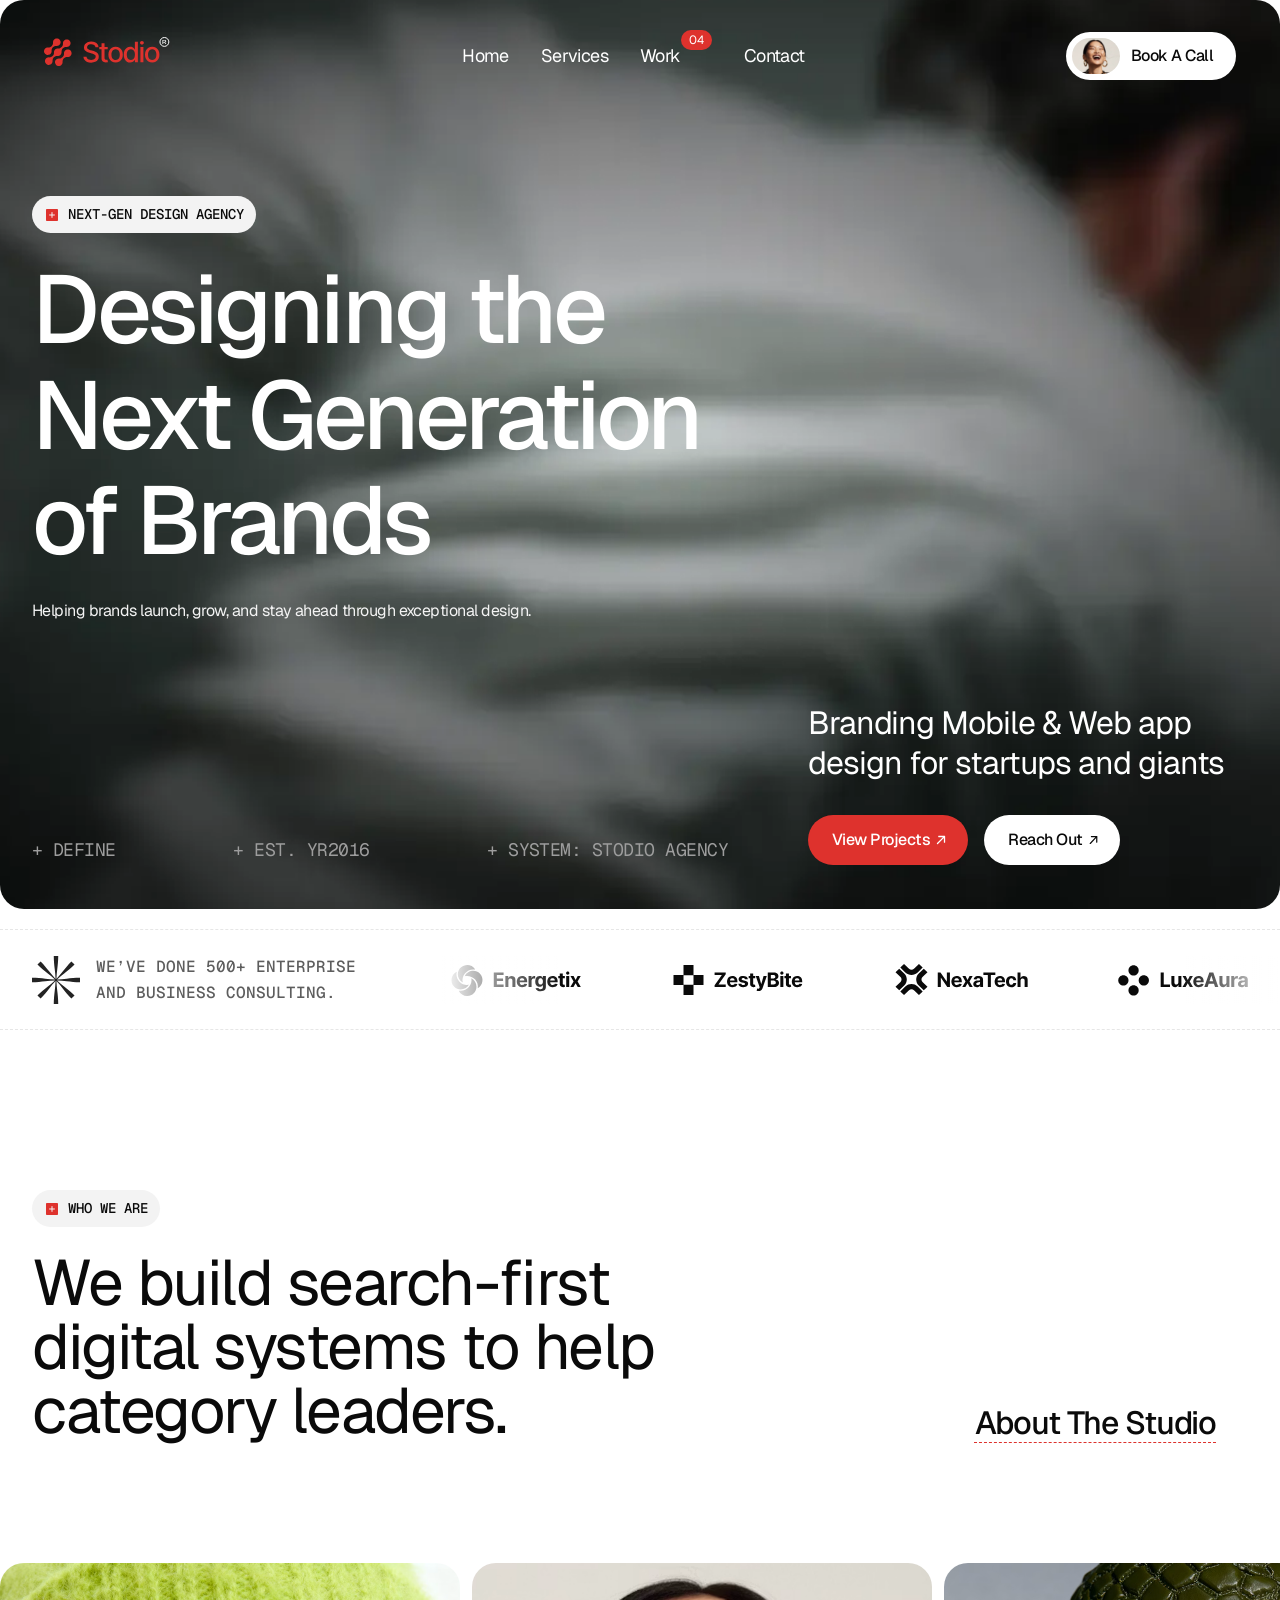
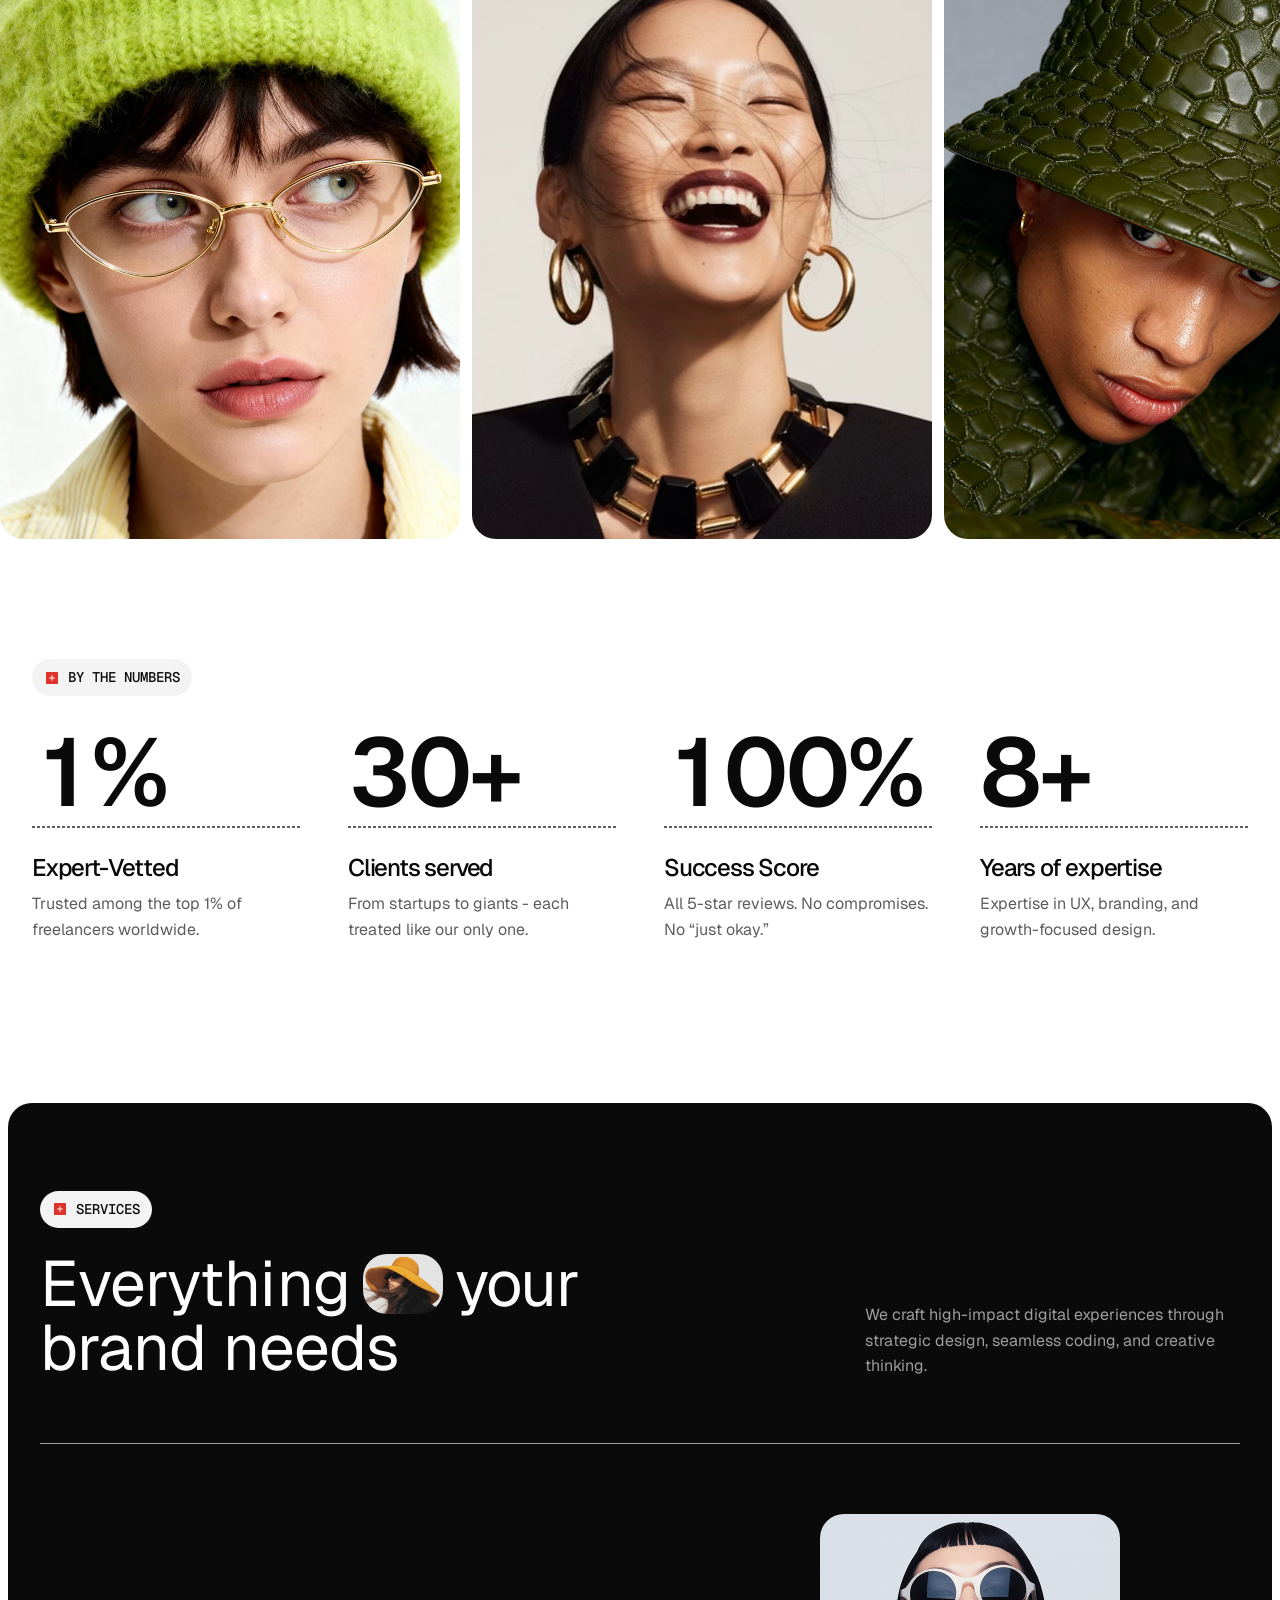
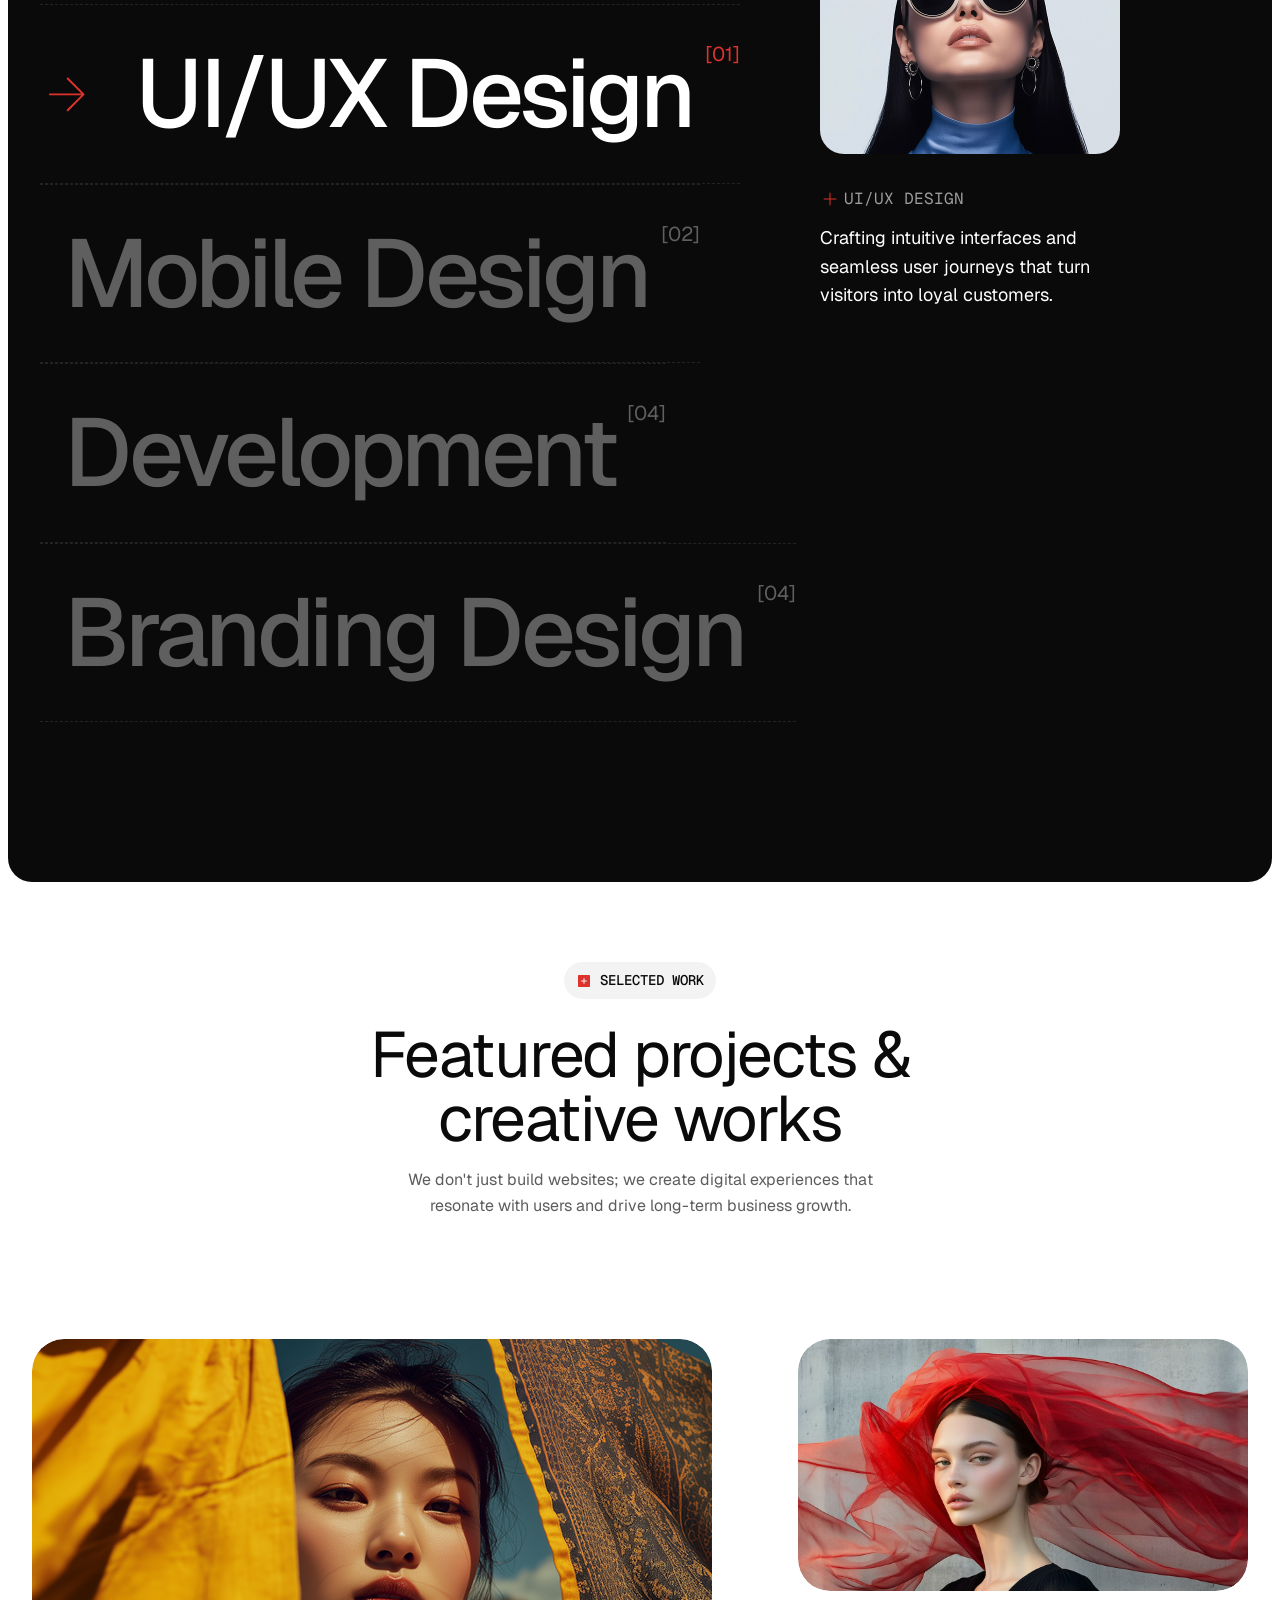
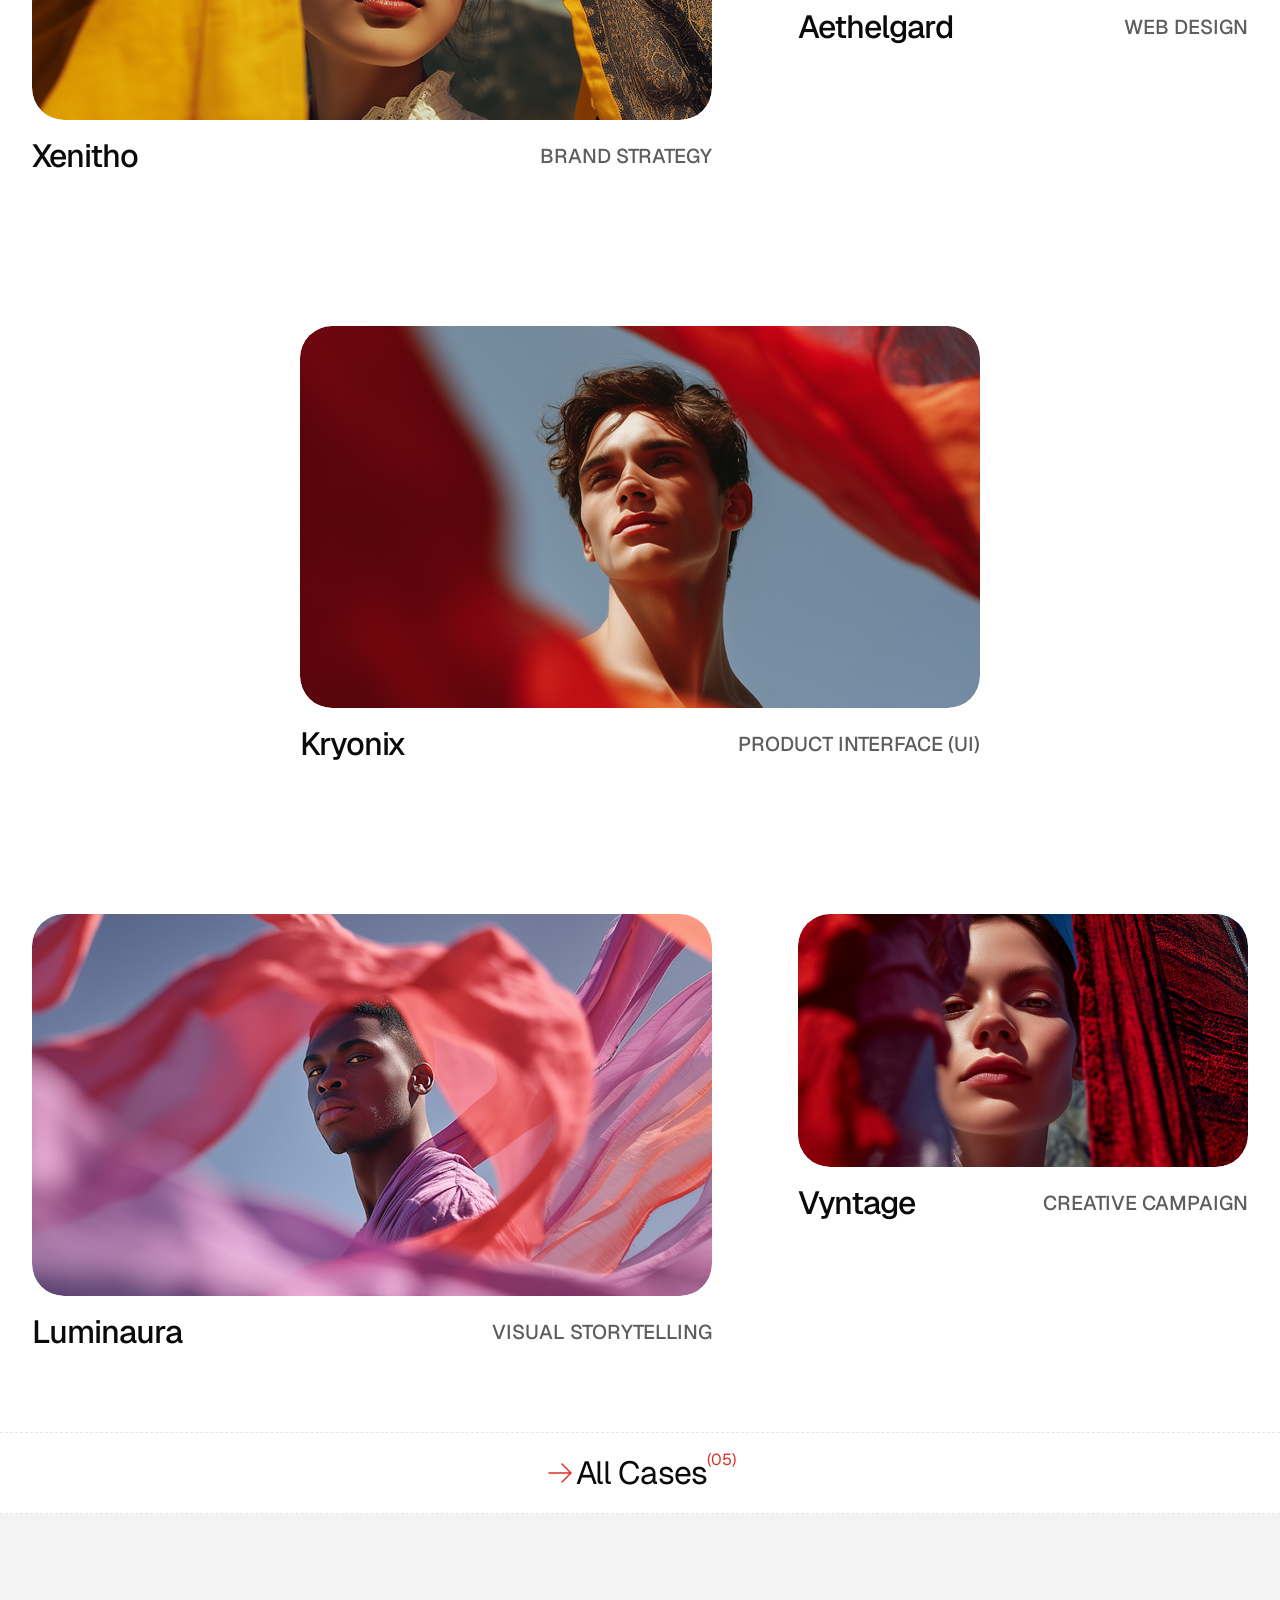
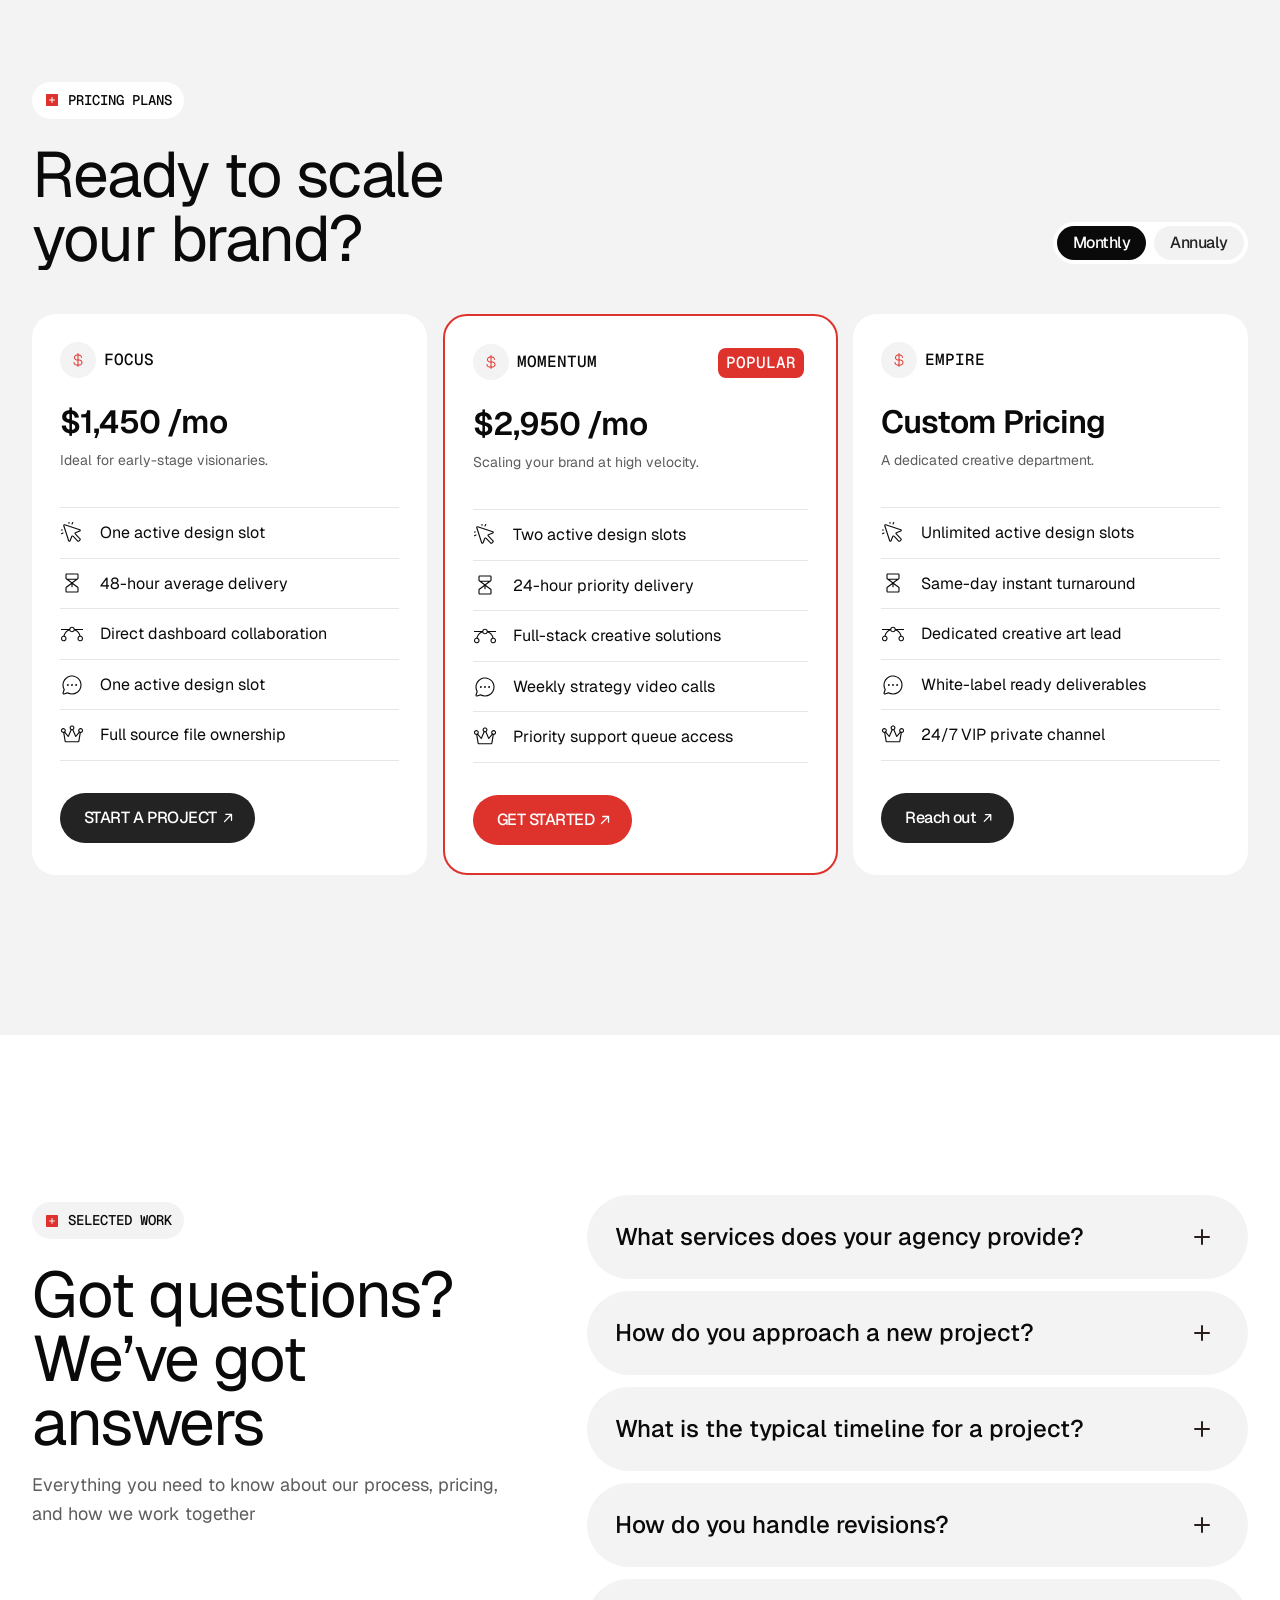
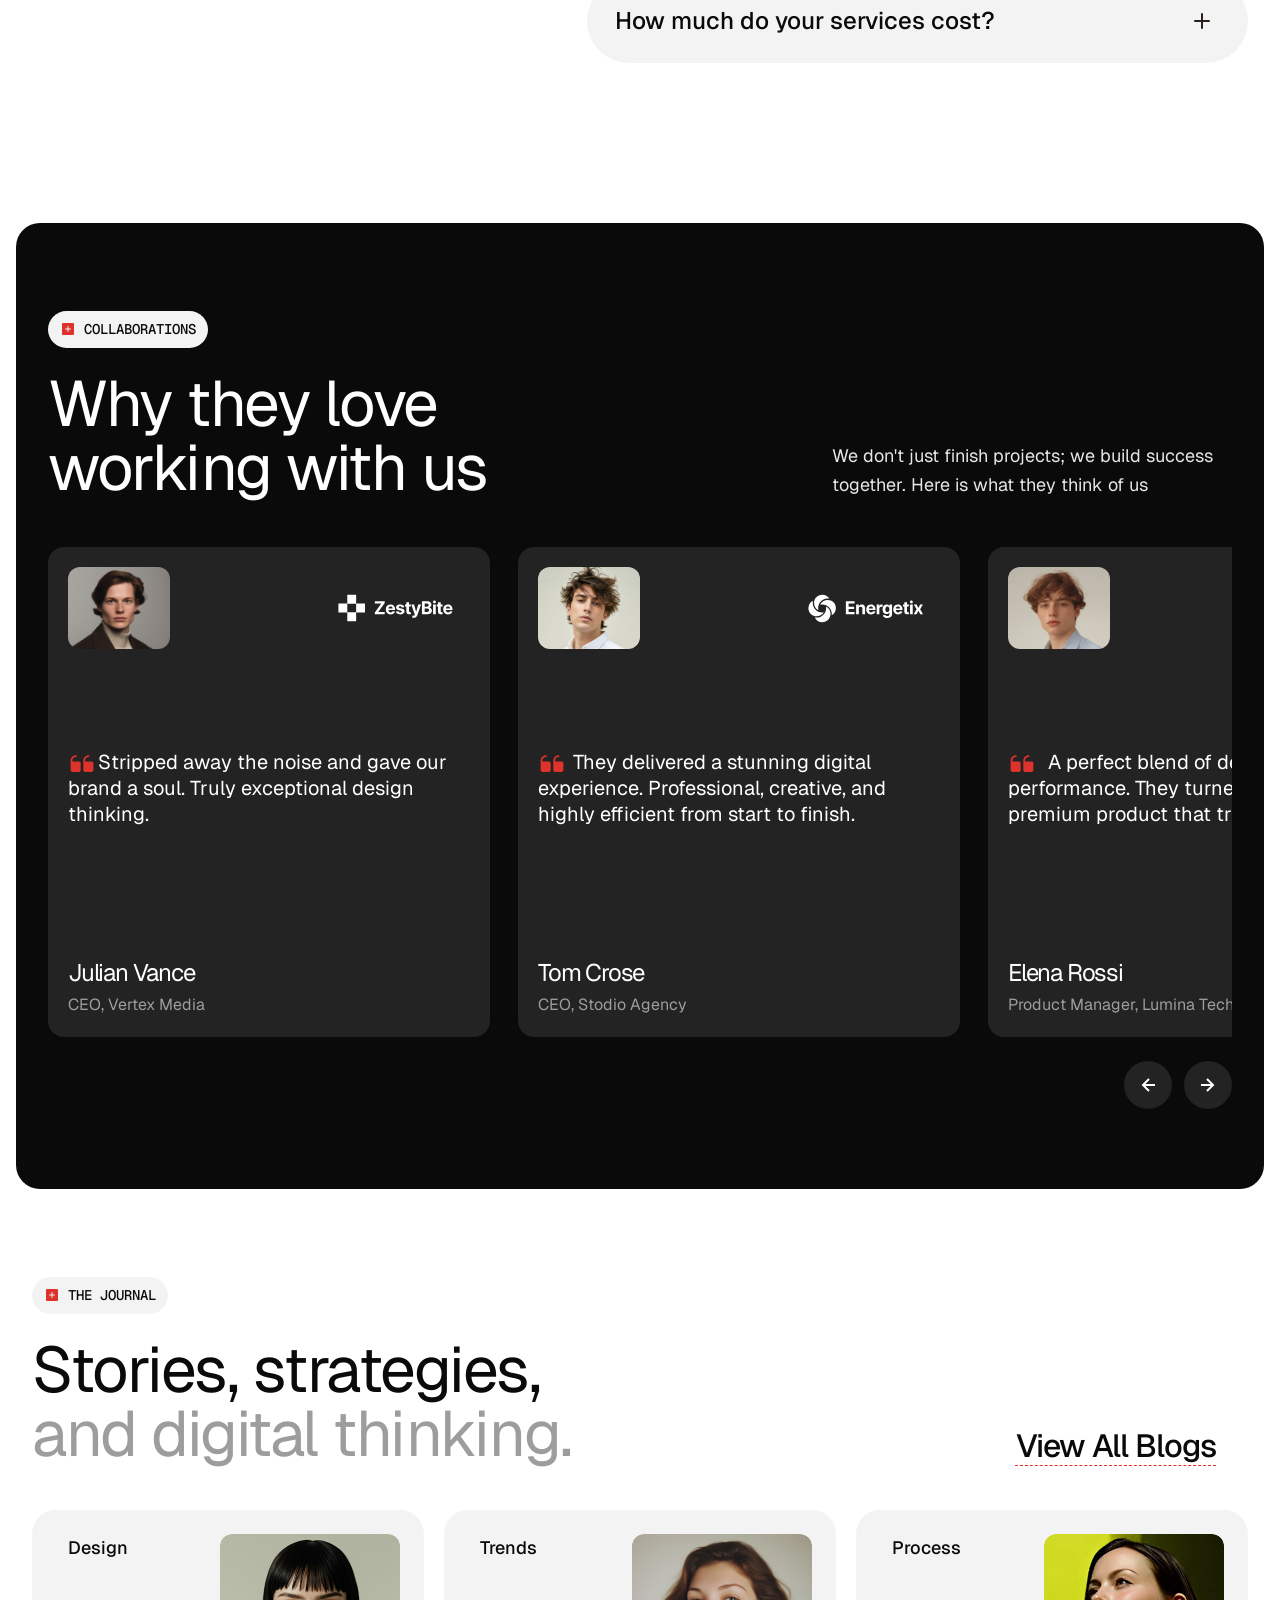
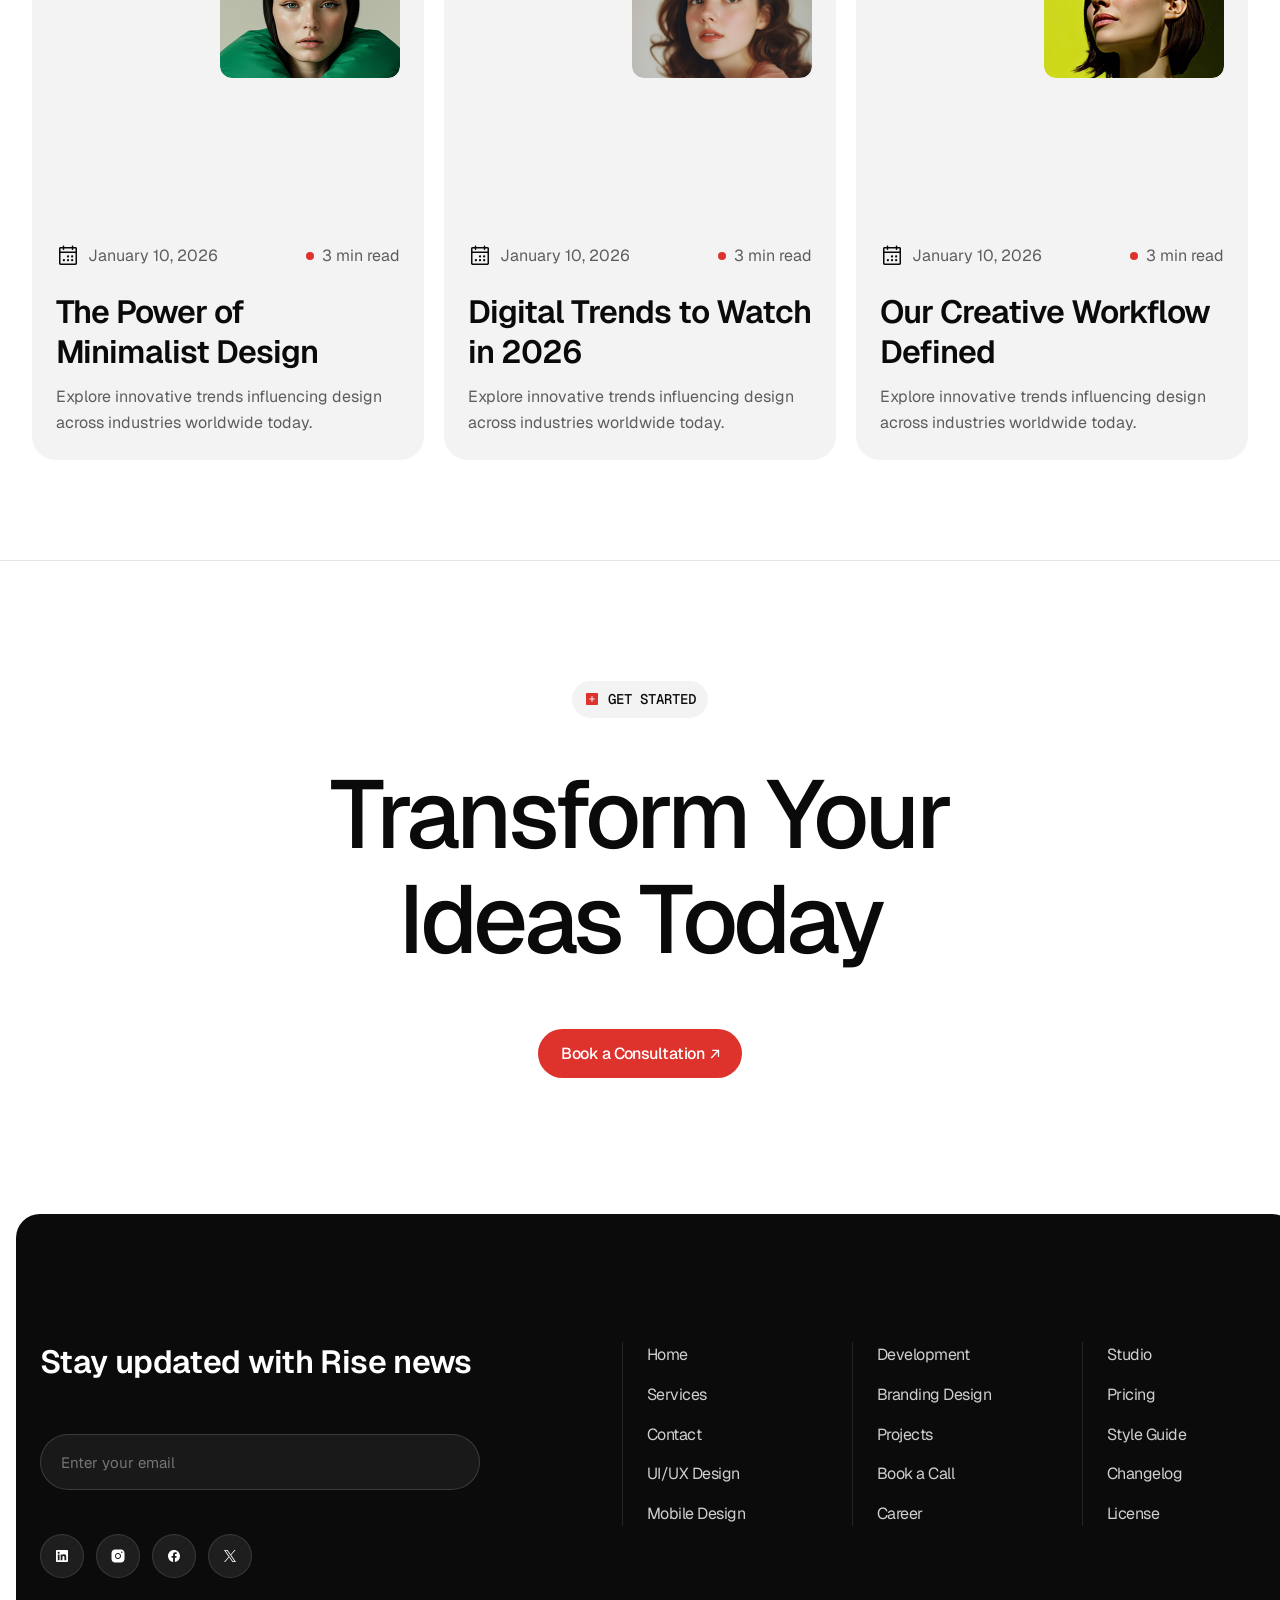
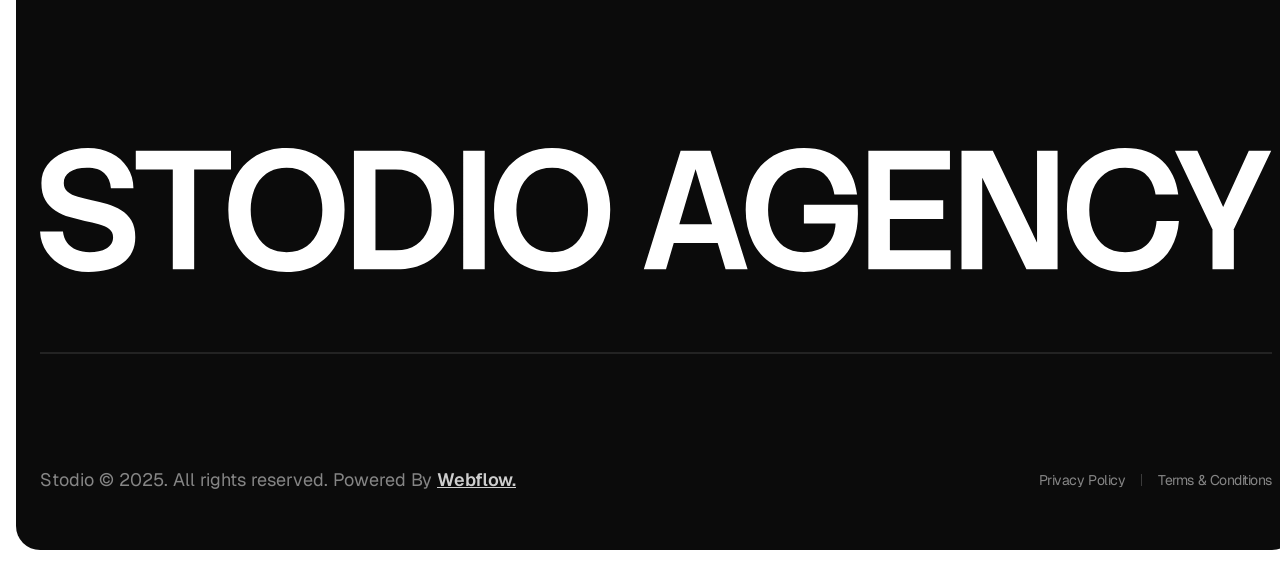
<file: index.html>
<!DOCTYPE html>
<!-- This site was created in Webflow. https://webflow.com --><!-- Last Published: Sat Aug 01 2026 07:18:25 GMT+0000 (Coordinated Universal Time) -->
<html data-wf-domain="stodio.webflow.io" data-wf-page="6964d4f6b5db71495b89341e" data-wf-site="6964d4f3b5db71495b89316b"
  lang="en" class=" w-mod-js">

<head>
  <meta charset="utf-8">
  <link href="https://cdn.prod.website-files.com" rel="preconnect" crossorigin="anonymous">
  <title>Stodio - Webflow HTML Website Template</title>
  <meta
    content="Stodio is a modern Webflow template for creative agencies and studios to showcase services, portfolio, and digital projects with a clean professional design."
    name="description">
  <meta content="Stodio - Webflow HTML Website Template" property="og:title">
  <meta
    content="Stodio is a modern Webflow template for creative agencies and studios to showcase services, portfolio, and digital projects with a clean professional design."
    property="og:description">
  <meta content="images/69940e393c551dbab88d03c2_OG%20Image%20%281%29.webp" property="og:image">
  <meta content="Stodio - Webflow HTML Website Template" name="twitter:title">
  <meta
    content="Stodio is a modern Webflow template for creative agencies and studios to showcase services, portfolio, and digital projects with a clean professional design."
    name="twitter:description">
  <meta content="images/69940e393c551dbab88d03c2_OG%20Image%20%281%29.webp" name="twitter:image">
  <meta property="og:type" content="website">
  <meta content="summary_large_image" name="twitter:card">
  <meta content="width=device-width, initial-scale=1" name="viewport">
  <meta content="Webflow" name="generator">
  <link href="css/stodio.webflow.shared.20af53cb0.min.css" rel="stylesheet" type="text/css" crossorigin="anonymous">
  <link href="css/stodio.webflow.6964d4f6b5db71495b89341e.0d344e1c8.opt.min.css" rel="stylesheet" type="text/css"
    crossorigin="anonymous">
  <style>
    @media (min-width:992px) {
      html.w-mod-js:not(.w-mod-ix) [data-w-id="15824122-529f-f63a-d301-f38edeb1eb07"] {
        -webkit-transform: translate3d(-32px, 0, 0) scale3d(1, 1, 1) rotateX(0) rotateY(0) rotateZ(0) skew(0, 0);
        -moz-transform: translate3d(-32px, 0, 0) scale3d(1, 1, 1) rotateX(0) rotateY(0) rotateZ(0) skew(0, 0);
        -ms-transform: translate3d(-32px, 0, 0) scale3d(1, 1, 1) rotateX(0) rotateY(0) rotateZ(0) skew(0, 0);
        transform: translate3d(-32px, 0, 0) scale3d(1, 1, 1) rotateX(0) rotateY(0) rotateZ(0) skew(0, 0);
      }

      html.w-mod-js:not(.w-mod-ix) [data-w-id="82d9d945-9332-06db-d375-9c6d8d437bb3"] {
        -webkit-transform: translate3d(-32px, 0, 0) scale3d(1, 1, 1) rotateX(0) rotateY(0) rotateZ(0) skew(0, 0);
        -moz-transform: translate3d(-32px, 0, 0) scale3d(1, 1, 1) rotateX(0) rotateY(0) rotateZ(0) skew(0, 0);
        -ms-transform: translate3d(-32px, 0, 0) scale3d(1, 1, 1) rotateX(0) rotateY(0) rotateZ(0) skew(0, 0);
        transform: translate3d(-32px, 0, 0) scale3d(1, 1, 1) rotateX(0) rotateY(0) rotateZ(0) skew(0, 0);
      }
    }

    @media (max-width:991px) and (min-width:768px) {
      html.w-mod-js:not(.w-mod-ix) [data-w-id="15824122-529f-f63a-d301-f38edeb1eb07"] {
        -webkit-transform: translate3d(-32px, 0, 0) scale3d(1, 1, 1) rotateX(0) rotateY(0) rotateZ(0) skew(0, 0);
        -moz-transform: translate3d(-32px, 0, 0) scale3d(1, 1, 1) rotateX(0) rotateY(0) rotateZ(0) skew(0, 0);
        -ms-transform: translate3d(-32px, 0, 0) scale3d(1, 1, 1) rotateX(0) rotateY(0) rotateZ(0) skew(0, 0);
        transform: translate3d(-32px, 0, 0) scale3d(1, 1, 1) rotateX(0) rotateY(0) rotateZ(0) skew(0, 0);
      }

      html.w-mod-js:not(.w-mod-ix) [data-w-id="82d9d945-9332-06db-d375-9c6d8d437bb3"] {
        -webkit-transform: translate3d(-32px, 0, 0) scale3d(1, 1, 1) rotateX(0) rotateY(0) rotateZ(0) skew(0, 0);
        -moz-transform: translate3d(-32px, 0, 0) scale3d(1, 1, 1) rotateX(0) rotateY(0) rotateZ(0) skew(0, 0);
        -ms-transform: translate3d(-32px, 0, 0) scale3d(1, 1, 1) rotateX(0) rotateY(0) rotateZ(0) skew(0, 0);
        transform: translate3d(-32px, 0, 0) scale3d(1, 1, 1) rotateX(0) rotateY(0) rotateZ(0) skew(0, 0);
      }
    }
  </style>
  <link href="https://fonts.googleapis.com" rel="preconnect">
  <link href="https://fonts.gstatic.com" rel="preconnect" crossorigin="anonymous">

  <script
    type="text/javascript">!function (o, c) { var n = c.documentElement, t = " w-mod-"; n.className += t + "js", ("ontouchstart" in o || o.DocumentTouch && c instanceof DocumentTouch) && (n.className += t + "touch") }(window, document);</script>
  <link href="images/699465fe4a4df88051bc58e1_favicon.png" rel="shortcut icon" type="image/x-icon">
  <link href="images/699465dec15e389ac95ebc14_Favicon%20Big.png" rel="apple-touch-icon">
  <link rel="stylesheet" href="css/lenis.css">
</head>

<body>
  <div class="page-wrapper">
    <div id="navbar-placeholder"></div>
    <section class="hero-section"><img
          src="images/6975e36a8a30f0a7e0566c11_361e726fd938d09f3e2a5ee813d50b0c_Hero%20Bg%20image.webp" loading="lazy"
          style="-webkit-transform:translate3d(0, 0, 0) scale3d(1.4, 1.4, 1) rotateX(0) rotateY(0) rotateZ(0) skew(0, 0);-moz-transform:translate3d(0, 0, 0) scale3d(1.4, 1.4, 1) rotateX(0) rotateY(0) rotateZ(0) skew(0, 0);-ms-transform:translate3d(0, 0, 0) scale3d(1.4, 1.4, 1) rotateX(0) rotateY(0) rotateZ(0) skew(0, 0);transform:translate3d(0, 0, 0) scale3d(1.4, 1.4, 1) rotateX(0) rotateY(0) rotateZ(0) skew(0, 0)"
          sizes="(max-width: 5632px) 100vw, 5632px" alt="Hero BG Image"
          srcset="images/6975e36a8a30f0a7e0566c11_361e726fd938d09f3e2a5ee813d50b0c_Hero%20Bg%20image-p-500.webp 500w, images/6975e36a8a30f0a7e0566c11_361e726fd938d09f3e2a5ee813d50b0c_Hero%20Bg%20image-p-800.webp 800w, images/6975e36a8a30f0a7e0566c11_361e726fd938d09f3e2a5ee813d50b0c_Hero%20Bg%20image-p-1080.webp 1080w, images/6975e36a8a30f0a7e0566c11_361e726fd938d09f3e2a5ee813d50b0c_Hero%20Bg%20image-p-1600.webp 1600w, images/6975e36a8a30f0a7e0566c11_361e726fd938d09f3e2a5ee813d50b0c_Hero%20Bg%20image-p-2000.webp 2000w, images/6975e36a8a30f0a7e0566c11_361e726fd938d09f3e2a5ee813d50b0c_Hero%20Bg%20image-p-2600.webp 2600w, images/6975e36a8a30f0a7e0566c11_361e726fd938d09f3e2a5ee813d50b0c_Hero%20Bg%20image-p-3200.webp 3200w, images/6975e36a8a30f0a7e0566c11_361e726fd938d09f3e2a5ee813d50b0c_Hero%20Bg%20image.webp 5632w"
          class="hero-bg">
        <div class="hero-main-wrapper">
          <div class="container hero">
            <div class="hero-content-block">
              <div data-w-id="5e535bc5-b82b-be14-7236-44547ebd9ee9"
                style="filter:blur(5px);-webkit-transform:translate3d(0, 50px, 0) scale3d(1, 1, 1) rotateX(0) rotateY(0) rotateZ(0) skew(0, 0);-moz-transform:translate3d(0, 50px, 0) scale3d(1, 1, 1) rotateX(0) rotateY(0) rotateZ(0) skew(0, 0);-ms-transform:translate3d(0, 50px, 0) scale3d(1, 1, 1) rotateX(0) rotateY(0) rotateZ(0) skew(0, 0);transform:translate3d(0, 50px, 0) scale3d(1, 1, 1) rotateX(0) rotateY(0) rotateZ(0) skew(0, 0);opacity:0"
                class="tag-block">
                <div data-wf--tag--variant="base" data-w-id="94cb8c33-12b9-d1f2-1e80-970911b7cede" class="tag-wrapper">
                  <div class="tag-icon w-embed"><svg width="100%" height="100%" viewBox="0 0 20 20" fill="none"
                      xmlns="http://www.w3.org/2000/svg">
                      <path
                        d="M16.25 2.5H3.75C3.41848 2.5 3.10054 2.6317 2.86612 2.86612C2.6317 3.10054 2.5 3.41848 2.5 3.75V16.25C2.5 16.5815 2.6317 16.8995 2.86612 17.1339C3.10054 17.3683 3.41848 17.5 3.75 17.5H16.25C16.5815 17.5 16.8995 17.3683 17.1339 17.1339C17.3683 16.8995 17.5 16.5815 17.5 16.25V3.75C17.5 3.41848 17.3683 3.10054 17.1339 2.86612C16.8995 2.6317 16.5815 2.5 16.25 2.5ZM13.125 10.625H10.625V13.125C10.625 13.2908 10.5592 13.4497 10.4419 13.5669C10.3247 13.6842 10.1658 13.75 10 13.75C9.83424 13.75 9.67527 13.6842 9.55806 13.5669C9.44085 13.4497 9.375 13.2908 9.375 13.125V10.625H6.875C6.70924 10.625 6.55027 10.5592 6.43306 10.4419C6.31585 10.3247 6.25 10.1658 6.25 10C6.25 9.83424 6.31585 9.67527 6.43306 9.55806C6.55027 9.44085 6.70924 9.375 6.875 9.375H9.375V6.875C9.375 6.70924 9.44085 6.55027 9.55806 6.43306C9.67527 6.31585 9.83424 6.25 10 6.25C10.1658 6.25 10.3247 6.31585 10.4419 6.43306C10.5592 6.55027 10.625 6.70924 10.625 6.875V9.375H13.125C13.2908 9.375 13.4497 9.44085 13.5669 9.55806C13.6842 9.67527 13.75 9.83424 13.75 10C13.75 10.1658 13.6842 10.3247 13.5669 10.4419C13.4497 10.5592 13.2908 10.625 13.125 10.625Z"
                        fill="#DE322D"></path>
                    </svg></div>
                  <div>Next-Gen Design Agency</div>
                </div>
              </div>
              <div class="hero-title-block home">
                <div class="title-single-block">
                  <h1 data-w-id="d613e280-346b-44f8-0505-7c7e59d6018a"
                    style="filter:blur(5px);-webkit-transform:translate3d(0, 50px, 0) scale3d(1, 1, 1) rotateX(0) rotateY(0) rotateZ(0) skew(0, 0);-moz-transform:translate3d(0, 50px, 0) scale3d(1, 1, 1) rotateX(0) rotateY(0) rotateZ(0) skew(0, 0);-ms-transform:translate3d(0, 50px, 0) scale3d(1, 1, 1) rotateX(0) rotateY(0) rotateZ(0) skew(0, 0);transform:translate3d(0, 50px, 0) scale3d(1, 1, 1) rotateX(0) rotateY(0) rotateZ(0) skew(0, 0);opacity:0"
                    class="heaidng-style-01">Designing the Next Generation of Brands</h1>
                </div>
                <div data-w-id="1f025c0e-7cba-d7ef-4f43-6423ea5b1a30"
                  style="filter:blur(5px);-webkit-transform:translate3d(0, 50px, 0) scale3d(1, 1, 1) rotateX(0) rotateY(0) rotateZ(0) skew(0, 0);-moz-transform:translate3d(0, 50px, 0) scale3d(1, 1, 1) rotateX(0) rotateY(0) rotateZ(0) skew(0, 0);-ms-transform:translate3d(0, 50px, 0) scale3d(1, 1, 1) rotateX(0) rotateY(0) rotateZ(0) skew(0, 0);transform:translate3d(0, 50px, 0) scale3d(1, 1, 1) rotateX(0) rotateY(0) rotateZ(0) skew(0, 0);opacity:0"
                  class="hero-subtext">Helping brands launch, grow, and stay ahead through exceptional design.</div>
              </div>
              <div class="hero-content-wrapper home">
                <div data-w-id="36c84c2c-1d2b-6ff3-d22f-cefbb6b12623"
                  style="filter:blur(5px);-webkit-transform:translate3d(0, 50px, 0) scale3d(1, 1, 1) rotateX(0) rotateY(0) rotateZ(0) skew(0, 0);-moz-transform:translate3d(0, 50px, 0) scale3d(1, 1, 1) rotateX(0) rotateY(0) rotateZ(0) skew(0, 0);-ms-transform:translate3d(0, 50px, 0) scale3d(1, 1, 1) rotateX(0) rotateY(0) rotateZ(0) skew(0, 0);transform:translate3d(0, 50px, 0) scale3d(1, 1, 1) rotateX(0) rotateY(0) rotateZ(0) skew(0, 0);opacity:0"
                  class="hero-tag-wrapper">
                  <div class="text-l"><span class="inner-text">+</span> Define</div>
                  <div class="text-l"><span class="inner-text">+ </span>est. YR2016</div>
                  <div id="w-node-f63131e7-9c11-cd07-7294-5c4296a3abfc-5b89341e" class="text-l"><span
                      class="inner-text">+</span> system: STODIO AGENCY</div>
                </div>
                <div data-w-id="e12c810c-72e1-d77f-c047-0246fd1ad8c2"
                  style="filter:blur(5px);-webkit-transform:translate3d(0, 50px, 0) scale3d(1, 1, 1) rotateX(0) rotateY(0) rotateZ(0) skew(0, 0);-moz-transform:translate3d(0, 50px, 0) scale3d(1, 1, 1) rotateX(0) rotateY(0) rotateZ(0) skew(0, 0);-ms-transform:translate3d(0, 50px, 0) scale3d(1, 1, 1) rotateX(0) rotateY(0) rotateZ(0) skew(0, 0);transform:translate3d(0, 50px, 0) scale3d(1, 1, 1) rotateX(0) rotateY(0) rotateZ(0) skew(0, 0);opacity:0"
                  class="hero-intro-block home">
                  <h2 class="heading-style-04 is-none">Branding Mobile &amp; Web app design for startups and giants</h2>
                  <div class="button-wrapper hero"><a href="/projects" button="" data-wf--button--variant="v2"
                      data-w-id="877971b2-5444-b241-dcab-a427d085286b"
                      class="button w-variant-6ef09bf5-f56d-1326-4986-0831def13907 w-inline-block">
                      <div class="button-content-block">
                        <div class="button-inner">
                          <div class="button-text-wrapper">
                            <div button-text="" class="button-text">View Projects</div>
                          </div>
                          <div class="button-icon-wrapper"><img
                              src="images/697610b7c9049169d427601a_Button%20Icon%20White.svg" loading="lazy" alt=""
                              class="button-icon"></div>
                        </div>
                        <div class="button-inner absolute">
                          <div class="button-text-wrapper">
                            <div button-text="" class="button-text v2-3">View Projects</div>
                          </div>
                          <div class="button-icon-wrapper v2-4"><img
                              src="images/697610b7c9049169d427601a_Button%20Icon%20White.svg" loading="lazy" alt=""
                              class="button-icon"></div>
                        </div>
                      </div>
                    </a><a href="/contact" button="" data-wf--button--variant="base"
                      data-w-id="877971b2-5444-b241-dcab-a427d085286b" class="button w-inline-block">
                      <div class="button-content-block">
                        <div class="button-inner">
                          <div class="button-text-wrapper">
                            <div button-text="" class="button-text">Reach Out</div>
                          </div>
                          <div class="button-icon-wrapper"><img
                              src="images/697610b6b7586765c4c5c01e_Button%20Iconm%2001.svg" loading="lazy" alt=""
                              class="button-icon"></div>
                        </div>
                        <div class="button-inner absolute">
                          <div class="button-text-wrapper">
                            <div button-text="" class="button-text v2-3">Reach Out</div>
                          </div>
                          <div class="button-icon-wrapper v2-4"><img
                              src="images/697610b6b7586765c4c5c01e_Button%20Iconm%2001.svg" loading="lazy" alt=""
                              class="button-icon"></div>
                        </div>
                      </div>
                    </a></div>
                </div>
              </div>
            </div>
          </div>
        </div>
      </section>
    </div>
    <section class="marquee-section">
      <div class="marquee-content">
        <div data-w-id="e612244f-32fa-170f-22ac-e4a5a4ac4645" style="opacity:0" class="marquee-intro">
          <div data-w-id="62a9599f-641f-ae33-656f-2304362d2769"
            style="-webkit-transform:translate3d(0, 0, 0) scale3d(1, 1, 1) rotateX(0) rotateY(0) rotateZ(0deg) skew(0, 0);-moz-transform:translate3d(0, 0, 0) scale3d(1, 1, 1) rotateX(0) rotateY(0) rotateZ(0deg) skew(0, 0);-ms-transform:translate3d(0, 0, 0) scale3d(1, 1, 1) rotateX(0) rotateY(0) rotateZ(0deg) skew(0, 0);transform:translate3d(0, 0, 0) scale3d(1, 1, 1) rotateX(0) rotateY(0) rotateZ(0deg) skew(0, 0)"
            class="marquee-icon w-embed"><svg width="100%" height="100%" viewBox="0 0 48 48" fill="none"
              xmlns="http://www.w3.org/2000/svg">
              <g clip-path="url(#clip0_114_955)">
                <path
                  d="M22.7428 13.2871C22.2703 9.23848 21.7715 4.96373 21.7715 0H26.2285C26.2285 4.90798 25.7321 9.17729 25.2602 13.2305C24.8759 16.5336 24.5082 19.6932 24.4399 22.938C26.6779 20.6036 28.6356 18.1284 30.6864 15.5356C33.2149 12.3388 35.8852 8.96334 39.3948 5.45357L42.5465 8.60525C39.076 12.0757 35.7056 14.7433 32.5061 17.2759L32.5031 17.2782C29.8969 19.3414 27.4038 21.3149 25.062 23.5601C28.2948 23.4918 31.4293 23.126 34.7126 22.7429C38.7613 22.2703 43.0363 21.7715 48 21.7715V26.2285C43.0922 26.2285 38.8229 25.7318 34.7699 25.2602L34.7669 25.26C31.4645 24.8758 28.3058 24.5083 25.062 24.4399C27.3948 26.6762 29.8687 28.6331 32.4599 30.6824L32.464 30.6859C35.6609 33.2147 39.0365 35.8847 42.5465 39.3948L39.3948 42.5465C35.9243 39.0761 33.2568 35.706 30.7246 32.5067L30.7186 32.4984L30.7135 32.4918C28.653 29.8897 26.6819 27.4006 24.4399 25.062C24.5082 28.3068 24.8759 31.4664 25.2602 34.7695C25.7321 38.8228 26.2285 43.092 26.2285 48H21.7715C21.7715 43.0363 22.2703 38.7616 22.7428 34.7129L22.7437 34.7063C23.1264 31.4252 23.4918 28.2926 23.5601 25.062C21.3181 27.4006 19.347 29.8897 17.2865 32.4918L17.2814 32.4984L17.2754 32.5067C14.7432 35.706 12.0757 39.0761 8.60525 42.5465L5.45357 39.3948C8.96351 35.8847 12.3391 33.2147 15.536 30.6859L15.5401 30.6824C18.1313 28.6331 20.6052 26.6762 22.938 24.4399C19.6932 24.5084 16.5335 24.876 13.2301 25.2602C9.17712 25.7318 4.90781 26.2285 0 26.2285V21.7715C4.96373 21.7715 9.23873 22.2703 13.2874 22.7429C16.5707 23.126 19.7052 23.4918 22.938 23.5601C20.5952 21.314 18.1012 19.3399 15.4939 17.2759C12.2944 14.7433 8.92399 12.0757 5.45357 8.60525L8.60525 5.45357C12.1148 8.96334 14.7851 12.3388 17.3136 15.5356C19.3644 18.1283 21.3221 20.6035 23.5601 22.9378C23.4918 19.7072 23.1264 16.5748 22.7437 13.2937L22.7428 13.2871Z"
                  fill="#232323"></path>
              </g>
              <defs>
                <clipPath id="clip0_114_955">
                  <rect width="48" height="48" fill="white"></rect>
                </clipPath>
              </defs>
            </svg></div>
          <div class="marquee-intro-text">We’ve done 500+ enterprise and business consulting.</div>
        </div>
        <div class="marquee-logo-block">
          <div class="logo-container">
            <div class="logos-row"><img loading="eager" src="images/6976ed1831883777db002701_Logo%202.svg" alt=""
                class="marquee-logo"><img loading="eager" src="images/6976ed1806fdd4b224aaefd3_Logo%203.svg" alt=""
                class="marquee-logo"><img loading="eager" src="images/6976ed18c4f6f1932bf4e3f0_Logo%205.svg" alt=""
                class="marquee-logo"><img loading="eager" src="images/6976ed18555e69b5e840b27b_Logo%206.svg" alt=""
                class="marquee-logo"><img loading="eager" src="images/6976ed18a82e8e9527ae5604_Logo%207.svg" alt=""
                class="marquee-logo"></div>
            <div class="logos-row"><img loading="eager" src="images/6976ed1831883777db002701_Logo%202.svg" alt=""
                class="marquee-logo"><img loading="eager" src="images/6976ed1806fdd4b224aaefd3_Logo%203.svg" alt=""
                class="marquee-logo"><img loading="eager" src="images/6976ed18c4f6f1932bf4e3f0_Logo%205.svg" alt=""
                class="marquee-logo"><img loading="eager" src="images/6976ed18555e69b5e840b27b_Logo%206.svg" alt=""
                class="marquee-logo"><img loading="eager" src="images/6976ed18a82e8e9527ae5604_Logo%207.svg" alt=""
                class="marquee-logo"></div>
            <div class="logos-row"><img loading="eager" src="images/6976ed1831883777db002701_Logo%202.svg" alt=""
                class="marquee-logo"><img loading="eager" src="images/6976ed1806fdd4b224aaefd3_Logo%203.svg" alt=""
                class="marquee-logo"><img loading="eager" src="images/6976ed18c4f6f1932bf4e3f0_Logo%205.svg" alt=""
                class="marquee-logo"><img loading="eager" src="images/6976ed18555e69b5e840b27b_Logo%206.svg" alt=""
                class="marquee-logo"><img loading="eager" src="images/6976ed18a82e8e9527ae5604_Logo%207.svg" alt=""
                class="marquee-logo"></div>
            <div class="logos-gradient is-right"></div>
            <div class="logos-gradient"></div>
          </div>
        </div>
      </div>
    </section>
    <section class="gallery-section">
      <div class="container">
        <div class="gallery-block">
          <div class="gallery-title-block">
            <div class="gallery-title-left-item about">
              <div data-wf--tag--variant="base" data-w-id="94cb8c33-12b9-d1f2-1e80-970911b7cede" class="tag-wrapper">
                <div class="tag-icon w-embed"><svg width="100%" height="100%" viewBox="0 0 20 20" fill="none"
                    xmlns="http://www.w3.org/2000/svg">
                    <path
                      d="M16.25 2.5H3.75C3.41848 2.5 3.10054 2.6317 2.86612 2.86612C2.6317 3.10054 2.5 3.41848 2.5 3.75V16.25C2.5 16.5815 2.6317 16.8995 2.86612 17.1339C3.10054 17.3683 3.41848 17.5 3.75 17.5H16.25C16.5815 17.5 16.8995 17.3683 17.1339 17.1339C17.3683 16.8995 17.5 16.5815 17.5 16.25V3.75C17.5 3.41848 17.3683 3.10054 17.1339 2.86612C16.8995 2.6317 16.5815 2.5 16.25 2.5ZM13.125 10.625H10.625V13.125C10.625 13.2908 10.5592 13.4497 10.4419 13.5669C10.3247 13.6842 10.1658 13.75 10 13.75C9.83424 13.75 9.67527 13.6842 9.55806 13.5669C9.44085 13.4497 9.375 13.2908 9.375 13.125V10.625H6.875C6.70924 10.625 6.55027 10.5592 6.43306 10.4419C6.31585 10.3247 6.25 10.1658 6.25 10C6.25 9.83424 6.31585 9.67527 6.43306 9.55806C6.55027 9.44085 6.70924 9.375 6.875 9.375H9.375V6.875C9.375 6.70924 9.44085 6.55027 9.55806 6.43306C9.67527 6.31585 9.83424 6.25 10 6.25C10.1658 6.25 10.3247 6.31585 10.4419 6.43306C10.5592 6.55027 10.625 6.70924 10.625 6.875V9.375H13.125C13.2908 9.375 13.4497 9.44085 13.5669 9.55806C13.6842 9.67527 13.75 9.83424 13.75 10C13.75 10.1658 13.6842 10.3247 13.5669 10.4419C13.4497 10.5592 13.2908 10.625 13.125 10.625Z"
                      fill="#DE322D"></path>
                  </svg></div>
                <div>Who we are</div>
              </div>
              <h2 data-w-id="79a8e3e3-d82e-4f85-6a32-94d299362568"
                style="filter:blur(5px);-webkit-transform:translate3d(0, 50px, 0) scale3d(1, 1, 1) rotateX(0) rotateY(0) rotateZ(0) skew(0, 0);-moz-transform:translate3d(0, 50px, 0) scale3d(1, 1, 1) rotateX(0) rotateY(0) rotateZ(0) skew(0, 0);-ms-transform:translate3d(0, 50px, 0) scale3d(1, 1, 1) rotateX(0) rotateY(0) rotateZ(0) skew(0, 0);transform:translate3d(0, 50px, 0) scale3d(1, 1, 1) rotateX(0) rotateY(0) rotateZ(0) skew(0, 0);opacity:0"
                class="heading-style-02 gap-24">We build search-first digital systems to help category leaders.</h2>
            </div>
            <div class="section-title-right"><a data-w-id="15824122-529f-f63a-d301-f38edeb1eb07" href="/about"
                class="view-all-button w-inline-block">
                <div class="view-all-icon w-embed"><svg width="100%" height="100%" viewBox="0 0 32 32" fill="none"
                    xmlns="http://www.w3.org/2000/svg">
                    <path
                      d="M27.53 16.5298L18.53 25.5298C18.3878 25.6623 18.1998 25.7344 18.0055 25.731C17.8112 25.7276 17.6258 25.6489 17.4884 25.5115C17.351 25.3741 17.2723 25.1887 17.2688 24.9944C17.2654 24.8001 17.3375 24.612 17.47 24.4698L25.1887 16.7498H5C4.80109 16.7498 4.61032 16.6708 4.46967 16.5302C4.32902 16.3895 4.25 16.1988 4.25 15.9998C4.25 15.8009 4.32902 15.6102 4.46967 15.4695C4.61032 15.3289 4.80109 15.2498 5 15.2498H25.1887L17.47 7.52985C17.3375 7.38767 17.2654 7.19962 17.2688 7.00532C17.2723 6.81102 17.351 6.62564 17.4884 6.48822C17.6258 6.35081 17.8112 6.2721 18.0055 6.26867C18.1998 6.26524 18.3878 6.33737 18.53 6.46985L27.53 15.4698C27.6705 15.6105 27.7493 15.8011 27.7493 15.9998C27.7493 16.1986 27.6705 16.3892 27.53 16.5298Z"
                      fill="currentcolor"></path>
                  </svg></div>
                <div class="heading-style-04 view-all-text">About The Studio</div>
              </a></div>
          </div>
        </div>
      </div>
      <div class="gallery-item-block">
        <div class="gallery-list-wrapper">
          <div class="gallery-list-container">
            <div class="gallery-image-list">
              <div id="w-node-_38e6b830-2aa2-2a0c-e33e-d87a3ed82ad7-5b89341e" class="image-wrapper"><img
                  sizes="(max-width: 920px) 100vw, 920px"
                  srcset="images/6977080922893ca4123b196c_13b37b85b2d2fd4005c8fef389280aa0_looping-image4-p-500.png 500w, images/6977080922893ca4123b196c_13b37b85b2d2fd4005c8fef389280aa0_looping-image4-p-800.png 800w, images/6977080922893ca4123b196c_13b37b85b2d2fd4005c8fef389280aa0_looping-image4.png 920w"
                  alt="Gallery Showcase Image"
                  src="images/6977080922893ca4123b196c_13b37b85b2d2fd4005c8fef389280aa0_looping-image4.png"
                  loading="lazy" class="gallery-image"></div>
              <div id="w-node-_38e6b830-2aa2-2a0c-e33e-d87a3ed82ad9-5b89341e" class="image-wrapper"><img
                  sizes="(max-width: 920px) 100vw, 920px"
                  srcset="images/6977080922893ca4123b194a_f9bbfbd518f47893ca85f1f58c363b34_looping-image2-p-500.png 500w, images/6977080922893ca4123b194a_f9bbfbd518f47893ca85f1f58c363b34_looping-image2-p-800.png 800w, images/6977080922893ca4123b194a_f9bbfbd518f47893ca85f1f58c363b34_looping-image2.png 920w"
                  alt="Gallery showcase Image"
                  src="images/6977080922893ca4123b194a_f9bbfbd518f47893ca85f1f58c363b34_looping-image2.png"
                  loading="lazy" class="gallery-image"></div>
              <div id="w-node-_38e6b830-2aa2-2a0c-e33e-d87a3ed82adb-5b89341e" class="image-wrapper"><img
                  sizes="(max-width: 920px) 100vw, 920px"
                  srcset="images/6977080922893ca4123b195b_c2d87a46c4e49a143cb8346708401aab_looping-image3-p-500.png 500w, images/6977080922893ca4123b195b_c2d87a46c4e49a143cb8346708401aab_looping-image3-p-800.png 800w, images/6977080922893ca4123b195b_c2d87a46c4e49a143cb8346708401aab_looping-image3.png 920w"
                  alt="" src="images/6977080922893ca4123b195b_c2d87a46c4e49a143cb8346708401aab_looping-image3.png"
                  loading="lazy" class="gallery-image"></div>
              <div id="w-node-_38e6b830-2aa2-2a0c-e33e-d87a3ed82add-5b89341e" class="image-wrapper"><img
                  sizes="(max-width: 920px) 100vw, 920px"
                  srcset="images/6977080922893ca4123b197d_2102e6f76aba1bf7c57f1c50fc2f6f5b_looping-image1-p-500.png 500w, images/6977080922893ca4123b197d_2102e6f76aba1bf7c57f1c50fc2f6f5b_looping-image1-p-800.png 800w, images/6977080922893ca4123b197d_2102e6f76aba1bf7c57f1c50fc2f6f5b_looping-image1.png 920w"
                  alt="" src="images/6977080922893ca4123b197d_2102e6f76aba1bf7c57f1c50fc2f6f5b_looping-image1.png"
                  loading="lazy" class="gallery-image"></div>
            </div>
            <div class="gallery-image-list">
              <div id="w-node-_38e6b830-2aa2-2a0c-e33e-d87a3ed82ae0-5b89341e" class="image-wrapper"><img
                  sizes="(max-width: 920px) 100vw, 920px"
                  srcset="images/6977080922893ca4123b196c_13b37b85b2d2fd4005c8fef389280aa0_looping-image4-p-500.png 500w, images/6977080922893ca4123b196c_13b37b85b2d2fd4005c8fef389280aa0_looping-image4-p-800.png 800w, images/6977080922893ca4123b196c_13b37b85b2d2fd4005c8fef389280aa0_looping-image4.png 920w"
                  alt="" src="images/6977080922893ca4123b196c_13b37b85b2d2fd4005c8fef389280aa0_looping-image4.png"
                  loading="lazy" class="gallery-image"></div>
              <div id="w-node-_38e6b830-2aa2-2a0c-e33e-d87a3ed82ae2-5b89341e" class="image-wrapper"><img
                  sizes="(max-width: 920px) 100vw, 920px"
                  srcset="images/6977080922893ca4123b194a_f9bbfbd518f47893ca85f1f58c363b34_looping-image2-p-500.png 500w, images/6977080922893ca4123b194a_f9bbfbd518f47893ca85f1f58c363b34_looping-image2-p-800.png 800w, images/6977080922893ca4123b194a_f9bbfbd518f47893ca85f1f58c363b34_looping-image2.png 920w"
                  alt="" src="images/6977080922893ca4123b194a_f9bbfbd518f47893ca85f1f58c363b34_looping-image2.png"
                  loading="lazy" class="gallery-image"></div>
              <div id="w-node-_38e6b830-2aa2-2a0c-e33e-d87a3ed82ae4-5b89341e" class="image-wrapper"><img
                  sizes="(max-width: 920px) 100vw, 920px"
                  srcset="images/6977080922893ca4123b195b_c2d87a46c4e49a143cb8346708401aab_looping-image3-p-500.png 500w, images/6977080922893ca4123b195b_c2d87a46c4e49a143cb8346708401aab_looping-image3-p-800.png 800w, images/6977080922893ca4123b195b_c2d87a46c4e49a143cb8346708401aab_looping-image3.png 920w"
                  alt="" src="images/6977080922893ca4123b195b_c2d87a46c4e49a143cb8346708401aab_looping-image3.png"
                  loading="lazy" class="gallery-image"></div>
              <div id="w-node-_38e6b830-2aa2-2a0c-e33e-d87a3ed82ae6-5b89341e" class="image-wrapper"><img
                  sizes="(max-width: 920px) 100vw, 920px"
                  srcset="images/6977080922893ca4123b197d_2102e6f76aba1bf7c57f1c50fc2f6f5b_looping-image1-p-500.png 500w, images/6977080922893ca4123b197d_2102e6f76aba1bf7c57f1c50fc2f6f5b_looping-image1-p-800.png 800w, images/6977080922893ca4123b197d_2102e6f76aba1bf7c57f1c50fc2f6f5b_looping-image1.png 920w"
                  alt="" src="images/6977080922893ca4123b197d_2102e6f76aba1bf7c57f1c50fc2f6f5b_looping-image1.png"
                  loading="lazy" class="gallery-image"></div>
            </div>
          </div>
        </div>
      </div>
    </section>
    <section class="counter-section">
      <div class="container">
        <div class="conter-block">
          <div data-wf--tag--variant="base" data-w-id="94cb8c33-12b9-d1f2-1e80-970911b7cede" class="tag-wrapper">
            <div class="tag-icon w-embed"><svg width="100%" height="100%" viewBox="0 0 20 20" fill="none"
                xmlns="http://www.w3.org/2000/svg">
                <path
                  d="M16.25 2.5H3.75C3.41848 2.5 3.10054 2.6317 2.86612 2.86612C2.6317 3.10054 2.5 3.41848 2.5 3.75V16.25C2.5 16.5815 2.6317 16.8995 2.86612 17.1339C3.10054 17.3683 3.41848 17.5 3.75 17.5H16.25C16.5815 17.5 16.8995 17.3683 17.1339 17.1339C17.3683 16.8995 17.5 16.5815 17.5 16.25V3.75C17.5 3.41848 17.3683 3.10054 17.1339 2.86612C16.8995 2.6317 16.5815 2.5 16.25 2.5ZM13.125 10.625H10.625V13.125C10.625 13.2908 10.5592 13.4497 10.4419 13.5669C10.3247 13.6842 10.1658 13.75 10 13.75C9.83424 13.75 9.67527 13.6842 9.55806 13.5669C9.44085 13.4497 9.375 13.2908 9.375 13.125V10.625H6.875C6.70924 10.625 6.55027 10.5592 6.43306 10.4419C6.31585 10.3247 6.25 10.1658 6.25 10C6.25 9.83424 6.31585 9.67527 6.43306 9.55806C6.55027 9.44085 6.70924 9.375 6.875 9.375H9.375V6.875C9.375 6.70924 9.44085 6.55027 9.55806 6.43306C9.67527 6.31585 9.83424 6.25 10 6.25C10.1658 6.25 10.3247 6.31585 10.4419 6.43306C10.5592 6.55027 10.625 6.70924 10.625 6.875V9.375H13.125C13.2908 9.375 13.4497 9.44085 13.5669 9.55806C13.6842 9.67527 13.75 9.83424 13.75 10C13.75 10.1658 13.6842 10.3247 13.5669 10.4419C13.4497 10.5592 13.2908 10.625 13.125 10.625Z"
                  fill="#DE322D"></path>
              </svg></div>
            <div>BY THE NUMBERS</div>
          </div>
          <div class="about-us-counter-block">
            <div data-w-id="4777aab3-6b7b-7a46-bc92-da74612af5eb"
              style="opacity:0;filter:blur(5px);-webkit-transform:translate3d(0, 50px, 0) scale3d(1, 1, 1) rotateX(0) rotateY(0) rotateZ(0) skew(0, 0);-moz-transform:translate3d(0, 50px, 0) scale3d(1, 1, 1) rotateX(0) rotateY(0) rotateZ(0) skew(0, 0);-ms-transform:translate3d(0, 50px, 0) scale3d(1, 1, 1) rotateX(0) rotateY(0) rotateZ(0) skew(0, 0);transform:translate3d(0, 50px, 0) scale3d(1, 1, 1) rotateX(0) rotateY(0) rotateZ(0) skew(0, 0)"
              class="about-us-counter-wrapper">
              <div data-w-id="4777aab3-6b7b-7a46-bc92-da74612af5ec" class="counter-digit-wrapper v2">
                <div
                  style="-webkit-transform:translate3d(0, 0%, 0) scale3d(1, 1, 1) rotateX(0) rotateY(0) rotateZ(0) skew(0, 0);-moz-transform:translate3d(0, 0%, 0) scale3d(1, 1, 1) rotateX(0) rotateY(0) rotateZ(0) skew(0, 0);-ms-transform:translate3d(0, 0%, 0) scale3d(1, 1, 1) rotateX(0) rotateY(0) rotateZ(0) skew(0, 0);transform:translate3d(0, 0%, 0) scale3d(1, 1, 1) rotateX(0) rotateY(0) rotateZ(0) skew(0, 0)"
                  class="counter-digit-single-wrapper _1">
                  <h2 class="digit counter v2">1</h2>
                  <h2 class="digit counter v2">1</h2>
                  <h2 class="digit counter v2">2</h2>
                  <h2 class="digit counter v2">3</h2>
                  <h2 class="digit counter v2">4</h2>
                  <h2 class="digit counter v2">5</h2>
                  <h2 class="digit counter v2">6</h2>
                  <h2 class="digit counter v2">7</h2>
                  <h2 class="digit counter v2">8</h2>
                  <h2 class="digit counter v2">1</h2>
                </div>
                <h2 class="rivew-icon v2 team-member-position">%</h2>
              </div>
              <div class="divider numbers"></div>
              <div class="counter-content-wrapper">
                <div class="heading-style-05 weight-medium counter-title">Expert-Vetted</div>
                <div class="text-m secondary-color">Trusted among the top 1% of freelancers worldwide.</div>
              </div>
            </div>
            <div data-w-id="4777aab3-6b7b-7a46-bc92-da74612af621"
              style="opacity:0;filter:blur(5px);-webkit-transform:translate3d(0, 50px, 0) scale3d(1, 1, 1) rotateX(0) rotateY(0) rotateZ(0) skew(0, 0);-moz-transform:translate3d(0, 50px, 0) scale3d(1, 1, 1) rotateX(0) rotateY(0) rotateZ(0) skew(0, 0);-ms-transform:translate3d(0, 50px, 0) scale3d(1, 1, 1) rotateX(0) rotateY(0) rotateZ(0) skew(0, 0);transform:translate3d(0, 50px, 0) scale3d(1, 1, 1) rotateX(0) rotateY(0) rotateZ(0) skew(0, 0)"
              class="about-us-counter-wrapper">
              <div data-w-id="4777aab3-6b7b-7a46-bc92-da74612af622" class="counter-digit-wrapper v2">
                <div
                  style="-webkit-transform:translate3d(0, 0%, 0) scale3d(1, 1, 1) rotateX(0) rotateY(0) rotateZ(0) skew(0, 0);-moz-transform:translate3d(0, 0%, 0) scale3d(1, 1, 1) rotateX(0) rotateY(0) rotateZ(0) skew(0, 0);-ms-transform:translate3d(0, 0%, 0) scale3d(1, 1, 1) rotateX(0) rotateY(0) rotateZ(0) skew(0, 0);transform:translate3d(0, 0%, 0) scale3d(1, 1, 1) rotateX(0) rotateY(0) rotateZ(0) skew(0, 0)"
                  class="counter-digit-single-wrapper _1">
                  <h2 class="digit counter v2">3</h2>
                  <h2 class="digit counter v2">1</h2>
                  <h2 class="digit counter v2">2</h2>
                  <h2 class="digit counter v2">3</h2>
                  <h2 class="digit counter v2">4</h2>
                  <h2 class="digit counter v2">5</h2>
                  <h2 class="digit counter v2">6</h2>
                  <h2 class="digit counter v2">7</h2>
                  <h2 class="digit counter v2">8</h2>
                  <h2 class="digit counter v2">3</h2>
                </div>
                <div
                  style="-webkit-transform:translate3d(0, -90%, 0) scale3d(1, 1, 1) rotateX(0) rotateY(0) rotateZ(0) skew(0, 0);-moz-transform:translate3d(0, -90%, 0) scale3d(1, 1, 1) rotateX(0) rotateY(0) rotateZ(0) skew(0, 0);-ms-transform:translate3d(0, -90%, 0) scale3d(1, 1, 1) rotateX(0) rotateY(0) rotateZ(0) skew(0, 0);transform:translate3d(0, -90%, 0) scale3d(1, 1, 1) rotateX(0) rotateY(0) rotateZ(0) skew(0, 0)"
                  class="counter-digit-single-wrapper _2">
                  <h2 class="digit counter v2">0</h2>
                  <h2 class="digit counter v2">1</h2>
                  <h2 class="digit counter v2">2</h2>
                  <h2 class="digit counter v2">3</h2>
                  <h2 class="digit counter v2">4</h2>
                  <h2 class="digit counter v2">5</h2>
                  <h2 class="digit counter v2">6</h2>
                  <h2 class="digit counter v2">7</h2>
                  <h2 class="digit counter v2">8</h2>
                  <h2 class="digit counter v2">0</h2>
                </div>
                <h2 class="digit-icon v2">+</h2>
              </div>
              <div class="divider numbers"></div>
              <div class="counter-content-wrapper">
                <div class="heading-style-05 weight-medium counter-title">Clients served</div>
                <div class="text-m secondary-color">From startups to giants - each treated like our only one.</div>
              </div>
            </div>
            <div data-w-id="4777aab3-6b7b-7a46-bc92-da74612af657"
              style="filter:blur(5px);-webkit-transform:translate3d(0, 50px, 0) scale3d(1, 1, 1) rotateX(0) rotateY(0) rotateZ(0) skew(0, 0);-moz-transform:translate3d(0, 50px, 0) scale3d(1, 1, 1) rotateX(0) rotateY(0) rotateZ(0) skew(0, 0);-ms-transform:translate3d(0, 50px, 0) scale3d(1, 1, 1) rotateX(0) rotateY(0) rotateZ(0) skew(0, 0);transform:translate3d(0, 50px, 0) scale3d(1, 1, 1) rotateX(0) rotateY(0) rotateZ(0) skew(0, 0);opacity:0"
              class="about-us-counter-wrapper">
              <div data-w-id="4777aab3-6b7b-7a46-bc92-da74612af658" class="counter-digit-wrapper v2">
                <div
                  style="-webkit-transform:translate3d(0, 0%, 0) scale3d(1, 1, 1) rotateX(0) rotateY(0) rotateZ(0) skew(0, 0);-moz-transform:translate3d(0, 0%, 0) scale3d(1, 1, 1) rotateX(0) rotateY(0) rotateZ(0) skew(0, 0);-ms-transform:translate3d(0, 0%, 0) scale3d(1, 1, 1) rotateX(0) rotateY(0) rotateZ(0) skew(0, 0);transform:translate3d(0, 0%, 0) scale3d(1, 1, 1) rotateX(0) rotateY(0) rotateZ(0) skew(0, 0)"
                  class="counter-digit-single-wrapper _1">
                  <h2 class="digit counter v2">1</h2>
                  <h2 class="digit counter v2">1</h2>
                  <h2 class="digit counter v2">2</h2>
                  <h2 class="digit counter v2">3</h2>
                  <h2 class="digit counter v2">4</h2>
                  <h2 class="digit counter v2">5</h2>
                  <h2 class="digit counter v2">6</h2>
                  <h2 class="digit counter v2">7</h2>
                  <h2 class="digit counter v2">8</h2>
                  <h2 class="digit counter v2">1</h2>
                </div>
                <div
                  style="-webkit-transform:translate3d(0, -90%, 0) scale3d(1, 1, 1) rotateX(0) rotateY(0) rotateZ(0) skew(0, 0);-moz-transform:translate3d(0, -90%, 0) scale3d(1, 1, 1) rotateX(0) rotateY(0) rotateZ(0) skew(0, 0);-ms-transform:translate3d(0, -90%, 0) scale3d(1, 1, 1) rotateX(0) rotateY(0) rotateZ(0) skew(0, 0);transform:translate3d(0, -90%, 0) scale3d(1, 1, 1) rotateX(0) rotateY(0) rotateZ(0) skew(0, 0)"
                  class="counter-digit-single-wrapper _2">
                  <h2 class="digit counter v2">0</h2>
                  <h2 class="digit counter v2">1</h2>
                  <h2 class="digit counter v2">2</h2>
                  <h2 class="digit counter v2">3</h2>
                  <h2 class="digit counter v2">4</h2>
                  <h2 class="digit counter v2">5</h2>
                  <h2 class="digit counter v2">6</h2>
                  <h2 class="digit counter v2">7</h2>
                  <h2 class="digit counter v2">8</h2>
                  <h2 class="digit counter v2">0</h2>
                </div>
                <div
                  style="-webkit-transform:translate3d(0, -90%, 0) scale3d(1, 1, 1) rotateX(0) rotateY(0) rotateZ(0) skew(0, 0);-moz-transform:translate3d(0, -90%, 0) scale3d(1, 1, 1) rotateX(0) rotateY(0) rotateZ(0) skew(0, 0);-ms-transform:translate3d(0, -90%, 0) scale3d(1, 1, 1) rotateX(0) rotateY(0) rotateZ(0) skew(0, 0);transform:translate3d(0, -90%, 0) scale3d(1, 1, 1) rotateX(0) rotateY(0) rotateZ(0) skew(0, 0)"
                  class="counter-digit-single-wrapper _2">
                  <h2 class="digit counter v2">0</h2>
                  <h2 class="digit counter v2">1</h2>
                  <h2 class="digit counter v2">2</h2>
                  <h2 class="digit counter v2">3</h2>
                  <h2 class="digit counter v2">4</h2>
                  <h2 class="digit counter v2">5</h2>
                  <h2 class="digit counter v2">6</h2>
                  <h2 class="digit counter v2">7</h2>
                  <h2 class="digit counter v2">8</h2>
                  <h2 class="digit counter v2">0</h2>
                </div>
                <h2 class="digit-icon v2">%</h2>
              </div>
              <div class="divider numbers"></div>
              <div class="counter-content-wrapper">
                <div class="heading-style-05 weight-medium counter-title">Success Score</div>
                <div class="text-m secondary-color">All 5-star reviews. No compromises. No “just okay.”</div>
              </div>
            </div>
            <div data-w-id="4777aab3-6b7b-7a46-bc92-da74612af68b"
              style="opacity:0;filter:blur(5px);-webkit-transform:translate3d(0, 50px, 0) scale3d(1, 1, 1) rotateX(0) rotateY(0) rotateZ(0) skew(0, 0);-moz-transform:translate3d(0, 50px, 0) scale3d(1, 1, 1) rotateX(0) rotateY(0) rotateZ(0) skew(0, 0);-ms-transform:translate3d(0, 50px, 0) scale3d(1, 1, 1) rotateX(0) rotateY(0) rotateZ(0) skew(0, 0);transform:translate3d(0, 50px, 0) scale3d(1, 1, 1) rotateX(0) rotateY(0) rotateZ(0) skew(0, 0)"
              class="about-us-counter-wrapper">
              <div data-w-id="4777aab3-6b7b-7a46-bc92-da74612af68c" class="counter-digit-wrapper v2">
                <div
                  style="-webkit-transform:translate3d(0, -90%, 0) scale3d(1, 1, 1) rotateX(0) rotateY(0) rotateZ(0) skew(0, 0);-moz-transform:translate3d(0, -90%, 0) scale3d(1, 1, 1) rotateX(0) rotateY(0) rotateZ(0) skew(0, 0);-ms-transform:translate3d(0, -90%, 0) scale3d(1, 1, 1) rotateX(0) rotateY(0) rotateZ(0) skew(0, 0);transform:translate3d(0, -90%, 0) scale3d(1, 1, 1) rotateX(0) rotateY(0) rotateZ(0) skew(0, 0)"
                  class="counter-digit-single-wrapper _2">
                  <h2 class="digit counter v2">8</h2>
                  <h2 class="digit counter v2">1</h2>
                  <h2 class="digit counter v2">2</h2>
                  <h2 class="digit counter v2">3</h2>
                  <h2 class="digit counter v2">4</h2>
                  <h2 class="digit counter v2">5</h2>
                  <h2 class="digit counter v2">6</h2>
                  <h2 class="digit counter v2">7</h2>
                  <h2 class="digit counter v2">8</h2>
                  <h2 class="digit counter v2">8</h2>
                </div>
                <h2 class="digit-icon v2">+</h2>
              </div>
              <div class="divider numbers"></div>
              <div class="counter-content-wrapper">
                <div class="heading-style-05 weight-medium">Years of expertise</div>
                <div class="text-m secondary-color">Expertise in UX, branding, and growth-focused design.</div>
              </div>
            </div>
          </div>
        </div>
      </div>
    </section>
    <section class="service-section">
      <div class="container">
        <div class="service-content-block">
          <div class="service-title-wrapper">
            <div data-w-id="e3ccdca4-214a-0f32-971e-eb5b5172cbb9" style="opacity:0" class="service-title-left">
              <div data-wf--tag--variant="base" data-w-id="94cb8c33-12b9-d1f2-1e80-970911b7cede" class="tag-wrapper">
                <div class="tag-icon w-embed"><svg width="100%" height="100%" viewBox="0 0 20 20" fill="none"
                    xmlns="http://www.w3.org/2000/svg">
                    <path
                      d="M16.25 2.5H3.75C3.41848 2.5 3.10054 2.6317 2.86612 2.86612C2.6317 3.10054 2.5 3.41848 2.5 3.75V16.25C2.5 16.5815 2.6317 16.8995 2.86612 17.1339C3.10054 17.3683 3.41848 17.5 3.75 17.5H16.25C16.5815 17.5 16.8995 17.3683 17.1339 17.1339C17.3683 16.8995 17.5 16.5815 17.5 16.25V3.75C17.5 3.41848 17.3683 3.10054 17.1339 2.86612C16.8995 2.6317 16.5815 2.5 16.25 2.5ZM13.125 10.625H10.625V13.125C10.625 13.2908 10.5592 13.4497 10.4419 13.5669C10.3247 13.6842 10.1658 13.75 10 13.75C9.83424 13.75 9.67527 13.6842 9.55806 13.5669C9.44085 13.4497 9.375 13.2908 9.375 13.125V10.625H6.875C6.70924 10.625 6.55027 10.5592 6.43306 10.4419C6.31585 10.3247 6.25 10.1658 6.25 10C6.25 9.83424 6.31585 9.67527 6.43306 9.55806C6.55027 9.44085 6.70924 9.375 6.875 9.375H9.375V6.875C9.375 6.70924 9.44085 6.55027 9.55806 6.43306C9.67527 6.31585 9.83424 6.25 10 6.25C10.1658 6.25 10.3247 6.31585 10.4419 6.43306C10.5592 6.55027 10.625 6.70924 10.625 6.875V9.375H13.125C13.2908 9.375 13.4497 9.44085 13.5669 9.55806C13.6842 9.67527 13.75 9.83424 13.75 10C13.75 10.1658 13.6842 10.3247 13.5669 10.4419C13.4497 10.5592 13.2908 10.625 13.125 10.625Z"
                      fill="#DE322D"></path>
                  </svg></div>
                <div>Services</div>
              </div>
              <div class="service-title-flex">
                <h2 class="heading-style-02 spacing-none">Everything</h2><img
                  src="images/6a68a3b1797c6cea8f109bc5_Service%20Title%20Image.svg" loading="lazy"
                  alt="Service Title Center Image" class="service-title-image">
                <h2 class="heading-style-02">your<br></h2>
              </div>
              <h2>brand needs</h2>
            </div>
            <div data-w-id="e3ccdca4-214a-0f32-971e-eb5b5172cbc2" style="opacity:0" class="service-title-right">
              <div>We craft high-impact digital experiences through strategic design, seamless coding, and creative
                thinking.</div>
            </div>
          </div>
          <div class="service-item-block">
            <div data-w-id="9d8cacc7-4e2d-b827-6005-27e65b372bb9" class="service-item-wrapper">
              <div data-w-id="9d8cacc7-4e2d-b827-6005-27e65b372bba" class="interaction-main-wrapper">
                <div class="service-iocn-wrap"><img src="images/6a687e5a38385dd79ff0bd65_Service%20Iocn.svg"
                    loading="lazy" alt="Service Icon" class="service-icon"></div>
                <div class="main-wrapper">
                  <h2 class="heading-style-01 service-name">UI/UX Design</h2>
                  <div class="heading-style-06 service-number">[01]</div>
                </div>
              </div>
              <div class="service-item-content"><img loading="lazy"
                  src="images/69808828ecb2764554da2bd4_80900e4cecf00c3866dff42adc1a6e52_Service%20Image.png"
                  alt="Service Item Image" sizes="100vw"
                  srcset="images/69808828ecb2764554da2bd4_80900e4cecf00c3866dff42adc1a6e52_Service%20Image-p-500.png 500w, images/69808828ecb2764554da2bd4_80900e4cecf00c3866dff42adc1a6e52_Service%20Image.png 600w"
                  class="service-item-image">
                <div class="service-item-info">
                  <div class="service-category-wrap">
                    <div class="category-icon w-embed"><svg width="20" height="20" viewBox="0 0 20 20" fill="none"
                        xmlns="http://www.w3.org/2000/svg">
                        <path d="M10.0001 4.16675V15.8334M4.16675 10.0001H15.8334" stroke="#DE322D"
                          stroke-linecap="square"></path>
                      </svg>
                    </div>
                    <div class="text-m text-mute">UI/UX Design</div>
                  </div>
                  <div class="text-l gap-12 service-card-info">Crafting intuitive interfaces and seamless user journeys
                    that turn visitors into loyal customers.</div>
                </div>
              </div>
            </div>
            <div data-w-id="9d8cacc7-4e2d-b827-6005-27e65b372bb9" class="service-item-wrapper">
              <div data-w-id="9d8cacc7-4e2d-b827-6005-27e65b372bba" class="interaction-main-wrapper">
                <div class="service-iocn-wrap"><img src="images/6a687e5a38385dd79ff0bd65_Service%20Iocn.svg"
                    loading="lazy" alt="Service Icon" class="service-icon"></div>
                <div class="main-wrapper">
                  <h2 class="heading-style-01 service-name">Mobile Design</h2>
                  <div class="heading-style-06 service-number">[02]</div>
                </div>
              </div>
              <div class="service-item-content"><img loading="lazy"
                  src="images/69908b0738c6f4945c0863ca_f74d977274d6322581185600d6922ec6_SEvice%20Image%2002.png"
                  alt="Service Item Image" sizes="100vw"
                  srcset="images/69908b0738c6f4945c0863ca_f74d977274d6322581185600d6922ec6_SEvice%20Image%2002-p-500.png 500w, images/69908b0738c6f4945c0863ca_f74d977274d6322581185600d6922ec6_SEvice%20Image%2002.png 600w"
                  class="service-item-image">
                <div class="service-item-info">
                  <div class="service-category-wrap">
                    <div class="category-icon w-embed"><svg width="20" height="20" viewBox="0 0 20 20" fill="none"
                        xmlns="http://www.w3.org/2000/svg">
                        <path d="M10.0001 4.16675V15.8334M4.16675 10.0001H15.8334" stroke="#DE322D"
                          stroke-linecap="square"></path>
                      </svg>
                    </div>
                    <div class="text-m text-mute">Mobile Design</div>
                  </div>
                  <div class="text-l gap-12 service-card-info">Crafting intuitive interfaces and seamless user journeys
                    that turn visitors into loyal customers.</div>
                </div>
              </div>
            </div>
            <div data-w-id="9d8cacc7-4e2d-b827-6005-27e65b372bb9" class="service-item-wrapper">
              <div data-w-id="9d8cacc7-4e2d-b827-6005-27e65b372bba" class="interaction-main-wrapper">
                <div class="service-iocn-wrap"><img src="images/6a687e5a38385dd79ff0bd65_Service%20Iocn.svg"
                    loading="lazy" alt="Service Icon" class="service-icon"></div>
                <div class="main-wrapper">
                  <h2 class="heading-style-01 service-name">Development</h2>
                  <div class="heading-style-06 service-number">[04]</div>
                </div>
              </div>
              <div class="service-item-content"><img loading="lazy"
                  src="images/698079cb95ed416f2c2f1b85_080796719815243a1a00cc734c92a5a6_pexels-refargotohp-83494488-13205709%201.png"
                  alt="Service Item Image" sizes="100vw"
                  srcset="images/698079cb95ed416f2c2f1b85_080796719815243a1a00cc734c92a5a6_pexels-refargotohp-83494488-13205709%201-p-500.png 500w, images/698079cb95ed416f2c2f1b85_080796719815243a1a00cc734c92a5a6_pexels-refargotohp-83494488-13205709%201.png 600w"
                  class="service-item-image">
                <div class="service-item-info">
                  <div class="service-category-wrap">
                    <div class="category-icon w-embed"><svg width="20" height="20" viewBox="0 0 20 20" fill="none"
                        xmlns="http://www.w3.org/2000/svg">
                        <path d="M10.0001 4.16675V15.8334M4.16675 10.0001H15.8334" stroke="#DE322D"
                          stroke-linecap="square"></path>
                      </svg>
                    </div>
                    <div class="text-m text-mute">Development</div>
                  </div>
                  <div class="text-l gap-12 service-card-info">Crafting intuitive interfaces and seamless user journeys
                    that turn visitors into loyal customers.</div>
                </div>
              </div>
            </div>
            <div data-w-id="9d8cacc7-4e2d-b827-6005-27e65b372bb9" class="service-item-wrapper">
              <div data-w-id="9d8cacc7-4e2d-b827-6005-27e65b372bba" class="interaction-main-wrapper">
                <div class="service-iocn-wrap"><img src="images/6a687e5a38385dd79ff0bd65_Service%20Iocn.svg"
                    loading="lazy" alt="Service Icon" class="service-icon"></div>
                <div class="main-wrapper">
                  <h2 class="heading-style-01 service-name">Branding Design</h2>
                  <div class="heading-style-06 service-number">[04]</div>
                </div>
              </div>
              <div class="service-item-content"><img loading="lazy"
                  src="images/69908c04892a8589589968db_f7ad06d98b14e471f2e856fd3d1f26c3_Sevice%20Image%2004.png"
                  alt="Service Item Image" sizes="100vw"
                  srcset="images/69908c04892a8589589968db_f7ad06d98b14e471f2e856fd3d1f26c3_Sevice%20Image%2004-p-500.png 500w, images/69908c04892a8589589968db_f7ad06d98b14e471f2e856fd3d1f26c3_Sevice%20Image%2004.png 600w"
                  class="service-item-image">
                <div class="service-item-info">
                  <div class="service-category-wrap">
                    <div class="category-icon w-embed"><svg width="20" height="20" viewBox="0 0 20 20" fill="none"
                        xmlns="http://www.w3.org/2000/svg">
                        <path d="M10.0001 4.16675V15.8334M4.16675 10.0001H15.8334" stroke="#DE322D"
                          stroke-linecap="square"></path>
                      </svg>
                    </div>
                    <div class="text-m text-mute">Branding Design</div>
                  </div>
                  <div class="text-l gap-12 service-card-info">Crafting intuitive interfaces and seamless user journeys
                    that turn visitors into loyal customers.</div>
                </div>
              </div>
            </div>
          </div>
        </div>
      </div>
    </section>
    <section data-w-id="9ad5b8aa-1b50-a153-5d12-e226ad6ff26b" class="work-section">
      <div class="container">
        <div class="work-title-block">
          <div data-wf--tag--variant="base" data-w-id="94cb8c33-12b9-d1f2-1e80-970911b7cede" class="tag-wrapper">
            <div class="tag-icon w-embed"><svg width="100%" height="100%" viewBox="0 0 20 20" fill="none"
                xmlns="http://www.w3.org/2000/svg">
                <path
                  d="M16.25 2.5H3.75C3.41848 2.5 3.10054 2.6317 2.86612 2.86612C2.6317 3.10054 2.5 3.41848 2.5 3.75V16.25C2.5 16.5815 2.6317 16.8995 2.86612 17.1339C3.10054 17.3683 3.41848 17.5 3.75 17.5H16.25C16.5815 17.5 16.8995 17.3683 17.1339 17.1339C17.3683 16.8995 17.5 16.5815 17.5 16.25V3.75C17.5 3.41848 17.3683 3.10054 17.1339 2.86612C16.8995 2.6317 16.5815 2.5 16.25 2.5ZM13.125 10.625H10.625V13.125C10.625 13.2908 10.5592 13.4497 10.4419 13.5669C10.3247 13.6842 10.1658 13.75 10 13.75C9.83424 13.75 9.67527 13.6842 9.55806 13.5669C9.44085 13.4497 9.375 13.2908 9.375 13.125V10.625H6.875C6.70924 10.625 6.55027 10.5592 6.43306 10.4419C6.31585 10.3247 6.25 10.1658 6.25 10C6.25 9.83424 6.31585 9.67527 6.43306 9.55806C6.55027 9.44085 6.70924 9.375 6.875 9.375H9.375V6.875C9.375 6.70924 9.44085 6.55027 9.55806 6.43306C9.67527 6.31585 9.83424 6.25 10 6.25C10.1658 6.25 10.3247 6.31585 10.4419 6.43306C10.5592 6.55027 10.625 6.70924 10.625 6.875V9.375H13.125C13.2908 9.375 13.4497 9.44085 13.5669 9.55806C13.6842 9.67527 13.75 9.83424 13.75 10C13.75 10.1658 13.6842 10.3247 13.5669 10.4419C13.4497 10.5592 13.2908 10.625 13.125 10.625Z"
                  fill="#DE322D"></path>
              </svg></div>
            <div>Selected work</div>
          </div>
          <h2 class="heading-style-02 work-title">Featured projects &amp; creative works</h2>
          <div class="text-m gap-16 projects-subheading">We don't just build websites; we create digital experiences
            that resonate with users and drive long-term business growth.</div>
        </div>
        <div class="projects-item">
          <div class="projects-flex-wrapper _01">
            <div class="collection-list-wrapper projects _01 w-dyn-list">
              <div role="list" class="collection-list w-dyn-items">
                <div role="listitem" class="w-dyn-item"><a data-w-id="d6dd276d-a66e-8896-d92d-c63ab13f46c1"
                    href="/projects/xenitho" class="projects-card-block project-page w-inline-block">
                    <div class="projects-card"><img loading="lazy"
                        src="images/6a689c9ebe916d46b0bb69b2_Thumbnail%20Image%2001.png" alt="Gallery Image"
                        sizes="100vw"
                        srcset="images/6a689c9ebe916d46b0bb69b2_Thumbnail%20Image%2001-p-500.png 500w, images/6a689c9ebe916d46b0bb69b2_Thumbnail%20Image%2001-p-800.png 800w, images/6a689c9ebe916d46b0bb69b2_Thumbnail%20Image%2001-p-1080.png 1080w, images/6a689c9ebe916d46b0bb69b2_Thumbnail%20Image%2001.png 1320w"
                        class="projects-thumbnail-image"></div>
                    <div class="projects-card-info">
                      <div class="project-name-wrapper">
                        <h2 class="projects-name">Xenitho</h2>
                      </div>
                      <div class="project-service">Brand Strategy</div>
                    </div>
                  </a></div>
              </div>
            </div>
            <div class="collection-list-wrapper projects _02 w-dyn-list">
              <div role="list" class="collection-list w-dyn-items">
                <div role="listitem" class="w-dyn-item"><a data-w-id="d6dd276d-a66e-8896-d92d-c63ab13f46c1"
                    href="/projects/aethelgard" class="projects-card-block project-page w-inline-block">
                    <div class="projects-card"><img loading="lazy"
                        src="images/6a689f7334804a67f3a27f37_thumbnail%20image%2002.png" alt="Gallery Image"
                        sizes="100vw"
                        srcset="images/6a689f7334804a67f3a27f37_thumbnail%20image%2002-p-500.png 500w, images/6a689f7334804a67f3a27f37_thumbnail%20image%2002-p-800.png 800w, images/6a689f7334804a67f3a27f37_thumbnail%20image%2002-p-1080.png 1080w, images/6a689f7334804a67f3a27f37_thumbnail%20image%2002.png 1320w"
                        class="projects-thumbnail-image"></div>
                    <div class="projects-card-info">
                      <div class="project-name-wrapper">
                        <h2 class="projects-name">Aethelgard</h2>
                      </div>
                      <div class="project-service">Web Design</div>
                    </div>
                  </a></div>
              </div>
            </div>
          </div>
          <div class="projects-flex-wrapper _02">
            <div class="collection-list-wrapper projects _01 w-dyn-list">
              <div role="list" class="collection-list w-dyn-items">
                <div role="listitem" class="w-dyn-item"><a data-w-id="d6dd276d-a66e-8896-d92d-c63ab13f46c1"
                    href="/projects/kryonix" class="projects-card-block project-page w-inline-block">
                    <div class="projects-card"><img loading="lazy"
                        src="images/6a68a17397c7bfe45ee0d965_thumbnail%20image%2003.png" alt="Gallery Image"
                        sizes="100vw"
                        srcset="images/6a68a17397c7bfe45ee0d965_thumbnail%20image%2003-p-500.png 500w, images/6a68a17397c7bfe45ee0d965_thumbnail%20image%2003-p-800.png 800w, images/6a68a17397c7bfe45ee0d965_thumbnail%20image%2003-p-1080.png 1080w, images/6a68a17397c7bfe45ee0d965_thumbnail%20image%2003.png 1320w"
                        class="projects-thumbnail-image"></div>
                    <div class="projects-card-info">
                      <div class="project-name-wrapper">
                        <h2 class="projects-name">Kryonix</h2>
                      </div>
                      <div class="project-service">Product Interface (UI)</div>
                    </div>
                  </a></div>
              </div>
            </div>
          </div>
          <div class="projects-flex-wrapper _03">
            <div class="collection-list-wrapper projects _01 w-dyn-list">
              <div role="list" class="collection-list w-dyn-items">
                <div role="listitem" class="w-dyn-item"><a data-w-id="d6dd276d-a66e-8896-d92d-c63ab13f46c1"
                    href="/projects/luminaura" class="projects-card-block project-page w-inline-block">
                    <div class="projects-card"><img loading="lazy"
                        src="images/6a68a28f20e19428fb8cd304_thumbnail%20image%2004.png" alt="Gallery Image"
                        sizes="100vw"
                        srcset="images/6a68a28f20e19428fb8cd304_thumbnail%20image%2004-p-500.png 500w, images/6a68a28f20e19428fb8cd304_thumbnail%20image%2004-p-800.png 800w, images/6a68a28f20e19428fb8cd304_thumbnail%20image%2004-p-1080.png 1080w, images/6a68a28f20e19428fb8cd304_thumbnail%20image%2004.png 1320w"
                        class="projects-thumbnail-image"></div>
                    <div class="projects-card-info">
                      <div class="project-name-wrapper">
                        <h2 class="projects-name">Luminaura</h2>
                      </div>
                      <div class="project-service">Visual Storytelling</div>
                    </div>
                  </a></div>
              </div>
            </div>
            <div class="collection-list-wrapper projects _02 w-dyn-list">
              <div role="list" class="collection-list w-dyn-items">
                <div role="listitem" class="w-dyn-item"><a data-w-id="d6dd276d-a66e-8896-d92d-c63ab13f46c1"
                    href="/projects/vyntage" class="projects-card-block project-page w-inline-block">
                    <div class="projects-card"><img loading="lazy"
                        src="images/6a68a32762dceb2719abd36f_Thumbnail%20image%2005.png" alt="Gallery Image"
                        sizes="100vw"
                        srcset="images/6a68a32762dceb2719abd36f_Thumbnail%20image%2005-p-500.png 500w, images/6a68a32762dceb2719abd36f_Thumbnail%20image%2005-p-800.png 800w, images/6a68a32762dceb2719abd36f_Thumbnail%20image%2005-p-1080.png 1080w, images/6a68a32762dceb2719abd36f_Thumbnail%20image%2005.png 1320w"
                        class="projects-thumbnail-image"></div>
                    <div class="projects-card-info">
                      <div class="project-name-wrapper">
                        <h2 class="projects-name">Vyntage</h2>
                      </div>
                      <div class="project-service">Creative Campaign</div>
                    </div>
                  </a></div>
              </div>
            </div>
          </div>
        </div>
      </div><a href="/projects" class="all-projects-wrapper w-inline-block">
        <div class="view-all-icon w-embed"><svg width="100%" height="100%" viewBox="0 0 32 32" fill="none"
            xmlns="http://www.w3.org/2000/svg">
            <path
              d="M27.53 16.5298L18.53 25.5298C18.3878 25.6623 18.1998 25.7344 18.0055 25.731C17.8112 25.7276 17.6258 25.6489 17.4884 25.5115C17.351 25.3741 17.2723 25.1887 17.2688 24.9944C17.2654 24.8001 17.3375 24.612 17.47 24.4698L25.1887 16.7498H5C4.80109 16.7498 4.61032 16.6708 4.46967 16.5302C4.32902 16.3895 4.25 16.1988 4.25 15.9998C4.25 15.8009 4.32902 15.6102 4.46967 15.4695C4.61032 15.3289 4.80109 15.2498 5 15.2498H25.1887L17.47 7.52985C17.3375 7.38767 17.2654 7.19962 17.2688 7.00532C17.2723 6.81102 17.351 6.62564 17.4884 6.48822C17.6258 6.35081 17.8112 6.2721 18.0055 6.26867C18.1998 6.26524 18.3878 6.33737 18.53 6.46985L27.53 15.4698C27.6705 15.6105 27.7493 15.8011 27.7493 15.9998C27.7493 16.1986 27.6705 16.3892 27.53 16.5298Z"
              fill="currentcolor"></path>
          </svg></div>
        <div class="heading-style-04">All Cases</div>
        <div class="text-m brand-color count-number">(05)</div>
      </a>
    </section>
    <section class="preicing-section">
      <div class="container">
        <div class="pricing-block">
          <div class="pricing-title-block">
            <div data-w-id="c6d778ba-022b-6069-25ae-1cc7c1e35f19" style="opacity:0" class="pricing-title-left">
              <div data-wf--tag--variant="v2" data-w-id="94cb8c33-12b9-d1f2-1e80-970911b7cede"
                class="tag-wrapper w-variant-2b6ec652-b5d8-259e-b717-81b1e274d76b">
                <div class="tag-icon w-embed"><svg width="100%" height="100%" viewBox="0 0 20 20" fill="none"
                    xmlns="http://www.w3.org/2000/svg">
                    <path
                      d="M16.25 2.5H3.75C3.41848 2.5 3.10054 2.6317 2.86612 2.86612C2.6317 3.10054 2.5 3.41848 2.5 3.75V16.25C2.5 16.5815 2.6317 16.8995 2.86612 17.1339C3.10054 17.3683 3.41848 17.5 3.75 17.5H16.25C16.5815 17.5 16.8995 17.3683 17.1339 17.1339C17.3683 16.8995 17.5 16.5815 17.5 16.25V3.75C17.5 3.41848 17.3683 3.10054 17.1339 2.86612C16.8995 2.6317 16.5815 2.5 16.25 2.5ZM13.125 10.625H10.625V13.125C10.625 13.2908 10.5592 13.4497 10.4419 13.5669C10.3247 13.6842 10.1658 13.75 10 13.75C9.83424 13.75 9.67527 13.6842 9.55806 13.5669C9.44085 13.4497 9.375 13.2908 9.375 13.125V10.625H6.875C6.70924 10.625 6.55027 10.5592 6.43306 10.4419C6.31585 10.3247 6.25 10.1658 6.25 10C6.25 9.83424 6.31585 9.67527 6.43306 9.55806C6.55027 9.44085 6.70924 9.375 6.875 9.375H9.375V6.875C9.375 6.70924 9.44085 6.55027 9.55806 6.43306C9.67527 6.31585 9.83424 6.25 10 6.25C10.1658 6.25 10.3247 6.31585 10.4419 6.43306C10.5592 6.55027 10.625 6.70924 10.625 6.875V9.375H13.125C13.2908 9.375 13.4497 9.44085 13.5669 9.55806C13.6842 9.67527 13.75 9.83424 13.75 10C13.75 10.1658 13.6842 10.3247 13.5669 10.4419C13.4497 10.5592 13.2908 10.625 13.125 10.625Z"
                      fill="#DE322D"></path>
                  </svg></div>
                <div>Pricing Plans</div>
              </div>
              <h2 class="heading-style-02 gap-24">Ready to scale your brand?</h2>
            </div>
            <div data-w-id="798649bb-c305-7dd2-eacc-5aabf413e099" style="opacity:0" class="pricing-title-right"></div>
          </div>
          <div data-current="Tab 1" data-easing="ease" data-duration-in="300" data-duration-out="100"
            class="plan-tab w-tabs">
            <div data-w-id="18f72f2c-0f5e-a7af-69b8-2929fb05659f" style="opacity:0" class="tab-menu w-tab-menu"><a
                data-w-tab="Tab 1" class="tab-link w-inline-block w-tab-link w--current">
                <div>Monthly</div>
              </a><a data-w-tab="Tab 2" class="tab-link w-inline-block w-tab-link">
                <div>Annualy</div>
              </a></div>
            <div class="tabs-content w-tab-content">
              <div data-w-tab="Tab 1" class="w-tab-pane w--tab-active">
                <div class="pricing-card-block">
                  <div data-w-id="43a4897e-acdd-e1d2-25b7-a2e0dc25869e"
                    style="opacity:0;filter:blur(5px);-webkit-transform:translate3d(0, 50px, 0) scale3d(1, 1, 1) rotateX(0) rotateY(0) rotateZ(0) skew(0, 0);-moz-transform:translate3d(0, 50px, 0) scale3d(1, 1, 1) rotateX(0) rotateY(0) rotateZ(0) skew(0, 0);-ms-transform:translate3d(0, 50px, 0) scale3d(1, 1, 1) rotateX(0) rotateY(0) rotateZ(0) skew(0, 0);transform:translate3d(0, 50px, 0) scale3d(1, 1, 1) rotateX(0) rotateY(0) rotateZ(0) skew(0, 0)"
                    class="pricing-card-wrapper">
                    <div class="plan-badge">
                      <div class="badge-icon-wrp">
                        <div class="badge-icon w-embed"><svg width="100%" height="100%" viewBox="0 0 16 16" fill="none"
                            xmlns="http://www.w3.org/2000/svg">
                            <path
                              d="M9.5 7.5H8.5V3.5H9C9.53043 3.5 10.0391 3.71071 10.4142 4.08579C10.7893 4.46086 11 4.96957 11 5.5C11 5.63261 11.0527 5.75979 11.1464 5.85355C11.2402 5.94732 11.3674 6 11.5 6C11.6326 6 11.7598 5.94732 11.8536 5.85355C11.9473 5.75979 12 5.63261 12 5.5C11.9992 4.7046 11.6828 3.94202 11.1204 3.37959C10.558 2.81716 9.7954 2.50083 9 2.5H8.5V1.5C8.5 1.36739 8.44732 1.24021 8.35355 1.14645C8.25979 1.05268 8.13261 1 8 1C7.86739 1 7.74021 1.05268 7.64645 1.14645C7.55268 1.24021 7.5 1.36739 7.5 1.5V2.5H7C6.20435 2.5 5.44129 2.81607 4.87868 3.37868C4.31607 3.94129 4 4.70435 4 5.5C4 6.29565 4.31607 7.05871 4.87868 7.62132C5.44129 8.18393 6.20435 8.5 7 8.5H7.5V12.5H6.5C5.96957 12.5 5.46086 12.2893 5.08579 11.9142C4.71071 11.5391 4.5 11.0304 4.5 10.5C4.5 10.3674 4.44732 10.2402 4.35355 10.1464C4.25979 10.0527 4.13261 10 4 10C3.86739 10 3.74021 10.0527 3.64645 10.1464C3.55268 10.2402 3.5 10.3674 3.5 10.5C3.50083 11.2954 3.81716 12.058 4.37959 12.6204C4.94202 13.1828 5.7046 13.4992 6.5 13.5H7.5V14.5C7.5 14.6326 7.55268 14.7598 7.64645 14.8536C7.74021 14.9473 7.86739 15 8 15C8.13261 15 8.25979 14.9473 8.35355 14.8536C8.44732 14.7598 8.5 14.6326 8.5 14.5V13.5H9.5C10.2956 13.5 11.0587 13.1839 11.6213 12.6213C12.1839 12.0587 12.5 11.2956 12.5 10.5C12.5 9.70435 12.1839 8.94129 11.6213 8.37868C11.0587 7.81607 10.2956 7.5 9.5 7.5ZM7 7.5C6.46957 7.5 5.96086 7.28929 5.58579 6.91421C5.21071 6.53914 5 6.03043 5 5.5C5 4.96957 5.21071 4.46086 5.58579 4.08579C5.96086 3.71071 6.46957 3.5 7 3.5H7.5V7.5H7ZM9.5 12.5H8.5V8.5H9.5C10.0304 8.5 10.5391 8.71071 10.9142 9.08579C11.2893 9.46086 11.5 9.96957 11.5 10.5C11.5 11.0304 11.2893 11.5391 10.9142 11.9142C10.5391 12.2893 10.0304 12.5 9.5 12.5Z"
                              fill="#DE322D"></path>
                          </svg></div>
                      </div>
                      <div>Focus</div>
                    </div>
                    <div class="plan-price-wrapper">
                      <h3 class="heading-style-04 plan-pricing">$1,450 /mo</h3>
                      <div class="text-s plan-descrip">Ideal for early-stage visionaries.</div>
                    </div>
                    <div class="plan-list-wrapper">
                      <div class="plan-list">
                        <div class="plan-list-icon w-embed"><svg width="100%" height="100%" viewBox="0 0 24 24"
                            fill="none" xmlns="http://www.w3.org/2000/svg">
                            <path
                              d="M8.4375 2.24985V1.49985C8.4375 1.35067 8.49676 1.20759 8.60225 1.1021C8.70774 0.996616 8.85082 0.937352 9 0.937352C9.14919 0.937352 9.29226 0.996616 9.39775 1.1021C9.50324 1.20759 9.5625 1.35067 9.5625 1.49985V2.24985C9.5625 2.39904 9.50324 2.54211 9.39775 2.6476C9.29226 2.75309 9.14919 2.81235 9 2.81235C8.85082 2.81235 8.70774 2.75309 8.60225 2.6476C8.49676 2.54211 8.4375 2.39904 8.4375 2.24985ZM1.5 9.56235H2.25C2.39918 9.56235 2.54226 9.50309 2.64775 9.3976C2.75324 9.29211 2.8125 9.14904 2.8125 8.99985C2.8125 8.85067 2.75324 8.7076 2.64775 8.60211C2.54226 8.49662 2.39918 8.43735 2.25 8.43735H1.5C1.35081 8.43735 1.20774 8.49662 1.10225 8.60211C0.996762 8.7076 0.937499 8.85067 0.937499 8.99985C0.937499 9.14904 0.996762 9.29211 1.10225 9.3976C1.20774 9.50309 1.35081 9.56235 1.5 9.56235ZM11.7488 3.50329C11.8149 3.53631 11.8868 3.55597 11.9605 3.56116C12.0342 3.56636 12.1083 3.55698 12.1783 3.53356C12.2484 3.51014 12.3132 3.47314 12.369 3.42467C12.4248 3.37621 12.4705 3.31723 12.5034 3.2511L13.2534 1.7511C13.2865 1.68499 13.3062 1.61301 13.3114 1.53928C13.3167 1.46555 13.3074 1.39151 13.284 1.32139C13.2606 1.25127 13.2236 1.18644 13.1752 1.1306C13.1268 1.07476 13.0678 1.029 13.0017 0.995946C12.9356 0.96289 12.8636 0.943179 12.7899 0.93794C12.7162 0.9327 12.6421 0.942033 12.572 0.965408C12.4304 1.01261 12.3133 1.11415 12.2466 1.24767L11.4966 2.74767C11.4634 2.81382 11.4436 2.88587 11.4384 2.95968C11.4331 3.03349 11.4424 3.10762 11.4659 3.17781C11.4893 3.248 11.5263 3.31289 11.5749 3.36874C11.6234 3.42459 11.6825 3.47031 11.7488 3.50329ZM2.74875 11.4964L1.24875 12.2464C1.11523 12.3131 1.01365 12.43 0.966354 12.5715C0.91906 12.7131 0.929926 12.8676 0.996561 13.0011C1.0632 13.1346 1.18014 13.2362 1.32168 13.2835C1.46321 13.3308 1.61773 13.3199 1.75125 13.2533L3.25125 12.5033C3.31736 12.4703 3.37633 12.4246 3.42478 12.3688C3.47323 12.313 3.51023 12.2483 3.53364 12.1782C3.55706 12.1081 3.56645 12.0341 3.56126 11.9604C3.55608 11.8867 3.53643 11.8147 3.50344 11.7486C3.47044 11.6825 3.42475 11.6235 3.36897 11.5751C3.31318 11.5266 3.2484 11.4896 3.17832 11.4662C3.10824 11.4428 3.03424 11.4334 2.96053 11.4386C2.88683 11.4438 2.81486 11.4634 2.74875 11.4964ZM20.4281 17.382C20.55 17.5039 20.6467 17.6486 20.7127 17.8079C20.7786 17.9671 20.8126 18.1378 20.8126 18.3102C20.8126 18.4825 20.7786 18.6532 20.7127 18.8125C20.6467 18.9717 20.55 19.1164 20.4281 19.2383L19.2384 20.428C19.1166 20.5499 18.9719 20.6466 18.8126 20.7125C18.6534 20.7785 18.4827 20.8125 18.3103 20.8125C18.1379 20.8125 17.9673 20.7785 17.808 20.7125C17.6488 20.6466 17.5041 20.5499 17.3822 20.428L12.5719 15.6177C12.5507 15.5966 12.5249 15.5809 12.4964 15.5718C12.468 15.5627 12.4378 15.5606 12.4084 15.5655C12.3789 15.5705 12.3511 15.5824 12.3272 15.6003C12.3033 15.6181 12.284 15.6415 12.2709 15.6683L10.6069 20.0033C10.6034 20.0106 10.6002 20.0181 10.5975 20.0258C10.497 20.26 10.3298 20.4595 10.1168 20.5994C9.90374 20.7392 9.65424 20.8133 9.39938 20.8124C9.37781 20.8124 9.35719 20.8124 9.33563 20.8124C9.07042 20.8006 8.81519 20.7079 8.60432 20.5466C8.39345 20.3854 8.23707 20.1633 8.15625 19.9105L3.25312 4.90298C3.17968 4.6734 3.17088 4.42803 3.22768 4.19377C3.28448 3.95952 3.4047 3.74543 3.57514 3.57499C3.74558 3.40455 3.95967 3.28434 4.19392 3.22753C4.42817 3.17073 4.67354 3.17953 4.90312 3.25298L19.9106 8.1561C20.1594 8.24137 20.3769 8.39941 20.5348 8.60974C20.6927 8.82007 20.7837 9.07298 20.7961 9.33569C20.8086 9.5984 20.7418 9.85878 20.6045 10.0831C20.4671 10.3074 20.2656 10.4852 20.0259 10.5936L20.0034 10.602L15.6675 12.267C15.6407 12.2802 15.6175 12.2996 15.5997 12.3235C15.582 12.3475 15.5701 12.3753 15.5653 12.4047C15.5604 12.4342 15.5627 12.4643 15.5718 12.4927C15.5809 12.5211 15.5967 12.5469 15.6178 12.568L20.4281 17.382ZM19.6322 18.178L14.8219 13.3677C14.6706 13.2164 14.5586 13.0304 14.4956 12.826C14.4326 12.6215 14.4206 12.4048 14.4605 12.1946C14.5004 11.9844 14.5911 11.7872 14.7247 11.6201C14.8583 11.453 15.0307 11.321 15.2269 11.2358L15.2494 11.2264L19.5853 9.56235C19.6163 9.54493 19.6418 9.51904 19.6586 9.48771C19.6755 9.45637 19.6831 9.42089 19.6805 9.3854C19.678 9.34991 19.6654 9.31588 19.6442 9.28729C19.623 9.25869 19.5941 9.23671 19.5609 9.22392L4.55437 4.32267C4.53465 4.31636 4.51414 4.31289 4.49344 4.31235C4.46492 4.31369 4.43708 4.32152 4.41204 4.33524C4.38701 4.34897 4.36544 4.36824 4.34898 4.39157C4.33252 4.4149 4.32161 4.44168 4.31707 4.46987C4.31254 4.49806 4.3145 4.52691 4.32281 4.55423L9.22313 19.5608C9.23316 19.5971 9.25482 19.6292 9.28478 19.652C9.31475 19.6749 9.35138 19.6873 9.38906 19.6874C9.42494 19.6909 9.461 19.6828 9.49202 19.6645C9.52304 19.6461 9.54739 19.6183 9.56156 19.5852L11.2266 15.2492L11.2359 15.2267C11.3212 15.0305 11.4531 14.8581 11.6202 14.7245C11.7873 14.591 11.9846 14.5003 12.1948 14.4603C12.4049 14.4204 12.6217 14.4325 12.8261 14.4955C13.0306 14.5584 13.2165 14.6705 13.3678 14.8217L18.1781 19.632C18.1955 19.6495 18.2162 19.6633 18.239 19.6727C18.2617 19.6822 18.2861 19.687 18.3108 19.687C18.3354 19.687 18.3598 19.6822 18.3826 19.6727C18.4053 19.6633 18.426 19.6495 18.4434 19.632L19.6322 18.4433C19.6496 18.4259 19.6635 18.4052 19.6729 18.3824C19.6823 18.3597 19.6872 18.3353 19.6872 18.3106C19.6872 18.286 19.6823 18.2616 19.6729 18.2388C19.6635 18.2161 19.6496 18.1954 19.6322 18.178Z"
                              fill="#0A0A0A"></path>
                          </svg></div>
                        <div>One active design slot</div>
                      </div>
                      <div class="plan-list">
                        <div class="plan-list-icon w-embed"><svg width="100%" height="100%" viewBox="0 0 24 24"
                            fill="none" xmlns="http://www.w3.org/2000/svg">
                            <path
                              d="M18.5625 7.09125V3.75C18.5625 3.4019 18.4242 3.06806 18.1781 2.82192C17.9319 2.57578 17.5981 2.4375 17.25 2.4375H6.75C6.4019 2.4375 6.06806 2.57578 5.82192 2.82192C5.57578 3.06806 5.4375 3.4019 5.4375 3.75V7.125C5.43793 7.32868 5.48557 7.52949 5.57666 7.71167C5.66774 7.89385 5.79981 8.05244 5.9625 8.175L11.0625 12L5.9625 15.825C5.79981 15.9476 5.66774 16.1061 5.57666 16.2883C5.48557 16.4705 5.43793 16.6713 5.4375 16.875V20.25C5.4375 20.5981 5.57578 20.9319 5.82192 21.1781C6.06806 21.4242 6.4019 21.5625 6.75 21.5625H17.25C17.5981 21.5625 17.9319 21.4242 18.1781 21.1781C18.4242 20.9319 18.5625 20.5981 18.5625 20.25V16.9088C18.5619 16.7059 18.5146 16.5059 18.4242 16.3243C18.3338 16.1427 18.2028 15.9843 18.0413 15.8616L12.9375 12L18.0459 8.13844C18.2066 8.0152 18.3367 7.85665 18.4263 7.67507C18.5159 7.49348 18.5625 7.29373 18.5625 7.09125ZM6.5625 3.75C6.5625 3.70027 6.58225 3.65258 6.61742 3.61742C6.65258 3.58225 6.70027 3.5625 6.75 3.5625H17.25C17.2997 3.5625 17.3474 3.58225 17.3826 3.61742C17.4177 3.65258 17.4375 3.70027 17.4375 3.75V7.09125C17.4376 7.12028 17.431 7.14894 17.4181 7.17497C17.4053 7.201 17.3866 7.22369 17.3634 7.24125L16.7719 7.6875H7.18781L6.6375 7.275C6.61421 7.25753 6.59531 7.23489 6.58229 7.20885C6.56928 7.18282 6.5625 7.15411 6.5625 7.125V3.75ZM12 11.2959L8.68781 8.8125H15.2812L12 11.2959ZM17.4375 16.9088V20.25C17.4375 20.2997 17.4177 20.3474 17.3826 20.3826C17.3474 20.4177 17.2997 20.4375 17.25 20.4375H6.75C6.70027 20.4375 6.65258 20.4177 6.61742 20.3826C6.58225 20.3474 6.5625 20.2997 6.5625 20.25V16.875C6.5625 16.8459 6.56928 16.8172 6.58229 16.7911C6.59531 16.7651 6.61421 16.7425 6.6375 16.725L11.4375 13.125V15.75C11.4375 15.8992 11.4968 16.0423 11.6023 16.1477C11.7077 16.2532 11.8508 16.3125 12 16.3125C12.1492 16.3125 12.2923 16.2532 12.3977 16.1477C12.5032 16.0423 12.5625 15.8992 12.5625 15.75V13.1306L17.3634 16.7587C17.3866 16.7763 17.4053 16.799 17.4181 16.825C17.431 16.8511 17.4376 16.8797 17.4375 16.9088Z"
                              fill="#0A0A0A"></path>
                          </svg></div>
                        <div>48-hour average delivery</div>
                      </div>
                      <div class="plan-list">
                        <div class="plan-list-icon w-embed"><svg width="100%" height="100%" viewBox="0 0 24 24"
                            fill="none" xmlns="http://www.w3.org/2000/svg">
                            <path
                              d="M20.5725 13.7061C20.2863 12.523 19.7597 11.4115 19.0255 10.4406C18.2914 9.46965 17.3653 8.66015 16.305 8.06239H22.5C22.6492 8.06239 22.7923 8.00313 22.8977 7.89764C23.0032 7.79215 23.0625 7.64907 23.0625 7.49989C23.0625 7.35071 23.0032 7.20763 22.8977 7.10214C22.7923 6.99665 22.6492 6.93739 22.5 6.93739H14.7562C14.6271 6.3016 14.2822 5.73 13.7799 5.31943C13.2776 4.90886 12.6488 4.68457 12 4.68457C11.3512 4.68457 10.7224 4.90886 10.2201 5.31943C9.71778 5.73 9.37285 6.3016 9.24375 6.93739H1.5C1.35081 6.93739 1.20774 6.99665 1.10225 7.10214C0.99676 7.20763 0.937497 7.35071 0.937497 7.49989C0.937497 7.64907 0.99676 7.79215 1.10225 7.89764C1.20774 8.00313 1.35081 8.06239 1.5 8.06239H7.695C6.63465 8.66015 5.70861 9.46965 4.97445 10.4406C4.2403 11.4115 3.71373 12.523 3.4275 13.7061C2.73566 13.7858 2.09796 14.1193 1.63787 14.6421C1.17777 15.1648 0.927988 15.8397 0.936875 16.5361C0.945761 17.2324 1.21268 17.9007 1.68597 18.4116C2.15926 18.9225 2.80525 19.2396 3.4989 19.3015C4.19255 19.3635 4.88452 19.1659 5.44086 18.747C5.99721 18.3281 6.37836 17.7177 6.51053 17.034C6.6427 16.3502 6.51649 15.6417 6.15634 15.0457C5.79619 14.4496 5.22771 14.0084 4.56093 13.8074C4.8794 12.6035 5.48377 11.4942 6.32269 10.5738C7.16162 9.65343 8.21032 8.94916 9.37968 8.52083C9.58542 9.0484 9.94561 9.50158 10.4131 9.82108C10.8807 10.1406 11.4337 10.3115 12 10.3115C12.5663 10.3115 13.1193 10.1406 13.5869 9.82108C14.0544 9.50158 14.4146 9.0484 14.6203 8.52083C15.7897 8.94916 16.8384 9.65343 17.6773 10.5738C18.5162 11.4942 19.1206 12.6035 19.4391 13.8074C18.7723 14.0084 18.2038 14.4496 17.8437 15.0457C17.4835 15.6417 17.3573 16.3502 17.4895 17.034C17.6216 17.7177 18.0028 18.3281 18.5591 18.747C19.1155 19.1659 19.8074 19.3635 20.5011 19.3015C21.1947 19.2396 21.8407 18.9225 22.314 18.4116C22.7873 17.9007 23.0542 17.2324 23.0631 16.5361C23.072 15.8397 22.8222 15.1648 22.3621 14.6421C21.902 14.1193 21.2643 13.7858 20.5725 13.7061ZM5.4375 16.4999C5.4375 16.8336 5.33853 17.1599 5.1531 17.4374C4.96768 17.7149 4.70413 17.9312 4.39578 18.0589C4.08742 18.1867 3.74812 18.2201 3.42078 18.155C3.09344 18.0899 2.79276 17.9291 2.55675 17.6931C2.32075 17.4571 2.16003 17.1564 2.09492 16.8291C2.02981 16.5018 2.06323 16.1625 2.19095 15.8541C2.31867 15.5458 2.53496 15.2822 2.81247 15.0968C3.08998 14.9114 3.41624 14.8124 3.75 14.8124C4.19755 14.8124 4.62677 14.9902 4.94324 15.3066C5.25971 15.6231 5.4375 16.0523 5.4375 16.4999ZM12 9.18739C11.6662 9.18739 11.34 9.08842 11.0625 8.903C10.785 8.71757 10.5687 8.45402 10.4409 8.14567C10.3132 7.83732 10.2798 7.49802 10.3449 7.17067C10.41 6.84333 10.5708 6.54265 10.8068 6.30665C11.0428 6.07065 11.3434 5.90993 11.6708 5.84481C11.9981 5.7797 12.3374 5.81312 12.6458 5.94084C12.9541 6.06857 13.2177 6.28486 13.4031 6.56236C13.5885 6.83987 13.6875 7.16613 13.6875 7.49989C13.6875 7.94744 13.5097 8.37666 13.1932 8.69313C12.8768 9.0096 12.4475 9.18739 12 9.18739ZM20.25 18.1874C19.9162 18.1874 19.59 18.0884 19.3125 17.903C19.035 17.7176 18.8187 17.454 18.6909 17.1457C18.5632 16.8373 18.5298 16.498 18.5949 16.1707C18.66 15.8433 18.8208 15.5426 19.0568 15.3066C19.2928 15.0706 19.5934 14.9099 19.9208 14.8448C20.2481 14.7797 20.5874 14.8131 20.8958 14.9408C21.2041 15.0686 21.4677 15.2849 21.6531 15.5624C21.8385 15.8399 21.9375 16.1661 21.9375 16.4999C21.9375 16.9474 21.7597 17.3767 21.4432 17.6931C21.1268 18.0096 20.6975 18.1874 20.25 18.1874Z"
                              fill="#0A0A0A"></path>
                          </svg></div>
                        <div>Direct dashboard collaboration</div>
                      </div>
                      <div class="plan-list">
                        <div class="plan-list-icon w-embed"><svg width="100%" height="100%" viewBox="0 0 24 24"
                            fill="none" xmlns="http://www.w3.org/2000/svg">
                            <path
                              d="M12.9375 12.0002C12.9375 12.1856 12.8825 12.3669 12.7795 12.5211C12.6765 12.6752 12.5301 12.7954 12.3588 12.8663C12.1875 12.9373 11.999 12.9559 11.8171 12.9197C11.6352 12.8835 11.4682 12.7942 11.3371 12.6631C11.206 12.532 11.1167 12.365 11.0805 12.1831C11.0443 12.0012 11.0629 11.8127 11.1339 11.6414C11.2048 11.4701 11.325 11.3237 11.4792 11.2207C11.6333 11.1177 11.8146 11.0627 12 11.0627C12.2486 11.0627 12.4871 11.1615 12.6629 11.3373C12.8387 11.5131 12.9375 11.7516 12.9375 12.0002ZM7.875 11.0627C7.68958 11.0627 7.50832 11.1177 7.35415 11.2207C7.19998 11.3237 7.07982 11.4701 7.00886 11.6414C6.93791 11.8127 6.91934 12.0012 6.95551 12.1831C6.99169 12.365 7.08098 12.532 7.21209 12.6631C7.3432 12.7942 7.51025 12.8835 7.6921 12.9197C7.87396 12.9559 8.06246 12.9373 8.23377 12.8663C8.40507 12.7954 8.55149 12.6752 8.6545 12.5211C8.75752 12.3669 8.8125 12.1856 8.8125 12.0002C8.8125 11.7516 8.71373 11.5131 8.53791 11.3373C8.3621 11.1615 8.12364 11.0627 7.875 11.0627ZM16.125 11.0627C15.9396 11.0627 15.7583 11.1177 15.6042 11.2207C15.45 11.3237 15.3298 11.4701 15.2589 11.6414C15.1879 11.8127 15.1693 12.0012 15.2055 12.1831C15.2417 12.365 15.331 12.532 15.4621 12.6631C15.5932 12.7942 15.7602 12.8835 15.9421 12.9197C16.124 12.9559 16.3125 12.9373 16.4838 12.8663C16.6551 12.7954 16.8015 12.6752 16.9045 12.5211C17.0075 12.3669 17.0625 12.1856 17.0625 12.0002C17.0625 11.7516 16.9637 11.5131 16.7879 11.3373C16.6121 11.1615 16.3736 11.0627 16.125 11.0627ZM21.5625 12.0002C21.5628 13.6579 21.1323 15.2872 20.313 16.7283C19.4937 18.1694 18.3138 19.3728 16.8892 20.2203C15.4646 21.0679 13.844 21.5305 12.1867 21.5629C10.5293 21.5953 8.89195 21.1962 7.43531 20.4049L4.16625 21.4943C3.93499 21.5714 3.68683 21.5826 3.44957 21.5266C3.2123 21.4706 2.99533 21.3496 2.82295 21.1773C2.65057 21.0049 2.52961 20.7879 2.47362 20.5506C2.41762 20.3134 2.42882 20.0652 2.50594 19.834L3.59531 16.5649C2.90087 15.2852 2.50781 13.8639 2.44609 12.4092C2.38438 10.9546 2.65565 9.50504 3.23921 8.17115C3.82278 6.83726 4.70322 5.65424 5.81342 4.71229C6.92362 3.77034 8.23425 3.09434 9.64538 2.73583C11.0565 2.37733 12.5309 2.34578 13.956 2.6436C15.3812 2.94142 16.7196 3.56075 17.869 4.45435C19.0185 5.34795 19.9488 6.49223 20.5888 7.79994C21.2289 9.10765 21.5619 10.5443 21.5625 12.0002ZM20.4375 12.0002C20.4372 10.7059 20.1391 9.42903 19.5664 8.26836C18.9936 7.10769 18.1615 6.09435 17.1344 5.30675C16.1073 4.51914 14.9128 3.97837 13.6433 3.72629C12.3738 3.47421 11.0633 3.51757 9.81323 3.85302C8.56315 4.18847 7.40701 4.80701 6.43424 5.66079C5.46148 6.51457 4.69817 7.58069 4.20338 8.77668C3.70858 9.97267 3.49557 11.2665 3.58082 12.558C3.66607 13.8494 4.0473 15.104 4.695 16.2246C4.73501 16.2936 4.75988 16.3703 4.76796 16.4497C4.77604 16.5291 4.76715 16.6092 4.74188 16.6849L3.57375 20.1893C3.56273 20.2223 3.56113 20.2578 3.56913 20.2917C3.57713 20.3255 3.59441 20.3565 3.61904 20.3812C3.64366 20.4058 3.67466 20.4231 3.70855 20.4311C3.74245 20.4391 3.7779 20.4375 3.81094 20.4265L7.3125 19.2583C7.37 19.2394 7.4301 19.2296 7.49063 19.2293C7.58936 19.2298 7.68627 19.256 7.77188 19.3052C9.05462 20.048 10.5104 20.4398 11.9927 20.441C13.475 20.4423 14.9315 20.0531 16.2155 19.3125C17.4995 18.5719 18.5658 17.5062 19.307 16.2225C20.0482 14.9388 20.4381 13.4825 20.4375 12.0002Z"
                              fill="#0A0A0A"></path>
                          </svg></div>
                        <div>One active design slot</div>
                      </div>
                      <div class="plan-list last">
                        <div class="plan-list-icon w-embed"><svg width="100%" height="100%" viewBox="0 0 24 24"
                            fill="none" xmlns="http://www.w3.org/2000/svg">
                            <path
                              d="M23.0625 7.49994C23.0628 7.11231 22.9707 6.73019 22.7938 6.38529C22.6169 6.04039 22.3603 5.74265 22.0453 5.51679C21.7302 5.29094 21.3659 5.14346 20.9824 5.08662C20.599 5.02978 20.2075 5.0652 19.8405 5.18995C19.4735 5.3147 19.1416 5.52518 18.8722 5.80392C18.6028 6.08266 18.4038 6.42163 18.2917 6.79268C18.1796 7.16374 18.1576 7.55619 18.2275 7.93745C18.2974 8.31872 18.4572 8.67782 18.6937 8.98494L15.8972 12.4274L13.4597 6.82494C13.8694 6.51826 14.1722 6.09039 14.3252 5.602C14.4781 5.1136 14.4735 4.58944 14.3118 4.10384C14.1502 3.61824 13.8399 3.19582 13.4248 2.89647C13.0097 2.59713 12.5108 2.43604 11.9991 2.43604C11.4873 2.43604 10.9885 2.59713 10.5734 2.89647C10.1582 3.19582 9.84788 3.61824 9.68627 4.10384C9.52466 4.58944 9.52001 5.1136 9.67296 5.602C9.82591 6.09039 10.1287 6.51826 10.5384 6.82494L8.10093 12.4274L5.30625 8.98494C5.63749 8.55426 5.81534 8.02527 5.81156 7.48196C5.80778 6.93865 5.62259 6.41217 5.28539 5.98615C4.94819 5.56012 4.47832 5.25897 3.9504 5.13051C3.42248 5.00206 2.86678 5.05367 2.37154 5.27714C1.87631 5.50062 1.46993 5.88315 1.21695 6.36399C0.963978 6.84482 0.878903 7.3964 0.975242 7.93111C1.07158 8.46582 1.34381 8.95302 1.74869 9.31533C2.15358 9.67764 2.66791 9.89429 3.21 9.93088L4.59375 18.2156C4.64471 18.5216 4.80243 18.7997 5.03892 19.0005C5.27541 19.2012 5.57539 19.3118 5.88562 19.3124H18.1144C18.4246 19.3118 18.7246 19.2012 18.9611 19.0005C19.1976 18.7997 19.3553 18.5216 19.4062 18.2156L20.7872 9.93088C21.404 9.88974 21.9822 9.61578 22.4046 9.16445C22.827 8.71311 23.0622 8.11813 23.0625 7.49994ZM12 3.56244C12.2596 3.56244 12.5133 3.63942 12.7292 3.78364C12.945 3.92786 13.1132 4.13284 13.2126 4.37267C13.3119 4.6125 13.3379 4.8764 13.2873 5.131C13.2366 5.3856 13.1116 5.61946 12.9281 5.80302C12.7445 5.98657 12.5107 6.11158 12.2561 6.16222C12.0015 6.21286 11.7376 6.18687 11.4977 6.08753C11.2579 5.98819 11.0529 5.81997 10.9087 5.60413C10.7645 5.38829 10.6875 5.13453 10.6875 4.87494C10.6875 4.52684 10.8258 4.193 11.0719 3.94686C11.3181 3.70072 11.6519 3.56244 12 3.56244ZM2.0625 7.49994C2.0625 7.24035 2.13947 6.98659 2.28369 6.77075C2.42791 6.55491 2.6329 6.38669 2.87272 6.28735C3.11255 6.18801 3.37645 6.16202 3.63105 6.21266C3.88565 6.2633 4.11952 6.38831 4.30307 6.57186C4.48663 6.75542 4.61163 6.98928 4.66228 7.24388C4.71292 7.49848 4.68693 7.76238 4.58759 8.00221C4.48825 8.24204 4.32002 8.44702 4.10418 8.59124C3.88834 8.73546 3.63458 8.81244 3.375 8.81244C3.0269 8.81244 2.69306 8.67416 2.44692 8.42802C2.20078 8.18188 2.0625 7.84804 2.0625 7.49994ZM18.3 18.0309C18.2926 18.0751 18.2696 18.1152 18.2352 18.1439C18.2008 18.1726 18.1573 18.1881 18.1125 18.1874H5.88562C5.84082 18.1881 5.79727 18.1726 5.76288 18.1439C5.72848 18.1152 5.70551 18.0751 5.69812 18.0309L4.32 9.74994L4.43437 9.69838L7.80937 13.8571C7.86279 13.9221 7.9301 13.9743 8.00636 14.0098C8.08262 14.0454 8.16587 14.0633 8.25 14.0624C8.27541 14.0624 8.30079 14.0606 8.32593 14.0568C8.42163 14.0438 8.51235 14.0063 8.58936 13.948C8.66637 13.8897 8.72707 13.8126 8.76562 13.724L11.5706 7.274C11.8546 7.32524 12.1454 7.32524 12.4294 7.274L15.2344 13.724C15.2729 13.8126 15.3336 13.8897 15.4106 13.948C15.4876 14.0063 15.5784 14.0438 15.6741 14.0568C15.6992 14.0606 15.7246 14.0624 15.75 14.0624C15.8337 14.0624 15.9164 14.0438 15.992 14.0078C16.0675 13.9718 16.1341 13.9193 16.1869 13.8543L19.5619 9.69556L19.6762 9.74713L18.3 18.0309ZM20.625 8.81244C20.3654 8.81244 20.1117 8.73546 19.8958 8.59124C19.68 8.44702 19.5117 8.24204 19.4124 8.00221C19.3131 7.76238 19.2871 7.49848 19.3377 7.24388C19.3884 6.98928 19.5134 6.75542 19.6969 6.57186C19.8805 6.38831 20.1143 6.2633 20.3689 6.21266C20.6235 6.16202 20.8874 6.18801 21.1273 6.28735C21.3671 6.38669 21.5721 6.55491 21.7163 6.77075C21.8605 6.98659 21.9375 7.24035 21.9375 7.49994C21.9375 7.84804 21.7992 8.18188 21.5531 8.42802C21.3069 8.67416 20.9731 8.81244 20.625 8.81244Z"
                              fill="#0A0A0A"></path>
                          </svg></div>
                        <div>Full source file ownership</div>
                      </div>
                    </div>
                    <div class="button-wrapper plan"><a href="/contact" button="" data-wf--button--variant="v4"
                        data-w-id="877971b2-5444-b241-dcab-a427d085286b"
                        class="button w-variant-0afcdd19-eb50-e1f9-3d3e-f646198b35fd w-inline-block">
                        <div class="button-content-block">
                          <div class="button-inner w-variant-0afcdd19-eb50-e1f9-3d3e-f646198b35fd">
                            <div class="button-text-wrapper">
                              <div button-text="" class="button-text">START A PROJECT</div>
                            </div>
                            <div class="button-icon-wrapper w-variant-0afcdd19-eb50-e1f9-3d3e-f646198b35fd"><img
                                src="images/697610b7c9049169d427601a_Button%20Icon%20White.svg" loading="lazy" alt=""
                                class="button-icon"></div>
                          </div>
                          <div class="button-inner w-variant-0afcdd19-eb50-e1f9-3d3e-f646198b35fd absolute">
                            <div class="button-text-wrapper">
                              <div button-text="" class="button-text v2-3">START A PROJECT</div>
                            </div>
                            <div class="button-icon-wrapper w-variant-0afcdd19-eb50-e1f9-3d3e-f646198b35fd v2-4"><img
                                src="images/697610b7c9049169d427601a_Button%20Icon%20White.svg" loading="lazy" alt=""
                                class="button-icon"></div>
                          </div>
                        </div>
                      </a></div>
                  </div>
                  <div data-w-id="071ac067-b417-e113-6fcd-fa05cc75617d"
                    style="filter:blur(5px);-webkit-transform:translate3d(0, 50px, 0) scale3d(1, 1, 1) rotateX(0) rotateY(0) rotateZ(0) skew(0, 0);-moz-transform:translate3d(0, 50px, 0) scale3d(1, 1, 1) rotateX(0) rotateY(0) rotateZ(0) skew(0, 0);-ms-transform:translate3d(0, 50px, 0) scale3d(1, 1, 1) rotateX(0) rotateY(0) rotateZ(0) skew(0, 0);transform:translate3d(0, 50px, 0) scale3d(1, 1, 1) rotateX(0) rotateY(0) rotateZ(0) skew(0, 0);opacity:0"
                    class="pricing-card-wrapper current">
                    <div class="plan-badge">
                      <div class="badge-icon-wrp">
                        <div class="badge-icon w-embed"><svg width="100%" height="100%" viewBox="0 0 16 16" fill="none"
                            xmlns="http://www.w3.org/2000/svg">
                            <path
                              d="M9.5 7.5H8.5V3.5H9C9.53043 3.5 10.0391 3.71071 10.4142 4.08579C10.7893 4.46086 11 4.96957 11 5.5C11 5.63261 11.0527 5.75979 11.1464 5.85355C11.2402 5.94732 11.3674 6 11.5 6C11.6326 6 11.7598 5.94732 11.8536 5.85355C11.9473 5.75979 12 5.63261 12 5.5C11.9992 4.7046 11.6828 3.94202 11.1204 3.37959C10.558 2.81716 9.7954 2.50083 9 2.5H8.5V1.5C8.5 1.36739 8.44732 1.24021 8.35355 1.14645C8.25979 1.05268 8.13261 1 8 1C7.86739 1 7.74021 1.05268 7.64645 1.14645C7.55268 1.24021 7.5 1.36739 7.5 1.5V2.5H7C6.20435 2.5 5.44129 2.81607 4.87868 3.37868C4.31607 3.94129 4 4.70435 4 5.5C4 6.29565 4.31607 7.05871 4.87868 7.62132C5.44129 8.18393 6.20435 8.5 7 8.5H7.5V12.5H6.5C5.96957 12.5 5.46086 12.2893 5.08579 11.9142C4.71071 11.5391 4.5 11.0304 4.5 10.5C4.5 10.3674 4.44732 10.2402 4.35355 10.1464C4.25979 10.0527 4.13261 10 4 10C3.86739 10 3.74021 10.0527 3.64645 10.1464C3.55268 10.2402 3.5 10.3674 3.5 10.5C3.50083 11.2954 3.81716 12.058 4.37959 12.6204C4.94202 13.1828 5.7046 13.4992 6.5 13.5H7.5V14.5C7.5 14.6326 7.55268 14.7598 7.64645 14.8536C7.74021 14.9473 7.86739 15 8 15C8.13261 15 8.25979 14.9473 8.35355 14.8536C8.44732 14.7598 8.5 14.6326 8.5 14.5V13.5H9.5C10.2956 13.5 11.0587 13.1839 11.6213 12.6213C12.1839 12.0587 12.5 11.2956 12.5 10.5C12.5 9.70435 12.1839 8.94129 11.6213 8.37868C11.0587 7.81607 10.2956 7.5 9.5 7.5ZM7 7.5C6.46957 7.5 5.96086 7.28929 5.58579 6.91421C5.21071 6.53914 5 6.03043 5 5.5C5 4.96957 5.21071 4.46086 5.58579 4.08579C5.96086 3.71071 6.46957 3.5 7 3.5H7.5V7.5H7ZM9.5 12.5H8.5V8.5H9.5C10.0304 8.5 10.5391 8.71071 10.9142 9.08579C11.2893 9.46086 11.5 9.96957 11.5 10.5C11.5 11.0304 11.2893 11.5391 10.9142 11.9142C10.5391 12.2893 10.0304 12.5 9.5 12.5Z"
                              fill="#DE322D"></path>
                          </svg></div>
                      </div>
                      <div>Momentum</div>
                    </div>
                    <div class="plan-price-wrapper">
                      <h3 class="heading-style-04 plan-pricing">$2,950 /mo</h3>
                      <div class="text-s plan-descrip">Scaling your brand at high velocity.</div>
                    </div>
                    <div class="plan-list-wrapper">
                      <div class="plan-list">
                        <div class="plan-list-icon w-embed"><svg width="100%" height="100%" viewBox="0 0 24 24"
                            fill="none" xmlns="http://www.w3.org/2000/svg">
                            <path
                              d="M8.4375 2.24985V1.49985C8.4375 1.35067 8.49676 1.20759 8.60225 1.1021C8.70774 0.996616 8.85082 0.937352 9 0.937352C9.14919 0.937352 9.29226 0.996616 9.39775 1.1021C9.50324 1.20759 9.5625 1.35067 9.5625 1.49985V2.24985C9.5625 2.39904 9.50324 2.54211 9.39775 2.6476C9.29226 2.75309 9.14919 2.81235 9 2.81235C8.85082 2.81235 8.70774 2.75309 8.60225 2.6476C8.49676 2.54211 8.4375 2.39904 8.4375 2.24985ZM1.5 9.56235H2.25C2.39918 9.56235 2.54226 9.50309 2.64775 9.3976C2.75324 9.29211 2.8125 9.14904 2.8125 8.99985C2.8125 8.85067 2.75324 8.7076 2.64775 8.60211C2.54226 8.49662 2.39918 8.43735 2.25 8.43735H1.5C1.35081 8.43735 1.20774 8.49662 1.10225 8.60211C0.996762 8.7076 0.937499 8.85067 0.937499 8.99985C0.937499 9.14904 0.996762 9.29211 1.10225 9.3976C1.20774 9.50309 1.35081 9.56235 1.5 9.56235ZM11.7488 3.50329C11.8149 3.53631 11.8868 3.55597 11.9605 3.56116C12.0342 3.56636 12.1083 3.55698 12.1783 3.53356C12.2484 3.51014 12.3132 3.47314 12.369 3.42467C12.4248 3.37621 12.4705 3.31723 12.5034 3.2511L13.2534 1.7511C13.2865 1.68499 13.3062 1.61301 13.3114 1.53928C13.3167 1.46555 13.3074 1.39151 13.284 1.32139C13.2606 1.25127 13.2236 1.18644 13.1752 1.1306C13.1268 1.07476 13.0678 1.029 13.0017 0.995946C12.9356 0.96289 12.8636 0.943179 12.7899 0.93794C12.7162 0.9327 12.6421 0.942033 12.572 0.965408C12.4304 1.01261 12.3133 1.11415 12.2466 1.24767L11.4966 2.74767C11.4634 2.81382 11.4436 2.88587 11.4384 2.95968C11.4331 3.03349 11.4424 3.10762 11.4659 3.17781C11.4893 3.248 11.5263 3.31289 11.5749 3.36874C11.6234 3.42459 11.6825 3.47031 11.7488 3.50329ZM2.74875 11.4964L1.24875 12.2464C1.11523 12.3131 1.01365 12.43 0.966354 12.5715C0.91906 12.7131 0.929926 12.8676 0.996561 13.0011C1.0632 13.1346 1.18014 13.2362 1.32168 13.2835C1.46321 13.3308 1.61773 13.3199 1.75125 13.2533L3.25125 12.5033C3.31736 12.4703 3.37633 12.4246 3.42478 12.3688C3.47323 12.313 3.51023 12.2483 3.53364 12.1782C3.55706 12.1081 3.56645 12.0341 3.56126 11.9604C3.55608 11.8867 3.53643 11.8147 3.50344 11.7486C3.47044 11.6825 3.42475 11.6235 3.36897 11.5751C3.31318 11.5266 3.2484 11.4896 3.17832 11.4662C3.10824 11.4428 3.03424 11.4334 2.96053 11.4386C2.88683 11.4438 2.81486 11.4634 2.74875 11.4964ZM20.4281 17.382C20.55 17.5039 20.6467 17.6486 20.7127 17.8079C20.7786 17.9671 20.8126 18.1378 20.8126 18.3102C20.8126 18.4825 20.7786 18.6532 20.7127 18.8125C20.6467 18.9717 20.55 19.1164 20.4281 19.2383L19.2384 20.428C19.1166 20.5499 18.9719 20.6466 18.8126 20.7125C18.6534 20.7785 18.4827 20.8125 18.3103 20.8125C18.1379 20.8125 17.9673 20.7785 17.808 20.7125C17.6488 20.6466 17.5041 20.5499 17.3822 20.428L12.5719 15.6177C12.5507 15.5966 12.5249 15.5809 12.4964 15.5718C12.468 15.5627 12.4378 15.5606 12.4084 15.5655C12.3789 15.5705 12.3511 15.5824 12.3272 15.6003C12.3033 15.6181 12.284 15.6415 12.2709 15.6683L10.6069 20.0033C10.6034 20.0106 10.6002 20.0181 10.5975 20.0258C10.497 20.26 10.3298 20.4595 10.1168 20.5994C9.90374 20.7392 9.65424 20.8133 9.39938 20.8124C9.37781 20.8124 9.35719 20.8124 9.33563 20.8124C9.07042 20.8006 8.81519 20.7079 8.60432 20.5466C8.39345 20.3854 8.23707 20.1633 8.15625 19.9105L3.25312 4.90298C3.17968 4.6734 3.17088 4.42803 3.22768 4.19377C3.28448 3.95952 3.4047 3.74543 3.57514 3.57499C3.74558 3.40455 3.95967 3.28434 4.19392 3.22753C4.42817 3.17073 4.67354 3.17953 4.90312 3.25298L19.9106 8.1561C20.1594 8.24137 20.3769 8.39941 20.5348 8.60974C20.6927 8.82007 20.7837 9.07298 20.7961 9.33569C20.8086 9.5984 20.7418 9.85878 20.6045 10.0831C20.4671 10.3074 20.2656 10.4852 20.0259 10.5936L20.0034 10.602L15.6675 12.267C15.6407 12.2802 15.6175 12.2996 15.5997 12.3235C15.582 12.3475 15.5701 12.3753 15.5653 12.4047C15.5604 12.4342 15.5627 12.4643 15.5718 12.4927C15.5809 12.5211 15.5967 12.5469 15.6178 12.568L20.4281 17.382ZM19.6322 18.178L14.8219 13.3677C14.6706 13.2164 14.5586 13.0304 14.4956 12.826C14.4326 12.6215 14.4206 12.4048 14.4605 12.1946C14.5004 11.9844 14.5911 11.7872 14.7247 11.6201C14.8583 11.453 15.0307 11.321 15.2269 11.2358L15.2494 11.2264L19.5853 9.56235C19.6163 9.54493 19.6418 9.51904 19.6586 9.48771C19.6755 9.45637 19.6831 9.42089 19.6805 9.3854C19.678 9.34991 19.6654 9.31588 19.6442 9.28729C19.623 9.25869 19.5941 9.23671 19.5609 9.22392L4.55437 4.32267C4.53465 4.31636 4.51414 4.31289 4.49344 4.31235C4.46492 4.31369 4.43708 4.32152 4.41204 4.33524C4.38701 4.34897 4.36544 4.36824 4.34898 4.39157C4.33252 4.4149 4.32161 4.44168 4.31707 4.46987C4.31254 4.49806 4.3145 4.52691 4.32281 4.55423L9.22313 19.5608C9.23316 19.5971 9.25482 19.6292 9.28478 19.652C9.31475 19.6749 9.35138 19.6873 9.38906 19.6874C9.42494 19.6909 9.461 19.6828 9.49202 19.6645C9.52304 19.6461 9.54739 19.6183 9.56156 19.5852L11.2266 15.2492L11.2359 15.2267C11.3212 15.0305 11.4531 14.8581 11.6202 14.7245C11.7873 14.591 11.9846 14.5003 12.1948 14.4603C12.4049 14.4204 12.6217 14.4325 12.8261 14.4955C13.0306 14.5584 13.2165 14.6705 13.3678 14.8217L18.1781 19.632C18.1955 19.6495 18.2162 19.6633 18.239 19.6727C18.2617 19.6822 18.2861 19.687 18.3108 19.687C18.3354 19.687 18.3598 19.6822 18.3826 19.6727C18.4053 19.6633 18.426 19.6495 18.4434 19.632L19.6322 18.4433C19.6496 18.4259 19.6635 18.4052 19.6729 18.3824C19.6823 18.3597 19.6872 18.3353 19.6872 18.3106C19.6872 18.286 19.6823 18.2616 19.6729 18.2388C19.6635 18.2161 19.6496 18.1954 19.6322 18.178Z"
                              fill="#0A0A0A"></path>
                          </svg></div>
                        <div>Two active design slots</div>
                      </div>
                      <div class="plan-list">
                        <div class="plan-list-icon w-embed"><svg width="100%" height="100%" viewBox="0 0 24 24"
                            fill="none" xmlns="http://www.w3.org/2000/svg">
                            <path
                              d="M18.5625 7.09125V3.75C18.5625 3.4019 18.4242 3.06806 18.1781 2.82192C17.9319 2.57578 17.5981 2.4375 17.25 2.4375H6.75C6.4019 2.4375 6.06806 2.57578 5.82192 2.82192C5.57578 3.06806 5.4375 3.4019 5.4375 3.75V7.125C5.43793 7.32868 5.48557 7.52949 5.57666 7.71167C5.66774 7.89385 5.79981 8.05244 5.9625 8.175L11.0625 12L5.9625 15.825C5.79981 15.9476 5.66774 16.1061 5.57666 16.2883C5.48557 16.4705 5.43793 16.6713 5.4375 16.875V20.25C5.4375 20.5981 5.57578 20.9319 5.82192 21.1781C6.06806 21.4242 6.4019 21.5625 6.75 21.5625H17.25C17.5981 21.5625 17.9319 21.4242 18.1781 21.1781C18.4242 20.9319 18.5625 20.5981 18.5625 20.25V16.9088C18.5619 16.7059 18.5146 16.5059 18.4242 16.3243C18.3338 16.1427 18.2028 15.9843 18.0413 15.8616L12.9375 12L18.0459 8.13844C18.2066 8.0152 18.3367 7.85665 18.4263 7.67507C18.5159 7.49348 18.5625 7.29373 18.5625 7.09125ZM6.5625 3.75C6.5625 3.70027 6.58225 3.65258 6.61742 3.61742C6.65258 3.58225 6.70027 3.5625 6.75 3.5625H17.25C17.2997 3.5625 17.3474 3.58225 17.3826 3.61742C17.4177 3.65258 17.4375 3.70027 17.4375 3.75V7.09125C17.4376 7.12028 17.431 7.14894 17.4181 7.17497C17.4053 7.201 17.3866 7.22369 17.3634 7.24125L16.7719 7.6875H7.18781L6.6375 7.275C6.61421 7.25753 6.59531 7.23489 6.58229 7.20885C6.56928 7.18282 6.5625 7.15411 6.5625 7.125V3.75ZM12 11.2959L8.68781 8.8125H15.2812L12 11.2959ZM17.4375 16.9088V20.25C17.4375 20.2997 17.4177 20.3474 17.3826 20.3826C17.3474 20.4177 17.2997 20.4375 17.25 20.4375H6.75C6.70027 20.4375 6.65258 20.4177 6.61742 20.3826C6.58225 20.3474 6.5625 20.2997 6.5625 20.25V16.875C6.5625 16.8459 6.56928 16.8172 6.58229 16.7911C6.59531 16.7651 6.61421 16.7425 6.6375 16.725L11.4375 13.125V15.75C11.4375 15.8992 11.4968 16.0423 11.6023 16.1477C11.7077 16.2532 11.8508 16.3125 12 16.3125C12.1492 16.3125 12.2923 16.2532 12.3977 16.1477C12.5032 16.0423 12.5625 15.8992 12.5625 15.75V13.1306L17.3634 16.7587C17.3866 16.7763 17.4053 16.799 17.4181 16.825C17.431 16.8511 17.4376 16.8797 17.4375 16.9088Z"
                              fill="#0A0A0A"></path>
                          </svg></div>
                        <div>24-hour priority delivery</div>
                      </div>
                      <div class="plan-list">
                        <div class="plan-list-icon w-embed"><svg width="100%" height="100%" viewBox="0 0 24 24"
                            fill="none" xmlns="http://www.w3.org/2000/svg">
                            <path
                              d="M20.5725 13.7061C20.2863 12.523 19.7597 11.4115 19.0255 10.4406C18.2914 9.46965 17.3653 8.66015 16.305 8.06239H22.5C22.6492 8.06239 22.7923 8.00313 22.8977 7.89764C23.0032 7.79215 23.0625 7.64907 23.0625 7.49989C23.0625 7.35071 23.0032 7.20763 22.8977 7.10214C22.7923 6.99665 22.6492 6.93739 22.5 6.93739H14.7562C14.6271 6.3016 14.2822 5.73 13.7799 5.31943C13.2776 4.90886 12.6488 4.68457 12 4.68457C11.3512 4.68457 10.7224 4.90886 10.2201 5.31943C9.71778 5.73 9.37285 6.3016 9.24375 6.93739H1.5C1.35081 6.93739 1.20774 6.99665 1.10225 7.10214C0.99676 7.20763 0.937497 7.35071 0.937497 7.49989C0.937497 7.64907 0.99676 7.79215 1.10225 7.89764C1.20774 8.00313 1.35081 8.06239 1.5 8.06239H7.695C6.63465 8.66015 5.70861 9.46965 4.97445 10.4406C4.2403 11.4115 3.71373 12.523 3.4275 13.7061C2.73566 13.7858 2.09796 14.1193 1.63787 14.6421C1.17777 15.1648 0.927988 15.8397 0.936875 16.5361C0.945761 17.2324 1.21268 17.9007 1.68597 18.4116C2.15926 18.9225 2.80525 19.2396 3.4989 19.3015C4.19255 19.3635 4.88452 19.1659 5.44086 18.747C5.99721 18.3281 6.37836 17.7177 6.51053 17.034C6.6427 16.3502 6.51649 15.6417 6.15634 15.0457C5.79619 14.4496 5.22771 14.0084 4.56093 13.8074C4.8794 12.6035 5.48377 11.4942 6.32269 10.5738C7.16162 9.65343 8.21032 8.94916 9.37968 8.52083C9.58542 9.0484 9.94561 9.50158 10.4131 9.82108C10.8807 10.1406 11.4337 10.3115 12 10.3115C12.5663 10.3115 13.1193 10.1406 13.5869 9.82108C14.0544 9.50158 14.4146 9.0484 14.6203 8.52083C15.7897 8.94916 16.8384 9.65343 17.6773 10.5738C18.5162 11.4942 19.1206 12.6035 19.4391 13.8074C18.7723 14.0084 18.2038 14.4496 17.8437 15.0457C17.4835 15.6417 17.3573 16.3502 17.4895 17.034C17.6216 17.7177 18.0028 18.3281 18.5591 18.747C19.1155 19.1659 19.8074 19.3635 20.5011 19.3015C21.1947 19.2396 21.8407 18.9225 22.314 18.4116C22.7873 17.9007 23.0542 17.2324 23.0631 16.5361C23.072 15.8397 22.8222 15.1648 22.3621 14.6421C21.902 14.1193 21.2643 13.7858 20.5725 13.7061ZM5.4375 16.4999C5.4375 16.8336 5.33853 17.1599 5.1531 17.4374C4.96768 17.7149 4.70413 17.9312 4.39578 18.0589C4.08742 18.1867 3.74812 18.2201 3.42078 18.155C3.09344 18.0899 2.79276 17.9291 2.55675 17.6931C2.32075 17.4571 2.16003 17.1564 2.09492 16.8291C2.02981 16.5018 2.06323 16.1625 2.19095 15.8541C2.31867 15.5458 2.53496 15.2822 2.81247 15.0968C3.08998 14.9114 3.41624 14.8124 3.75 14.8124C4.19755 14.8124 4.62677 14.9902 4.94324 15.3066C5.25971 15.6231 5.4375 16.0523 5.4375 16.4999ZM12 9.18739C11.6662 9.18739 11.34 9.08842 11.0625 8.903C10.785 8.71757 10.5687 8.45402 10.4409 8.14567C10.3132 7.83732 10.2798 7.49802 10.3449 7.17067C10.41 6.84333 10.5708 6.54265 10.8068 6.30665C11.0428 6.07065 11.3434 5.90993 11.6708 5.84481C11.9981 5.7797 12.3374 5.81312 12.6458 5.94084C12.9541 6.06857 13.2177 6.28486 13.4031 6.56236C13.5885 6.83987 13.6875 7.16613 13.6875 7.49989C13.6875 7.94744 13.5097 8.37666 13.1932 8.69313C12.8768 9.0096 12.4475 9.18739 12 9.18739ZM20.25 18.1874C19.9162 18.1874 19.59 18.0884 19.3125 17.903C19.035 17.7176 18.8187 17.454 18.6909 17.1457C18.5632 16.8373 18.5298 16.498 18.5949 16.1707C18.66 15.8433 18.8208 15.5426 19.0568 15.3066C19.2928 15.0706 19.5934 14.9099 19.9208 14.8448C20.2481 14.7797 20.5874 14.8131 20.8958 14.9408C21.2041 15.0686 21.4677 15.2849 21.6531 15.5624C21.8385 15.8399 21.9375 16.1661 21.9375 16.4999C21.9375 16.9474 21.7597 17.3767 21.4432 17.6931C21.1268 18.0096 20.6975 18.1874 20.25 18.1874Z"
                              fill="#0A0A0A"></path>
                          </svg></div>
                        <div>Full-stack creative solutions</div>
                      </div>
                      <div class="plan-list">
                        <div class="plan-list-icon w-embed"><svg width="100%" height="100%" viewBox="0 0 24 24"
                            fill="none" xmlns="http://www.w3.org/2000/svg">
                            <path
                              d="M12.9375 12.0002C12.9375 12.1856 12.8825 12.3669 12.7795 12.5211C12.6765 12.6752 12.5301 12.7954 12.3588 12.8663C12.1875 12.9373 11.999 12.9559 11.8171 12.9197C11.6352 12.8835 11.4682 12.7942 11.3371 12.6631C11.206 12.532 11.1167 12.365 11.0805 12.1831C11.0443 12.0012 11.0629 11.8127 11.1339 11.6414C11.2048 11.4701 11.325 11.3237 11.4792 11.2207C11.6333 11.1177 11.8146 11.0627 12 11.0627C12.2486 11.0627 12.4871 11.1615 12.6629 11.3373C12.8387 11.5131 12.9375 11.7516 12.9375 12.0002ZM7.875 11.0627C7.68958 11.0627 7.50832 11.1177 7.35415 11.2207C7.19998 11.3237 7.07982 11.4701 7.00886 11.6414C6.93791 11.8127 6.91934 12.0012 6.95551 12.1831C6.99169 12.365 7.08098 12.532 7.21209 12.6631C7.3432 12.7942 7.51025 12.8835 7.6921 12.9197C7.87396 12.9559 8.06246 12.9373 8.23377 12.8663C8.40507 12.7954 8.55149 12.6752 8.6545 12.5211C8.75752 12.3669 8.8125 12.1856 8.8125 12.0002C8.8125 11.7516 8.71373 11.5131 8.53791 11.3373C8.3621 11.1615 8.12364 11.0627 7.875 11.0627ZM16.125 11.0627C15.9396 11.0627 15.7583 11.1177 15.6042 11.2207C15.45 11.3237 15.3298 11.4701 15.2589 11.6414C15.1879 11.8127 15.1693 12.0012 15.2055 12.1831C15.2417 12.365 15.331 12.532 15.4621 12.6631C15.5932 12.7942 15.7602 12.8835 15.9421 12.9197C16.124 12.9559 16.3125 12.9373 16.4838 12.8663C16.6551 12.7954 16.8015 12.6752 16.9045 12.5211C17.0075 12.3669 17.0625 12.1856 17.0625 12.0002C17.0625 11.7516 16.9637 11.5131 16.7879 11.3373C16.6121 11.1615 16.3736 11.0627 16.125 11.0627ZM21.5625 12.0002C21.5628 13.6579 21.1323 15.2872 20.313 16.7283C19.4937 18.1694 18.3138 19.3728 16.8892 20.2203C15.4646 21.0679 13.844 21.5305 12.1867 21.5629C10.5293 21.5953 8.89195 21.1962 7.43531 20.4049L4.16625 21.4943C3.93499 21.5714 3.68683 21.5826 3.44957 21.5266C3.2123 21.4706 2.99533 21.3496 2.82295 21.1773C2.65057 21.0049 2.52961 20.7879 2.47362 20.5506C2.41762 20.3134 2.42882 20.0652 2.50594 19.834L3.59531 16.5649C2.90087 15.2852 2.50781 13.8639 2.44609 12.4092C2.38438 10.9546 2.65565 9.50504 3.23921 8.17115C3.82278 6.83726 4.70322 5.65424 5.81342 4.71229C6.92362 3.77034 8.23425 3.09434 9.64538 2.73583C11.0565 2.37733 12.5309 2.34578 13.956 2.6436C15.3812 2.94142 16.7196 3.56075 17.869 4.45435C19.0185 5.34795 19.9488 6.49223 20.5888 7.79994C21.2289 9.10765 21.5619 10.5443 21.5625 12.0002ZM20.4375 12.0002C20.4372 10.7059 20.1391 9.42903 19.5664 8.26836C18.9936 7.10769 18.1615 6.09435 17.1344 5.30675C16.1073 4.51914 14.9128 3.97837 13.6433 3.72629C12.3738 3.47421 11.0633 3.51757 9.81323 3.85302C8.56315 4.18847 7.40701 4.80701 6.43424 5.66079C5.46148 6.51457 4.69817 7.58069 4.20338 8.77668C3.70858 9.97267 3.49557 11.2665 3.58082 12.558C3.66607 13.8494 4.0473 15.104 4.695 16.2246C4.73501 16.2936 4.75988 16.3703 4.76796 16.4497C4.77604 16.5291 4.76715 16.6092 4.74188 16.6849L3.57375 20.1893C3.56273 20.2223 3.56113 20.2578 3.56913 20.2917C3.57713 20.3255 3.59441 20.3565 3.61904 20.3812C3.64366 20.4058 3.67466 20.4231 3.70855 20.4311C3.74245 20.4391 3.7779 20.4375 3.81094 20.4265L7.3125 19.2583C7.37 19.2394 7.4301 19.2296 7.49063 19.2293C7.58936 19.2298 7.68627 19.256 7.77188 19.3052C9.05462 20.048 10.5104 20.4398 11.9927 20.441C13.475 20.4423 14.9315 20.0531 16.2155 19.3125C17.4995 18.5719 18.5658 17.5062 19.307 16.2225C20.0482 14.9388 20.4381 13.4825 20.4375 12.0002Z"
                              fill="#0A0A0A"></path>
                          </svg></div>
                        <div>Weekly strategy video calls</div>
                      </div>
                      <div class="plan-list last">
                        <div class="plan-list-icon w-embed"><svg width="100%" height="100%" viewBox="0 0 24 24"
                            fill="none" xmlns="http://www.w3.org/2000/svg">
                            <path
                              d="M23.0625 7.49994C23.0628 7.11231 22.9707 6.73019 22.7938 6.38529C22.6169 6.04039 22.3603 5.74265 22.0453 5.51679C21.7302 5.29094 21.3659 5.14346 20.9824 5.08662C20.599 5.02978 20.2075 5.0652 19.8405 5.18995C19.4735 5.3147 19.1416 5.52518 18.8722 5.80392C18.6028 6.08266 18.4038 6.42163 18.2917 6.79268C18.1796 7.16374 18.1576 7.55619 18.2275 7.93745C18.2974 8.31872 18.4572 8.67782 18.6937 8.98494L15.8972 12.4274L13.4597 6.82494C13.8694 6.51826 14.1722 6.09039 14.3252 5.602C14.4781 5.1136 14.4735 4.58944 14.3118 4.10384C14.1502 3.61824 13.8399 3.19582 13.4248 2.89647C13.0097 2.59713 12.5108 2.43604 11.9991 2.43604C11.4873 2.43604 10.9885 2.59713 10.5734 2.89647C10.1582 3.19582 9.84788 3.61824 9.68627 4.10384C9.52466 4.58944 9.52001 5.1136 9.67296 5.602C9.82591 6.09039 10.1287 6.51826 10.5384 6.82494L8.10093 12.4274L5.30625 8.98494C5.63749 8.55426 5.81534 8.02527 5.81156 7.48196C5.80778 6.93865 5.62259 6.41217 5.28539 5.98615C4.94819 5.56012 4.47832 5.25897 3.9504 5.13051C3.42248 5.00206 2.86678 5.05367 2.37154 5.27714C1.87631 5.50062 1.46993 5.88315 1.21695 6.36399C0.963978 6.84482 0.878903 7.3964 0.975242 7.93111C1.07158 8.46582 1.34381 8.95302 1.74869 9.31533C2.15358 9.67764 2.66791 9.89429 3.21 9.93088L4.59375 18.2156C4.64471 18.5216 4.80243 18.7997 5.03892 19.0005C5.27541 19.2012 5.57539 19.3118 5.88562 19.3124H18.1144C18.4246 19.3118 18.7246 19.2012 18.9611 19.0005C19.1976 18.7997 19.3553 18.5216 19.4062 18.2156L20.7872 9.93088C21.404 9.88974 21.9822 9.61578 22.4046 9.16445C22.827 8.71311 23.0622 8.11813 23.0625 7.49994ZM12 3.56244C12.2596 3.56244 12.5133 3.63942 12.7292 3.78364C12.945 3.92786 13.1132 4.13284 13.2126 4.37267C13.3119 4.6125 13.3379 4.8764 13.2873 5.131C13.2366 5.3856 13.1116 5.61946 12.9281 5.80302C12.7445 5.98657 12.5107 6.11158 12.2561 6.16222C12.0015 6.21286 11.7376 6.18687 11.4977 6.08753C11.2579 5.98819 11.0529 5.81997 10.9087 5.60413C10.7645 5.38829 10.6875 5.13453 10.6875 4.87494C10.6875 4.52684 10.8258 4.193 11.0719 3.94686C11.3181 3.70072 11.6519 3.56244 12 3.56244ZM2.0625 7.49994C2.0625 7.24035 2.13947 6.98659 2.28369 6.77075C2.42791 6.55491 2.6329 6.38669 2.87272 6.28735C3.11255 6.18801 3.37645 6.16202 3.63105 6.21266C3.88565 6.2633 4.11952 6.38831 4.30307 6.57186C4.48663 6.75542 4.61163 6.98928 4.66228 7.24388C4.71292 7.49848 4.68693 7.76238 4.58759 8.00221C4.48825 8.24204 4.32002 8.44702 4.10418 8.59124C3.88834 8.73546 3.63458 8.81244 3.375 8.81244C3.0269 8.81244 2.69306 8.67416 2.44692 8.42802C2.20078 8.18188 2.0625 7.84804 2.0625 7.49994ZM18.3 18.0309C18.2926 18.0751 18.2696 18.1152 18.2352 18.1439C18.2008 18.1726 18.1573 18.1881 18.1125 18.1874H5.88562C5.84082 18.1881 5.79727 18.1726 5.76288 18.1439C5.72848 18.1152 5.70551 18.0751 5.69812 18.0309L4.32 9.74994L4.43437 9.69838L7.80937 13.8571C7.86279 13.9221 7.9301 13.9743 8.00636 14.0098C8.08262 14.0454 8.16587 14.0633 8.25 14.0624C8.27541 14.0624 8.30079 14.0606 8.32593 14.0568C8.42163 14.0438 8.51235 14.0063 8.58936 13.948C8.66637 13.8897 8.72707 13.8126 8.76562 13.724L11.5706 7.274C11.8546 7.32524 12.1454 7.32524 12.4294 7.274L15.2344 13.724C15.2729 13.8126 15.3336 13.8897 15.4106 13.948C15.4876 14.0063 15.5784 14.0438 15.6741 14.0568C15.6992 14.0606 15.7246 14.0624 15.75 14.0624C15.8337 14.0624 15.9164 14.0438 15.992 14.0078C16.0675 13.9718 16.1341 13.9193 16.1869 13.8543L19.5619 9.69556L19.6762 9.74713L18.3 18.0309ZM20.625 8.81244C20.3654 8.81244 20.1117 8.73546 19.8958 8.59124C19.68 8.44702 19.5117 8.24204 19.4124 8.00221C19.3131 7.76238 19.2871 7.49848 19.3377 7.24388C19.3884 6.98928 19.5134 6.75542 19.6969 6.57186C19.8805 6.38831 20.1143 6.2633 20.3689 6.21266C20.6235 6.16202 20.8874 6.18801 21.1273 6.28735C21.3671 6.38669 21.5721 6.55491 21.7163 6.77075C21.8605 6.98659 21.9375 7.24035 21.9375 7.49994C21.9375 7.84804 21.7992 8.18188 21.5531 8.42802C21.3069 8.67416 20.9731 8.81244 20.625 8.81244Z"
                              fill="#0A0A0A"></path>
                          </svg></div>
                        <div>Priority support queue access</div>
                      </div>
                    </div>
                    <div class="button-wrapper plan"><a href="/contact" button="" data-wf--button--variant="v2"
                        data-w-id="877971b2-5444-b241-dcab-a427d085286b"
                        class="button w-variant-6ef09bf5-f56d-1326-4986-0831def13907 w-inline-block">
                        <div class="button-content-block">
                          <div class="button-inner">
                            <div class="button-text-wrapper">
                              <div button-text="" class="button-text">GET STARTED</div>
                            </div>
                            <div class="button-icon-wrapper"><img
                                src="images/697610b7c9049169d427601a_Button%20Icon%20White.svg" loading="lazy" alt=""
                                class="button-icon"></div>
                          </div>
                          <div class="button-inner absolute">
                            <div class="button-text-wrapper">
                              <div button-text="" class="button-text v2-3">GET STARTED</div>
                            </div>
                            <div class="button-icon-wrapper v2-4"><img
                                src="images/697610b7c9049169d427601a_Button%20Icon%20White.svg" loading="lazy" alt=""
                                class="button-icon"></div>
                          </div>
                        </div>
                      </a></div>
                    <div class="pricing-tag">
                      <div>Popular</div>
                    </div>
                  </div>
                  <div data-w-id="8027a798-c7fd-6bc3-9888-9f87233a322e"
                    style="opacity:0;filter:blur(5px);-webkit-transform:translate3d(0, 50px, 0) scale3d(1, 1, 1) rotateX(0) rotateY(0) rotateZ(0) skew(0, 0);-moz-transform:translate3d(0, 50px, 0) scale3d(1, 1, 1) rotateX(0) rotateY(0) rotateZ(0) skew(0, 0);-ms-transform:translate3d(0, 50px, 0) scale3d(1, 1, 1) rotateX(0) rotateY(0) rotateZ(0) skew(0, 0);transform:translate3d(0, 50px, 0) scale3d(1, 1, 1) rotateX(0) rotateY(0) rotateZ(0) skew(0, 0)"
                    class="pricing-card-wrapper">
                    <div class="plan-badge">
                      <div class="badge-icon-wrp">
                        <div class="badge-icon w-embed"><svg width="100%" height="100%" viewBox="0 0 16 16" fill="none"
                            xmlns="http://www.w3.org/2000/svg">
                            <path
                              d="M9.5 7.5H8.5V3.5H9C9.53043 3.5 10.0391 3.71071 10.4142 4.08579C10.7893 4.46086 11 4.96957 11 5.5C11 5.63261 11.0527 5.75979 11.1464 5.85355C11.2402 5.94732 11.3674 6 11.5 6C11.6326 6 11.7598 5.94732 11.8536 5.85355C11.9473 5.75979 12 5.63261 12 5.5C11.9992 4.7046 11.6828 3.94202 11.1204 3.37959C10.558 2.81716 9.7954 2.50083 9 2.5H8.5V1.5C8.5 1.36739 8.44732 1.24021 8.35355 1.14645C8.25979 1.05268 8.13261 1 8 1C7.86739 1 7.74021 1.05268 7.64645 1.14645C7.55268 1.24021 7.5 1.36739 7.5 1.5V2.5H7C6.20435 2.5 5.44129 2.81607 4.87868 3.37868C4.31607 3.94129 4 4.70435 4 5.5C4 6.29565 4.31607 7.05871 4.87868 7.62132C5.44129 8.18393 6.20435 8.5 7 8.5H7.5V12.5H6.5C5.96957 12.5 5.46086 12.2893 5.08579 11.9142C4.71071 11.5391 4.5 11.0304 4.5 10.5C4.5 10.3674 4.44732 10.2402 4.35355 10.1464C4.25979 10.0527 4.13261 10 4 10C3.86739 10 3.74021 10.0527 3.64645 10.1464C3.55268 10.2402 3.5 10.3674 3.5 10.5C3.50083 11.2954 3.81716 12.058 4.37959 12.6204C4.94202 13.1828 5.7046 13.4992 6.5 13.5H7.5V14.5C7.5 14.6326 7.55268 14.7598 7.64645 14.8536C7.74021 14.9473 7.86739 15 8 15C8.13261 15 8.25979 14.9473 8.35355 14.8536C8.44732 14.7598 8.5 14.6326 8.5 14.5V13.5H9.5C10.2956 13.5 11.0587 13.1839 11.6213 12.6213C12.1839 12.0587 12.5 11.2956 12.5 10.5C12.5 9.70435 12.1839 8.94129 11.6213 8.37868C11.0587 7.81607 10.2956 7.5 9.5 7.5ZM7 7.5C6.46957 7.5 5.96086 7.28929 5.58579 6.91421C5.21071 6.53914 5 6.03043 5 5.5C5 4.96957 5.21071 4.46086 5.58579 4.08579C5.96086 3.71071 6.46957 3.5 7 3.5H7.5V7.5H7ZM9.5 12.5H8.5V8.5H9.5C10.0304 8.5 10.5391 8.71071 10.9142 9.08579C11.2893 9.46086 11.5 9.96957 11.5 10.5C11.5 11.0304 11.2893 11.5391 10.9142 11.9142C10.5391 12.2893 10.0304 12.5 9.5 12.5Z"
                              fill="#DE322D"></path>
                          </svg></div>
                      </div>
                      <div>Empire</div>
                    </div>
                    <div class="plan-price-wrapper">
                      <h3 class="heading-style-04 plan-pricing">Custom Pricing</h3>
                      <div class="text-s plan-descrip">A dedicated creative department.</div>
                    </div>
                    <div class="plan-list-wrapper">
                      <div class="plan-list">
                        <div class="plan-list-icon w-embed"><svg width="100%" height="100%" viewBox="0 0 24 24"
                            fill="none" xmlns="http://www.w3.org/2000/svg">
                            <path
                              d="M8.4375 2.24985V1.49985C8.4375 1.35067 8.49676 1.20759 8.60225 1.1021C8.70774 0.996616 8.85082 0.937352 9 0.937352C9.14919 0.937352 9.29226 0.996616 9.39775 1.1021C9.50324 1.20759 9.5625 1.35067 9.5625 1.49985V2.24985C9.5625 2.39904 9.50324 2.54211 9.39775 2.6476C9.29226 2.75309 9.14919 2.81235 9 2.81235C8.85082 2.81235 8.70774 2.75309 8.60225 2.6476C8.49676 2.54211 8.4375 2.39904 8.4375 2.24985ZM1.5 9.56235H2.25C2.39918 9.56235 2.54226 9.50309 2.64775 9.3976C2.75324 9.29211 2.8125 9.14904 2.8125 8.99985C2.8125 8.85067 2.75324 8.7076 2.64775 8.60211C2.54226 8.49662 2.39918 8.43735 2.25 8.43735H1.5C1.35081 8.43735 1.20774 8.49662 1.10225 8.60211C0.996762 8.7076 0.937499 8.85067 0.937499 8.99985C0.937499 9.14904 0.996762 9.29211 1.10225 9.3976C1.20774 9.50309 1.35081 9.56235 1.5 9.56235ZM11.7488 3.50329C11.8149 3.53631 11.8868 3.55597 11.9605 3.56116C12.0342 3.56636 12.1083 3.55698 12.1783 3.53356C12.2484 3.51014 12.3132 3.47314 12.369 3.42467C12.4248 3.37621 12.4705 3.31723 12.5034 3.2511L13.2534 1.7511C13.2865 1.68499 13.3062 1.61301 13.3114 1.53928C13.3167 1.46555 13.3074 1.39151 13.284 1.32139C13.2606 1.25127 13.2236 1.18644 13.1752 1.1306C13.1268 1.07476 13.0678 1.029 13.0017 0.995946C12.9356 0.96289 12.8636 0.943179 12.7899 0.93794C12.7162 0.9327 12.6421 0.942033 12.572 0.965408C12.4304 1.01261 12.3133 1.11415 12.2466 1.24767L11.4966 2.74767C11.4634 2.81382 11.4436 2.88587 11.4384 2.95968C11.4331 3.03349 11.4424 3.10762 11.4659 3.17781C11.4893 3.248 11.5263 3.31289 11.5749 3.36874C11.6234 3.42459 11.6825 3.47031 11.7488 3.50329ZM2.74875 11.4964L1.24875 12.2464C1.11523 12.3131 1.01365 12.43 0.966354 12.5715C0.91906 12.7131 0.929926 12.8676 0.996561 13.0011C1.0632 13.1346 1.18014 13.2362 1.32168 13.2835C1.46321 13.3308 1.61773 13.3199 1.75125 13.2533L3.25125 12.5033C3.31736 12.4703 3.37633 12.4246 3.42478 12.3688C3.47323 12.313 3.51023 12.2483 3.53364 12.1782C3.55706 12.1081 3.56645 12.0341 3.56126 11.9604C3.55608 11.8867 3.53643 11.8147 3.50344 11.7486C3.47044 11.6825 3.42475 11.6235 3.36897 11.5751C3.31318 11.5266 3.2484 11.4896 3.17832 11.4662C3.10824 11.4428 3.03424 11.4334 2.96053 11.4386C2.88683 11.4438 2.81486 11.4634 2.74875 11.4964ZM20.4281 17.382C20.55 17.5039 20.6467 17.6486 20.7127 17.8079C20.7786 17.9671 20.8126 18.1378 20.8126 18.3102C20.8126 18.4825 20.7786 18.6532 20.7127 18.8125C20.6467 18.9717 20.55 19.1164 20.4281 19.2383L19.2384 20.428C19.1166 20.5499 18.9719 20.6466 18.8126 20.7125C18.6534 20.7785 18.4827 20.8125 18.3103 20.8125C18.1379 20.8125 17.9673 20.7785 17.808 20.7125C17.6488 20.6466 17.5041 20.5499 17.3822 20.428L12.5719 15.6177C12.5507 15.5966 12.5249 15.5809 12.4964 15.5718C12.468 15.5627 12.4378 15.5606 12.4084 15.5655C12.3789 15.5705 12.3511 15.5824 12.3272 15.6003C12.3033 15.6181 12.284 15.6415 12.2709 15.6683L10.6069 20.0033C10.6034 20.0106 10.6002 20.0181 10.5975 20.0258C10.497 20.26 10.3298 20.4595 10.1168 20.5994C9.90374 20.7392 9.65424 20.8133 9.39938 20.8124C9.37781 20.8124 9.35719 20.8124 9.33563 20.8124C9.07042 20.8006 8.81519 20.7079 8.60432 20.5466C8.39345 20.3854 8.23707 20.1633 8.15625 19.9105L3.25312 4.90298C3.17968 4.6734 3.17088 4.42803 3.22768 4.19377C3.28448 3.95952 3.4047 3.74543 3.57514 3.57499C3.74558 3.40455 3.95967 3.28434 4.19392 3.22753C4.42817 3.17073 4.67354 3.17953 4.90312 3.25298L19.9106 8.1561C20.1594 8.24137 20.3769 8.39941 20.5348 8.60974C20.6927 8.82007 20.7837 9.07298 20.7961 9.33569C20.8086 9.5984 20.7418 9.85878 20.6045 10.0831C20.4671 10.3074 20.2656 10.4852 20.0259 10.5936L20.0034 10.602L15.6675 12.267C15.6407 12.2802 15.6175 12.2996 15.5997 12.3235C15.582 12.3475 15.5701 12.3753 15.5653 12.4047C15.5604 12.4342 15.5627 12.4643 15.5718 12.4927C15.5809 12.5211 15.5967 12.5469 15.6178 12.568L20.4281 17.382ZM19.6322 18.178L14.8219 13.3677C14.6706 13.2164 14.5586 13.0304 14.4956 12.826C14.4326 12.6215 14.4206 12.4048 14.4605 12.1946C14.5004 11.9844 14.5911 11.7872 14.7247 11.6201C14.8583 11.453 15.0307 11.321 15.2269 11.2358L15.2494 11.2264L19.5853 9.56235C19.6163 9.54493 19.6418 9.51904 19.6586 9.48771C19.6755 9.45637 19.6831 9.42089 19.6805 9.3854C19.678 9.34991 19.6654 9.31588 19.6442 9.28729C19.623 9.25869 19.5941 9.23671 19.5609 9.22392L4.55437 4.32267C4.53465 4.31636 4.51414 4.31289 4.49344 4.31235C4.46492 4.31369 4.43708 4.32152 4.41204 4.33524C4.38701 4.34897 4.36544 4.36824 4.34898 4.39157C4.33252 4.4149 4.32161 4.44168 4.31707 4.46987C4.31254 4.49806 4.3145 4.52691 4.32281 4.55423L9.22313 19.5608C9.23316 19.5971 9.25482 19.6292 9.28478 19.652C9.31475 19.6749 9.35138 19.6873 9.38906 19.6874C9.42494 19.6909 9.461 19.6828 9.49202 19.6645C9.52304 19.6461 9.54739 19.6183 9.56156 19.5852L11.2266 15.2492L11.2359 15.2267C11.3212 15.0305 11.4531 14.8581 11.6202 14.7245C11.7873 14.591 11.9846 14.5003 12.1948 14.4603C12.4049 14.4204 12.6217 14.4325 12.8261 14.4955C13.0306 14.5584 13.2165 14.6705 13.3678 14.8217L18.1781 19.632C18.1955 19.6495 18.2162 19.6633 18.239 19.6727C18.2617 19.6822 18.2861 19.687 18.3108 19.687C18.3354 19.687 18.3598 19.6822 18.3826 19.6727C18.4053 19.6633 18.426 19.6495 18.4434 19.632L19.6322 18.4433C19.6496 18.4259 19.6635 18.4052 19.6729 18.3824C19.6823 18.3597 19.6872 18.3353 19.6872 18.3106C19.6872 18.286 19.6823 18.2616 19.6729 18.2388C19.6635 18.2161 19.6496 18.1954 19.6322 18.178Z"
                              fill="#0A0A0A"></path>
                          </svg></div>
                        <div>Unlimited active design slots</div>
                      </div>
                      <div class="plan-list">
                        <div class="plan-list-icon w-embed"><svg width="100%" height="100%" viewBox="0 0 24 24"
                            fill="none" xmlns="http://www.w3.org/2000/svg">
                            <path
                              d="M18.5625 7.09125V3.75C18.5625 3.4019 18.4242 3.06806 18.1781 2.82192C17.9319 2.57578 17.5981 2.4375 17.25 2.4375H6.75C6.4019 2.4375 6.06806 2.57578 5.82192 2.82192C5.57578 3.06806 5.4375 3.4019 5.4375 3.75V7.125C5.43793 7.32868 5.48557 7.52949 5.57666 7.71167C5.66774 7.89385 5.79981 8.05244 5.9625 8.175L11.0625 12L5.9625 15.825C5.79981 15.9476 5.66774 16.1061 5.57666 16.2883C5.48557 16.4705 5.43793 16.6713 5.4375 16.875V20.25C5.4375 20.5981 5.57578 20.9319 5.82192 21.1781C6.06806 21.4242 6.4019 21.5625 6.75 21.5625H17.25C17.5981 21.5625 17.9319 21.4242 18.1781 21.1781C18.4242 20.9319 18.5625 20.5981 18.5625 20.25V16.9088C18.5619 16.7059 18.5146 16.5059 18.4242 16.3243C18.3338 16.1427 18.2028 15.9843 18.0413 15.8616L12.9375 12L18.0459 8.13844C18.2066 8.0152 18.3367 7.85665 18.4263 7.67507C18.5159 7.49348 18.5625 7.29373 18.5625 7.09125ZM6.5625 3.75C6.5625 3.70027 6.58225 3.65258 6.61742 3.61742C6.65258 3.58225 6.70027 3.5625 6.75 3.5625H17.25C17.2997 3.5625 17.3474 3.58225 17.3826 3.61742C17.4177 3.65258 17.4375 3.70027 17.4375 3.75V7.09125C17.4376 7.12028 17.431 7.14894 17.4181 7.17497C17.4053 7.201 17.3866 7.22369 17.3634 7.24125L16.7719 7.6875H7.18781L6.6375 7.275C6.61421 7.25753 6.59531 7.23489 6.58229 7.20885C6.56928 7.18282 6.5625 7.15411 6.5625 7.125V3.75ZM12 11.2959L8.68781 8.8125H15.2812L12 11.2959ZM17.4375 16.9088V20.25C17.4375 20.2997 17.4177 20.3474 17.3826 20.3826C17.3474 20.4177 17.2997 20.4375 17.25 20.4375H6.75C6.70027 20.4375 6.65258 20.4177 6.61742 20.3826C6.58225 20.3474 6.5625 20.2997 6.5625 20.25V16.875C6.5625 16.8459 6.56928 16.8172 6.58229 16.7911C6.59531 16.7651 6.61421 16.7425 6.6375 16.725L11.4375 13.125V15.75C11.4375 15.8992 11.4968 16.0423 11.6023 16.1477C11.7077 16.2532 11.8508 16.3125 12 16.3125C12.1492 16.3125 12.2923 16.2532 12.3977 16.1477C12.5032 16.0423 12.5625 15.8992 12.5625 15.75V13.1306L17.3634 16.7587C17.3866 16.7763 17.4053 16.799 17.4181 16.825C17.431 16.8511 17.4376 16.8797 17.4375 16.9088Z"
                              fill="#0A0A0A"></path>
                          </svg></div>
                        <div>Same-day instant turnaround</div>
                      </div>
                      <div class="plan-list">
                        <div class="plan-list-icon w-embed"><svg width="100%" height="100%" viewBox="0 0 24 24"
                            fill="none" xmlns="http://www.w3.org/2000/svg">
                            <path
                              d="M20.5725 13.7061C20.2863 12.523 19.7597 11.4115 19.0255 10.4406C18.2914 9.46965 17.3653 8.66015 16.305 8.06239H22.5C22.6492 8.06239 22.7923 8.00313 22.8977 7.89764C23.0032 7.79215 23.0625 7.64907 23.0625 7.49989C23.0625 7.35071 23.0032 7.20763 22.8977 7.10214C22.7923 6.99665 22.6492 6.93739 22.5 6.93739H14.7562C14.6271 6.3016 14.2822 5.73 13.7799 5.31943C13.2776 4.90886 12.6488 4.68457 12 4.68457C11.3512 4.68457 10.7224 4.90886 10.2201 5.31943C9.71778 5.73 9.37285 6.3016 9.24375 6.93739H1.5C1.35081 6.93739 1.20774 6.99665 1.10225 7.10214C0.99676 7.20763 0.937497 7.35071 0.937497 7.49989C0.937497 7.64907 0.99676 7.79215 1.10225 7.89764C1.20774 8.00313 1.35081 8.06239 1.5 8.06239H7.695C6.63465 8.66015 5.70861 9.46965 4.97445 10.4406C4.2403 11.4115 3.71373 12.523 3.4275 13.7061C2.73566 13.7858 2.09796 14.1193 1.63787 14.6421C1.17777 15.1648 0.927988 15.8397 0.936875 16.5361C0.945761 17.2324 1.21268 17.9007 1.68597 18.4116C2.15926 18.9225 2.80525 19.2396 3.4989 19.3015C4.19255 19.3635 4.88452 19.1659 5.44086 18.747C5.99721 18.3281 6.37836 17.7177 6.51053 17.034C6.6427 16.3502 6.51649 15.6417 6.15634 15.0457C5.79619 14.4496 5.22771 14.0084 4.56093 13.8074C4.8794 12.6035 5.48377 11.4942 6.32269 10.5738C7.16162 9.65343 8.21032 8.94916 9.37968 8.52083C9.58542 9.0484 9.94561 9.50158 10.4131 9.82108C10.8807 10.1406 11.4337 10.3115 12 10.3115C12.5663 10.3115 13.1193 10.1406 13.5869 9.82108C14.0544 9.50158 14.4146 9.0484 14.6203 8.52083C15.7897 8.94916 16.8384 9.65343 17.6773 10.5738C18.5162 11.4942 19.1206 12.6035 19.4391 13.8074C18.7723 14.0084 18.2038 14.4496 17.8437 15.0457C17.4835 15.6417 17.3573 16.3502 17.4895 17.034C17.6216 17.7177 18.0028 18.3281 18.5591 18.747C19.1155 19.1659 19.8074 19.3635 20.5011 19.3015C21.1947 19.2396 21.8407 18.9225 22.314 18.4116C22.7873 17.9007 23.0542 17.2324 23.0631 16.5361C23.072 15.8397 22.8222 15.1648 22.3621 14.6421C21.902 14.1193 21.2643 13.7858 20.5725 13.7061ZM5.4375 16.4999C5.4375 16.8336 5.33853 17.1599 5.1531 17.4374C4.96768 17.7149 4.70413 17.9312 4.39578 18.0589C4.08742 18.1867 3.74812 18.2201 3.42078 18.155C3.09344 18.0899 2.79276 17.9291 2.55675 17.6931C2.32075 17.4571 2.16003 17.1564 2.09492 16.8291C2.02981 16.5018 2.06323 16.1625 2.19095 15.8541C2.31867 15.5458 2.53496 15.2822 2.81247 15.0968C3.08998 14.9114 3.41624 14.8124 3.75 14.8124C4.19755 14.8124 4.62677 14.9902 4.94324 15.3066C5.25971 15.6231 5.4375 16.0523 5.4375 16.4999ZM12 9.18739C11.6662 9.18739 11.34 9.08842 11.0625 8.903C10.785 8.71757 10.5687 8.45402 10.4409 8.14567C10.3132 7.83732 10.2798 7.49802 10.3449 7.17067C10.41 6.84333 10.5708 6.54265 10.8068 6.30665C11.0428 6.07065 11.3434 5.90993 11.6708 5.84481C11.9981 5.7797 12.3374 5.81312 12.6458 5.94084C12.9541 6.06857 13.2177 6.28486 13.4031 6.56236C13.5885 6.83987 13.6875 7.16613 13.6875 7.49989C13.6875 7.94744 13.5097 8.37666 13.1932 8.69313C12.8768 9.0096 12.4475 9.18739 12 9.18739ZM20.25 18.1874C19.9162 18.1874 19.59 18.0884 19.3125 17.903C19.035 17.7176 18.8187 17.454 18.6909 17.1457C18.5632 16.8373 18.5298 16.498 18.5949 16.1707C18.66 15.8433 18.8208 15.5426 19.0568 15.3066C19.2928 15.0706 19.5934 14.9099 19.9208 14.8448C20.2481 14.7797 20.5874 14.8131 20.8958 14.9408C21.2041 15.0686 21.4677 15.2849 21.6531 15.5624C21.8385 15.8399 21.9375 16.1661 21.9375 16.4999C21.9375 16.9474 21.7597 17.3767 21.4432 17.6931C21.1268 18.0096 20.6975 18.1874 20.25 18.1874Z"
                              fill="#0A0A0A"></path>
                          </svg></div>
                        <div>Dedicated creative art lead</div>
                      </div>
                      <div class="plan-list">
                        <div class="plan-list-icon w-embed"><svg width="100%" height="100%" viewBox="0 0 24 24"
                            fill="none" xmlns="http://www.w3.org/2000/svg">
                            <path
                              d="M12.9375 12.0002C12.9375 12.1856 12.8825 12.3669 12.7795 12.5211C12.6765 12.6752 12.5301 12.7954 12.3588 12.8663C12.1875 12.9373 11.999 12.9559 11.8171 12.9197C11.6352 12.8835 11.4682 12.7942 11.3371 12.6631C11.206 12.532 11.1167 12.365 11.0805 12.1831C11.0443 12.0012 11.0629 11.8127 11.1339 11.6414C11.2048 11.4701 11.325 11.3237 11.4792 11.2207C11.6333 11.1177 11.8146 11.0627 12 11.0627C12.2486 11.0627 12.4871 11.1615 12.6629 11.3373C12.8387 11.5131 12.9375 11.7516 12.9375 12.0002ZM7.875 11.0627C7.68958 11.0627 7.50832 11.1177 7.35415 11.2207C7.19998 11.3237 7.07982 11.4701 7.00886 11.6414C6.93791 11.8127 6.91934 12.0012 6.95551 12.1831C6.99169 12.365 7.08098 12.532 7.21209 12.6631C7.3432 12.7942 7.51025 12.8835 7.6921 12.9197C7.87396 12.9559 8.06246 12.9373 8.23377 12.8663C8.40507 12.7954 8.55149 12.6752 8.6545 12.5211C8.75752 12.3669 8.8125 12.1856 8.8125 12.0002C8.8125 11.7516 8.71373 11.5131 8.53791 11.3373C8.3621 11.1615 8.12364 11.0627 7.875 11.0627ZM16.125 11.0627C15.9396 11.0627 15.7583 11.1177 15.6042 11.2207C15.45 11.3237 15.3298 11.4701 15.2589 11.6414C15.1879 11.8127 15.1693 12.0012 15.2055 12.1831C15.2417 12.365 15.331 12.532 15.4621 12.6631C15.5932 12.7942 15.7602 12.8835 15.9421 12.9197C16.124 12.9559 16.3125 12.9373 16.4838 12.8663C16.6551 12.7954 16.8015 12.6752 16.9045 12.5211C17.0075 12.3669 17.0625 12.1856 17.0625 12.0002C17.0625 11.7516 16.9637 11.5131 16.7879 11.3373C16.6121 11.1615 16.3736 11.0627 16.125 11.0627ZM21.5625 12.0002C21.5628 13.6579 21.1323 15.2872 20.313 16.7283C19.4937 18.1694 18.3138 19.3728 16.8892 20.2203C15.4646 21.0679 13.844 21.5305 12.1867 21.5629C10.5293 21.5953 8.89195 21.1962 7.43531 20.4049L4.16625 21.4943C3.93499 21.5714 3.68683 21.5826 3.44957 21.5266C3.2123 21.4706 2.99533 21.3496 2.82295 21.1773C2.65057 21.0049 2.52961 20.7879 2.47362 20.5506C2.41762 20.3134 2.42882 20.0652 2.50594 19.834L3.59531 16.5649C2.90087 15.2852 2.50781 13.8639 2.44609 12.4092C2.38438 10.9546 2.65565 9.50504 3.23921 8.17115C3.82278 6.83726 4.70322 5.65424 5.81342 4.71229C6.92362 3.77034 8.23425 3.09434 9.64538 2.73583C11.0565 2.37733 12.5309 2.34578 13.956 2.6436C15.3812 2.94142 16.7196 3.56075 17.869 4.45435C19.0185 5.34795 19.9488 6.49223 20.5888 7.79994C21.2289 9.10765 21.5619 10.5443 21.5625 12.0002ZM20.4375 12.0002C20.4372 10.7059 20.1391 9.42903 19.5664 8.26836C18.9936 7.10769 18.1615 6.09435 17.1344 5.30675C16.1073 4.51914 14.9128 3.97837 13.6433 3.72629C12.3738 3.47421 11.0633 3.51757 9.81323 3.85302C8.56315 4.18847 7.40701 4.80701 6.43424 5.66079C5.46148 6.51457 4.69817 7.58069 4.20338 8.77668C3.70858 9.97267 3.49557 11.2665 3.58082 12.558C3.66607 13.8494 4.0473 15.104 4.695 16.2246C4.73501 16.2936 4.75988 16.3703 4.76796 16.4497C4.77604 16.5291 4.76715 16.6092 4.74188 16.6849L3.57375 20.1893C3.56273 20.2223 3.56113 20.2578 3.56913 20.2917C3.57713 20.3255 3.59441 20.3565 3.61904 20.3812C3.64366 20.4058 3.67466 20.4231 3.70855 20.4311C3.74245 20.4391 3.7779 20.4375 3.81094 20.4265L7.3125 19.2583C7.37 19.2394 7.4301 19.2296 7.49063 19.2293C7.58936 19.2298 7.68627 19.256 7.77188 19.3052C9.05462 20.048 10.5104 20.4398 11.9927 20.441C13.475 20.4423 14.9315 20.0531 16.2155 19.3125C17.4995 18.5719 18.5658 17.5062 19.307 16.2225C20.0482 14.9388 20.4381 13.4825 20.4375 12.0002Z"
                              fill="#0A0A0A"></path>
                          </svg></div>
                        <div>White-label ready deliverables</div>
                      </div>
                      <div class="plan-list last">
                        <div class="plan-list-icon w-embed"><svg width="100%" height="100%" viewBox="0 0 24 24"
                            fill="none" xmlns="http://www.w3.org/2000/svg">
                            <path
                              d="M23.0625 7.49994C23.0628 7.11231 22.9707 6.73019 22.7938 6.38529C22.6169 6.04039 22.3603 5.74265 22.0453 5.51679C21.7302 5.29094 21.3659 5.14346 20.9824 5.08662C20.599 5.02978 20.2075 5.0652 19.8405 5.18995C19.4735 5.3147 19.1416 5.52518 18.8722 5.80392C18.6028 6.08266 18.4038 6.42163 18.2917 6.79268C18.1796 7.16374 18.1576 7.55619 18.2275 7.93745C18.2974 8.31872 18.4572 8.67782 18.6937 8.98494L15.8972 12.4274L13.4597 6.82494C13.8694 6.51826 14.1722 6.09039 14.3252 5.602C14.4781 5.1136 14.4735 4.58944 14.3118 4.10384C14.1502 3.61824 13.8399 3.19582 13.4248 2.89647C13.0097 2.59713 12.5108 2.43604 11.9991 2.43604C11.4873 2.43604 10.9885 2.59713 10.5734 2.89647C10.1582 3.19582 9.84788 3.61824 9.68627 4.10384C9.52466 4.58944 9.52001 5.1136 9.67296 5.602C9.82591 6.09039 10.1287 6.51826 10.5384 6.82494L8.10093 12.4274L5.30625 8.98494C5.63749 8.55426 5.81534 8.02527 5.81156 7.48196C5.80778 6.93865 5.62259 6.41217 5.28539 5.98615C4.94819 5.56012 4.47832 5.25897 3.9504 5.13051C3.42248 5.00206 2.86678 5.05367 2.37154 5.27714C1.87631 5.50062 1.46993 5.88315 1.21695 6.36399C0.963978 6.84482 0.878903 7.3964 0.975242 7.93111C1.07158 8.46582 1.34381 8.95302 1.74869 9.31533C2.15358 9.67764 2.66791 9.89429 3.21 9.93088L4.59375 18.2156C4.64471 18.5216 4.80243 18.7997 5.03892 19.0005C5.27541 19.2012 5.57539 19.3118 5.88562 19.3124H18.1144C18.4246 19.3118 18.7246 19.2012 18.9611 19.0005C19.1976 18.7997 19.3553 18.5216 19.4062 18.2156L20.7872 9.93088C21.404 9.88974 21.9822 9.61578 22.4046 9.16445C22.827 8.71311 23.0622 8.11813 23.0625 7.49994ZM12 3.56244C12.2596 3.56244 12.5133 3.63942 12.7292 3.78364C12.945 3.92786 13.1132 4.13284 13.2126 4.37267C13.3119 4.6125 13.3379 4.8764 13.2873 5.131C13.2366 5.3856 13.1116 5.61946 12.9281 5.80302C12.7445 5.98657 12.5107 6.11158 12.2561 6.16222C12.0015 6.21286 11.7376 6.18687 11.4977 6.08753C11.2579 5.98819 11.0529 5.81997 10.9087 5.60413C10.7645 5.38829 10.6875 5.13453 10.6875 4.87494C10.6875 4.52684 10.8258 4.193 11.0719 3.94686C11.3181 3.70072 11.6519 3.56244 12 3.56244ZM2.0625 7.49994C2.0625 7.24035 2.13947 6.98659 2.28369 6.77075C2.42791 6.55491 2.6329 6.38669 2.87272 6.28735C3.11255 6.18801 3.37645 6.16202 3.63105 6.21266C3.88565 6.2633 4.11952 6.38831 4.30307 6.57186C4.48663 6.75542 4.61163 6.98928 4.66228 7.24388C4.71292 7.49848 4.68693 7.76238 4.58759 8.00221C4.48825 8.24204 4.32002 8.44702 4.10418 8.59124C3.88834 8.73546 3.63458 8.81244 3.375 8.81244C3.0269 8.81244 2.69306 8.67416 2.44692 8.42802C2.20078 8.18188 2.0625 7.84804 2.0625 7.49994ZM18.3 18.0309C18.2926 18.0751 18.2696 18.1152 18.2352 18.1439C18.2008 18.1726 18.1573 18.1881 18.1125 18.1874H5.88562C5.84082 18.1881 5.79727 18.1726 5.76288 18.1439C5.72848 18.1152 5.70551 18.0751 5.69812 18.0309L4.32 9.74994L4.43437 9.69838L7.80937 13.8571C7.86279 13.9221 7.9301 13.9743 8.00636 14.0098C8.08262 14.0454 8.16587 14.0633 8.25 14.0624C8.27541 14.0624 8.30079 14.0606 8.32593 14.0568C8.42163 14.0438 8.51235 14.0063 8.58936 13.948C8.66637 13.8897 8.72707 13.8126 8.76562 13.724L11.5706 7.274C11.8546 7.32524 12.1454 7.32524 12.4294 7.274L15.2344 13.724C15.2729 13.8126 15.3336 13.8897 15.4106 13.948C15.4876 14.0063 15.5784 14.0438 15.6741 14.0568C15.6992 14.0606 15.7246 14.0624 15.75 14.0624C15.8337 14.0624 15.9164 14.0438 15.992 14.0078C16.0675 13.9718 16.1341 13.9193 16.1869 13.8543L19.5619 9.69556L19.6762 9.74713L18.3 18.0309ZM20.625 8.81244C20.3654 8.81244 20.1117 8.73546 19.8958 8.59124C19.68 8.44702 19.5117 8.24204 19.4124 8.00221C19.3131 7.76238 19.2871 7.49848 19.3377 7.24388C19.3884 6.98928 19.5134 6.75542 19.6969 6.57186C19.8805 6.38831 20.1143 6.2633 20.3689 6.21266C20.6235 6.16202 20.8874 6.18801 21.1273 6.28735C21.3671 6.38669 21.5721 6.55491 21.7163 6.77075C21.8605 6.98659 21.9375 7.24035 21.9375 7.49994C21.9375 7.84804 21.7992 8.18188 21.5531 8.42802C21.3069 8.67416 20.9731 8.81244 20.625 8.81244Z"
                              fill="#0A0A0A"></path>
                          </svg></div>
                        <div>24/7 VIP private channel</div>
                      </div>
                    </div>
                    <div class="button-wrapper plan"><a href="/contact" button="" data-wf--button--variant="v4"
                        data-w-id="877971b2-5444-b241-dcab-a427d085286b"
                        class="button w-variant-0afcdd19-eb50-e1f9-3d3e-f646198b35fd w-inline-block">
                        <div class="button-content-block">
                          <div class="button-inner w-variant-0afcdd19-eb50-e1f9-3d3e-f646198b35fd">
                            <div class="button-text-wrapper">
                              <div button-text="" class="button-text">Reach out</div>
                            </div>
                            <div class="button-icon-wrapper w-variant-0afcdd19-eb50-e1f9-3d3e-f646198b35fd"><img
                                src="images/697610b7c9049169d427601a_Button%20Icon%20White.svg" loading="lazy" alt=""
                                class="button-icon"></div>
                          </div>
                          <div class="button-inner w-variant-0afcdd19-eb50-e1f9-3d3e-f646198b35fd absolute">
                            <div class="button-text-wrapper">
                              <div button-text="" class="button-text v2-3">Reach out</div>
                            </div>
                            <div class="button-icon-wrapper w-variant-0afcdd19-eb50-e1f9-3d3e-f646198b35fd v2-4"><img
                                src="images/697610b7c9049169d427601a_Button%20Icon%20White.svg" loading="lazy" alt=""
                                class="button-icon"></div>
                          </div>
                        </div>
                      </a></div>
                  </div>
                </div>
              </div>
              <div data-w-tab="Tab 2" class="w-tab-pane">
                <div class="pricing-card-block">
                  <div data-w-id="013dd374-5669-fea5-961f-6d9976f11fd8"
                    style="opacity:0;filter:blur(5px);-webkit-transform:translate3d(0, 50px, 0) scale3d(1, 1, 1) rotateX(0) rotateY(0) rotateZ(0) skew(0, 0);-moz-transform:translate3d(0, 50px, 0) scale3d(1, 1, 1) rotateX(0) rotateY(0) rotateZ(0) skew(0, 0);-ms-transform:translate3d(0, 50px, 0) scale3d(1, 1, 1) rotateX(0) rotateY(0) rotateZ(0) skew(0, 0);transform:translate3d(0, 50px, 0) scale3d(1, 1, 1) rotateX(0) rotateY(0) rotateZ(0) skew(0, 0)"
                    class="pricing-card-wrapper">
                    <div class="plan-badge">
                      <div class="badge-icon-wrp">
                        <div class="badge-icon w-embed"><svg width="100%" height="100%" viewBox="0 0 16 16" fill="none"
                            xmlns="http://www.w3.org/2000/svg">
                            <path
                              d="M9.5 7.5H8.5V3.5H9C9.53043 3.5 10.0391 3.71071 10.4142 4.08579C10.7893 4.46086 11 4.96957 11 5.5C11 5.63261 11.0527 5.75979 11.1464 5.85355C11.2402 5.94732 11.3674 6 11.5 6C11.6326 6 11.7598 5.94732 11.8536 5.85355C11.9473 5.75979 12 5.63261 12 5.5C11.9992 4.7046 11.6828 3.94202 11.1204 3.37959C10.558 2.81716 9.7954 2.50083 9 2.5H8.5V1.5C8.5 1.36739 8.44732 1.24021 8.35355 1.14645C8.25979 1.05268 8.13261 1 8 1C7.86739 1 7.74021 1.05268 7.64645 1.14645C7.55268 1.24021 7.5 1.36739 7.5 1.5V2.5H7C6.20435 2.5 5.44129 2.81607 4.87868 3.37868C4.31607 3.94129 4 4.70435 4 5.5C4 6.29565 4.31607 7.05871 4.87868 7.62132C5.44129 8.18393 6.20435 8.5 7 8.5H7.5V12.5H6.5C5.96957 12.5 5.46086 12.2893 5.08579 11.9142C4.71071 11.5391 4.5 11.0304 4.5 10.5C4.5 10.3674 4.44732 10.2402 4.35355 10.1464C4.25979 10.0527 4.13261 10 4 10C3.86739 10 3.74021 10.0527 3.64645 10.1464C3.55268 10.2402 3.5 10.3674 3.5 10.5C3.50083 11.2954 3.81716 12.058 4.37959 12.6204C4.94202 13.1828 5.7046 13.4992 6.5 13.5H7.5V14.5C7.5 14.6326 7.55268 14.7598 7.64645 14.8536C7.74021 14.9473 7.86739 15 8 15C8.13261 15 8.25979 14.9473 8.35355 14.8536C8.44732 14.7598 8.5 14.6326 8.5 14.5V13.5H9.5C10.2956 13.5 11.0587 13.1839 11.6213 12.6213C12.1839 12.0587 12.5 11.2956 12.5 10.5C12.5 9.70435 12.1839 8.94129 11.6213 8.37868C11.0587 7.81607 10.2956 7.5 9.5 7.5ZM7 7.5C6.46957 7.5 5.96086 7.28929 5.58579 6.91421C5.21071 6.53914 5 6.03043 5 5.5C5 4.96957 5.21071 4.46086 5.58579 4.08579C5.96086 3.71071 6.46957 3.5 7 3.5H7.5V7.5H7ZM9.5 12.5H8.5V8.5H9.5C10.0304 8.5 10.5391 8.71071 10.9142 9.08579C11.2893 9.46086 11.5 9.96957 11.5 10.5C11.5 11.0304 11.2893 11.5391 10.9142 11.9142C10.5391 12.2893 10.0304 12.5 9.5 12.5Z"
                              fill="#DE322D"></path>
                          </svg></div>
                      </div>
                      <div>Focus</div>
                    </div>
                    <div class="plan-price-wrapper">
                      <h3 class="heading-style-04 plan-pricing">$ 1,250 /mo</h3>
                      <div class="text-s plan-descrip">Ideal for early-stage visionaries.</div>
                    </div>
                    <div class="plan-list-wrapper">
                      <div class="plan-list">
                        <div class="plan-list-icon w-embed"><svg width="100%" height="100%" viewBox="0 0 24 24"
                            fill="none" xmlns="http://www.w3.org/2000/svg">
                            <path
                              d="M8.4375 2.24985V1.49985C8.4375 1.35067 8.49676 1.20759 8.60225 1.1021C8.70774 0.996616 8.85082 0.937352 9 0.937352C9.14919 0.937352 9.29226 0.996616 9.39775 1.1021C9.50324 1.20759 9.5625 1.35067 9.5625 1.49985V2.24985C9.5625 2.39904 9.50324 2.54211 9.39775 2.6476C9.29226 2.75309 9.14919 2.81235 9 2.81235C8.85082 2.81235 8.70774 2.75309 8.60225 2.6476C8.49676 2.54211 8.4375 2.39904 8.4375 2.24985ZM1.5 9.56235H2.25C2.39918 9.56235 2.54226 9.50309 2.64775 9.3976C2.75324 9.29211 2.8125 9.14904 2.8125 8.99985C2.8125 8.85067 2.75324 8.7076 2.64775 8.60211C2.54226 8.49662 2.39918 8.43735 2.25 8.43735H1.5C1.35081 8.43735 1.20774 8.49662 1.10225 8.60211C0.996762 8.7076 0.937499 8.85067 0.937499 8.99985C0.937499 9.14904 0.996762 9.29211 1.10225 9.3976C1.20774 9.50309 1.35081 9.56235 1.5 9.56235ZM11.7488 3.50329C11.8149 3.53631 11.8868 3.55597 11.9605 3.56116C12.0342 3.56636 12.1083 3.55698 12.1783 3.53356C12.2484 3.51014 12.3132 3.47314 12.369 3.42467C12.4248 3.37621 12.4705 3.31723 12.5034 3.2511L13.2534 1.7511C13.2865 1.68499 13.3062 1.61301 13.3114 1.53928C13.3167 1.46555 13.3074 1.39151 13.284 1.32139C13.2606 1.25127 13.2236 1.18644 13.1752 1.1306C13.1268 1.07476 13.0678 1.029 13.0017 0.995946C12.9356 0.96289 12.8636 0.943179 12.7899 0.93794C12.7162 0.9327 12.6421 0.942033 12.572 0.965408C12.4304 1.01261 12.3133 1.11415 12.2466 1.24767L11.4966 2.74767C11.4634 2.81382 11.4436 2.88587 11.4384 2.95968C11.4331 3.03349 11.4424 3.10762 11.4659 3.17781C11.4893 3.248 11.5263 3.31289 11.5749 3.36874C11.6234 3.42459 11.6825 3.47031 11.7488 3.50329ZM2.74875 11.4964L1.24875 12.2464C1.11523 12.3131 1.01365 12.43 0.966354 12.5715C0.91906 12.7131 0.929926 12.8676 0.996561 13.0011C1.0632 13.1346 1.18014 13.2362 1.32168 13.2835C1.46321 13.3308 1.61773 13.3199 1.75125 13.2533L3.25125 12.5033C3.31736 12.4703 3.37633 12.4246 3.42478 12.3688C3.47323 12.313 3.51023 12.2483 3.53364 12.1782C3.55706 12.1081 3.56645 12.0341 3.56126 11.9604C3.55608 11.8867 3.53643 11.8147 3.50344 11.7486C3.47044 11.6825 3.42475 11.6235 3.36897 11.5751C3.31318 11.5266 3.2484 11.4896 3.17832 11.4662C3.10824 11.4428 3.03424 11.4334 2.96053 11.4386C2.88683 11.4438 2.81486 11.4634 2.74875 11.4964ZM20.4281 17.382C20.55 17.5039 20.6467 17.6486 20.7127 17.8079C20.7786 17.9671 20.8126 18.1378 20.8126 18.3102C20.8126 18.4825 20.7786 18.6532 20.7127 18.8125C20.6467 18.9717 20.55 19.1164 20.4281 19.2383L19.2384 20.428C19.1166 20.5499 18.9719 20.6466 18.8126 20.7125C18.6534 20.7785 18.4827 20.8125 18.3103 20.8125C18.1379 20.8125 17.9673 20.7785 17.808 20.7125C17.6488 20.6466 17.5041 20.5499 17.3822 20.428L12.5719 15.6177C12.5507 15.5966 12.5249 15.5809 12.4964 15.5718C12.468 15.5627 12.4378 15.5606 12.4084 15.5655C12.3789 15.5705 12.3511 15.5824 12.3272 15.6003C12.3033 15.6181 12.284 15.6415 12.2709 15.6683L10.6069 20.0033C10.6034 20.0106 10.6002 20.0181 10.5975 20.0258C10.497 20.26 10.3298 20.4595 10.1168 20.5994C9.90374 20.7392 9.65424 20.8133 9.39938 20.8124C9.37781 20.8124 9.35719 20.8124 9.33563 20.8124C9.07042 20.8006 8.81519 20.7079 8.60432 20.5466C8.39345 20.3854 8.23707 20.1633 8.15625 19.9105L3.25312 4.90298C3.17968 4.6734 3.17088 4.42803 3.22768 4.19377C3.28448 3.95952 3.4047 3.74543 3.57514 3.57499C3.74558 3.40455 3.95967 3.28434 4.19392 3.22753C4.42817 3.17073 4.67354 3.17953 4.90312 3.25298L19.9106 8.1561C20.1594 8.24137 20.3769 8.39941 20.5348 8.60974C20.6927 8.82007 20.7837 9.07298 20.7961 9.33569C20.8086 9.5984 20.7418 9.85878 20.6045 10.0831C20.4671 10.3074 20.2656 10.4852 20.0259 10.5936L20.0034 10.602L15.6675 12.267C15.6407 12.2802 15.6175 12.2996 15.5997 12.3235C15.582 12.3475 15.5701 12.3753 15.5653 12.4047C15.5604 12.4342 15.5627 12.4643 15.5718 12.4927C15.5809 12.5211 15.5967 12.5469 15.6178 12.568L20.4281 17.382ZM19.6322 18.178L14.8219 13.3677C14.6706 13.2164 14.5586 13.0304 14.4956 12.826C14.4326 12.6215 14.4206 12.4048 14.4605 12.1946C14.5004 11.9844 14.5911 11.7872 14.7247 11.6201C14.8583 11.453 15.0307 11.321 15.2269 11.2358L15.2494 11.2264L19.5853 9.56235C19.6163 9.54493 19.6418 9.51904 19.6586 9.48771C19.6755 9.45637 19.6831 9.42089 19.6805 9.3854C19.678 9.34991 19.6654 9.31588 19.6442 9.28729C19.623 9.25869 19.5941 9.23671 19.5609 9.22392L4.55437 4.32267C4.53465 4.31636 4.51414 4.31289 4.49344 4.31235C4.46492 4.31369 4.43708 4.32152 4.41204 4.33524C4.38701 4.34897 4.36544 4.36824 4.34898 4.39157C4.33252 4.4149 4.32161 4.44168 4.31707 4.46987C4.31254 4.49806 4.3145 4.52691 4.32281 4.55423L9.22313 19.5608C9.23316 19.5971 9.25482 19.6292 9.28478 19.652C9.31475 19.6749 9.35138 19.6873 9.38906 19.6874C9.42494 19.6909 9.461 19.6828 9.49202 19.6645C9.52304 19.6461 9.54739 19.6183 9.56156 19.5852L11.2266 15.2492L11.2359 15.2267C11.3212 15.0305 11.4531 14.8581 11.6202 14.7245C11.7873 14.591 11.9846 14.5003 12.1948 14.4603C12.4049 14.4204 12.6217 14.4325 12.8261 14.4955C13.0306 14.5584 13.2165 14.6705 13.3678 14.8217L18.1781 19.632C18.1955 19.6495 18.2162 19.6633 18.239 19.6727C18.2617 19.6822 18.2861 19.687 18.3108 19.687C18.3354 19.687 18.3598 19.6822 18.3826 19.6727C18.4053 19.6633 18.426 19.6495 18.4434 19.632L19.6322 18.4433C19.6496 18.4259 19.6635 18.4052 19.6729 18.3824C19.6823 18.3597 19.6872 18.3353 19.6872 18.3106C19.6872 18.286 19.6823 18.2616 19.6729 18.2388C19.6635 18.2161 19.6496 18.1954 19.6322 18.178Z"
                              fill="#0A0A0A"></path>
                          </svg></div>
                        <div>One active design slot</div>
                      </div>
                      <div class="plan-list">
                        <div class="plan-list-icon w-embed"><svg width="100%" height="100%" viewBox="0 0 24 24"
                            fill="none" xmlns="http://www.w3.org/2000/svg">
                            <path
                              d="M18.5625 7.09125V3.75C18.5625 3.4019 18.4242 3.06806 18.1781 2.82192C17.9319 2.57578 17.5981 2.4375 17.25 2.4375H6.75C6.4019 2.4375 6.06806 2.57578 5.82192 2.82192C5.57578 3.06806 5.4375 3.4019 5.4375 3.75V7.125C5.43793 7.32868 5.48557 7.52949 5.57666 7.71167C5.66774 7.89385 5.79981 8.05244 5.9625 8.175L11.0625 12L5.9625 15.825C5.79981 15.9476 5.66774 16.1061 5.57666 16.2883C5.48557 16.4705 5.43793 16.6713 5.4375 16.875V20.25C5.4375 20.5981 5.57578 20.9319 5.82192 21.1781C6.06806 21.4242 6.4019 21.5625 6.75 21.5625H17.25C17.5981 21.5625 17.9319 21.4242 18.1781 21.1781C18.4242 20.9319 18.5625 20.5981 18.5625 20.25V16.9088C18.5619 16.7059 18.5146 16.5059 18.4242 16.3243C18.3338 16.1427 18.2028 15.9843 18.0413 15.8616L12.9375 12L18.0459 8.13844C18.2066 8.0152 18.3367 7.85665 18.4263 7.67507C18.5159 7.49348 18.5625 7.29373 18.5625 7.09125ZM6.5625 3.75C6.5625 3.70027 6.58225 3.65258 6.61742 3.61742C6.65258 3.58225 6.70027 3.5625 6.75 3.5625H17.25C17.2997 3.5625 17.3474 3.58225 17.3826 3.61742C17.4177 3.65258 17.4375 3.70027 17.4375 3.75V7.09125C17.4376 7.12028 17.431 7.14894 17.4181 7.17497C17.4053 7.201 17.3866 7.22369 17.3634 7.24125L16.7719 7.6875H7.18781L6.6375 7.275C6.61421 7.25753 6.59531 7.23489 6.58229 7.20885C6.56928 7.18282 6.5625 7.15411 6.5625 7.125V3.75ZM12 11.2959L8.68781 8.8125H15.2812L12 11.2959ZM17.4375 16.9088V20.25C17.4375 20.2997 17.4177 20.3474 17.3826 20.3826C17.3474 20.4177 17.2997 20.4375 17.25 20.4375H6.75C6.70027 20.4375 6.65258 20.4177 6.61742 20.3826C6.58225 20.3474 6.5625 20.2997 6.5625 20.25V16.875C6.5625 16.8459 6.56928 16.8172 6.58229 16.7911C6.59531 16.7651 6.61421 16.7425 6.6375 16.725L11.4375 13.125V15.75C11.4375 15.8992 11.4968 16.0423 11.6023 16.1477C11.7077 16.2532 11.8508 16.3125 12 16.3125C12.1492 16.3125 12.2923 16.2532 12.3977 16.1477C12.5032 16.0423 12.5625 15.8992 12.5625 15.75V13.1306L17.3634 16.7587C17.3866 16.7763 17.4053 16.799 17.4181 16.825C17.431 16.8511 17.4376 16.8797 17.4375 16.9088Z"
                              fill="#0A0A0A"></path>
                          </svg></div>
                        <div>48-hour average delivery</div>
                      </div>
                      <div class="plan-list">
                        <div class="plan-list-icon w-embed"><svg width="100%" height="100%" viewBox="0 0 24 24"
                            fill="none" xmlns="http://www.w3.org/2000/svg">
                            <path
                              d="M20.5725 13.7061C20.2863 12.523 19.7597 11.4115 19.0255 10.4406C18.2914 9.46965 17.3653 8.66015 16.305 8.06239H22.5C22.6492 8.06239 22.7923 8.00313 22.8977 7.89764C23.0032 7.79215 23.0625 7.64907 23.0625 7.49989C23.0625 7.35071 23.0032 7.20763 22.8977 7.10214C22.7923 6.99665 22.6492 6.93739 22.5 6.93739H14.7562C14.6271 6.3016 14.2822 5.73 13.7799 5.31943C13.2776 4.90886 12.6488 4.68457 12 4.68457C11.3512 4.68457 10.7224 4.90886 10.2201 5.31943C9.71778 5.73 9.37285 6.3016 9.24375 6.93739H1.5C1.35081 6.93739 1.20774 6.99665 1.10225 7.10214C0.99676 7.20763 0.937497 7.35071 0.937497 7.49989C0.937497 7.64907 0.99676 7.79215 1.10225 7.89764C1.20774 8.00313 1.35081 8.06239 1.5 8.06239H7.695C6.63465 8.66015 5.70861 9.46965 4.97445 10.4406C4.2403 11.4115 3.71373 12.523 3.4275 13.7061C2.73566 13.7858 2.09796 14.1193 1.63787 14.6421C1.17777 15.1648 0.927988 15.8397 0.936875 16.5361C0.945761 17.2324 1.21268 17.9007 1.68597 18.4116C2.15926 18.9225 2.80525 19.2396 3.4989 19.3015C4.19255 19.3635 4.88452 19.1659 5.44086 18.747C5.99721 18.3281 6.37836 17.7177 6.51053 17.034C6.6427 16.3502 6.51649 15.6417 6.15634 15.0457C5.79619 14.4496 5.22771 14.0084 4.56093 13.8074C4.8794 12.6035 5.48377 11.4942 6.32269 10.5738C7.16162 9.65343 8.21032 8.94916 9.37968 8.52083C9.58542 9.0484 9.94561 9.50158 10.4131 9.82108C10.8807 10.1406 11.4337 10.3115 12 10.3115C12.5663 10.3115 13.1193 10.1406 13.5869 9.82108C14.0544 9.50158 14.4146 9.0484 14.6203 8.52083C15.7897 8.94916 16.8384 9.65343 17.6773 10.5738C18.5162 11.4942 19.1206 12.6035 19.4391 13.8074C18.7723 14.0084 18.2038 14.4496 17.8437 15.0457C17.4835 15.6417 17.3573 16.3502 17.4895 17.034C17.6216 17.7177 18.0028 18.3281 18.5591 18.747C19.1155 19.1659 19.8074 19.3635 20.5011 19.3015C21.1947 19.2396 21.8407 18.9225 22.314 18.4116C22.7873 17.9007 23.0542 17.2324 23.0631 16.5361C23.072 15.8397 22.8222 15.1648 22.3621 14.6421C21.902 14.1193 21.2643 13.7858 20.5725 13.7061ZM5.4375 16.4999C5.4375 16.8336 5.33853 17.1599 5.1531 17.4374C4.96768 17.7149 4.70413 17.9312 4.39578 18.0589C4.08742 18.1867 3.74812 18.2201 3.42078 18.155C3.09344 18.0899 2.79276 17.9291 2.55675 17.6931C2.32075 17.4571 2.16003 17.1564 2.09492 16.8291C2.02981 16.5018 2.06323 16.1625 2.19095 15.8541C2.31867 15.5458 2.53496 15.2822 2.81247 15.0968C3.08998 14.9114 3.41624 14.8124 3.75 14.8124C4.19755 14.8124 4.62677 14.9902 4.94324 15.3066C5.25971 15.6231 5.4375 16.0523 5.4375 16.4999ZM12 9.18739C11.6662 9.18739 11.34 9.08842 11.0625 8.903C10.785 8.71757 10.5687 8.45402 10.4409 8.14567C10.3132 7.83732 10.2798 7.49802 10.3449 7.17067C10.41 6.84333 10.5708 6.54265 10.8068 6.30665C11.0428 6.07065 11.3434 5.90993 11.6708 5.84481C11.9981 5.7797 12.3374 5.81312 12.6458 5.94084C12.9541 6.06857 13.2177 6.28486 13.4031 6.56236C13.5885 6.83987 13.6875 7.16613 13.6875 7.49989C13.6875 7.94744 13.5097 8.37666 13.1932 8.69313C12.8768 9.0096 12.4475 9.18739 12 9.18739ZM20.25 18.1874C19.9162 18.1874 19.59 18.0884 19.3125 17.903C19.035 17.7176 18.8187 17.454 18.6909 17.1457C18.5632 16.8373 18.5298 16.498 18.5949 16.1707C18.66 15.8433 18.8208 15.5426 19.0568 15.3066C19.2928 15.0706 19.5934 14.9099 19.9208 14.8448C20.2481 14.7797 20.5874 14.8131 20.8958 14.9408C21.2041 15.0686 21.4677 15.2849 21.6531 15.5624C21.8385 15.8399 21.9375 16.1661 21.9375 16.4999C21.9375 16.9474 21.7597 17.3767 21.4432 17.6931C21.1268 18.0096 20.6975 18.1874 20.25 18.1874Z"
                              fill="#0A0A0A"></path>
                          </svg></div>
                        <div>Direct dashboard collaboration</div>
                      </div>
                      <div class="plan-list">
                        <div class="plan-list-icon w-embed"><svg width="100%" height="100%" viewBox="0 0 24 24"
                            fill="none" xmlns="http://www.w3.org/2000/svg">
                            <path
                              d="M12.9375 12.0002C12.9375 12.1856 12.8825 12.3669 12.7795 12.5211C12.6765 12.6752 12.5301 12.7954 12.3588 12.8663C12.1875 12.9373 11.999 12.9559 11.8171 12.9197C11.6352 12.8835 11.4682 12.7942 11.3371 12.6631C11.206 12.532 11.1167 12.365 11.0805 12.1831C11.0443 12.0012 11.0629 11.8127 11.1339 11.6414C11.2048 11.4701 11.325 11.3237 11.4792 11.2207C11.6333 11.1177 11.8146 11.0627 12 11.0627C12.2486 11.0627 12.4871 11.1615 12.6629 11.3373C12.8387 11.5131 12.9375 11.7516 12.9375 12.0002ZM7.875 11.0627C7.68958 11.0627 7.50832 11.1177 7.35415 11.2207C7.19998 11.3237 7.07982 11.4701 7.00886 11.6414C6.93791 11.8127 6.91934 12.0012 6.95551 12.1831C6.99169 12.365 7.08098 12.532 7.21209 12.6631C7.3432 12.7942 7.51025 12.8835 7.6921 12.9197C7.87396 12.9559 8.06246 12.9373 8.23377 12.8663C8.40507 12.7954 8.55149 12.6752 8.6545 12.5211C8.75752 12.3669 8.8125 12.1856 8.8125 12.0002C8.8125 11.7516 8.71373 11.5131 8.53791 11.3373C8.3621 11.1615 8.12364 11.0627 7.875 11.0627ZM16.125 11.0627C15.9396 11.0627 15.7583 11.1177 15.6042 11.2207C15.45 11.3237 15.3298 11.4701 15.2589 11.6414C15.1879 11.8127 15.1693 12.0012 15.2055 12.1831C15.2417 12.365 15.331 12.532 15.4621 12.6631C15.5932 12.7942 15.7602 12.8835 15.9421 12.9197C16.124 12.9559 16.3125 12.9373 16.4838 12.8663C16.6551 12.7954 16.8015 12.6752 16.9045 12.5211C17.0075 12.3669 17.0625 12.1856 17.0625 12.0002C17.0625 11.7516 16.9637 11.5131 16.7879 11.3373C16.6121 11.1615 16.3736 11.0627 16.125 11.0627ZM21.5625 12.0002C21.5628 13.6579 21.1323 15.2872 20.313 16.7283C19.4937 18.1694 18.3138 19.3728 16.8892 20.2203C15.4646 21.0679 13.844 21.5305 12.1867 21.5629C10.5293 21.5953 8.89195 21.1962 7.43531 20.4049L4.16625 21.4943C3.93499 21.5714 3.68683 21.5826 3.44957 21.5266C3.2123 21.4706 2.99533 21.3496 2.82295 21.1773C2.65057 21.0049 2.52961 20.7879 2.47362 20.5506C2.41762 20.3134 2.42882 20.0652 2.50594 19.834L3.59531 16.5649C2.90087 15.2852 2.50781 13.8639 2.44609 12.4092C2.38438 10.9546 2.65565 9.50504 3.23921 8.17115C3.82278 6.83726 4.70322 5.65424 5.81342 4.71229C6.92362 3.77034 8.23425 3.09434 9.64538 2.73583C11.0565 2.37733 12.5309 2.34578 13.956 2.6436C15.3812 2.94142 16.7196 3.56075 17.869 4.45435C19.0185 5.34795 19.9488 6.49223 20.5888 7.79994C21.2289 9.10765 21.5619 10.5443 21.5625 12.0002ZM20.4375 12.0002C20.4372 10.7059 20.1391 9.42903 19.5664 8.26836C18.9936 7.10769 18.1615 6.09435 17.1344 5.30675C16.1073 4.51914 14.9128 3.97837 13.6433 3.72629C12.3738 3.47421 11.0633 3.51757 9.81323 3.85302C8.56315 4.18847 7.40701 4.80701 6.43424 5.66079C5.46148 6.51457 4.69817 7.58069 4.20338 8.77668C3.70858 9.97267 3.49557 11.2665 3.58082 12.558C3.66607 13.8494 4.0473 15.104 4.695 16.2246C4.73501 16.2936 4.75988 16.3703 4.76796 16.4497C4.77604 16.5291 4.76715 16.6092 4.74188 16.6849L3.57375 20.1893C3.56273 20.2223 3.56113 20.2578 3.56913 20.2917C3.57713 20.3255 3.59441 20.3565 3.61904 20.3812C3.64366 20.4058 3.67466 20.4231 3.70855 20.4311C3.74245 20.4391 3.7779 20.4375 3.81094 20.4265L7.3125 19.2583C7.37 19.2394 7.4301 19.2296 7.49063 19.2293C7.58936 19.2298 7.68627 19.256 7.77188 19.3052C9.05462 20.048 10.5104 20.4398 11.9927 20.441C13.475 20.4423 14.9315 20.0531 16.2155 19.3125C17.4995 18.5719 18.5658 17.5062 19.307 16.2225C20.0482 14.9388 20.4381 13.4825 20.4375 12.0002Z"
                              fill="#0A0A0A"></path>
                          </svg></div>
                        <div>One active design slot</div>
                      </div>
                      <div class="plan-list last">
                        <div class="plan-list-icon w-embed"><svg width="100%" height="100%" viewBox="0 0 24 24"
                            fill="none" xmlns="http://www.w3.org/2000/svg">
                            <path
                              d="M23.0625 7.49994C23.0628 7.11231 22.9707 6.73019 22.7938 6.38529C22.6169 6.04039 22.3603 5.74265 22.0453 5.51679C21.7302 5.29094 21.3659 5.14346 20.9824 5.08662C20.599 5.02978 20.2075 5.0652 19.8405 5.18995C19.4735 5.3147 19.1416 5.52518 18.8722 5.80392C18.6028 6.08266 18.4038 6.42163 18.2917 6.79268C18.1796 7.16374 18.1576 7.55619 18.2275 7.93745C18.2974 8.31872 18.4572 8.67782 18.6937 8.98494L15.8972 12.4274L13.4597 6.82494C13.8694 6.51826 14.1722 6.09039 14.3252 5.602C14.4781 5.1136 14.4735 4.58944 14.3118 4.10384C14.1502 3.61824 13.8399 3.19582 13.4248 2.89647C13.0097 2.59713 12.5108 2.43604 11.9991 2.43604C11.4873 2.43604 10.9885 2.59713 10.5734 2.89647C10.1582 3.19582 9.84788 3.61824 9.68627 4.10384C9.52466 4.58944 9.52001 5.1136 9.67296 5.602C9.82591 6.09039 10.1287 6.51826 10.5384 6.82494L8.10093 12.4274L5.30625 8.98494C5.63749 8.55426 5.81534 8.02527 5.81156 7.48196C5.80778 6.93865 5.62259 6.41217 5.28539 5.98615C4.94819 5.56012 4.47832 5.25897 3.9504 5.13051C3.42248 5.00206 2.86678 5.05367 2.37154 5.27714C1.87631 5.50062 1.46993 5.88315 1.21695 6.36399C0.963978 6.84482 0.878903 7.3964 0.975242 7.93111C1.07158 8.46582 1.34381 8.95302 1.74869 9.31533C2.15358 9.67764 2.66791 9.89429 3.21 9.93088L4.59375 18.2156C4.64471 18.5216 4.80243 18.7997 5.03892 19.0005C5.27541 19.2012 5.57539 19.3118 5.88562 19.3124H18.1144C18.4246 19.3118 18.7246 19.2012 18.9611 19.0005C19.1976 18.7997 19.3553 18.5216 19.4062 18.2156L20.7872 9.93088C21.404 9.88974 21.9822 9.61578 22.4046 9.16445C22.827 8.71311 23.0622 8.11813 23.0625 7.49994ZM12 3.56244C12.2596 3.56244 12.5133 3.63942 12.7292 3.78364C12.945 3.92786 13.1132 4.13284 13.2126 4.37267C13.3119 4.6125 13.3379 4.8764 13.2873 5.131C13.2366 5.3856 13.1116 5.61946 12.9281 5.80302C12.7445 5.98657 12.5107 6.11158 12.2561 6.16222C12.0015 6.21286 11.7376 6.18687 11.4977 6.08753C11.2579 5.98819 11.0529 5.81997 10.9087 5.60413C10.7645 5.38829 10.6875 5.13453 10.6875 4.87494C10.6875 4.52684 10.8258 4.193 11.0719 3.94686C11.3181 3.70072 11.6519 3.56244 12 3.56244ZM2.0625 7.49994C2.0625 7.24035 2.13947 6.98659 2.28369 6.77075C2.42791 6.55491 2.6329 6.38669 2.87272 6.28735C3.11255 6.18801 3.37645 6.16202 3.63105 6.21266C3.88565 6.2633 4.11952 6.38831 4.30307 6.57186C4.48663 6.75542 4.61163 6.98928 4.66228 7.24388C4.71292 7.49848 4.68693 7.76238 4.58759 8.00221C4.48825 8.24204 4.32002 8.44702 4.10418 8.59124C3.88834 8.73546 3.63458 8.81244 3.375 8.81244C3.0269 8.81244 2.69306 8.67416 2.44692 8.42802C2.20078 8.18188 2.0625 7.84804 2.0625 7.49994ZM18.3 18.0309C18.2926 18.0751 18.2696 18.1152 18.2352 18.1439C18.2008 18.1726 18.1573 18.1881 18.1125 18.1874H5.88562C5.84082 18.1881 5.79727 18.1726 5.76288 18.1439C5.72848 18.1152 5.70551 18.0751 5.69812 18.0309L4.32 9.74994L4.43437 9.69838L7.80937 13.8571C7.86279 13.9221 7.9301 13.9743 8.00636 14.0098C8.08262 14.0454 8.16587 14.0633 8.25 14.0624C8.27541 14.0624 8.30079 14.0606 8.32593 14.0568C8.42163 14.0438 8.51235 14.0063 8.58936 13.948C8.66637 13.8897 8.72707 13.8126 8.76562 13.724L11.5706 7.274C11.8546 7.32524 12.1454 7.32524 12.4294 7.274L15.2344 13.724C15.2729 13.8126 15.3336 13.8897 15.4106 13.948C15.4876 14.0063 15.5784 14.0438 15.6741 14.0568C15.6992 14.0606 15.7246 14.0624 15.75 14.0624C15.8337 14.0624 15.9164 14.0438 15.992 14.0078C16.0675 13.9718 16.1341 13.9193 16.1869 13.8543L19.5619 9.69556L19.6762 9.74713L18.3 18.0309ZM20.625 8.81244C20.3654 8.81244 20.1117 8.73546 19.8958 8.59124C19.68 8.44702 19.5117 8.24204 19.4124 8.00221C19.3131 7.76238 19.2871 7.49848 19.3377 7.24388C19.3884 6.98928 19.5134 6.75542 19.6969 6.57186C19.8805 6.38831 20.1143 6.2633 20.3689 6.21266C20.6235 6.16202 20.8874 6.18801 21.1273 6.28735C21.3671 6.38669 21.5721 6.55491 21.7163 6.77075C21.8605 6.98659 21.9375 7.24035 21.9375 7.49994C21.9375 7.84804 21.7992 8.18188 21.5531 8.42802C21.3069 8.67416 20.9731 8.81244 20.625 8.81244Z"
                              fill="#0A0A0A"></path>
                          </svg></div>
                        <div>Full source file ownership</div>
                      </div>
                    </div>
                    <div class="button-wrapper plan"><a href="/contact" button="" data-wf--button--variant="v4"
                        data-w-id="877971b2-5444-b241-dcab-a427d085286b"
                        class="button w-variant-0afcdd19-eb50-e1f9-3d3e-f646198b35fd w-inline-block">
                        <div class="button-content-block">
                          <div class="button-inner w-variant-0afcdd19-eb50-e1f9-3d3e-f646198b35fd">
                            <div class="button-text-wrapper">
                              <div button-text="" class="button-text">START A PROJECT</div>
                            </div>
                            <div class="button-icon-wrapper w-variant-0afcdd19-eb50-e1f9-3d3e-f646198b35fd"><img
                                src="images/697610b7c9049169d427601a_Button%20Icon%20White.svg" loading="lazy" alt=""
                                class="button-icon"></div>
                          </div>
                          <div class="button-inner w-variant-0afcdd19-eb50-e1f9-3d3e-f646198b35fd absolute">
                            <div class="button-text-wrapper">
                              <div button-text="" class="button-text v2-3">START A PROJECT</div>
                            </div>
                            <div class="button-icon-wrapper w-variant-0afcdd19-eb50-e1f9-3d3e-f646198b35fd v2-4"><img
                                src="images/697610b7c9049169d427601a_Button%20Icon%20White.svg" loading="lazy" alt=""
                                class="button-icon"></div>
                          </div>
                        </div>
                      </a></div>
                  </div>
                  <div data-w-id="013dd374-5669-fea5-961f-6d9976f11ffc"
                    style="filter:blur(5px);-webkit-transform:translate3d(0, 50px, 0) scale3d(1, 1, 1) rotateX(0) rotateY(0) rotateZ(0) skew(0, 0);-moz-transform:translate3d(0, 50px, 0) scale3d(1, 1, 1) rotateX(0) rotateY(0) rotateZ(0) skew(0, 0);-ms-transform:translate3d(0, 50px, 0) scale3d(1, 1, 1) rotateX(0) rotateY(0) rotateZ(0) skew(0, 0);transform:translate3d(0, 50px, 0) scale3d(1, 1, 1) rotateX(0) rotateY(0) rotateZ(0) skew(0, 0);opacity:0"
                    class="pricing-card-wrapper current">
                    <div class="plan-badge">
                      <div class="badge-icon-wrp">
                        <div class="badge-icon w-embed"><svg width="100%" height="100%" viewBox="0 0 16 16" fill="none"
                            xmlns="http://www.w3.org/2000/svg">
                            <path
                              d="M9.5 7.5H8.5V3.5H9C9.53043 3.5 10.0391 3.71071 10.4142 4.08579C10.7893 4.46086 11 4.96957 11 5.5C11 5.63261 11.0527 5.75979 11.1464 5.85355C11.2402 5.94732 11.3674 6 11.5 6C11.6326 6 11.7598 5.94732 11.8536 5.85355C11.9473 5.75979 12 5.63261 12 5.5C11.9992 4.7046 11.6828 3.94202 11.1204 3.37959C10.558 2.81716 9.7954 2.50083 9 2.5H8.5V1.5C8.5 1.36739 8.44732 1.24021 8.35355 1.14645C8.25979 1.05268 8.13261 1 8 1C7.86739 1 7.74021 1.05268 7.64645 1.14645C7.55268 1.24021 7.5 1.36739 7.5 1.5V2.5H7C6.20435 2.5 5.44129 2.81607 4.87868 3.37868C4.31607 3.94129 4 4.70435 4 5.5C4 6.29565 4.31607 7.05871 4.87868 7.62132C5.44129 8.18393 6.20435 8.5 7 8.5H7.5V12.5H6.5C5.96957 12.5 5.46086 12.2893 5.08579 11.9142C4.71071 11.5391 4.5 11.0304 4.5 10.5C4.5 10.3674 4.44732 10.2402 4.35355 10.1464C4.25979 10.0527 4.13261 10 4 10C3.86739 10 3.74021 10.0527 3.64645 10.1464C3.55268 10.2402 3.5 10.3674 3.5 10.5C3.50083 11.2954 3.81716 12.058 4.37959 12.6204C4.94202 13.1828 5.7046 13.4992 6.5 13.5H7.5V14.5C7.5 14.6326 7.55268 14.7598 7.64645 14.8536C7.74021 14.9473 7.86739 15 8 15C8.13261 15 8.25979 14.9473 8.35355 14.8536C8.44732 14.7598 8.5 14.6326 8.5 14.5V13.5H9.5C10.2956 13.5 11.0587 13.1839 11.6213 12.6213C12.1839 12.0587 12.5 11.2956 12.5 10.5C12.5 9.70435 12.1839 8.94129 11.6213 8.37868C11.0587 7.81607 10.2956 7.5 9.5 7.5ZM7 7.5C6.46957 7.5 5.96086 7.28929 5.58579 6.91421C5.21071 6.53914 5 6.03043 5 5.5C5 4.96957 5.21071 4.46086 5.58579 4.08579C5.96086 3.71071 6.46957 3.5 7 3.5H7.5V7.5H7ZM9.5 12.5H8.5V8.5H9.5C10.0304 8.5 10.5391 8.71071 10.9142 9.08579C11.2893 9.46086 11.5 9.96957 11.5 10.5C11.5 11.0304 11.2893 11.5391 10.9142 11.9142C10.5391 12.2893 10.0304 12.5 9.5 12.5Z"
                              fill="#DE322D"></path>
                          </svg></div>
                      </div>
                      <div>Momentum</div>
                    </div>
                    <div class="plan-price-wrapper">
                      <h3 class="heading-style-04 plan-pricing">$ 2,450 /mo</h3>
                      <div class="text-s plan-descrip">Scaling your brand at high velocity.</div>
                    </div>
                    <div class="plan-list-wrapper">
                      <div class="plan-list">
                        <div class="plan-list-icon w-embed"><svg width="100%" height="100%" viewBox="0 0 24 24"
                            fill="none" xmlns="http://www.w3.org/2000/svg">
                            <path
                              d="M8.4375 2.24985V1.49985C8.4375 1.35067 8.49676 1.20759 8.60225 1.1021C8.70774 0.996616 8.85082 0.937352 9 0.937352C9.14919 0.937352 9.29226 0.996616 9.39775 1.1021C9.50324 1.20759 9.5625 1.35067 9.5625 1.49985V2.24985C9.5625 2.39904 9.50324 2.54211 9.39775 2.6476C9.29226 2.75309 9.14919 2.81235 9 2.81235C8.85082 2.81235 8.70774 2.75309 8.60225 2.6476C8.49676 2.54211 8.4375 2.39904 8.4375 2.24985ZM1.5 9.56235H2.25C2.39918 9.56235 2.54226 9.50309 2.64775 9.3976C2.75324 9.29211 2.8125 9.14904 2.8125 8.99985C2.8125 8.85067 2.75324 8.7076 2.64775 8.60211C2.54226 8.49662 2.39918 8.43735 2.25 8.43735H1.5C1.35081 8.43735 1.20774 8.49662 1.10225 8.60211C0.996762 8.7076 0.937499 8.85067 0.937499 8.99985C0.937499 9.14904 0.996762 9.29211 1.10225 9.3976C1.20774 9.50309 1.35081 9.56235 1.5 9.56235ZM11.7488 3.50329C11.8149 3.53631 11.8868 3.55597 11.9605 3.56116C12.0342 3.56636 12.1083 3.55698 12.1783 3.53356C12.2484 3.51014 12.3132 3.47314 12.369 3.42467C12.4248 3.37621 12.4705 3.31723 12.5034 3.2511L13.2534 1.7511C13.2865 1.68499 13.3062 1.61301 13.3114 1.53928C13.3167 1.46555 13.3074 1.39151 13.284 1.32139C13.2606 1.25127 13.2236 1.18644 13.1752 1.1306C13.1268 1.07476 13.0678 1.029 13.0017 0.995946C12.9356 0.96289 12.8636 0.943179 12.7899 0.93794C12.7162 0.9327 12.6421 0.942033 12.572 0.965408C12.4304 1.01261 12.3133 1.11415 12.2466 1.24767L11.4966 2.74767C11.4634 2.81382 11.4436 2.88587 11.4384 2.95968C11.4331 3.03349 11.4424 3.10762 11.4659 3.17781C11.4893 3.248 11.5263 3.31289 11.5749 3.36874C11.6234 3.42459 11.6825 3.47031 11.7488 3.50329ZM2.74875 11.4964L1.24875 12.2464C1.11523 12.3131 1.01365 12.43 0.966354 12.5715C0.91906 12.7131 0.929926 12.8676 0.996561 13.0011C1.0632 13.1346 1.18014 13.2362 1.32168 13.2835C1.46321 13.3308 1.61773 13.3199 1.75125 13.2533L3.25125 12.5033C3.31736 12.4703 3.37633 12.4246 3.42478 12.3688C3.47323 12.313 3.51023 12.2483 3.53364 12.1782C3.55706 12.1081 3.56645 12.0341 3.56126 11.9604C3.55608 11.8867 3.53643 11.8147 3.50344 11.7486C3.47044 11.6825 3.42475 11.6235 3.36897 11.5751C3.31318 11.5266 3.2484 11.4896 3.17832 11.4662C3.10824 11.4428 3.03424 11.4334 2.96053 11.4386C2.88683 11.4438 2.81486 11.4634 2.74875 11.4964ZM20.4281 17.382C20.55 17.5039 20.6467 17.6486 20.7127 17.8079C20.7786 17.9671 20.8126 18.1378 20.8126 18.3102C20.8126 18.4825 20.7786 18.6532 20.7127 18.8125C20.6467 18.9717 20.55 19.1164 20.4281 19.2383L19.2384 20.428C19.1166 20.5499 18.9719 20.6466 18.8126 20.7125C18.6534 20.7785 18.4827 20.8125 18.3103 20.8125C18.1379 20.8125 17.9673 20.7785 17.808 20.7125C17.6488 20.6466 17.5041 20.5499 17.3822 20.428L12.5719 15.6177C12.5507 15.5966 12.5249 15.5809 12.4964 15.5718C12.468 15.5627 12.4378 15.5606 12.4084 15.5655C12.3789 15.5705 12.3511 15.5824 12.3272 15.6003C12.3033 15.6181 12.284 15.6415 12.2709 15.6683L10.6069 20.0033C10.6034 20.0106 10.6002 20.0181 10.5975 20.0258C10.497 20.26 10.3298 20.4595 10.1168 20.5994C9.90374 20.7392 9.65424 20.8133 9.39938 20.8124C9.37781 20.8124 9.35719 20.8124 9.33563 20.8124C9.07042 20.8006 8.81519 20.7079 8.60432 20.5466C8.39345 20.3854 8.23707 20.1633 8.15625 19.9105L3.25312 4.90298C3.17968 4.6734 3.17088 4.42803 3.22768 4.19377C3.28448 3.95952 3.4047 3.74543 3.57514 3.57499C3.74558 3.40455 3.95967 3.28434 4.19392 3.22753C4.42817 3.17073 4.67354 3.17953 4.90312 3.25298L19.9106 8.1561C20.1594 8.24137 20.3769 8.39941 20.5348 8.60974C20.6927 8.82007 20.7837 9.07298 20.7961 9.33569C20.8086 9.5984 20.7418 9.85878 20.6045 10.0831C20.4671 10.3074 20.2656 10.4852 20.0259 10.5936L20.0034 10.602L15.6675 12.267C15.6407 12.2802 15.6175 12.2996 15.5997 12.3235C15.582 12.3475 15.5701 12.3753 15.5653 12.4047C15.5604 12.4342 15.5627 12.4643 15.5718 12.4927C15.5809 12.5211 15.5967 12.5469 15.6178 12.568L20.4281 17.382ZM19.6322 18.178L14.8219 13.3677C14.6706 13.2164 14.5586 13.0304 14.4956 12.826C14.4326 12.6215 14.4206 12.4048 14.4605 12.1946C14.5004 11.9844 14.5911 11.7872 14.7247 11.6201C14.8583 11.453 15.0307 11.321 15.2269 11.2358L15.2494 11.2264L19.5853 9.56235C19.6163 9.54493 19.6418 9.51904 19.6586 9.48771C19.6755 9.45637 19.6831 9.42089 19.6805 9.3854C19.678 9.34991 19.6654 9.31588 19.6442 9.28729C19.623 9.25869 19.5941 9.23671 19.5609 9.22392L4.55437 4.32267C4.53465 4.31636 4.51414 4.31289 4.49344 4.31235C4.46492 4.31369 4.43708 4.32152 4.41204 4.33524C4.38701 4.34897 4.36544 4.36824 4.34898 4.39157C4.33252 4.4149 4.32161 4.44168 4.31707 4.46987C4.31254 4.49806 4.3145 4.52691 4.32281 4.55423L9.22313 19.5608C9.23316 19.5971 9.25482 19.6292 9.28478 19.652C9.31475 19.6749 9.35138 19.6873 9.38906 19.6874C9.42494 19.6909 9.461 19.6828 9.49202 19.6645C9.52304 19.6461 9.54739 19.6183 9.56156 19.5852L11.2266 15.2492L11.2359 15.2267C11.3212 15.0305 11.4531 14.8581 11.6202 14.7245C11.7873 14.591 11.9846 14.5003 12.1948 14.4603C12.4049 14.4204 12.6217 14.4325 12.8261 14.4955C13.0306 14.5584 13.2165 14.6705 13.3678 14.8217L18.1781 19.632C18.1955 19.6495 18.2162 19.6633 18.239 19.6727C18.2617 19.6822 18.2861 19.687 18.3108 19.687C18.3354 19.687 18.3598 19.6822 18.3826 19.6727C18.4053 19.6633 18.426 19.6495 18.4434 19.632L19.6322 18.4433C19.6496 18.4259 19.6635 18.4052 19.6729 18.3824C19.6823 18.3597 19.6872 18.3353 19.6872 18.3106C19.6872 18.286 19.6823 18.2616 19.6729 18.2388C19.6635 18.2161 19.6496 18.1954 19.6322 18.178Z"
                              fill="#0A0A0A"></path>
                          </svg></div>
                        <div>Two active design slots</div>
                      </div>
                      <div class="plan-list">
                        <div class="plan-list-icon w-embed"><svg width="100%" height="100%" viewBox="0 0 24 24"
                            fill="none" xmlns="http://www.w3.org/2000/svg">
                            <path
                              d="M18.5625 7.09125V3.75C18.5625 3.4019 18.4242 3.06806 18.1781 2.82192C17.9319 2.57578 17.5981 2.4375 17.25 2.4375H6.75C6.4019 2.4375 6.06806 2.57578 5.82192 2.82192C5.57578 3.06806 5.4375 3.4019 5.4375 3.75V7.125C5.43793 7.32868 5.48557 7.52949 5.57666 7.71167C5.66774 7.89385 5.79981 8.05244 5.9625 8.175L11.0625 12L5.9625 15.825C5.79981 15.9476 5.66774 16.1061 5.57666 16.2883C5.48557 16.4705 5.43793 16.6713 5.4375 16.875V20.25C5.4375 20.5981 5.57578 20.9319 5.82192 21.1781C6.06806 21.4242 6.4019 21.5625 6.75 21.5625H17.25C17.5981 21.5625 17.9319 21.4242 18.1781 21.1781C18.4242 20.9319 18.5625 20.5981 18.5625 20.25V16.9088C18.5619 16.7059 18.5146 16.5059 18.4242 16.3243C18.3338 16.1427 18.2028 15.9843 18.0413 15.8616L12.9375 12L18.0459 8.13844C18.2066 8.0152 18.3367 7.85665 18.4263 7.67507C18.5159 7.49348 18.5625 7.29373 18.5625 7.09125ZM6.5625 3.75C6.5625 3.70027 6.58225 3.65258 6.61742 3.61742C6.65258 3.58225 6.70027 3.5625 6.75 3.5625H17.25C17.2997 3.5625 17.3474 3.58225 17.3826 3.61742C17.4177 3.65258 17.4375 3.70027 17.4375 3.75V7.09125C17.4376 7.12028 17.431 7.14894 17.4181 7.17497C17.4053 7.201 17.3866 7.22369 17.3634 7.24125L16.7719 7.6875H7.18781L6.6375 7.275C6.61421 7.25753 6.59531 7.23489 6.58229 7.20885C6.56928 7.18282 6.5625 7.15411 6.5625 7.125V3.75ZM12 11.2959L8.68781 8.8125H15.2812L12 11.2959ZM17.4375 16.9088V20.25C17.4375 20.2997 17.4177 20.3474 17.3826 20.3826C17.3474 20.4177 17.2997 20.4375 17.25 20.4375H6.75C6.70027 20.4375 6.65258 20.4177 6.61742 20.3826C6.58225 20.3474 6.5625 20.2997 6.5625 20.25V16.875C6.5625 16.8459 6.56928 16.8172 6.58229 16.7911C6.59531 16.7651 6.61421 16.7425 6.6375 16.725L11.4375 13.125V15.75C11.4375 15.8992 11.4968 16.0423 11.6023 16.1477C11.7077 16.2532 11.8508 16.3125 12 16.3125C12.1492 16.3125 12.2923 16.2532 12.3977 16.1477C12.5032 16.0423 12.5625 15.8992 12.5625 15.75V13.1306L17.3634 16.7587C17.3866 16.7763 17.4053 16.799 17.4181 16.825C17.431 16.8511 17.4376 16.8797 17.4375 16.9088Z"
                              fill="#0A0A0A"></path>
                          </svg></div>
                        <div>24-hour priority delivery</div>
                      </div>
                      <div class="plan-list">
                        <div class="plan-list-icon w-embed"><svg width="100%" height="100%" viewBox="0 0 24 24"
                            fill="none" xmlns="http://www.w3.org/2000/svg">
                            <path
                              d="M20.5725 13.7061C20.2863 12.523 19.7597 11.4115 19.0255 10.4406C18.2914 9.46965 17.3653 8.66015 16.305 8.06239H22.5C22.6492 8.06239 22.7923 8.00313 22.8977 7.89764C23.0032 7.79215 23.0625 7.64907 23.0625 7.49989C23.0625 7.35071 23.0032 7.20763 22.8977 7.10214C22.7923 6.99665 22.6492 6.93739 22.5 6.93739H14.7562C14.6271 6.3016 14.2822 5.73 13.7799 5.31943C13.2776 4.90886 12.6488 4.68457 12 4.68457C11.3512 4.68457 10.7224 4.90886 10.2201 5.31943C9.71778 5.73 9.37285 6.3016 9.24375 6.93739H1.5C1.35081 6.93739 1.20774 6.99665 1.10225 7.10214C0.99676 7.20763 0.937497 7.35071 0.937497 7.49989C0.937497 7.64907 0.99676 7.79215 1.10225 7.89764C1.20774 8.00313 1.35081 8.06239 1.5 8.06239H7.695C6.63465 8.66015 5.70861 9.46965 4.97445 10.4406C4.2403 11.4115 3.71373 12.523 3.4275 13.7061C2.73566 13.7858 2.09796 14.1193 1.63787 14.6421C1.17777 15.1648 0.927988 15.8397 0.936875 16.5361C0.945761 17.2324 1.21268 17.9007 1.68597 18.4116C2.15926 18.9225 2.80525 19.2396 3.4989 19.3015C4.19255 19.3635 4.88452 19.1659 5.44086 18.747C5.99721 18.3281 6.37836 17.7177 6.51053 17.034C6.6427 16.3502 6.51649 15.6417 6.15634 15.0457C5.79619 14.4496 5.22771 14.0084 4.56093 13.8074C4.8794 12.6035 5.48377 11.4942 6.32269 10.5738C7.16162 9.65343 8.21032 8.94916 9.37968 8.52083C9.58542 9.0484 9.94561 9.50158 10.4131 9.82108C10.8807 10.1406 11.4337 10.3115 12 10.3115C12.5663 10.3115 13.1193 10.1406 13.5869 9.82108C14.0544 9.50158 14.4146 9.0484 14.6203 8.52083C15.7897 8.94916 16.8384 9.65343 17.6773 10.5738C18.5162 11.4942 19.1206 12.6035 19.4391 13.8074C18.7723 14.0084 18.2038 14.4496 17.8437 15.0457C17.4835 15.6417 17.3573 16.3502 17.4895 17.034C17.6216 17.7177 18.0028 18.3281 18.5591 18.747C19.1155 19.1659 19.8074 19.3635 20.5011 19.3015C21.1947 19.2396 21.8407 18.9225 22.314 18.4116C22.7873 17.9007 23.0542 17.2324 23.0631 16.5361C23.072 15.8397 22.8222 15.1648 22.3621 14.6421C21.902 14.1193 21.2643 13.7858 20.5725 13.7061ZM5.4375 16.4999C5.4375 16.8336 5.33853 17.1599 5.1531 17.4374C4.96768 17.7149 4.70413 17.9312 4.39578 18.0589C4.08742 18.1867 3.74812 18.2201 3.42078 18.155C3.09344 18.0899 2.79276 17.9291 2.55675 17.6931C2.32075 17.4571 2.16003 17.1564 2.09492 16.8291C2.02981 16.5018 2.06323 16.1625 2.19095 15.8541C2.31867 15.5458 2.53496 15.2822 2.81247 15.0968C3.08998 14.9114 3.41624 14.8124 3.75 14.8124C4.19755 14.8124 4.62677 14.9902 4.94324 15.3066C5.25971 15.6231 5.4375 16.0523 5.4375 16.4999ZM12 9.18739C11.6662 9.18739 11.34 9.08842 11.0625 8.903C10.785 8.71757 10.5687 8.45402 10.4409 8.14567C10.3132 7.83732 10.2798 7.49802 10.3449 7.17067C10.41 6.84333 10.5708 6.54265 10.8068 6.30665C11.0428 6.07065 11.3434 5.90993 11.6708 5.84481C11.9981 5.7797 12.3374 5.81312 12.6458 5.94084C12.9541 6.06857 13.2177 6.28486 13.4031 6.56236C13.5885 6.83987 13.6875 7.16613 13.6875 7.49989C13.6875 7.94744 13.5097 8.37666 13.1932 8.69313C12.8768 9.0096 12.4475 9.18739 12 9.18739ZM20.25 18.1874C19.9162 18.1874 19.59 18.0884 19.3125 17.903C19.035 17.7176 18.8187 17.454 18.6909 17.1457C18.5632 16.8373 18.5298 16.498 18.5949 16.1707C18.66 15.8433 18.8208 15.5426 19.0568 15.3066C19.2928 15.0706 19.5934 14.9099 19.9208 14.8448C20.2481 14.7797 20.5874 14.8131 20.8958 14.9408C21.2041 15.0686 21.4677 15.2849 21.6531 15.5624C21.8385 15.8399 21.9375 16.1661 21.9375 16.4999C21.9375 16.9474 21.7597 17.3767 21.4432 17.6931C21.1268 18.0096 20.6975 18.1874 20.25 18.1874Z"
                              fill="#0A0A0A"></path>
                          </svg></div>
                        <div>Full-stack creative solutions</div>
                      </div>
                      <div class="plan-list">
                        <div class="plan-list-icon w-embed"><svg width="100%" height="100%" viewBox="0 0 24 24"
                            fill="none" xmlns="http://www.w3.org/2000/svg">
                            <path
                              d="M12.9375 12.0002C12.9375 12.1856 12.8825 12.3669 12.7795 12.5211C12.6765 12.6752 12.5301 12.7954 12.3588 12.8663C12.1875 12.9373 11.999 12.9559 11.8171 12.9197C11.6352 12.8835 11.4682 12.7942 11.3371 12.6631C11.206 12.532 11.1167 12.365 11.0805 12.1831C11.0443 12.0012 11.0629 11.8127 11.1339 11.6414C11.2048 11.4701 11.325 11.3237 11.4792 11.2207C11.6333 11.1177 11.8146 11.0627 12 11.0627C12.2486 11.0627 12.4871 11.1615 12.6629 11.3373C12.8387 11.5131 12.9375 11.7516 12.9375 12.0002ZM7.875 11.0627C7.68958 11.0627 7.50832 11.1177 7.35415 11.2207C7.19998 11.3237 7.07982 11.4701 7.00886 11.6414C6.93791 11.8127 6.91934 12.0012 6.95551 12.1831C6.99169 12.365 7.08098 12.532 7.21209 12.6631C7.3432 12.7942 7.51025 12.8835 7.6921 12.9197C7.87396 12.9559 8.06246 12.9373 8.23377 12.8663C8.40507 12.7954 8.55149 12.6752 8.6545 12.5211C8.75752 12.3669 8.8125 12.1856 8.8125 12.0002C8.8125 11.7516 8.71373 11.5131 8.53791 11.3373C8.3621 11.1615 8.12364 11.0627 7.875 11.0627ZM16.125 11.0627C15.9396 11.0627 15.7583 11.1177 15.6042 11.2207C15.45 11.3237 15.3298 11.4701 15.2589 11.6414C15.1879 11.8127 15.1693 12.0012 15.2055 12.1831C15.2417 12.365 15.331 12.532 15.4621 12.6631C15.5932 12.7942 15.7602 12.8835 15.9421 12.9197C16.124 12.9559 16.3125 12.9373 16.4838 12.8663C16.6551 12.7954 16.8015 12.6752 16.9045 12.5211C17.0075 12.3669 17.0625 12.1856 17.0625 12.0002C17.0625 11.7516 16.9637 11.5131 16.7879 11.3373C16.6121 11.1615 16.3736 11.0627 16.125 11.0627ZM21.5625 12.0002C21.5628 13.6579 21.1323 15.2872 20.313 16.7283C19.4937 18.1694 18.3138 19.3728 16.8892 20.2203C15.4646 21.0679 13.844 21.5305 12.1867 21.5629C10.5293 21.5953 8.89195 21.1962 7.43531 20.4049L4.16625 21.4943C3.93499 21.5714 3.68683 21.5826 3.44957 21.5266C3.2123 21.4706 2.99533 21.3496 2.82295 21.1773C2.65057 21.0049 2.52961 20.7879 2.47362 20.5506C2.41762 20.3134 2.42882 20.0652 2.50594 19.834L3.59531 16.5649C2.90087 15.2852 2.50781 13.8639 2.44609 12.4092C2.38438 10.9546 2.65565 9.50504 3.23921 8.17115C3.82278 6.83726 4.70322 5.65424 5.81342 4.71229C6.92362 3.77034 8.23425 3.09434 9.64538 2.73583C11.0565 2.37733 12.5309 2.34578 13.956 2.6436C15.3812 2.94142 16.7196 3.56075 17.869 4.45435C19.0185 5.34795 19.9488 6.49223 20.5888 7.79994C21.2289 9.10765 21.5619 10.5443 21.5625 12.0002ZM20.4375 12.0002C20.4372 10.7059 20.1391 9.42903 19.5664 8.26836C18.9936 7.10769 18.1615 6.09435 17.1344 5.30675C16.1073 4.51914 14.9128 3.97837 13.6433 3.72629C12.3738 3.47421 11.0633 3.51757 9.81323 3.85302C8.56315 4.18847 7.40701 4.80701 6.43424 5.66079C5.46148 6.51457 4.69817 7.58069 4.20338 8.77668C3.70858 9.97267 3.49557 11.2665 3.58082 12.558C3.66607 13.8494 4.0473 15.104 4.695 16.2246C4.73501 16.2936 4.75988 16.3703 4.76796 16.4497C4.77604 16.5291 4.76715 16.6092 4.74188 16.6849L3.57375 20.1893C3.56273 20.2223 3.56113 20.2578 3.56913 20.2917C3.57713 20.3255 3.59441 20.3565 3.61904 20.3812C3.64366 20.4058 3.67466 20.4231 3.70855 20.4311C3.74245 20.4391 3.7779 20.4375 3.81094 20.4265L7.3125 19.2583C7.37 19.2394 7.4301 19.2296 7.49063 19.2293C7.58936 19.2298 7.68627 19.256 7.77188 19.3052C9.05462 20.048 10.5104 20.4398 11.9927 20.441C13.475 20.4423 14.9315 20.0531 16.2155 19.3125C17.4995 18.5719 18.5658 17.5062 19.307 16.2225C20.0482 14.9388 20.4381 13.4825 20.4375 12.0002Z"
                              fill="#0A0A0A"></path>
                          </svg></div>
                        <div>Weekly strategy video calls</div>
                      </div>
                      <div class="plan-list last">
                        <div class="plan-list-icon w-embed"><svg width="100%" height="100%" viewBox="0 0 24 24"
                            fill="none" xmlns="http://www.w3.org/2000/svg">
                            <path
                              d="M23.0625 7.49994C23.0628 7.11231 22.9707 6.73019 22.7938 6.38529C22.6169 6.04039 22.3603 5.74265 22.0453 5.51679C21.7302 5.29094 21.3659 5.14346 20.9824 5.08662C20.599 5.02978 20.2075 5.0652 19.8405 5.18995C19.4735 5.3147 19.1416 5.52518 18.8722 5.80392C18.6028 6.08266 18.4038 6.42163 18.2917 6.79268C18.1796 7.16374 18.1576 7.55619 18.2275 7.93745C18.2974 8.31872 18.4572 8.67782 18.6937 8.98494L15.8972 12.4274L13.4597 6.82494C13.8694 6.51826 14.1722 6.09039 14.3252 5.602C14.4781 5.1136 14.4735 4.58944 14.3118 4.10384C14.1502 3.61824 13.8399 3.19582 13.4248 2.89647C13.0097 2.59713 12.5108 2.43604 11.9991 2.43604C11.4873 2.43604 10.9885 2.59713 10.5734 2.89647C10.1582 3.19582 9.84788 3.61824 9.68627 4.10384C9.52466 4.58944 9.52001 5.1136 9.67296 5.602C9.82591 6.09039 10.1287 6.51826 10.5384 6.82494L8.10093 12.4274L5.30625 8.98494C5.63749 8.55426 5.81534 8.02527 5.81156 7.48196C5.80778 6.93865 5.62259 6.41217 5.28539 5.98615C4.94819 5.56012 4.47832 5.25897 3.9504 5.13051C3.42248 5.00206 2.86678 5.05367 2.37154 5.27714C1.87631 5.50062 1.46993 5.88315 1.21695 6.36399C0.963978 6.84482 0.878903 7.3964 0.975242 7.93111C1.07158 8.46582 1.34381 8.95302 1.74869 9.31533C2.15358 9.67764 2.66791 9.89429 3.21 9.93088L4.59375 18.2156C4.64471 18.5216 4.80243 18.7997 5.03892 19.0005C5.27541 19.2012 5.57539 19.3118 5.88562 19.3124H18.1144C18.4246 19.3118 18.7246 19.2012 18.9611 19.0005C19.1976 18.7997 19.3553 18.5216 19.4062 18.2156L20.7872 9.93088C21.404 9.88974 21.9822 9.61578 22.4046 9.16445C22.827 8.71311 23.0622 8.11813 23.0625 7.49994ZM12 3.56244C12.2596 3.56244 12.5133 3.63942 12.7292 3.78364C12.945 3.92786 13.1132 4.13284 13.2126 4.37267C13.3119 4.6125 13.3379 4.8764 13.2873 5.131C13.2366 5.3856 13.1116 5.61946 12.9281 5.80302C12.7445 5.98657 12.5107 6.11158 12.2561 6.16222C12.0015 6.21286 11.7376 6.18687 11.4977 6.08753C11.2579 5.98819 11.0529 5.81997 10.9087 5.60413C10.7645 5.38829 10.6875 5.13453 10.6875 4.87494C10.6875 4.52684 10.8258 4.193 11.0719 3.94686C11.3181 3.70072 11.6519 3.56244 12 3.56244ZM2.0625 7.49994C2.0625 7.24035 2.13947 6.98659 2.28369 6.77075C2.42791 6.55491 2.6329 6.38669 2.87272 6.28735C3.11255 6.18801 3.37645 6.16202 3.63105 6.21266C3.88565 6.2633 4.11952 6.38831 4.30307 6.57186C4.48663 6.75542 4.61163 6.98928 4.66228 7.24388C4.71292 7.49848 4.68693 7.76238 4.58759 8.00221C4.48825 8.24204 4.32002 8.44702 4.10418 8.59124C3.88834 8.73546 3.63458 8.81244 3.375 8.81244C3.0269 8.81244 2.69306 8.67416 2.44692 8.42802C2.20078 8.18188 2.0625 7.84804 2.0625 7.49994ZM18.3 18.0309C18.2926 18.0751 18.2696 18.1152 18.2352 18.1439C18.2008 18.1726 18.1573 18.1881 18.1125 18.1874H5.88562C5.84082 18.1881 5.79727 18.1726 5.76288 18.1439C5.72848 18.1152 5.70551 18.0751 5.69812 18.0309L4.32 9.74994L4.43437 9.69838L7.80937 13.8571C7.86279 13.9221 7.9301 13.9743 8.00636 14.0098C8.08262 14.0454 8.16587 14.0633 8.25 14.0624C8.27541 14.0624 8.30079 14.0606 8.32593 14.0568C8.42163 14.0438 8.51235 14.0063 8.58936 13.948C8.66637 13.8897 8.72707 13.8126 8.76562 13.724L11.5706 7.274C11.8546 7.32524 12.1454 7.32524 12.4294 7.274L15.2344 13.724C15.2729 13.8126 15.3336 13.8897 15.4106 13.948C15.4876 14.0063 15.5784 14.0438 15.6741 14.0568C15.6992 14.0606 15.7246 14.0624 15.75 14.0624C15.8337 14.0624 15.9164 14.0438 15.992 14.0078C16.0675 13.9718 16.1341 13.9193 16.1869 13.8543L19.5619 9.69556L19.6762 9.74713L18.3 18.0309ZM20.625 8.81244C20.3654 8.81244 20.1117 8.73546 19.8958 8.59124C19.68 8.44702 19.5117 8.24204 19.4124 8.00221C19.3131 7.76238 19.2871 7.49848 19.3377 7.24388C19.3884 6.98928 19.5134 6.75542 19.6969 6.57186C19.8805 6.38831 20.1143 6.2633 20.3689 6.21266C20.6235 6.16202 20.8874 6.18801 21.1273 6.28735C21.3671 6.38669 21.5721 6.55491 21.7163 6.77075C21.8605 6.98659 21.9375 7.24035 21.9375 7.49994C21.9375 7.84804 21.7992 8.18188 21.5531 8.42802C21.3069 8.67416 20.9731 8.81244 20.625 8.81244Z"
                              fill="#0A0A0A"></path>
                          </svg></div>
                        <div>Priority support queue access</div>
                      </div>
                    </div>
                    <div class="button-wrapper plan"><a href="/contact" button="" data-wf--button--variant="v2"
                        data-w-id="877971b2-5444-b241-dcab-a427d085286b"
                        class="button w-variant-6ef09bf5-f56d-1326-4986-0831def13907 w-inline-block">
                        <div class="button-content-block">
                          <div class="button-inner">
                            <div class="button-text-wrapper">
                              <div button-text="" class="button-text">GET STARTED</div>
                            </div>
                            <div class="button-icon-wrapper"><img
                                src="images/697610b7c9049169d427601a_Button%20Icon%20White.svg" loading="lazy" alt=""
                                class="button-icon"></div>
                          </div>
                          <div class="button-inner absolute">
                            <div class="button-text-wrapper">
                              <div button-text="" class="button-text v2-3">GET STARTED</div>
                            </div>
                            <div class="button-icon-wrapper v2-4"><img
                                src="images/697610b7c9049169d427601a_Button%20Icon%20White.svg" loading="lazy" alt=""
                                class="button-icon"></div>
                          </div>
                        </div>
                      </a></div>
                  </div>
                  <div data-w-id="013dd374-5669-fea5-961f-6d9976f12020"
                    style="opacity:0;filter:blur(5px);-webkit-transform:translate3d(0, 50px, 0) scale3d(1, 1, 1) rotateX(0) rotateY(0) rotateZ(0) skew(0, 0);-moz-transform:translate3d(0, 50px, 0) scale3d(1, 1, 1) rotateX(0) rotateY(0) rotateZ(0) skew(0, 0);-ms-transform:translate3d(0, 50px, 0) scale3d(1, 1, 1) rotateX(0) rotateY(0) rotateZ(0) skew(0, 0);transform:translate3d(0, 50px, 0) scale3d(1, 1, 1) rotateX(0) rotateY(0) rotateZ(0) skew(0, 0)"
                    class="pricing-card-wrapper">
                    <div class="plan-badge">
                      <div class="badge-icon-wrp">
                        <div class="badge-icon w-embed"><svg width="100%" height="100%" viewBox="0 0 16 16" fill="none"
                            xmlns="http://www.w3.org/2000/svg">
                            <path
                              d="M9.5 7.5H8.5V3.5H9C9.53043 3.5 10.0391 3.71071 10.4142 4.08579C10.7893 4.46086 11 4.96957 11 5.5C11 5.63261 11.0527 5.75979 11.1464 5.85355C11.2402 5.94732 11.3674 6 11.5 6C11.6326 6 11.7598 5.94732 11.8536 5.85355C11.9473 5.75979 12 5.63261 12 5.5C11.9992 4.7046 11.6828 3.94202 11.1204 3.37959C10.558 2.81716 9.7954 2.50083 9 2.5H8.5V1.5C8.5 1.36739 8.44732 1.24021 8.35355 1.14645C8.25979 1.05268 8.13261 1 8 1C7.86739 1 7.74021 1.05268 7.64645 1.14645C7.55268 1.24021 7.5 1.36739 7.5 1.5V2.5H7C6.20435 2.5 5.44129 2.81607 4.87868 3.37868C4.31607 3.94129 4 4.70435 4 5.5C4 6.29565 4.31607 7.05871 4.87868 7.62132C5.44129 8.18393 6.20435 8.5 7 8.5H7.5V12.5H6.5C5.96957 12.5 5.46086 12.2893 5.08579 11.9142C4.71071 11.5391 4.5 11.0304 4.5 10.5C4.5 10.3674 4.44732 10.2402 4.35355 10.1464C4.25979 10.0527 4.13261 10 4 10C3.86739 10 3.74021 10.0527 3.64645 10.1464C3.55268 10.2402 3.5 10.3674 3.5 10.5C3.50083 11.2954 3.81716 12.058 4.37959 12.6204C4.94202 13.1828 5.7046 13.4992 6.5 13.5H7.5V14.5C7.5 14.6326 7.55268 14.7598 7.64645 14.8536C7.74021 14.9473 7.86739 15 8 15C8.13261 15 8.25979 14.9473 8.35355 14.8536C8.44732 14.7598 8.5 14.6326 8.5 14.5V13.5H9.5C10.2956 13.5 11.0587 13.1839 11.6213 12.6213C12.1839 12.0587 12.5 11.2956 12.5 10.5C12.5 9.70435 12.1839 8.94129 11.6213 8.37868C11.0587 7.81607 10.2956 7.5 9.5 7.5ZM7 7.5C6.46957 7.5 5.96086 7.28929 5.58579 6.91421C5.21071 6.53914 5 6.03043 5 5.5C5 4.96957 5.21071 4.46086 5.58579 4.08579C5.96086 3.71071 6.46957 3.5 7 3.5H7.5V7.5H7ZM9.5 12.5H8.5V8.5H9.5C10.0304 8.5 10.5391 8.71071 10.9142 9.08579C11.2893 9.46086 11.5 9.96957 11.5 10.5C11.5 11.0304 11.2893 11.5391 10.9142 11.9142C10.5391 12.2893 10.0304 12.5 9.5 12.5Z"
                              fill="#DE322D"></path>
                          </svg></div>
                      </div>
                      <div>Empire</div>
                    </div>
                    <div class="plan-price-wrapper">
                      <h3 class="heading-style-04 plan-pricing">Custom Pricing</h3>
                      <div class="text-s plan-descrip">A dedicated creative department.</div>
                    </div>
                    <div class="plan-list-wrapper">
                      <div class="plan-list">
                        <div class="plan-list-icon w-embed"><svg width="100%" height="100%" viewBox="0 0 24 24"
                            fill="none" xmlns="http://www.w3.org/2000/svg">
                            <path
                              d="M8.4375 2.24985V1.49985C8.4375 1.35067 8.49676 1.20759 8.60225 1.1021C8.70774 0.996616 8.85082 0.937352 9 0.937352C9.14919 0.937352 9.29226 0.996616 9.39775 1.1021C9.50324 1.20759 9.5625 1.35067 9.5625 1.49985V2.24985C9.5625 2.39904 9.50324 2.54211 9.39775 2.6476C9.29226 2.75309 9.14919 2.81235 9 2.81235C8.85082 2.81235 8.70774 2.75309 8.60225 2.6476C8.49676 2.54211 8.4375 2.39904 8.4375 2.24985ZM1.5 9.56235H2.25C2.39918 9.56235 2.54226 9.50309 2.64775 9.3976C2.75324 9.29211 2.8125 9.14904 2.8125 8.99985C2.8125 8.85067 2.75324 8.7076 2.64775 8.60211C2.54226 8.49662 2.39918 8.43735 2.25 8.43735H1.5C1.35081 8.43735 1.20774 8.49662 1.10225 8.60211C0.996762 8.7076 0.937499 8.85067 0.937499 8.99985C0.937499 9.14904 0.996762 9.29211 1.10225 9.3976C1.20774 9.50309 1.35081 9.56235 1.5 9.56235ZM11.7488 3.50329C11.8149 3.53631 11.8868 3.55597 11.9605 3.56116C12.0342 3.56636 12.1083 3.55698 12.1783 3.53356C12.2484 3.51014 12.3132 3.47314 12.369 3.42467C12.4248 3.37621 12.4705 3.31723 12.5034 3.2511L13.2534 1.7511C13.2865 1.68499 13.3062 1.61301 13.3114 1.53928C13.3167 1.46555 13.3074 1.39151 13.284 1.32139C13.2606 1.25127 13.2236 1.18644 13.1752 1.1306C13.1268 1.07476 13.0678 1.029 13.0017 0.995946C12.9356 0.96289 12.8636 0.943179 12.7899 0.93794C12.7162 0.9327 12.6421 0.942033 12.572 0.965408C12.4304 1.01261 12.3133 1.11415 12.2466 1.24767L11.4966 2.74767C11.4634 2.81382 11.4436 2.88587 11.4384 2.95968C11.4331 3.03349 11.4424 3.10762 11.4659 3.17781C11.4893 3.248 11.5263 3.31289 11.5749 3.36874C11.6234 3.42459 11.6825 3.47031 11.7488 3.50329ZM2.74875 11.4964L1.24875 12.2464C1.11523 12.3131 1.01365 12.43 0.966354 12.5715C0.91906 12.7131 0.929926 12.8676 0.996561 13.0011C1.0632 13.1346 1.18014 13.2362 1.32168 13.2835C1.46321 13.3308 1.61773 13.3199 1.75125 13.2533L3.25125 12.5033C3.31736 12.4703 3.37633 12.4246 3.42478 12.3688C3.47323 12.313 3.51023 12.2483 3.53364 12.1782C3.55706 12.1081 3.56645 12.0341 3.56126 11.9604C3.55608 11.8867 3.53643 11.8147 3.50344 11.7486C3.47044 11.6825 3.42475 11.6235 3.36897 11.5751C3.31318 11.5266 3.2484 11.4896 3.17832 11.4662C3.10824 11.4428 3.03424 11.4334 2.96053 11.4386C2.88683 11.4438 2.81486 11.4634 2.74875 11.4964ZM20.4281 17.382C20.55 17.5039 20.6467 17.6486 20.7127 17.8079C20.7786 17.9671 20.8126 18.1378 20.8126 18.3102C20.8126 18.4825 20.7786 18.6532 20.7127 18.8125C20.6467 18.9717 20.55 19.1164 20.4281 19.2383L19.2384 20.428C19.1166 20.5499 18.9719 20.6466 18.8126 20.7125C18.6534 20.7785 18.4827 20.8125 18.3103 20.8125C18.1379 20.8125 17.9673 20.7785 17.808 20.7125C17.6488 20.6466 17.5041 20.5499 17.3822 20.428L12.5719 15.6177C12.5507 15.5966 12.5249 15.5809 12.4964 15.5718C12.468 15.5627 12.4378 15.5606 12.4084 15.5655C12.3789 15.5705 12.3511 15.5824 12.3272 15.6003C12.3033 15.6181 12.284 15.6415 12.2709 15.6683L10.6069 20.0033C10.6034 20.0106 10.6002 20.0181 10.5975 20.0258C10.497 20.26 10.3298 20.4595 10.1168 20.5994C9.90374 20.7392 9.65424 20.8133 9.39938 20.8124C9.37781 20.8124 9.35719 20.8124 9.33563 20.8124C9.07042 20.8006 8.81519 20.7079 8.60432 20.5466C8.39345 20.3854 8.23707 20.1633 8.15625 19.9105L3.25312 4.90298C3.17968 4.6734 3.17088 4.42803 3.22768 4.19377C3.28448 3.95952 3.4047 3.74543 3.57514 3.57499C3.74558 3.40455 3.95967 3.28434 4.19392 3.22753C4.42817 3.17073 4.67354 3.17953 4.90312 3.25298L19.9106 8.1561C20.1594 8.24137 20.3769 8.39941 20.5348 8.60974C20.6927 8.82007 20.7837 9.07298 20.7961 9.33569C20.8086 9.5984 20.7418 9.85878 20.6045 10.0831C20.4671 10.3074 20.2656 10.4852 20.0259 10.5936L20.0034 10.602L15.6675 12.267C15.6407 12.2802 15.6175 12.2996 15.5997 12.3235C15.582 12.3475 15.5701 12.3753 15.5653 12.4047C15.5604 12.4342 15.5627 12.4643 15.5718 12.4927C15.5809 12.5211 15.5967 12.5469 15.6178 12.568L20.4281 17.382ZM19.6322 18.178L14.8219 13.3677C14.6706 13.2164 14.5586 13.0304 14.4956 12.826C14.4326 12.6215 14.4206 12.4048 14.4605 12.1946C14.5004 11.9844 14.5911 11.7872 14.7247 11.6201C14.8583 11.453 15.0307 11.321 15.2269 11.2358L15.2494 11.2264L19.5853 9.56235C19.6163 9.54493 19.6418 9.51904 19.6586 9.48771C19.6755 9.45637 19.6831 9.42089 19.6805 9.3854C19.678 9.34991 19.6654 9.31588 19.6442 9.28729C19.623 9.25869 19.5941 9.23671 19.5609 9.22392L4.55437 4.32267C4.53465 4.31636 4.51414 4.31289 4.49344 4.31235C4.46492 4.31369 4.43708 4.32152 4.41204 4.33524C4.38701 4.34897 4.36544 4.36824 4.34898 4.39157C4.33252 4.4149 4.32161 4.44168 4.31707 4.46987C4.31254 4.49806 4.3145 4.52691 4.32281 4.55423L9.22313 19.5608C9.23316 19.5971 9.25482 19.6292 9.28478 19.652C9.31475 19.6749 9.35138 19.6873 9.38906 19.6874C9.42494 19.6909 9.461 19.6828 9.49202 19.6645C9.52304 19.6461 9.54739 19.6183 9.56156 19.5852L11.2266 15.2492L11.2359 15.2267C11.3212 15.0305 11.4531 14.8581 11.6202 14.7245C11.7873 14.591 11.9846 14.5003 12.1948 14.4603C12.4049 14.4204 12.6217 14.4325 12.8261 14.4955C13.0306 14.5584 13.2165 14.6705 13.3678 14.8217L18.1781 19.632C18.1955 19.6495 18.2162 19.6633 18.239 19.6727C18.2617 19.6822 18.2861 19.687 18.3108 19.687C18.3354 19.687 18.3598 19.6822 18.3826 19.6727C18.4053 19.6633 18.426 19.6495 18.4434 19.632L19.6322 18.4433C19.6496 18.4259 19.6635 18.4052 19.6729 18.3824C19.6823 18.3597 19.6872 18.3353 19.6872 18.3106C19.6872 18.286 19.6823 18.2616 19.6729 18.2388C19.6635 18.2161 19.6496 18.1954 19.6322 18.178Z"
                              fill="#0A0A0A"></path>
                          </svg></div>
                        <div>Unlimited active design slots</div>
                      </div>
                      <div class="plan-list">
                        <div class="plan-list-icon w-embed"><svg width="100%" height="100%" viewBox="0 0 24 24"
                            fill="none" xmlns="http://www.w3.org/2000/svg">
                            <path
                              d="M18.5625 7.09125V3.75C18.5625 3.4019 18.4242 3.06806 18.1781 2.82192C17.9319 2.57578 17.5981 2.4375 17.25 2.4375H6.75C6.4019 2.4375 6.06806 2.57578 5.82192 2.82192C5.57578 3.06806 5.4375 3.4019 5.4375 3.75V7.125C5.43793 7.32868 5.48557 7.52949 5.57666 7.71167C5.66774 7.89385 5.79981 8.05244 5.9625 8.175L11.0625 12L5.9625 15.825C5.79981 15.9476 5.66774 16.1061 5.57666 16.2883C5.48557 16.4705 5.43793 16.6713 5.4375 16.875V20.25C5.4375 20.5981 5.57578 20.9319 5.82192 21.1781C6.06806 21.4242 6.4019 21.5625 6.75 21.5625H17.25C17.5981 21.5625 17.9319 21.4242 18.1781 21.1781C18.4242 20.9319 18.5625 20.5981 18.5625 20.25V16.9088C18.5619 16.7059 18.5146 16.5059 18.4242 16.3243C18.3338 16.1427 18.2028 15.9843 18.0413 15.8616L12.9375 12L18.0459 8.13844C18.2066 8.0152 18.3367 7.85665 18.4263 7.67507C18.5159 7.49348 18.5625 7.29373 18.5625 7.09125ZM6.5625 3.75C6.5625 3.70027 6.58225 3.65258 6.61742 3.61742C6.65258 3.58225 6.70027 3.5625 6.75 3.5625H17.25C17.2997 3.5625 17.3474 3.58225 17.3826 3.61742C17.4177 3.65258 17.4375 3.70027 17.4375 3.75V7.09125C17.4376 7.12028 17.431 7.14894 17.4181 7.17497C17.4053 7.201 17.3866 7.22369 17.3634 7.24125L16.7719 7.6875H7.18781L6.6375 7.275C6.61421 7.25753 6.59531 7.23489 6.58229 7.20885C6.56928 7.18282 6.5625 7.15411 6.5625 7.125V3.75ZM12 11.2959L8.68781 8.8125H15.2812L12 11.2959ZM17.4375 16.9088V20.25C17.4375 20.2997 17.4177 20.3474 17.3826 20.3826C17.3474 20.4177 17.2997 20.4375 17.25 20.4375H6.75C6.70027 20.4375 6.65258 20.4177 6.61742 20.3826C6.58225 20.3474 6.5625 20.2997 6.5625 20.25V16.875C6.5625 16.8459 6.56928 16.8172 6.58229 16.7911C6.59531 16.7651 6.61421 16.7425 6.6375 16.725L11.4375 13.125V15.75C11.4375 15.8992 11.4968 16.0423 11.6023 16.1477C11.7077 16.2532 11.8508 16.3125 12 16.3125C12.1492 16.3125 12.2923 16.2532 12.3977 16.1477C12.5032 16.0423 12.5625 15.8992 12.5625 15.75V13.1306L17.3634 16.7587C17.3866 16.7763 17.4053 16.799 17.4181 16.825C17.431 16.8511 17.4376 16.8797 17.4375 16.9088Z"
                              fill="#0A0A0A"></path>
                          </svg></div>
                        <div>Same-day instant turnaround</div>
                      </div>
                      <div class="plan-list">
                        <div class="plan-list-icon w-embed"><svg width="100%" height="100%" viewBox="0 0 24 24"
                            fill="none" xmlns="http://www.w3.org/2000/svg">
                            <path
                              d="M20.5725 13.7061C20.2863 12.523 19.7597 11.4115 19.0255 10.4406C18.2914 9.46965 17.3653 8.66015 16.305 8.06239H22.5C22.6492 8.06239 22.7923 8.00313 22.8977 7.89764C23.0032 7.79215 23.0625 7.64907 23.0625 7.49989C23.0625 7.35071 23.0032 7.20763 22.8977 7.10214C22.7923 6.99665 22.6492 6.93739 22.5 6.93739H14.7562C14.6271 6.3016 14.2822 5.73 13.7799 5.31943C13.2776 4.90886 12.6488 4.68457 12 4.68457C11.3512 4.68457 10.7224 4.90886 10.2201 5.31943C9.71778 5.73 9.37285 6.3016 9.24375 6.93739H1.5C1.35081 6.93739 1.20774 6.99665 1.10225 7.10214C0.99676 7.20763 0.937497 7.35071 0.937497 7.49989C0.937497 7.64907 0.99676 7.79215 1.10225 7.89764C1.20774 8.00313 1.35081 8.06239 1.5 8.06239H7.695C6.63465 8.66015 5.70861 9.46965 4.97445 10.4406C4.2403 11.4115 3.71373 12.523 3.4275 13.7061C2.73566 13.7858 2.09796 14.1193 1.63787 14.6421C1.17777 15.1648 0.927988 15.8397 0.936875 16.5361C0.945761 17.2324 1.21268 17.9007 1.68597 18.4116C2.15926 18.9225 2.80525 19.2396 3.4989 19.3015C4.19255 19.3635 4.88452 19.1659 5.44086 18.747C5.99721 18.3281 6.37836 17.7177 6.51053 17.034C6.6427 16.3502 6.51649 15.6417 6.15634 15.0457C5.79619 14.4496 5.22771 14.0084 4.56093 13.8074C4.8794 12.6035 5.48377 11.4942 6.32269 10.5738C7.16162 9.65343 8.21032 8.94916 9.37968 8.52083C9.58542 9.0484 9.94561 9.50158 10.4131 9.82108C10.8807 10.1406 11.4337 10.3115 12 10.3115C12.5663 10.3115 13.1193 10.1406 13.5869 9.82108C14.0544 9.50158 14.4146 9.0484 14.6203 8.52083C15.7897 8.94916 16.8384 9.65343 17.6773 10.5738C18.5162 11.4942 19.1206 12.6035 19.4391 13.8074C18.7723 14.0084 18.2038 14.4496 17.8437 15.0457C17.4835 15.6417 17.3573 16.3502 17.4895 17.034C17.6216 17.7177 18.0028 18.3281 18.5591 18.747C19.1155 19.1659 19.8074 19.3635 20.5011 19.3015C21.1947 19.2396 21.8407 18.9225 22.314 18.4116C22.7873 17.9007 23.0542 17.2324 23.0631 16.5361C23.072 15.8397 22.8222 15.1648 22.3621 14.6421C21.902 14.1193 21.2643 13.7858 20.5725 13.7061ZM5.4375 16.4999C5.4375 16.8336 5.33853 17.1599 5.1531 17.4374C4.96768 17.7149 4.70413 17.9312 4.39578 18.0589C4.08742 18.1867 3.74812 18.2201 3.42078 18.155C3.09344 18.0899 2.79276 17.9291 2.55675 17.6931C2.32075 17.4571 2.16003 17.1564 2.09492 16.8291C2.02981 16.5018 2.06323 16.1625 2.19095 15.8541C2.31867 15.5458 2.53496 15.2822 2.81247 15.0968C3.08998 14.9114 3.41624 14.8124 3.75 14.8124C4.19755 14.8124 4.62677 14.9902 4.94324 15.3066C5.25971 15.6231 5.4375 16.0523 5.4375 16.4999ZM12 9.18739C11.6662 9.18739 11.34 9.08842 11.0625 8.903C10.785 8.71757 10.5687 8.45402 10.4409 8.14567C10.3132 7.83732 10.2798 7.49802 10.3449 7.17067C10.41 6.84333 10.5708 6.54265 10.8068 6.30665C11.0428 6.07065 11.3434 5.90993 11.6708 5.84481C11.9981 5.7797 12.3374 5.81312 12.6458 5.94084C12.9541 6.06857 13.2177 6.28486 13.4031 6.56236C13.5885 6.83987 13.6875 7.16613 13.6875 7.49989C13.6875 7.94744 13.5097 8.37666 13.1932 8.69313C12.8768 9.0096 12.4475 9.18739 12 9.18739ZM20.25 18.1874C19.9162 18.1874 19.59 18.0884 19.3125 17.903C19.035 17.7176 18.8187 17.454 18.6909 17.1457C18.5632 16.8373 18.5298 16.498 18.5949 16.1707C18.66 15.8433 18.8208 15.5426 19.0568 15.3066C19.2928 15.0706 19.5934 14.9099 19.9208 14.8448C20.2481 14.7797 20.5874 14.8131 20.8958 14.9408C21.2041 15.0686 21.4677 15.2849 21.6531 15.5624C21.8385 15.8399 21.9375 16.1661 21.9375 16.4999C21.9375 16.9474 21.7597 17.3767 21.4432 17.6931C21.1268 18.0096 20.6975 18.1874 20.25 18.1874Z"
                              fill="#0A0A0A"></path>
                          </svg></div>
                        <div>Dedicated creative art lead</div>
                      </div>
                      <div class="plan-list">
                        <div class="plan-list-icon w-embed"><svg width="100%" height="100%" viewBox="0 0 24 24"
                            fill="none" xmlns="http://www.w3.org/2000/svg">
                            <path
                              d="M12.9375 12.0002C12.9375 12.1856 12.8825 12.3669 12.7795 12.5211C12.6765 12.6752 12.5301 12.7954 12.3588 12.8663C12.1875 12.9373 11.999 12.9559 11.8171 12.9197C11.6352 12.8835 11.4682 12.7942 11.3371 12.6631C11.206 12.532 11.1167 12.365 11.0805 12.1831C11.0443 12.0012 11.0629 11.8127 11.1339 11.6414C11.2048 11.4701 11.325 11.3237 11.4792 11.2207C11.6333 11.1177 11.8146 11.0627 12 11.0627C12.2486 11.0627 12.4871 11.1615 12.6629 11.3373C12.8387 11.5131 12.9375 11.7516 12.9375 12.0002ZM7.875 11.0627C7.68958 11.0627 7.50832 11.1177 7.35415 11.2207C7.19998 11.3237 7.07982 11.4701 7.00886 11.6414C6.93791 11.8127 6.91934 12.0012 6.95551 12.1831C6.99169 12.365 7.08098 12.532 7.21209 12.6631C7.3432 12.7942 7.51025 12.8835 7.6921 12.9197C7.87396 12.9559 8.06246 12.9373 8.23377 12.8663C8.40507 12.7954 8.55149 12.6752 8.6545 12.5211C8.75752 12.3669 8.8125 12.1856 8.8125 12.0002C8.8125 11.7516 8.71373 11.5131 8.53791 11.3373C8.3621 11.1615 8.12364 11.0627 7.875 11.0627ZM16.125 11.0627C15.9396 11.0627 15.7583 11.1177 15.6042 11.2207C15.45 11.3237 15.3298 11.4701 15.2589 11.6414C15.1879 11.8127 15.1693 12.0012 15.2055 12.1831C15.2417 12.365 15.331 12.532 15.4621 12.6631C15.5932 12.7942 15.7602 12.8835 15.9421 12.9197C16.124 12.9559 16.3125 12.9373 16.4838 12.8663C16.6551 12.7954 16.8015 12.6752 16.9045 12.5211C17.0075 12.3669 17.0625 12.1856 17.0625 12.0002C17.0625 11.7516 16.9637 11.5131 16.7879 11.3373C16.6121 11.1615 16.3736 11.0627 16.125 11.0627ZM21.5625 12.0002C21.5628 13.6579 21.1323 15.2872 20.313 16.7283C19.4937 18.1694 18.3138 19.3728 16.8892 20.2203C15.4646 21.0679 13.844 21.5305 12.1867 21.5629C10.5293 21.5953 8.89195 21.1962 7.43531 20.4049L4.16625 21.4943C3.93499 21.5714 3.68683 21.5826 3.44957 21.5266C3.2123 21.4706 2.99533 21.3496 2.82295 21.1773C2.65057 21.0049 2.52961 20.7879 2.47362 20.5506C2.41762 20.3134 2.42882 20.0652 2.50594 19.834L3.59531 16.5649C2.90087 15.2852 2.50781 13.8639 2.44609 12.4092C2.38438 10.9546 2.65565 9.50504 3.23921 8.17115C3.82278 6.83726 4.70322 5.65424 5.81342 4.71229C6.92362 3.77034 8.23425 3.09434 9.64538 2.73583C11.0565 2.37733 12.5309 2.34578 13.956 2.6436C15.3812 2.94142 16.7196 3.56075 17.869 4.45435C19.0185 5.34795 19.9488 6.49223 20.5888 7.79994C21.2289 9.10765 21.5619 10.5443 21.5625 12.0002ZM20.4375 12.0002C20.4372 10.7059 20.1391 9.42903 19.5664 8.26836C18.9936 7.10769 18.1615 6.09435 17.1344 5.30675C16.1073 4.51914 14.9128 3.97837 13.6433 3.72629C12.3738 3.47421 11.0633 3.51757 9.81323 3.85302C8.56315 4.18847 7.40701 4.80701 6.43424 5.66079C5.46148 6.51457 4.69817 7.58069 4.20338 8.77668C3.70858 9.97267 3.49557 11.2665 3.58082 12.558C3.66607 13.8494 4.0473 15.104 4.695 16.2246C4.73501 16.2936 4.75988 16.3703 4.76796 16.4497C4.77604 16.5291 4.76715 16.6092 4.74188 16.6849L3.57375 20.1893C3.56273 20.2223 3.56113 20.2578 3.56913 20.2917C3.57713 20.3255 3.59441 20.3565 3.61904 20.3812C3.64366 20.4058 3.67466 20.4231 3.70855 20.4311C3.74245 20.4391 3.7779 20.4375 3.81094 20.4265L7.3125 19.2583C7.37 19.2394 7.4301 19.2296 7.49063 19.2293C7.58936 19.2298 7.68627 19.256 7.77188 19.3052C9.05462 20.048 10.5104 20.4398 11.9927 20.441C13.475 20.4423 14.9315 20.0531 16.2155 19.3125C17.4995 18.5719 18.5658 17.5062 19.307 16.2225C20.0482 14.9388 20.4381 13.4825 20.4375 12.0002Z"
                              fill="#0A0A0A"></path>
                          </svg></div>
                        <div>White-label ready deliverables</div>
                      </div>
                      <div class="plan-list last">
                        <div class="plan-list-icon w-embed"><svg width="100%" height="100%" viewBox="0 0 24 24"
                            fill="none" xmlns="http://www.w3.org/2000/svg">
                            <path
                              d="M23.0625 7.49994C23.0628 7.11231 22.9707 6.73019 22.7938 6.38529C22.6169 6.04039 22.3603 5.74265 22.0453 5.51679C21.7302 5.29094 21.3659 5.14346 20.9824 5.08662C20.599 5.02978 20.2075 5.0652 19.8405 5.18995C19.4735 5.3147 19.1416 5.52518 18.8722 5.80392C18.6028 6.08266 18.4038 6.42163 18.2917 6.79268C18.1796 7.16374 18.1576 7.55619 18.2275 7.93745C18.2974 8.31872 18.4572 8.67782 18.6937 8.98494L15.8972 12.4274L13.4597 6.82494C13.8694 6.51826 14.1722 6.09039 14.3252 5.602C14.4781 5.1136 14.4735 4.58944 14.3118 4.10384C14.1502 3.61824 13.8399 3.19582 13.4248 2.89647C13.0097 2.59713 12.5108 2.43604 11.9991 2.43604C11.4873 2.43604 10.9885 2.59713 10.5734 2.89647C10.1582 3.19582 9.84788 3.61824 9.68627 4.10384C9.52466 4.58944 9.52001 5.1136 9.67296 5.602C9.82591 6.09039 10.1287 6.51826 10.5384 6.82494L8.10093 12.4274L5.30625 8.98494C5.63749 8.55426 5.81534 8.02527 5.81156 7.48196C5.80778 6.93865 5.62259 6.41217 5.28539 5.98615C4.94819 5.56012 4.47832 5.25897 3.9504 5.13051C3.42248 5.00206 2.86678 5.05367 2.37154 5.27714C1.87631 5.50062 1.46993 5.88315 1.21695 6.36399C0.963978 6.84482 0.878903 7.3964 0.975242 7.93111C1.07158 8.46582 1.34381 8.95302 1.74869 9.31533C2.15358 9.67764 2.66791 9.89429 3.21 9.93088L4.59375 18.2156C4.64471 18.5216 4.80243 18.7997 5.03892 19.0005C5.27541 19.2012 5.57539 19.3118 5.88562 19.3124H18.1144C18.4246 19.3118 18.7246 19.2012 18.9611 19.0005C19.1976 18.7997 19.3553 18.5216 19.4062 18.2156L20.7872 9.93088C21.404 9.88974 21.9822 9.61578 22.4046 9.16445C22.827 8.71311 23.0622 8.11813 23.0625 7.49994ZM12 3.56244C12.2596 3.56244 12.5133 3.63942 12.7292 3.78364C12.945 3.92786 13.1132 4.13284 13.2126 4.37267C13.3119 4.6125 13.3379 4.8764 13.2873 5.131C13.2366 5.3856 13.1116 5.61946 12.9281 5.80302C12.7445 5.98657 12.5107 6.11158 12.2561 6.16222C12.0015 6.21286 11.7376 6.18687 11.4977 6.08753C11.2579 5.98819 11.0529 5.81997 10.9087 5.60413C10.7645 5.38829 10.6875 5.13453 10.6875 4.87494C10.6875 4.52684 10.8258 4.193 11.0719 3.94686C11.3181 3.70072 11.6519 3.56244 12 3.56244ZM2.0625 7.49994C2.0625 7.24035 2.13947 6.98659 2.28369 6.77075C2.42791 6.55491 2.6329 6.38669 2.87272 6.28735C3.11255 6.18801 3.37645 6.16202 3.63105 6.21266C3.88565 6.2633 4.11952 6.38831 4.30307 6.57186C4.48663 6.75542 4.61163 6.98928 4.66228 7.24388C4.71292 7.49848 4.68693 7.76238 4.58759 8.00221C4.48825 8.24204 4.32002 8.44702 4.10418 8.59124C3.88834 8.73546 3.63458 8.81244 3.375 8.81244C3.0269 8.81244 2.69306 8.67416 2.44692 8.42802C2.20078 8.18188 2.0625 7.84804 2.0625 7.49994ZM18.3 18.0309C18.2926 18.0751 18.2696 18.1152 18.2352 18.1439C18.2008 18.1726 18.1573 18.1881 18.1125 18.1874H5.88562C5.84082 18.1881 5.79727 18.1726 5.76288 18.1439C5.72848 18.1152 5.70551 18.0751 5.69812 18.0309L4.32 9.74994L4.43437 9.69838L7.80937 13.8571C7.86279 13.9221 7.9301 13.9743 8.00636 14.0098C8.08262 14.0454 8.16587 14.0633 8.25 14.0624C8.27541 14.0624 8.30079 14.0606 8.32593 14.0568C8.42163 14.0438 8.51235 14.0063 8.58936 13.948C8.66637 13.8897 8.72707 13.8126 8.76562 13.724L11.5706 7.274C11.8546 7.32524 12.1454 7.32524 12.4294 7.274L15.2344 13.724C15.2729 13.8126 15.3336 13.8897 15.4106 13.948C15.4876 14.0063 15.5784 14.0438 15.6741 14.0568C15.6992 14.0606 15.7246 14.0624 15.75 14.0624C15.8337 14.0624 15.9164 14.0438 15.992 14.0078C16.0675 13.9718 16.1341 13.9193 16.1869 13.8543L19.5619 9.69556L19.6762 9.74713L18.3 18.0309ZM20.625 8.81244C20.3654 8.81244 20.1117 8.73546 19.8958 8.59124C19.68 8.44702 19.5117 8.24204 19.4124 8.00221C19.3131 7.76238 19.2871 7.49848 19.3377 7.24388C19.3884 6.98928 19.5134 6.75542 19.6969 6.57186C19.8805 6.38831 20.1143 6.2633 20.3689 6.21266C20.6235 6.16202 20.8874 6.18801 21.1273 6.28735C21.3671 6.38669 21.5721 6.55491 21.7163 6.77075C21.8605 6.98659 21.9375 7.24035 21.9375 7.49994C21.9375 7.84804 21.7992 8.18188 21.5531 8.42802C21.3069 8.67416 20.9731 8.81244 20.625 8.81244Z"
                              fill="#0A0A0A"></path>
                          </svg></div>
                        <div>24/7 VIP private channel</div>
                      </div>
                    </div>
                    <div class="button-wrapper plan"><a href="/contact" button="" data-wf--button--variant="v4"
                        data-w-id="877971b2-5444-b241-dcab-a427d085286b"
                        class="button w-variant-0afcdd19-eb50-e1f9-3d3e-f646198b35fd w-inline-block">
                        <div class="button-content-block">
                          <div class="button-inner w-variant-0afcdd19-eb50-e1f9-3d3e-f646198b35fd">
                            <div class="button-text-wrapper">
                              <div button-text="" class="button-text">Reach out</div>
                            </div>
                            <div class="button-icon-wrapper w-variant-0afcdd19-eb50-e1f9-3d3e-f646198b35fd"><img
                                src="images/697610b7c9049169d427601a_Button%20Icon%20White.svg" loading="lazy" alt=""
                                class="button-icon"></div>
                          </div>
                          <div class="button-inner w-variant-0afcdd19-eb50-e1f9-3d3e-f646198b35fd absolute">
                            <div class="button-text-wrapper">
                              <div button-text="" class="button-text v2-3">Reach out</div>
                            </div>
                            <div class="button-icon-wrapper w-variant-0afcdd19-eb50-e1f9-3d3e-f646198b35fd v2-4"><img
                                src="images/697610b7c9049169d427601a_Button%20Icon%20White.svg" loading="lazy" alt=""
                                class="button-icon"></div>
                          </div>
                        </div>
                      </a></div>
                  </div>
                </div>
              </div>
            </div>
          </div>
        </div>
      </div>
    </section>
    <section class="faq-section">
      <div class="container">
        <div class="faq-block">
          <div data-w-id="e98495b1-8b01-1d83-f346-fead7a254430" class="faq-title-blcok">
            <div data-wf--tag--variant="base" data-w-id="94cb8c33-12b9-d1f2-1e80-970911b7cede" class="tag-wrapper">
              <div class="tag-icon w-embed"><svg width="100%" height="100%" viewBox="0 0 20 20" fill="none"
                  xmlns="http://www.w3.org/2000/svg">
                  <path
                    d="M16.25 2.5H3.75C3.41848 2.5 3.10054 2.6317 2.86612 2.86612C2.6317 3.10054 2.5 3.41848 2.5 3.75V16.25C2.5 16.5815 2.6317 16.8995 2.86612 17.1339C3.10054 17.3683 3.41848 17.5 3.75 17.5H16.25C16.5815 17.5 16.8995 17.3683 17.1339 17.1339C17.3683 16.8995 17.5 16.5815 17.5 16.25V3.75C17.5 3.41848 17.3683 3.10054 17.1339 2.86612C16.8995 2.6317 16.5815 2.5 16.25 2.5ZM13.125 10.625H10.625V13.125C10.625 13.2908 10.5592 13.4497 10.4419 13.5669C10.3247 13.6842 10.1658 13.75 10 13.75C9.83424 13.75 9.67527 13.6842 9.55806 13.5669C9.44085 13.4497 9.375 13.2908 9.375 13.125V10.625H6.875C6.70924 10.625 6.55027 10.5592 6.43306 10.4419C6.31585 10.3247 6.25 10.1658 6.25 10C6.25 9.83424 6.31585 9.67527 6.43306 9.55806C6.55027 9.44085 6.70924 9.375 6.875 9.375H9.375V6.875C9.375 6.70924 9.44085 6.55027 9.55806 6.43306C9.67527 6.31585 9.83424 6.25 10 6.25C10.1658 6.25 10.3247 6.31585 10.4419 6.43306C10.5592 6.55027 10.625 6.70924 10.625 6.875V9.375H13.125C13.2908 9.375 13.4497 9.44085 13.5669 9.55806C13.6842 9.67527 13.75 9.83424 13.75 10C13.75 10.1658 13.6842 10.3247 13.5669 10.4419C13.4497 10.5592 13.2908 10.625 13.125 10.625Z"
                    fill="#DE322D"></path>
                </svg></div>
              <div>Selected work</div>
            </div>
            <h2 class="heading-style-02 gap-24">Got questions? We’ve got answers</h2>
            <div class="text-l gap-16">Everything you need to know about our process, pricing,<br>and how we work
              together</div>
          </div>
          <div class="faq-item-block">
            <div data-w-id="e98495b1-8b01-1d83-f346-fead7a254438" class="faq-wrap">
              <div class="faq-question">
                <div class="faq-q-text">What services does your agency provide?</div>
                <div class="faq-plus-wrap">
                  <div class="faq-plus-l"></div>
                  <div class="faq-plus"></div>
                </div>
              </div>
              <div class="faq-answer">
                <p class="faq-answer-text">Lorem ipsum dolor sit amet, consectetur adipiscing elit. Sed do eiusmod
                  tempor incididunt ut labore et dolore magna aliqua.</p>
              </div>
            </div>
            <div data-w-id="e98495b1-8b01-1d83-f346-fead7a254442" class="faq-wrap">
              <div class="faq-question">
                <div class="faq-q-text">How do you approach a new project?</div>
                <div class="faq-plus-wrap">
                  <div class="faq-plus-l"></div>
                  <div class="faq-plus"></div>
                </div>
              </div>
              <div class="faq-answer">
                <p class="faq-answer-text">Lorem ipsum dolor sit amet, consectetur adipiscing elit. Sed do eiusmod
                  tempor incididunt ut labore et dolore magna aliqua.</p>
              </div>
            </div>
            <div data-w-id="e98495b1-8b01-1d83-f346-fead7a25444c" class="faq-wrap">
              <div class="faq-question">
                <div class="faq-q-text">What is the typical timeline for a project?</div>
                <div class="faq-plus-wrap">
                  <div class="faq-plus-l"></div>
                  <div class="faq-plus"></div>
                </div>
              </div>
              <div class="faq-answer">
                <p class="faq-answer-text">You can easily book an appointment by clicking the "Book Appointment" button
                  on our website or by calling our front desk directly.</p>
              </div>
            </div>
            <div data-w-id="e98495b1-8b01-1d83-f346-fead7a254456" class="faq-wrap">
              <div class="faq-question">
                <div class="faq-q-text">How do you handle revisions?</div>
                <div class="faq-plus-wrap">
                  <div class="faq-plus-l"></div>
                  <div class="faq-plus"></div>
                </div>
              </div>
              <div class="faq-answer">
                <p class="faq-answer-text">Lorem ipsum dolor sit amet, consectetur adipiscing elit. Sed do eiusmod
                  tempor incididunt ut labore et dolore magna aliqua.</p>
              </div>
            </div>
            <div data-w-id="e98495b1-8b01-1d83-f346-fead7a254460" class="faq-wrap">
              <div class="faq-question">
                <div class="faq-q-text">How much do your services cost?</div>
                <div class="faq-plus-wrap">
                  <div class="faq-plus-l"></div>
                  <div class="faq-plus"></div>
                </div>
              </div>
              <div class="faq-answer">
                <p class="faq-answer-text">Lorem ipsum dolor sit amet, consectetur adipiscing elit. Sed do eiusmod
                  tempor incididunt ut labore et dolore magna aliqua.</p>
              </div>
            </div>
          </div>
        </div>
      </div>
    </section>
    <section class="testimonial-section">
      <div class="container">
        <div class="testimonial-content-block">
          <div class="testimonial-title-block">
            <div data-w-id="1f30ba17-f4ca-69dd-95af-1d960681f0e9"
              style="opacity:0;filter:blur(5px);-webkit-transform:translate3d(0, 50px, 0) scale3d(1, 1, 1) rotateX(0) rotateY(0) rotateZ(0) skew(0, 0);-moz-transform:translate3d(0, 50px, 0) scale3d(1, 1, 1) rotateX(0) rotateY(0) rotateZ(0) skew(0, 0);-ms-transform:translate3d(0, 50px, 0) scale3d(1, 1, 1) rotateX(0) rotateY(0) rotateZ(0) skew(0, 0);transform:translate3d(0, 50px, 0) scale3d(1, 1, 1) rotateX(0) rotateY(0) rotateZ(0) skew(0, 0)"
              class="testimonial-left-wrapper">
              <div data-wf--tag--variant="base" data-w-id="94cb8c33-12b9-d1f2-1e80-970911b7cede" class="tag-wrapper">
                <div class="tag-icon w-embed"><svg width="100%" height="100%" viewBox="0 0 20 20" fill="none"
                    xmlns="http://www.w3.org/2000/svg">
                    <path
                      d="M16.25 2.5H3.75C3.41848 2.5 3.10054 2.6317 2.86612 2.86612C2.6317 3.10054 2.5 3.41848 2.5 3.75V16.25C2.5 16.5815 2.6317 16.8995 2.86612 17.1339C3.10054 17.3683 3.41848 17.5 3.75 17.5H16.25C16.5815 17.5 16.8995 17.3683 17.1339 17.1339C17.3683 16.8995 17.5 16.5815 17.5 16.25V3.75C17.5 3.41848 17.3683 3.10054 17.1339 2.86612C16.8995 2.6317 16.5815 2.5 16.25 2.5ZM13.125 10.625H10.625V13.125C10.625 13.2908 10.5592 13.4497 10.4419 13.5669C10.3247 13.6842 10.1658 13.75 10 13.75C9.83424 13.75 9.67527 13.6842 9.55806 13.5669C9.44085 13.4497 9.375 13.2908 9.375 13.125V10.625H6.875C6.70924 10.625 6.55027 10.5592 6.43306 10.4419C6.31585 10.3247 6.25 10.1658 6.25 10C6.25 9.83424 6.31585 9.67527 6.43306 9.55806C6.55027 9.44085 6.70924 9.375 6.875 9.375H9.375V6.875C9.375 6.70924 9.44085 6.55027 9.55806 6.43306C9.67527 6.31585 9.83424 6.25 10 6.25C10.1658 6.25 10.3247 6.31585 10.4419 6.43306C10.5592 6.55027 10.625 6.70924 10.625 6.875V9.375H13.125C13.2908 9.375 13.4497 9.44085 13.5669 9.55806C13.6842 9.67527 13.75 9.83424 13.75 10C13.75 10.1658 13.6842 10.3247 13.5669 10.4419C13.4497 10.5592 13.2908 10.625 13.125 10.625Z"
                      fill="#DE322D"></path>
                  </svg></div>
                <div>Collaborations</div>
              </div>
              <h2 class="heading-style-02 gap-24">Why they love working with us</h2>
            </div>
            <div class="testimonial-right-wrapper">
              <div data-w-id="55761d6e-f1e0-4930-25ff-6c321cb31448"
                style="filter:blur(5px);-webkit-transform:translate3d(0, 50px, 0) scale3d(1, 1, 1) rotateX(0) rotateY(0) rotateZ(0) skew(0, 0);-moz-transform:translate3d(0, 50px, 0) scale3d(1, 1, 1) rotateX(0) rotateY(0) rotateZ(0) skew(0, 0);-ms-transform:translate3d(0, 50px, 0) scale3d(1, 1, 1) rotateX(0) rotateY(0) rotateZ(0) skew(0, 0);transform:translate3d(0, 50px, 0) scale3d(1, 1, 1) rotateX(0) rotateY(0) rotateZ(0) skew(0, 0);opacity:0"
                class="text-l">We don't just finish projects; we build success together. Here is what they think of us
              </div>
            </div>
          </div>
          <div data-delay="4000" data-animation="slide" class="slider w-slider" data-autoplay="false" data-easing="ease"
            data-hide-arrows="false" data-disable-swipe="false" data-autoplay-limit="0" data-nav-spacing="3"
            data-duration="500" data-infinite="true">
            <div class="mask w-slider-mask">
              <div class="testimonial-slide w-slide">
                <div class="testimonial-card">
                  <div class="testimonial-card-author-block">
                    <div class="testimonial-author-image-wrap"><img width="64" height="64" alt="Author Image"
                        src="images/6992fcda7e4f780068dff62a_Portrait%20of%20Young%20Man%20%282%29%201.svg"
                        loading="lazy" class="testimonial-author-image"></div>
                    <div class="testiminial-logo-wrapper"><img
                        src="images/6976eaaf7a7890b5a7f0a232_0a3272ad202a92fe570a9742b69fb482_logo-nestle%201.svg"
                        loading="lazy" alt="Testimonial Card Logo" class="testimonial-logo"></div>
                  </div>
                  <div class="testimonial-card-body">
                    <div class="testimonial-card-icon"><img width="Auto" height="Auto" alt=""
                        src="images/697b31769e68ff299123c433_e85c7222c34a035588a6ee195d8f0bbd_Testimonial%20icon.svg"
                        loading="lazy" class="star"></div>
                    <div class="testimonial-card-body-text">
                      <p class="heading-style-06"> &nbsp; &nbsp; &nbsp; Stripped away the noise and gave our brand a
                        soul. Truly exceptional design thinking.</p>
                    </div>
                    <div class="testimonial-card-author-info">
                      <div class="heading-style-05">Julian Vance</div>
                      <div class="text-m gap-4 mute-color">CEO, Vertex Media</div>
                    </div>
                  </div>
                </div>
              </div>
              <div class="testimonial-slide w-slide">
                <div class="testimonial-card">
                  <div class="testimonial-card-author-block">
                    <div class="testimonial-author-image-wrap"><img width="64" height="64" alt="Author Image"
                        src="images/6992fcdafe858ef42e22d0e1_Young%20Man%20in%20White%20Shirt%201.svg" loading="lazy"
                        class="testimonial-author-image"></div>
                    <div class="testiminial-logo-wrapper"><img
                        src="images/6976eaaf7a7890b5a7f0a233_c493d237fa1a177792669fb6ef1d950a_logo-deliveroo%201.svg"
                        loading="lazy" alt="Testimonial Card Logo" class="testimonial-logo"></div>
                  </div>
                  <div class="testimonial-card-body">
                    <div class="testimonial-card-icon"><img width="Auto" height="Auto" alt=""
                        src="images/697b31769e68ff299123c433_e85c7222c34a035588a6ee195d8f0bbd_Testimonial%20icon.svg"
                        loading="lazy" class="star"></div>
                    <div class="testimonial-card-body-text">
                      <p class="heading-style-06"> &nbsp; &nbsp; &nbsp; &nbsp;They delivered a stunning digital
                        experience. Professional, creative, and highly efficient from start to finish.</p>
                    </div>
                    <div class="testimonial-card-author-info">
                      <div class="heading-style-05">Tom Crose</div>
                      <div class="text-m gap-4 mute-color">CEO, Stodio Agency</div>
                    </div>
                  </div>
                </div>
              </div>
              <div class="testimonial-slide w-slide">
                <div class="testimonial-card">
                  <div class="testimonial-card-author-block">
                    <div class="testimonial-author-image-wrap"><img width="64" height="64" alt="Author Image"
                        src="images/6992fcda8f2857c14956289f_Casual%20Portrait%20of%20Man%201.svg" loading="lazy"
                        class="testimonial-author-image"></div>
                    <div class="testiminial-logo-wrapper"><img
                        src="images/6976eaaf7a7890b5a7f0a232_0a3272ad202a92fe570a9742b69fb482_logo-nestle%201.svg"
                        loading="lazy" alt="Testimonial Card Logo" class="testimonial-logo"></div>
                  </div>
                  <div class="testimonial-card-body">
                    <div class="testimonial-card-icon"><img width="Auto" height="Auto" alt=""
                        src="images/697b31769e68ff299123c433_e85c7222c34a035588a6ee195d8f0bbd_Testimonial%20icon.svg"
                        loading="lazy" class="star"></div>
                    <div class="testimonial-card-body-text">
                      <p class="heading-style-06"> &nbsp; &nbsp; &nbsp; &nbsp; A perfect blend of design and
                        performance. They turned our ideas into a premium product that truly stands out.</p>
                    </div>
                    <div class="testimonial-card-author-info">
                      <div class="heading-style-05">Elena Rossi</div>
                      <div class="text-m gap-4 mute-color">Product Manager, Lumina Tech</div>
                    </div>
                  </div>
                </div>
              </div>
              <div class="testimonial-slide w-slide">
                <div class="testimonial-card">
                  <div class="testimonial-card-author-block">
                    <div class="testimonial-author-image-wrap"><img width="64" height="64" alt="Author Image"
                        src="images/6992fcda25c117a9b02c9a95_Elegant%20Male%20Portrait%201.svg" loading="lazy"
                        class="testimonial-author-image"></div>
                    <div class="testiminial-logo-wrapper"><img
                        src="images/6976eaaf7a7890b5a7f0a231_38581424de5a73305b8dfff98ea98c28_logo-the-morning-show%201.svg"
                        loading="lazy" alt="Testimonial Card Logo" class="testimonial-logo"></div>
                  </div>
                  <div class="testimonial-card-body">
                    <div class="testimonial-card-icon"><img width="Auto" height="Auto" alt=""
                        src="images/697b31769e68ff299123c433_e85c7222c34a035588a6ee195d8f0bbd_Testimonial%20icon.svg"
                        loading="lazy" class="star"></div>
                    <div class="testimonial-card-body-text">
                      <p class="heading-style-06">&nbsp;&nbsp;&nbsp;&nbsp;&nbsp;&nbsp; They delivered a stunning digital
                        experience. Professional, creative, and highly efficient from start to finish.</p>
                    </div>
                    <div class="testimonial-card-author-info">
                      <div class="heading-style-05">Marcus Thorne</div>
                      <div class="text-m gap-4 mute-color">Founder, Ember &amp; Oak</div>
                    </div>
                  </div>
                </div>
              </div>
              <div class="testimonial-slide w-slide">
                <div class="testimonial-card">
                  <div class="testimonial-card-author-block">
                    <div class="testimonial-author-image-wrap"><img width="64" height="64" alt="Author Image"
                        src="images/6992fcda8f2857c14956289f_Casual%20Portrait%20of%20Man%201.svg" loading="lazy"
                        class="testimonial-author-image"></div>
                    <div class="testiminial-logo-wrapper"><img
                        src="images/6976eaaf7a7890b5a7f0a233_c493d237fa1a177792669fb6ef1d950a_logo-deliveroo%201.svg"
                        loading="lazy" alt="Testimonial Card Logo" class="testimonial-logo"></div>
                  </div>
                  <div class="testimonial-card-body">
                    <div class="testimonial-card-icon"><img width="Auto" height="Auto" alt=""
                        src="images/697b31769e68ff299123c433_e85c7222c34a035588a6ee195d8f0bbd_Testimonial%20icon.svg"
                        loading="lazy" class="star"></div>
                    <div class="testimonial-card-body-text">
                      <p class="heading-style-06"> &nbsp; &nbsp; &nbsp; &nbsp; They delivered a stunning digital
                        experience. Professional, creative, and highly efficient from start to finish.</p>
                    </div>
                    <div class="testimonial-card-author-info">
                      <div class="heading-style-05">Tom Crose</div>
                      <div class="text-m gap-4 mute-color">CEO, Stodio Agency</div>
                    </div>
                  </div>
                </div>
              </div>
            </div>
            <div class="left-arrow w-slider-arrow-left">
              <div class="code-embed w-embed"><svg width="14" height="14" viewBox="0 0 14 14" fill="currentcolor"
                  xmlns="http://www.w3.org/2000/svg">
                  <path
                    d="M8.70694 12.293L4.41394 7.99997H13.9999V5.99997H4.41394L8.70694 1.70697L7.29294 0.292969L0.585938 6.99997L7.29294 13.707L8.70694 12.293Z"
                    fill="currentcolor"></path>
                </svg></div>
            </div>
            <div class="right-arrow w-slider-arrow-right">
              <div class="code-embed w-embed"><svg width="14" height="14" viewBox="0 0 14 14" fill="currentcolor"
                  xmlns="http://www.w3.org/2000/svg">
                  <path
                    d="M5.293 12.293L6.707 13.707L13.414 6.99997L6.707 0.292969L5.293 1.70697L9.586 5.99997H0V7.99997H9.586L5.293 12.293Z"
                    fill="currentcolor"></path>
                </svg></div>
            </div>
            <div class="slide-nav w-slider-nav w-round"></div>
          </div>
        </div>
      </div>
    </section>
    <section class="blogs-section home-page">
      <div class="container">
        <div class="blogs-content-block">
          <div data-w-id="85840991-c2ac-4fc4-83fb-9f5bb9856247"
            style="filter:blur(5px);-webkit-transform:translate3d(0, 50px, 0) scale3d(1, 1, 1) rotateX(0) rotateY(0) rotateZ(0) skew(0, 0);-moz-transform:translate3d(0, 50px, 0) scale3d(1, 1, 1) rotateX(0) rotateY(0) rotateZ(0) skew(0, 0);-ms-transform:translate3d(0, 50px, 0) scale3d(1, 1, 1) rotateX(0) rotateY(0) rotateZ(0) skew(0, 0);transform:translate3d(0, 50px, 0) scale3d(1, 1, 1) rotateX(0) rotateY(0) rotateZ(0) skew(0, 0);opacity:0"
            class="blog-title-blog">
            <div class="blog-title-left-wrapper">
              <div data-wf--tag--variant="base" data-w-id="94cb8c33-12b9-d1f2-1e80-970911b7cede" class="tag-wrapper">
                <div class="tag-icon w-embed"><svg width="100%" height="100%" viewBox="0 0 20 20" fill="none"
                    xmlns="http://www.w3.org/2000/svg">
                    <path
                      d="M16.25 2.5H3.75C3.41848 2.5 3.10054 2.6317 2.86612 2.86612C2.6317 3.10054 2.5 3.41848 2.5 3.75V16.25C2.5 16.5815 2.6317 16.8995 2.86612 17.1339C3.10054 17.3683 3.41848 17.5 3.75 17.5H16.25C16.5815 17.5 16.8995 17.3683 17.1339 17.1339C17.3683 16.8995 17.5 16.5815 17.5 16.25V3.75C17.5 3.41848 17.3683 3.10054 17.1339 2.86612C16.8995 2.6317 16.5815 2.5 16.25 2.5ZM13.125 10.625H10.625V13.125C10.625 13.2908 10.5592 13.4497 10.4419 13.5669C10.3247 13.6842 10.1658 13.75 10 13.75C9.83424 13.75 9.67527 13.6842 9.55806 13.5669C9.44085 13.4497 9.375 13.2908 9.375 13.125V10.625H6.875C6.70924 10.625 6.55027 10.5592 6.43306 10.4419C6.31585 10.3247 6.25 10.1658 6.25 10C6.25 9.83424 6.31585 9.67527 6.43306 9.55806C6.55027 9.44085 6.70924 9.375 6.875 9.375H9.375V6.875C9.375 6.70924 9.44085 6.55027 9.55806 6.43306C9.67527 6.31585 9.83424 6.25 10 6.25C10.1658 6.25 10.3247 6.31585 10.4419 6.43306C10.5592 6.55027 10.625 6.70924 10.625 6.875V9.375H13.125C13.2908 9.375 13.4497 9.44085 13.5669 9.55806C13.6842 9.67527 13.75 9.83424 13.75 10C13.75 10.1658 13.6842 10.3247 13.5669 10.4419C13.4497 10.5592 13.2908 10.625 13.125 10.625Z"
                      fill="#DE322D"></path>
                  </svg></div>
                <div>The Journal</div>
              </div>
              <h2 class="heading-style-02 gap-24">Stories, strategies, <span class="text-span">and digital
                  thinking.</span></h2>
            </div>
            <div class="section-title-right"><a data-w-id="82d9d945-9332-06db-d375-9c6d8d437bb3" href="/blogs"
                class="view-all-button w-inline-block">
                <div class="view-all-icon w-embed"><svg width="100%" height="100%" viewBox="0 0 32 32" fill="none"
                    xmlns="http://www.w3.org/2000/svg">
                    <path
                      d="M27.53 16.5298L18.53 25.5298C18.3878 25.6623 18.1998 25.7344 18.0055 25.731C17.8112 25.7276 17.6258 25.6489 17.4884 25.5115C17.351 25.3741 17.2723 25.1887 17.2688 24.9944C17.2654 24.8001 17.3375 24.612 17.47 24.4698L25.1887 16.7498H5C4.80109 16.7498 4.61032 16.6708 4.46967 16.5302C4.32902 16.3895 4.25 16.1988 4.25 15.9998C4.25 15.8009 4.32902 15.6102 4.46967 15.4695C4.61032 15.3289 4.80109 15.2498 5 15.2498H25.1887L17.47 7.52985C17.3375 7.38767 17.2654 7.19962 17.2688 7.00532C17.2723 6.81102 17.351 6.62564 17.4884 6.48822C17.6258 6.35081 17.8112 6.2721 18.0055 6.26867C18.1998 6.26524 18.3878 6.33737 18.53 6.46985L27.53 15.4698C27.6705 15.6105 27.7493 15.8011 27.7493 15.9998C27.7493 16.1986 27.6705 16.3892 27.53 16.5298Z"
                      fill="currentcolor"></path>
                  </svg></div>
                <div class="heading-style-04 view-all-text">View All Blogs</div>
              </a></div>
          </div>
          <div class="blogs-card-block">
            <div class="collection-list-wrapper w-dyn-list">
              <div role="list" class="collection-list blogs w-dyn-items">
                <div role="listitem" class="collection-item w-dyn-item"><a data-wf--blogs-card--variant="base"
                    data-w-id="1732a18e-2e1f-e20b-2d2b-a90a9d5fdbbf" href="/blogs/the-power-of-minimalist-design"
                    class="blogs-single-card w-inline-block">
                    <div class="blogs-card-top-wrapper">
                      <div class="blogs-tag">
                        <div>Design</div>
                      </div>
                      <div class="blogs-card-image-wrapper"><img loading="lazy"
                          src="images/6a6996e2da5287a0001319f5_Thumbnail%20Image%2001.png" alt="Blogs Thumbnail Image"
                          class="blogs-thumbnail-image"></div>
                    </div>
                    <div class="blogs-card-content-block">
                      <div class="blogs-info">
                        <div class="blogs-relace-date">
                          <div class="blogs-date-icon w-embed"><svg width="100%" height="100%" viewBox="0 0 24 24"
                              fill="none" xmlns="http://www.w3.org/2000/svg">
                              <path
                                d="M19.5 3H17.25V2.25C17.25 2.05109 17.171 1.86032 17.0303 1.71967C16.8897 1.57902 16.6989 1.5 16.5 1.5C16.3011 1.5 16.1103 1.57902 15.9697 1.71967C15.829 1.86032 15.75 2.05109 15.75 2.25V3H8.25V2.25C8.25 2.05109 8.17098 1.86032 8.03033 1.71967C7.88968 1.57902 7.69891 1.5 7.5 1.5C7.30109 1.5 7.11032 1.57902 6.96967 1.71967C6.82902 1.86032 6.75 2.05109 6.75 2.25V3H4.5C4.10218 3 3.72064 3.15804 3.43934 3.43934C3.15804 3.72064 3 4.10218 3 4.5V19.5C3 19.8978 3.15804 20.2794 3.43934 20.5607C3.72064 20.842 4.10218 21 4.5 21H19.5C19.8978 21 20.2794 20.842 20.5607 20.5607C20.842 20.2794 21 19.8978 21 19.5V4.5C21 4.10218 20.842 3.72064 20.5607 3.43934C20.2794 3.15804 19.8978 3 19.5 3ZM6.75 4.5V5.25C6.75 5.44891 6.82902 5.63968 6.96967 5.78033C7.11032 5.92098 7.30109 6 7.5 6C7.69891 6 7.88968 5.92098 8.03033 5.78033C8.17098 5.63968 8.25 5.44891 8.25 5.25V4.5H15.75V5.25C15.75 5.44891 15.829 5.63968 15.9697 5.78033C16.1103 5.92098 16.3011 6 16.5 6C16.6989 6 16.8897 5.92098 17.0303 5.78033C17.171 5.63968 17.25 5.44891 17.25 5.25V4.5H19.5V7.5H4.5V4.5H6.75ZM19.5 19.5H4.5V9H19.5V19.5ZM13.125 12.375C13.125 12.5975 13.059 12.815 12.9354 13C12.8118 13.185 12.6361 13.3292 12.4305 13.4144C12.225 13.4995 11.9988 13.5218 11.7805 13.4784C11.5623 13.435 11.3618 13.3278 11.2045 13.1705C11.0472 13.0132 10.94 12.8127 10.8966 12.5945C10.8532 12.3762 10.8755 12.15 10.9606 11.9445C11.0458 11.7389 11.19 11.5632 11.375 11.4396C11.56 11.316 11.7775 11.25 12 11.25C12.2984 11.25 12.5845 11.3685 12.7955 11.5795C13.0065 11.7905 13.125 12.0766 13.125 12.375ZM17.25 12.375C17.25 12.5975 17.184 12.815 17.0604 13C16.9368 13.185 16.7611 13.3292 16.5555 13.4144C16.35 13.4995 16.1238 13.5218 15.9055 13.4784C15.6873 13.435 15.4868 13.3278 15.3295 13.1705C15.1722 13.0132 15.065 12.8127 15.0216 12.5945C14.9782 12.3762 15.0005 12.15 15.0856 11.9445C15.1708 11.7389 15.315 11.5632 15.5 11.4396C15.685 11.316 15.9025 11.25 16.125 11.25C16.4234 11.25 16.7095 11.3685 16.9205 11.5795C17.1315 11.7905 17.25 12.0766 17.25 12.375ZM9 16.125C9 16.3475 8.93402 16.565 8.8104 16.75C8.68679 16.935 8.51109 17.0792 8.30552 17.1644C8.09995 17.2495 7.87375 17.2718 7.65552 17.2284C7.43729 17.185 7.23684 17.0778 7.0795 16.9205C6.92217 16.7632 6.81502 16.5627 6.77162 16.3445C6.72821 16.1262 6.75049 15.9 6.83564 15.6945C6.92078 15.4889 7.06498 15.3132 7.24998 15.1896C7.43499 15.066 7.6525 15 7.875 15C8.17337 15 8.45952 15.1185 8.6705 15.3295C8.88147 15.5405 9 15.8266 9 16.125ZM13.125 16.125C13.125 16.3475 13.059 16.565 12.9354 16.75C12.8118 16.935 12.6361 17.0792 12.4305 17.1644C12.225 17.2495 11.9988 17.2718 11.7805 17.2284C11.5623 17.185 11.3618 17.0778 11.2045 16.9205C11.0472 16.7632 10.94 16.5627 10.8966 16.3445C10.8532 16.1262 10.8755 15.9 10.9606 15.6945C11.0458 15.4889 11.19 15.3132 11.375 15.1896C11.56 15.066 11.7775 15 12 15C12.2984 15 12.5845 15.1185 12.7955 15.3295C13.0065 15.5405 13.125 15.8266 13.125 16.125ZM17.25 16.125C17.25 16.3475 17.184 16.565 17.0604 16.75C16.9368 16.935 16.7611 17.0792 16.5555 17.1644C16.35 17.2495 16.1238 17.2718 15.9055 17.2284C15.6873 17.185 15.4868 17.0778 15.3295 16.9205C15.1722 16.7632 15.065 16.5627 15.0216 16.3445C14.9782 16.1262 15.0005 15.9 15.0856 15.6945C15.1708 15.4889 15.315 15.3132 15.5 15.1896C15.685 15.066 15.9025 15 16.125 15C16.4234 15 16.7095 15.1185 16.9205 15.3295C17.1315 15.5405 17.25 15.8266 17.25 16.125Z"
                                fill="#0A0A0A"></path>
                            </svg></div>
                          <div>January 10, 2026</div>
                        </div>
                        <div class="read-time">
                          <div class="read-time-circle"></div>
                          <div>3 min read</div>
                        </div>
                      </div>
                      <div class="blogs-title-wrapper">
                        <h2 class="heading-style-04 weight-semi-bold">The Power of Minimalist Design</h2>
                        <div class="text-m gap-12 secondary-color">Explore innovative trends influencing design across
                          industries worldwide today.</div>
                      </div>
                    </div>
                  </a></div>
                <div role="listitem" class="collection-item w-dyn-item"><a data-wf--blogs-card--variant="base"
                    data-w-id="1732a18e-2e1f-e20b-2d2b-a90a9d5fdbbf" href="/blogs/digital-trends-to-watch-in-2026"
                    class="blogs-single-card w-inline-block">
                    <div class="blogs-card-top-wrapper">
                      <div class="blogs-tag">
                        <div>Trends</div>
                      </div>
                      <div class="blogs-card-image-wrapper"><img loading="lazy"
                          src="images/6a69994db7edb852ff834b7d_thumbnail%20image%2002.png" alt="Blogs Thumbnail Image"
                          class="blogs-thumbnail-image"></div>
                    </div>
                    <div class="blogs-card-content-block">
                      <div class="blogs-info">
                        <div class="blogs-relace-date">
                          <div class="blogs-date-icon w-embed"><svg width="100%" height="100%" viewBox="0 0 24 24"
                              fill="none" xmlns="http://www.w3.org/2000/svg">
                              <path
                                d="M19.5 3H17.25V2.25C17.25 2.05109 17.171 1.86032 17.0303 1.71967C16.8897 1.57902 16.6989 1.5 16.5 1.5C16.3011 1.5 16.1103 1.57902 15.9697 1.71967C15.829 1.86032 15.75 2.05109 15.75 2.25V3H8.25V2.25C8.25 2.05109 8.17098 1.86032 8.03033 1.71967C7.88968 1.57902 7.69891 1.5 7.5 1.5C7.30109 1.5 7.11032 1.57902 6.96967 1.71967C6.82902 1.86032 6.75 2.05109 6.75 2.25V3H4.5C4.10218 3 3.72064 3.15804 3.43934 3.43934C3.15804 3.72064 3 4.10218 3 4.5V19.5C3 19.8978 3.15804 20.2794 3.43934 20.5607C3.72064 20.842 4.10218 21 4.5 21H19.5C19.8978 21 20.2794 20.842 20.5607 20.5607C20.842 20.2794 21 19.8978 21 19.5V4.5C21 4.10218 20.842 3.72064 20.5607 3.43934C20.2794 3.15804 19.8978 3 19.5 3ZM6.75 4.5V5.25C6.75 5.44891 6.82902 5.63968 6.96967 5.78033C7.11032 5.92098 7.30109 6 7.5 6C7.69891 6 7.88968 5.92098 8.03033 5.78033C8.17098 5.63968 8.25 5.44891 8.25 5.25V4.5H15.75V5.25C15.75 5.44891 15.829 5.63968 15.9697 5.78033C16.1103 5.92098 16.3011 6 16.5 6C16.6989 6 16.8897 5.92098 17.0303 5.78033C17.171 5.63968 17.25 5.44891 17.25 5.25V4.5H19.5V7.5H4.5V4.5H6.75ZM19.5 19.5H4.5V9H19.5V19.5ZM13.125 12.375C13.125 12.5975 13.059 12.815 12.9354 13C12.8118 13.185 12.6361 13.3292 12.4305 13.4144C12.225 13.4995 11.9988 13.5218 11.7805 13.4784C11.5623 13.435 11.3618 13.3278 11.2045 13.1705C11.0472 13.0132 10.94 12.8127 10.8966 12.5945C10.8532 12.3762 10.8755 12.15 10.9606 11.9445C11.0458 11.7389 11.19 11.5632 11.375 11.4396C11.56 11.316 11.7775 11.25 12 11.25C12.2984 11.25 12.5845 11.3685 12.7955 11.5795C13.0065 11.7905 13.125 12.0766 13.125 12.375ZM17.25 12.375C17.25 12.5975 17.184 12.815 17.0604 13C16.9368 13.185 16.7611 13.3292 16.5555 13.4144C16.35 13.4995 16.1238 13.5218 15.9055 13.4784C15.6873 13.435 15.4868 13.3278 15.3295 13.1705C15.1722 13.0132 15.065 12.8127 15.0216 12.5945C14.9782 12.3762 15.0005 12.15 15.0856 11.9445C15.1708 11.7389 15.315 11.5632 15.5 11.4396C15.685 11.316 15.9025 11.25 16.125 11.25C16.4234 11.25 16.7095 11.3685 16.9205 11.5795C17.1315 11.7905 17.25 12.0766 17.25 12.375ZM9 16.125C9 16.3475 8.93402 16.565 8.8104 16.75C8.68679 16.935 8.51109 17.0792 8.30552 17.1644C8.09995 17.2495 7.87375 17.2718 7.65552 17.2284C7.43729 17.185 7.23684 17.0778 7.0795 16.9205C6.92217 16.7632 6.81502 16.5627 6.77162 16.3445C6.72821 16.1262 6.75049 15.9 6.83564 15.6945C6.92078 15.4889 7.06498 15.3132 7.24998 15.1896C7.43499 15.066 7.6525 15 7.875 15C8.17337 15 8.45952 15.1185 8.6705 15.3295C8.88147 15.5405 9 15.8266 9 16.125ZM13.125 16.125C13.125 16.3475 13.059 16.565 12.9354 16.75C12.8118 16.935 12.6361 17.0792 12.4305 17.1644C12.225 17.2495 11.9988 17.2718 11.7805 17.2284C11.5623 17.185 11.3618 17.0778 11.2045 16.9205C11.0472 16.7632 10.94 16.5627 10.8966 16.3445C10.8532 16.1262 10.8755 15.9 10.9606 15.6945C11.0458 15.4889 11.19 15.3132 11.375 15.1896C11.56 15.066 11.7775 15 12 15C12.2984 15 12.5845 15.1185 12.7955 15.3295C13.0065 15.5405 13.125 15.8266 13.125 16.125ZM17.25 16.125C17.25 16.3475 17.184 16.565 17.0604 16.75C16.9368 16.935 16.7611 17.0792 16.5555 17.1644C16.35 17.2495 16.1238 17.2718 15.9055 17.2284C15.6873 17.185 15.4868 17.0778 15.3295 16.9205C15.1722 16.7632 15.065 16.5627 15.0216 16.3445C14.9782 16.1262 15.0005 15.9 15.0856 15.6945C15.1708 15.4889 15.315 15.3132 15.5 15.1896C15.685 15.066 15.9025 15 16.125 15C16.4234 15 16.7095 15.1185 16.9205 15.3295C17.1315 15.5405 17.25 15.8266 17.25 16.125Z"
                                fill="#0A0A0A"></path>
                            </svg></div>
                          <div>January 10, 2026</div>
                        </div>
                        <div class="read-time">
                          <div class="read-time-circle"></div>
                          <div>3 min read</div>
                        </div>
                      </div>
                      <div class="blogs-title-wrapper">
                        <h2 class="heading-style-04 weight-semi-bold">Digital Trends to Watch in 2026</h2>
                        <div class="text-m gap-12 secondary-color">Explore innovative trends influencing design across
                          industries worldwide today.</div>
                      </div>
                    </div>
                  </a></div>
                <div role="listitem" class="collection-item w-dyn-item"><a data-wf--blogs-card--variant="base"
                    data-w-id="1732a18e-2e1f-e20b-2d2b-a90a9d5fdbbf" href="/blogs/our-creative-workflow-defined"
                    class="blogs-single-card w-inline-block">
                    <div class="blogs-card-top-wrapper">
                      <div class="blogs-tag">
                        <div>Process</div>
                      </div>
                      <div class="blogs-card-image-wrapper"><img loading="lazy"
                          src="images/6a6999e1379fac748979bde9_thumbnail%20image%2003.png" alt="Blogs Thumbnail Image"
                          class="blogs-thumbnail-image"></div>
                    </div>
                    <div class="blogs-card-content-block">
                      <div class="blogs-info">
                        <div class="blogs-relace-date">
                          <div class="blogs-date-icon w-embed"><svg width="100%" height="100%" viewBox="0 0 24 24"
                              fill="none" xmlns="http://www.w3.org/2000/svg">
                              <path
                                d="M19.5 3H17.25V2.25C17.25 2.05109 17.171 1.86032 17.0303 1.71967C16.8897 1.57902 16.6989 1.5 16.5 1.5C16.3011 1.5 16.1103 1.57902 15.9697 1.71967C15.829 1.86032 15.75 2.05109 15.75 2.25V3H8.25V2.25C8.25 2.05109 8.17098 1.86032 8.03033 1.71967C7.88968 1.57902 7.69891 1.5 7.5 1.5C7.30109 1.5 7.11032 1.57902 6.96967 1.71967C6.82902 1.86032 6.75 2.05109 6.75 2.25V3H4.5C4.10218 3 3.72064 3.15804 3.43934 3.43934C3.15804 3.72064 3 4.10218 3 4.5V19.5C3 19.8978 3.15804 20.2794 3.43934 20.5607C3.72064 20.842 4.10218 21 4.5 21H19.5C19.8978 21 20.2794 20.842 20.5607 20.5607C20.842 20.2794 21 19.8978 21 19.5V4.5C21 4.10218 20.842 3.72064 20.5607 3.43934C20.2794 3.15804 19.8978 3 19.5 3ZM6.75 4.5V5.25C6.75 5.44891 6.82902 5.63968 6.96967 5.78033C7.11032 5.92098 7.30109 6 7.5 6C7.69891 6 7.88968 5.92098 8.03033 5.78033C8.17098 5.63968 8.25 5.44891 8.25 5.25V4.5H15.75V5.25C15.75 5.44891 15.829 5.63968 15.9697 5.78033C16.1103 5.92098 16.3011 6 16.5 6C16.6989 6 16.8897 5.92098 17.0303 5.78033C17.171 5.63968 17.25 5.44891 17.25 5.25V4.5H19.5V7.5H4.5V4.5H6.75ZM19.5 19.5H4.5V9H19.5V19.5ZM13.125 12.375C13.125 12.5975 13.059 12.815 12.9354 13C12.8118 13.185 12.6361 13.3292 12.4305 13.4144C12.225 13.4995 11.9988 13.5218 11.7805 13.4784C11.5623 13.435 11.3618 13.3278 11.2045 13.1705C11.0472 13.0132 10.94 12.8127 10.8966 12.5945C10.8532 12.3762 10.8755 12.15 10.9606 11.9445C11.0458 11.7389 11.19 11.5632 11.375 11.4396C11.56 11.316 11.7775 11.25 12 11.25C12.2984 11.25 12.5845 11.3685 12.7955 11.5795C13.0065 11.7905 13.125 12.0766 13.125 12.375ZM17.25 12.375C17.25 12.5975 17.184 12.815 17.0604 13C16.9368 13.185 16.7611 13.3292 16.5555 13.4144C16.35 13.4995 16.1238 13.5218 15.9055 13.4784C15.6873 13.435 15.4868 13.3278 15.3295 13.1705C15.1722 13.0132 15.065 12.8127 15.0216 12.5945C14.9782 12.3762 15.0005 12.15 15.0856 11.9445C15.1708 11.7389 15.315 11.5632 15.5 11.4396C15.685 11.316 15.9025 11.25 16.125 11.25C16.4234 11.25 16.7095 11.3685 16.9205 11.5795C17.1315 11.7905 17.25 12.0766 17.25 12.375ZM9 16.125C9 16.3475 8.93402 16.565 8.8104 16.75C8.68679 16.935 8.51109 17.0792 8.30552 17.1644C8.09995 17.2495 7.87375 17.2718 7.65552 17.2284C7.43729 17.185 7.23684 17.0778 7.0795 16.9205C6.92217 16.7632 6.81502 16.5627 6.77162 16.3445C6.72821 16.1262 6.75049 15.9 6.83564 15.6945C6.92078 15.4889 7.06498 15.3132 7.24998 15.1896C7.43499 15.066 7.6525 15 7.875 15C8.17337 15 8.45952 15.1185 8.6705 15.3295C8.88147 15.5405 9 15.8266 9 16.125ZM13.125 16.125C13.125 16.3475 13.059 16.565 12.9354 16.75C12.8118 16.935 12.6361 17.0792 12.4305 17.1644C12.225 17.2495 11.9988 17.2718 11.7805 17.2284C11.5623 17.185 11.3618 17.0778 11.2045 16.9205C11.0472 16.7632 10.94 16.5627 10.8966 16.3445C10.8532 16.1262 10.8755 15.9 10.9606 15.6945C11.0458 15.4889 11.19 15.3132 11.375 15.1896C11.56 15.066 11.7775 15 12 15C12.2984 15 12.5845 15.1185 12.7955 15.3295C13.0065 15.5405 13.125 15.8266 13.125 16.125ZM17.25 16.125C17.25 16.3475 17.184 16.565 17.0604 16.75C16.9368 16.935 16.7611 17.0792 16.5555 17.1644C16.35 17.2495 16.1238 17.2718 15.9055 17.2284C15.6873 17.185 15.4868 17.0778 15.3295 16.9205C15.1722 16.7632 15.065 16.5627 15.0216 16.3445C14.9782 16.1262 15.0005 15.9 15.0856 15.6945C15.1708 15.4889 15.315 15.3132 15.5 15.1896C15.685 15.066 15.9025 15 16.125 15C16.4234 15 16.7095 15.1185 16.9205 15.3295C17.1315 15.5405 17.25 15.8266 17.25 16.125Z"
                                fill="#0A0A0A"></path>
                            </svg></div>
                          <div>January 10, 2026</div>
                        </div>
                        <div class="read-time">
                          <div class="read-time-circle"></div>
                          <div>3 min read</div>
                        </div>
                      </div>
                      <div class="blogs-title-wrapper">
                        <h2 class="heading-style-04 weight-semi-bold">Our Creative Workflow Defined</h2>
                        <div class="text-m gap-12 secondary-color">Explore innovative trends influencing design across
                          industries worldwide today.</div>
                      </div>
                    </div>
                  </a></div>
              </div>
            </div>
          </div>
        </div>
      </div>
    </section>
    <section class="cta-serction">
      <div class="container">
        <div class="cta-block">
          <div data-wf--tag--variant="base" data-w-id="94cb8c33-12b9-d1f2-1e80-970911b7cede" class="tag-wrapper">
            <div class="tag-icon w-embed"><svg width="100%" height="100%" viewBox="0 0 20 20" fill="none"
                xmlns="http://www.w3.org/2000/svg">
                <path
                  d="M16.25 2.5H3.75C3.41848 2.5 3.10054 2.6317 2.86612 2.86612C2.6317 3.10054 2.5 3.41848 2.5 3.75V16.25C2.5 16.5815 2.6317 16.8995 2.86612 17.1339C3.10054 17.3683 3.41848 17.5 3.75 17.5H16.25C16.5815 17.5 16.8995 17.3683 17.1339 17.1339C17.3683 16.8995 17.5 16.5815 17.5 16.25V3.75C17.5 3.41848 17.3683 3.10054 17.1339 2.86612C16.8995 2.6317 16.5815 2.5 16.25 2.5ZM13.125 10.625H10.625V13.125C10.625 13.2908 10.5592 13.4497 10.4419 13.5669C10.3247 13.6842 10.1658 13.75 10 13.75C9.83424 13.75 9.67527 13.6842 9.55806 13.5669C9.44085 13.4497 9.375 13.2908 9.375 13.125V10.625H6.875C6.70924 10.625 6.55027 10.5592 6.43306 10.4419C6.31585 10.3247 6.25 10.1658 6.25 10C6.25 9.83424 6.31585 9.67527 6.43306 9.55806C6.55027 9.44085 6.70924 9.375 6.875 9.375H9.375V6.875C9.375 6.70924 9.44085 6.55027 9.55806 6.43306C9.67527 6.31585 9.83424 6.25 10 6.25C10.1658 6.25 10.3247 6.31585 10.4419 6.43306C10.5592 6.55027 10.625 6.70924 10.625 6.875V9.375H13.125C13.2908 9.375 13.4497 9.44085 13.5669 9.55806C13.6842 9.67527 13.75 9.83424 13.75 10C13.75 10.1658 13.6842 10.3247 13.5669 10.4419C13.4497 10.5592 13.2908 10.625 13.125 10.625Z"
                  fill="#DE322D"></path>
              </svg></div>
            <div>Get Started</div>
          </div>
          <h2 data-w-id="63210863-09df-f5cc-9688-18640ab7b17b" class="heading-style-01 gao-20">Transform Your Ideas
            Today</h2>
          <div data-w-id="63210863-09df-f5cc-9688-18640ab7b17d" class="button-wrapper cta"><a href="/contact" button=""
              data-wf--button--variant="v2" data-w-id="877971b2-5444-b241-dcab-a427d085286b"
              class="button w-variant-6ef09bf5-f56d-1326-4986-0831def13907 w-inline-block">
              <div class="button-content-block">
                <div class="button-inner">
                  <div class="button-text-wrapper">
                    <div button-text="" class="button-text">Book a Consultation</div>
                  </div>
                  <div class="button-icon-wrapper"><img src="images/697610b7c9049169d427601a_Button%20Icon%20White.svg"
                      loading="lazy" alt="" class="button-icon"></div>
                </div>
                <div class="button-inner absolute">
                  <div class="button-text-wrapper">
                    <div button-text="" class="button-text v2-3">Book a Consultation</div>
                  </div>
                  <div class="button-icon-wrapper v2-4"><img
                      src="images/697610b7c9049169d427601a_Button%20Icon%20White.svg" loading="lazy" alt=""
                      class="button-icon"></div>
                </div>
              </div>
            </a></div>
        </div>
      </div>
    </section>
    <div id="footer-placeholder"></div>
  </div>
  <script src="js/main.js" type="text/javascript"></script>
</body>

</html>
</file>
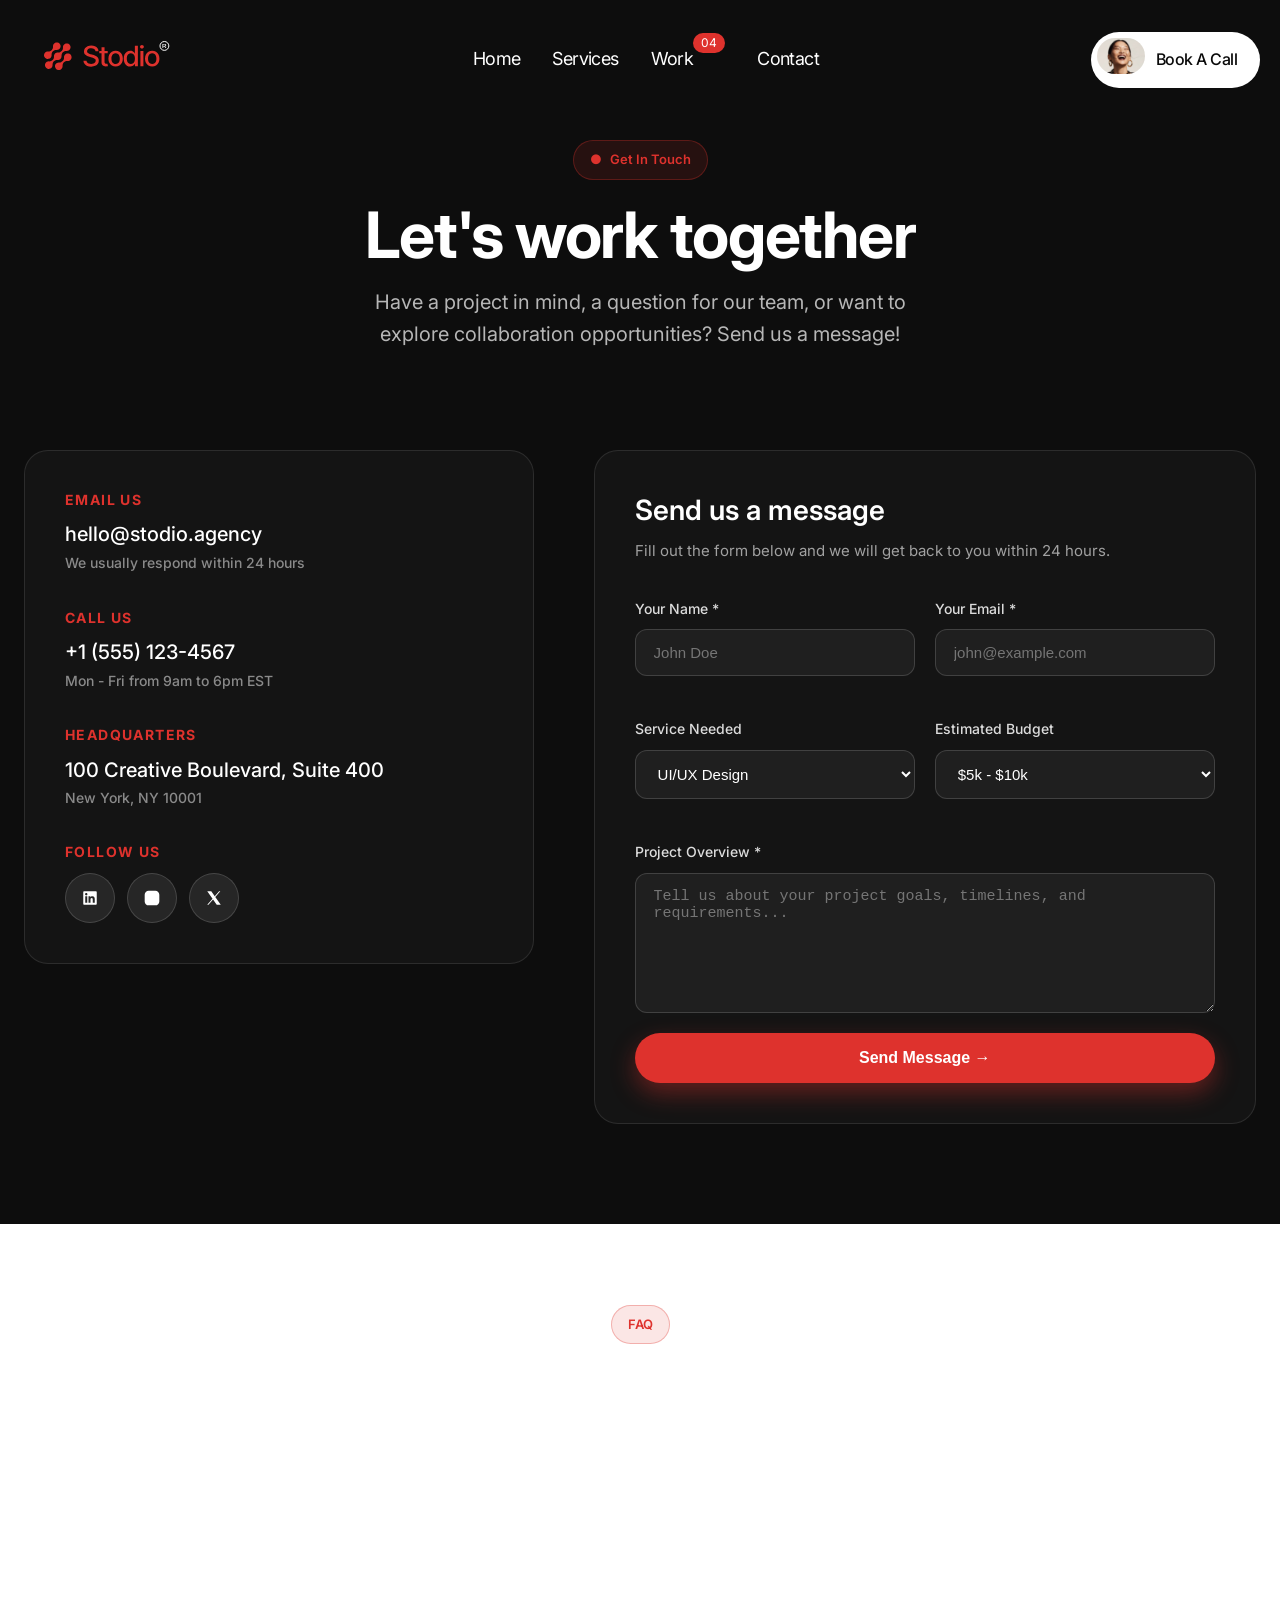
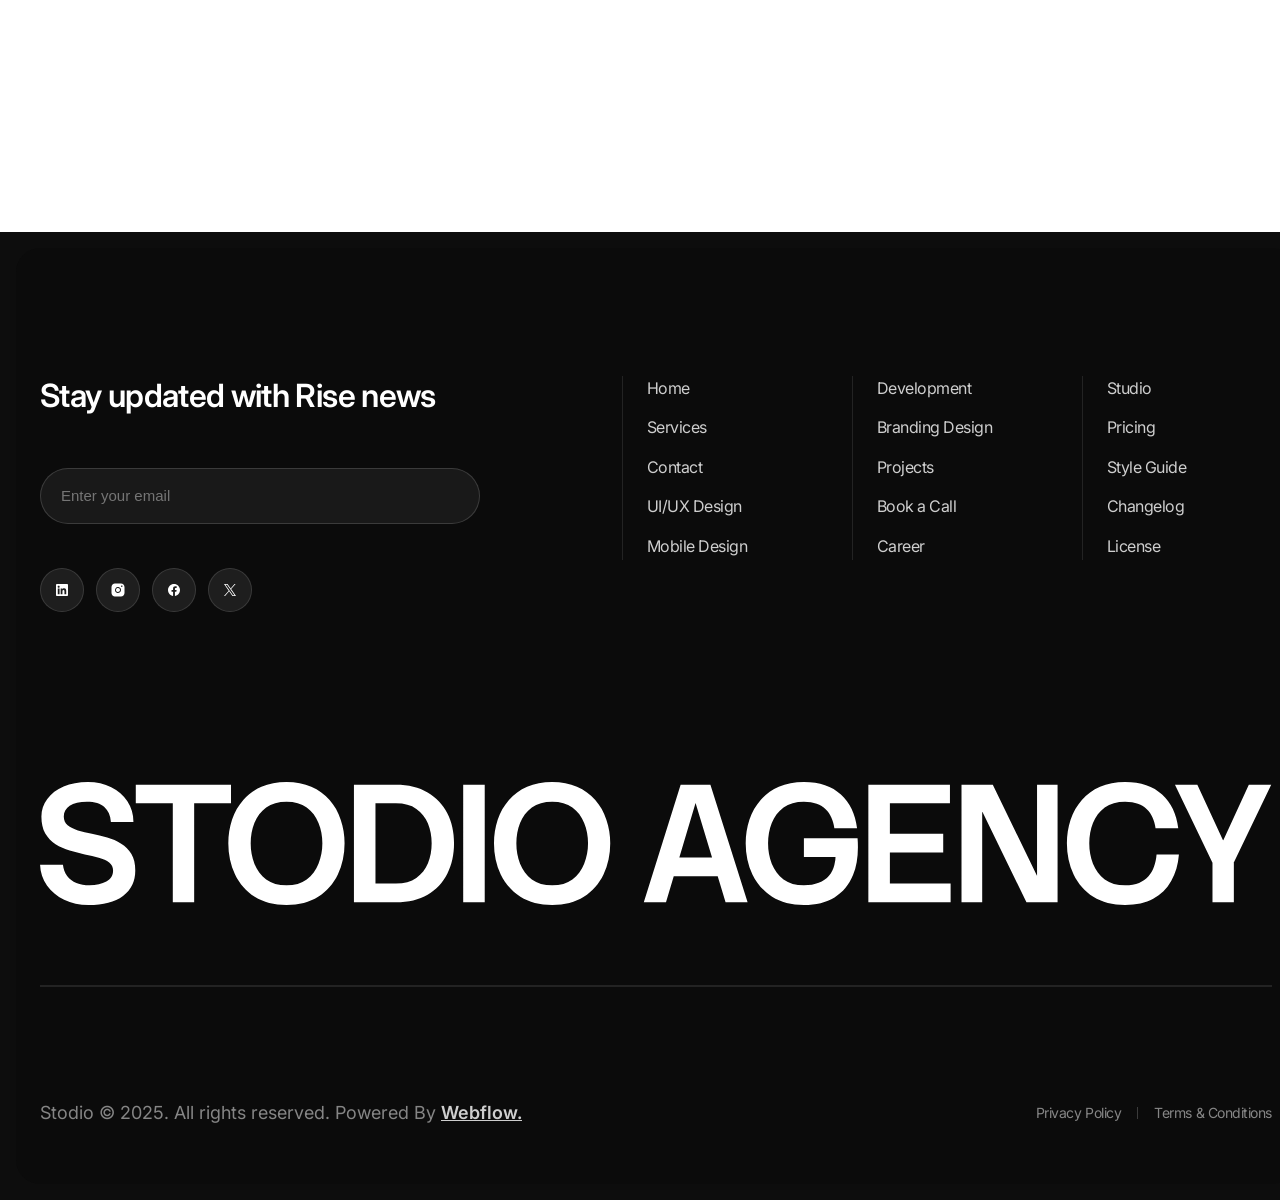
<file: contact.html>
<!DOCTYPE html>
<html lang="en">

<head>
    <meta charset="utf-8">
    <title>Contact Us — Stodio Agency</title>
    <meta content="Get in touch with our team to start your next design & development project." name="description">
    <meta content="width=device-width, initial-scale=1" name="viewport">
    <link href="css/stodio.webflow.6964d4f6b5db71495b89341e.0d344e1c8.opt.min.css" rel="stylesheet" type="text/css">
    <link href="images/699465fe4a4df88051bc58e1_favicon.png" rel="shortcut icon" type="image/x-icon">

    <style>
        /* ═══════════════════════════════════════════════════════════════
           CONTACT PAGE CUSTOM & RESPONSIVE STYLES
           ═══════════════════════════════════════════════════════════════ */
        html,
        body {
            margin: 0;
            padding: 0;
            width: 100%;
            overflow-x: hidden !important;
            background-color: #0d0d0d;
            color: #ffffff;
            font-family: Inter, system-ui, -apple-system, sans-serif;
        }

        .page-wrapper {
            display: flex;
            flex-direction: column;
            min-height: 100vh;
            width: 100%;
            overflow-x: hidden;
        }

        main.main-content {
            flex: 1 0 auto;
            width: 100%;
        }

        .contact-container {
            max-width: 1280px;
            margin: 0 auto;
            padding: 0 24px;
            width: 100%;
            box-sizing: border-box;
        }

        /* Hero Section */
        .contact-hero {
            padding: 140px 0 60px 0;
            text-align: center;
        }

        .tag-pill {
            display: inline-flex;
            align-items: center;
            gap: 8px;
            background: rgba(222, 50, 45, 0.12);
            border: 1px solid rgba(222, 50, 45, 0.3);
            border-radius: 100px;
            padding: 6px 16px;
            font-size: 13px;
            font-weight: 600;
            color: #DE322D;
            margin-bottom: 20px;
        }

        .contact-hero h1 {
            font-size: clamp(36px, 5vw, 64px);
            font-weight: 700;
            line-height: 1.1;
            letter-spacing: -0.02em;
            margin: 0 0 16px 0;
            color: #ffffff;
        }

        .contact-hero p {
            font-size: clamp(16px, 2vw, 20px);
            line-height: 1.6;
            color: rgba(255, 255, 255, 0.7);
            max-width: 600px;
            margin: 0 auto;
        }

        /* Contact Layout Grid */
        .contact-section {
            padding: 40px 0 100px 0;
        }

        .contact-grid {
            display: grid;
            grid-template-columns: 1fr 1.3fr;
            gap: 60px;
            align-items: flex-start;
        }

        /* Left Info Block */
        .contact-info-card {
            background: rgba(255, 255, 255, 0.03);
            border: 1px solid rgba(255, 255, 255, 0.1);
            border-radius: 24px;
            padding: 40px;
            display: flex;
            flex-direction: column;
            gap: 36px;
        }

        .info-group h4 {
            font-size: 14px;
            font-weight: 700;
            color: #DE322D;
            letter-spacing: 0.1em;
            text-transform: uppercase;
            margin: 0 0 12px 0;
        }

        .info-group p,
        .info-group a {
            font-size: 20px;
            font-weight: 500;
            color: #ffffff;
            text-decoration: none;
            margin: 0;
            line-height: 1.4;
            transition: color 0.3s ease;
        }

        .info-group a:hover {
            color: #DE322D;
        }

        .sub-text {
            font-size: 14px !important;
            color: rgba(255, 255, 255, 0.5) !important;
            margin-top: 4px !important;
        }

        .contact-social-flex {
            display: flex;
            gap: 12px;
        }

        .contact-social-btn {
            display: flex;
            align-items: center;
            justify-content: center;
            width: 48px;
            height: 48px;
            border-radius: 50%;
            background: rgba(255, 255, 255, 0.08);
            border: 1px solid rgba(255, 255, 255, 0.15);
            color: #ffffff;
            text-decoration: none;
            transition: all 0.3s ease;
        }

        .contact-social-btn:hover {
            background: #DE322D;
            border-color: #DE322D;
            transform: translateY(-3px);
        }

        /* Right Form Block */
        .contact-form-card {
            background: rgba(255, 255, 255, 0.03);
            border: 1px solid rgba(255, 255, 255, 0.1);
            border-radius: 24px;
            padding: 40px;
        }

        .contact-form-card h3 {
            font-size: 28px;
            font-weight: 600;
            margin: 0 0 8px 0;
        }

        .contact-form-card p {
            font-size: 15px;
            color: rgba(255, 255, 255, 0.6);
            margin: 0 0 32px 0;
        }

        .form-row {
            display: grid;
            grid-template-columns: repeat(2, 1fr);
            gap: 20px;
            margin-bottom: 20px;
        }

        .form-field-group {
            display: flex;
            flex-direction: column;
            gap: 8px;
            margin-bottom: 20px;
        }

        .form-label {
            font-size: 14px;
            font-weight: 500;
            color: rgba(255, 255, 255, 0.85);
        }

        .form-input,
        .form-select,
        .form-textarea {
            background: rgba(255, 255, 255, 0.05);
            border: 1px solid rgba(255, 255, 255, 0.15);
            border-radius: 12px;
            padding: 14px 18px;
            color: #ffffff;
            font-size: 15px;
            outline: none;
            transition: border-color 0.3s ease, background 0.3s ease;
            width: 100%;
            box-sizing: border-box;
        }

        .form-input:focus,
        .form-select:focus,
        .form-textarea:focus {
            border-color: #DE322D;
            background: rgba(255, 255, 255, 0.08);
        }

        .form-select option {
            background: #141414;
            color: #ffffff;
        }

        .form-textarea {
            resize: vertical;
            min-height: 140px;
        }

        .submit-btn {
            background: #DE322D;
            color: #ffffff;
            border: none;
            border-radius: 100px;
            padding: 16px 36px;
            font-size: 16px;
            font-weight: 600;
            cursor: pointer;
            width: 100%;
            transition: background 0.3s ease, transform 0.3s ease;
            box-shadow: 0 10px 25px rgba(222, 50, 45, 0.4);
        }

        .submit-btn:hover {
            background: #ff3b35;
            transform: translateY(-2px);
        }

        .form-success-msg {
            display: none;
            background: rgba(76, 175, 80, 0.15);
            border: 1px solid #4CAF50;
            color: #4CAF50;
            border-radius: 12px;
            padding: 16px;
            margin-top: 16px;
            text-align: center;
            font-size: 15px;
        }

        /* FAQ Section */
        .faq-section {
            padding: 80px 0 100px 0;
            border-top: 1px solid rgba(255, 255, 255, 0.1);
        }

        .faq-header {
            text-align: center;
            max-width: 600px;
            margin: 0 auto 50px auto;
        }

        .faq-header h2 {
            font-size: 36px;
            font-weight: 700;
            margin: 12px 0 0 0;
        }

        .faq-grid {
            max-width: 840px;
            margin: 0 auto;
            display: flex;
            flex-direction: column;
            gap: 16px;
        }

        .faq-item {
            background: rgba(255, 255, 255, 0.025);
            border: 1px solid rgba(255, 255, 255, 0.08);
            border-radius: 16px;
            padding: 24px 28px;
        }

        .faq-question {
            font-size: 18px;
            font-weight: 600;
            color: #ffffff;
            margin: 0 0 8px 0;
        }

        .faq-answer {
            font-size: 15px;
            line-height: 1.6;
            color: rgba(255, 255, 255, 0.65);
            margin: 0;
        }

        /* Responsive Breakpoints */
        @media (max-width: 991px) {
            .contact-grid {
                grid-template-columns: 1fr;
                gap: 40px;
            }

            .form-row {
                grid-template-columns: 1fr;
            }
        }

        @media (max-width: 600px) {
            .contact-hero {
                padding: 110px 0 30px 0;
            }

            .contact-info-card,
            .contact-form-card {
                padding: 24px;
            }
        }
    </style>
</head>

<body>
    <div class="page-wrapper">

        <!-- Dynamic Navbar Placeholder -->
        <div id="navbar-placeholder"></div>

        <!-- Main Content Area -->
        <main class="main-content">

            <!-- Hero Section -->
            <section class="contact-hero">
                <div class="contact-container">
                    <div class="tag-pill">
                        <span>●</span> Get In Touch
                    </div>
                    <h1>Let's work together</h1>
                    <p>Have a project in mind, a question for our team, or want to explore collaboration opportunities?
                        Send us a message!</p>
                </div>
            </section>

            <!-- Main Contact Section -->
            <section class="contact-section">
                <div class="contact-container">
                    <div class="contact-grid">

                        <!-- Left Column: Contact Details -->
                        <div class="contact-info-card">

                            <div class="info-group">
                                <h4>Email Us</h4>
                                <a href="mailto:hello@stodio.agency">hello@stodio.agency</a>
                                <p class="sub-text">We usually respond within 24 hours</p>
                            </div>

                            <div class="info-group">
                                <h4>Call Us</h4>
                                <a href="tel:+15551234567">+1 (555) 123-4567</a>
                                <p class="sub-text">Mon - Fri from 9am to 6pm EST</p>
                            </div>

                            <div class="info-group">
                                <h4>Headquarters</h4>
                                <p>100 Creative Boulevard, Suite 400</p>
                                <p class="sub-text">New York, NY 10001</p>
                            </div>

                            <div class="info-group">
                                <h4>Follow Us</h4>
                                <div class="contact-social-flex">
                                    <a href="https://www.linkedin.com/" target="_blank" class="contact-social-btn"
                                        aria-label="LinkedIn">
                                        <svg width="18" height="18" viewBox="0 0 16 16" fill="white">
                                            <path
                                                d="M13.1117 2H2.88594C2.39609 2 2 2.38672 2 2.86484V13.1328C2 13.6109 2.39609 14 2.88594 14H13.1117C13.6016 14 14 13.6109 14 13.1352V2.86484C14 2.38672 13.6016 2 13.1117 2ZM5.56016 12.2258H3.77891V6.49766H5.56016V12.2258ZM4.66953 5.71719C4.09766 5.71719 3.63594 5.25547 3.63594 4.68594C3.63594 4.11641 4.09766 3.65469 4.66953 3.65469C5.23906 3.65469 5.70078 4.11641 5.70078 4.68594C5.70078 5.25312 5.23906 5.71719 4.66953 5.71719ZM12.2258 12.2258H10.4469V9.44141C10.4469 8.77812 10.4352 7.92266 9.52109 7.92266C8.59531 7.92266 8.45469 8.64687 8.45469 9.39453V12.2258H6.67813V6.49766H8.38437V7.28047H8.40781C8.64453 6.83047 9.22578 6.35469 10.0906 6.35469C11.893 6.35469 12.2258 7.54063 12.2258 9.08281V12.2258Z" />
                                        </svg>
                                    </a>
                                    <a href="https://www.instagram.com/" target="_blank" class="contact-social-btn"
                                        aria-label="Instagram">
                                        <svg width="18" height="18" viewBox="0 0 16 16" fill="white">
                                            <path
                                                d="M10 8C10 9.10457 9.10457 10 8 10C6.89543 10 6 9.10457 6 8C6 6.89543 6.89543 6 8 6C9.10457 6 10 6.89543 10 8ZM14.5 5V11C14.499 12.9323 12.9323 14.499 11 14.5H5C3.06772 14.499 1.50099 12.9323 1.5 11V5C1.50099 3.06772 3.06772 1.50099 5 1.5H11C12.9323 1.50099 14.499 3.06772 14.5 5Z" />
                                        </svg>
                                    </a>
                                    <a href="https://x.com/" target="_blank" class="contact-social-btn"
                                        aria-label="Twitter X">
                                        <svg width="18" height="18" viewBox="0 0 16 16" fill="white">
                                            <path
                                                d="M9.14163 7.08118L13.6089 2H12.5503L8.67137 6.41192L5.57328 2H2L6.68492 8.6716L2 14H3.05866L7.15491 9.34087L10.4267 14H14L9.14137 7.08118H9.14163Z" />
                                        </svg>
                                    </a>
                                </div>
                            </div>

                        </div>

                        <!-- Right Column: Interactive Form -->
                        <div class="contact-form-card">
                            <h3>Send us a message</h3>
                            <p>Fill out the form below and we will get back to you within 24 hours.</p>

                            <form id="contact-page-form"
                                onsubmit="event.preventDefault(); document.getElementById('contact-success').style.display='block'; this.reset();">
                                <div class="form-row">
                                    <div class="form-field-group">
                                        <label class="form-label" for="contact-name">Your Name *</label>
                                        <input class="form-input" type="text" id="contact-name" placeholder="John Doe"
                                            required>
                                    </div>
                                    <div class="form-field-group">
                                        <label class="form-label" for="contact-email">Your Email *</label>
                                        <input class="form-input" type="email" id="contact-email"
                                            placeholder="john@example.com" required>
                                    </div>
                                </div>

                                <div class="form-row">
                                    <div class="form-field-group">
                                        <label class="form-label" for="contact-service">Service Needed</label>
                                        <select class="form-select" id="contact-service">
                                            <option value="ui-ux">UI/UX Design</option>
                                            <option value="mobile">Mobile App Design</option>
                                            <option value="development">Web Development</option>
                                            <option value="branding">Branding & Identity</option>
                                            <option value="other">Other / Full Project</option>
                                        </select>
                                    </div>
                                    <div class="form-field-group">
                                        <label class="form-label" for="contact-budget">Estimated Budget</label>
                                        <select class="form-select" id="contact-budget">
                                            <option value="5k-10k">$5k - $10k</option>
                                            <option value="10k-25k">$10k - $25k</option>
                                            <option value="25k-50k">$25k - $50k</option>
                                            <option value="50k+">$50k+</option>
                                        </select>
                                    </div>
                                </div>

                                <div class="form-field-group">
                                    <label class="form-label" for="contact-message">Project Overview *</label>
                                    <textarea class="form-textarea" id="contact-message"
                                        placeholder="Tell us about your project goals, timelines, and requirements..."
                                        required></textarea>
                                </div>

                                <button type="submit" class="submit-btn">Send Message →</button>

                                <div id="contact-success" class="form-success-msg">
                                    Thank you! Your message has been sent successfully. We'll be in touch soon!
                                </div>
                            </form>
                        </div>

                    </div>
                </div>
            </section>

            <!-- FAQ Section -->
            <section class="faq-section">
                <div class="contact-container">
                    <div class="faq-header">
                        <div class="tag-pill" style="margin: 0 auto 16px auto;">FAQ</div>
                        <h2>Frequently Asked Questions</h2>
                    </div>

                    <div class="faq-grid">
                        <div class="faq-item">
                            <h4 class="faq-question">What is your typical project timeline?</h4>
                            <p class="faq-answer">Most branding and web design projects take between 3 to 6 weeks,
                                depending on the scope and complexity of the requirements.</p>
                        </div>
                        <div class="faq-item">
                            <h4 class="faq-question">How do we kick off a new project?</h4>
                            <p class="faq-answer">We start with an initial consultation call to review your goals. Once
                                approved, we move directly into the research & wireframing phase.</p>
                        </div>
                        <div class="faq-item">
                            <h4 class="faq-question">Do you offer ongoing support after launch?</h4>
                            <p class="faq-answer">Yes, we provide ongoing retainer packages for maintenance, performance
                                optimization, feature updates, and design support.</p>
                        </div>
                    </div>
                </div>
            </section>

        </main>

        <!-- Dynamic Footer Placeholder -->
        <div id="footer-placeholder"></div>

    </div>

    <!-- Main Component Loader Script -->
    <script src="js/main.js" type="text/javascript"></script>
</body>

</html>
</file>
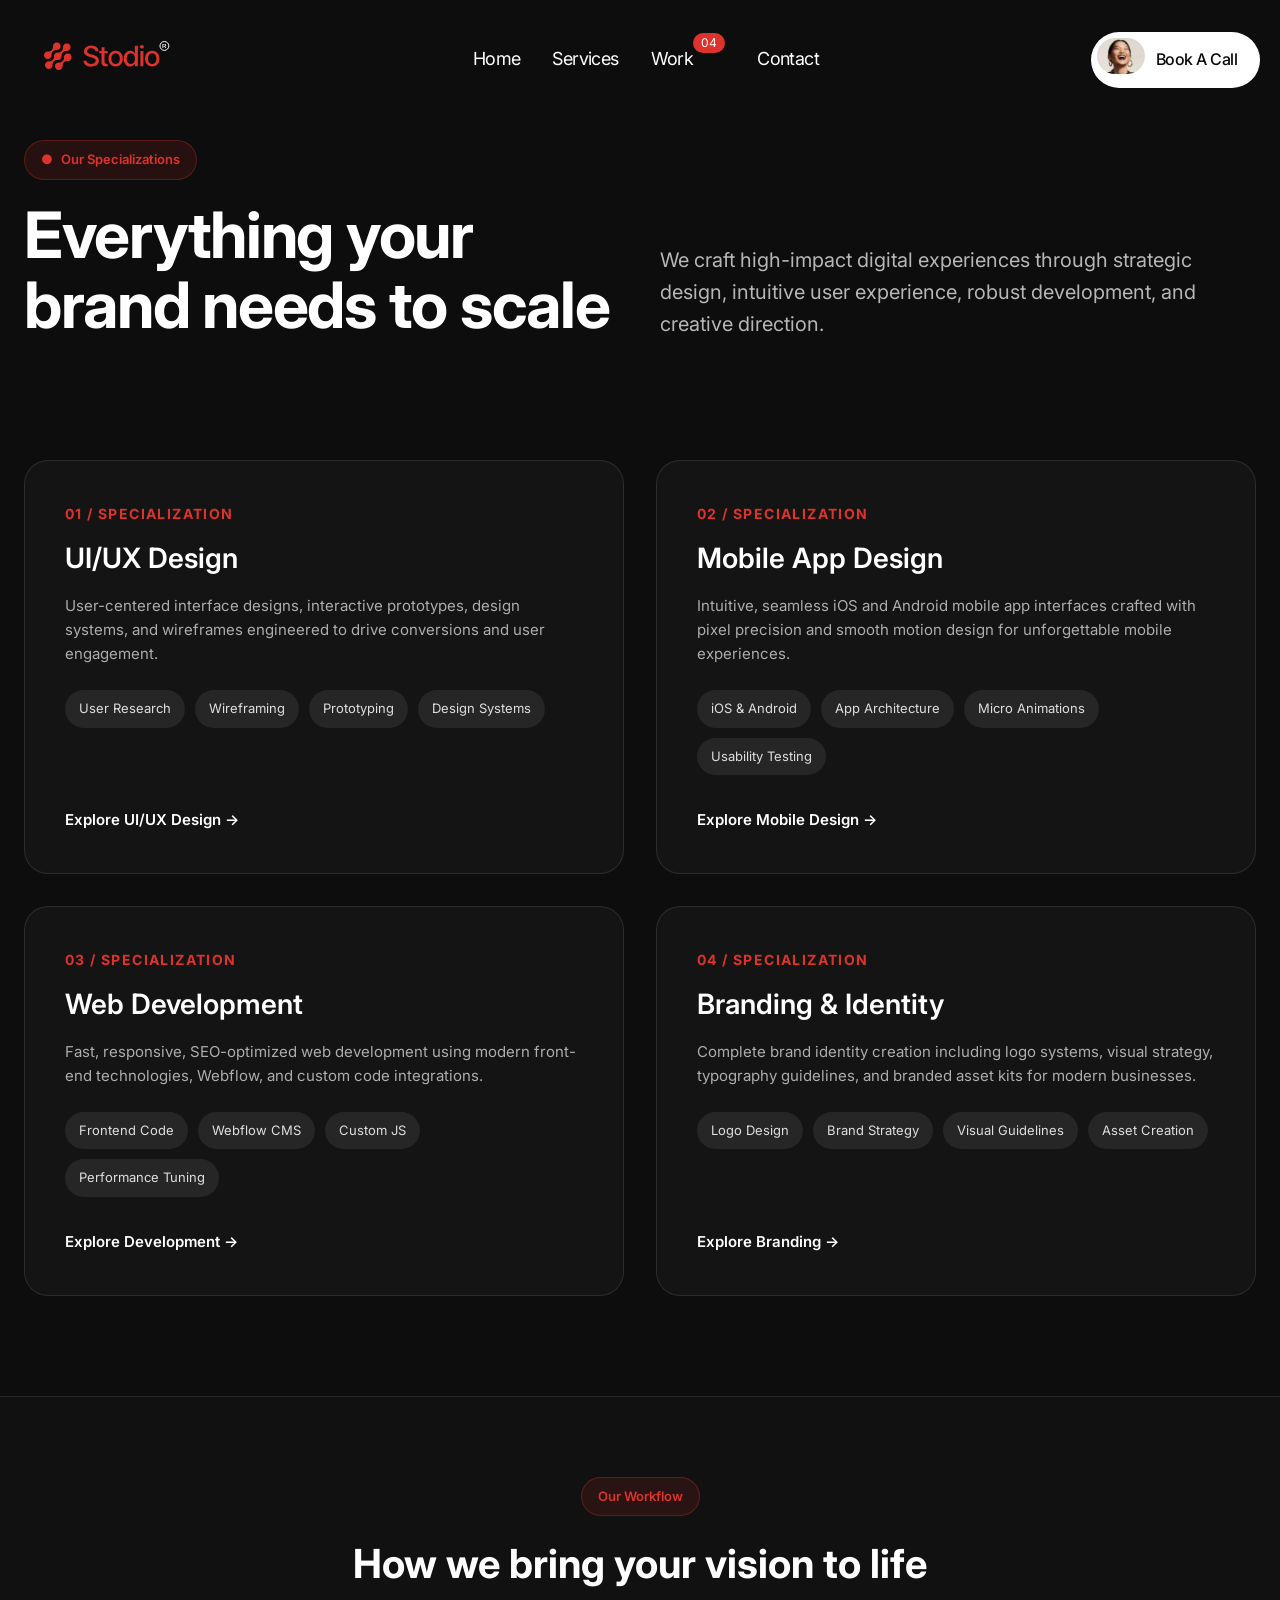
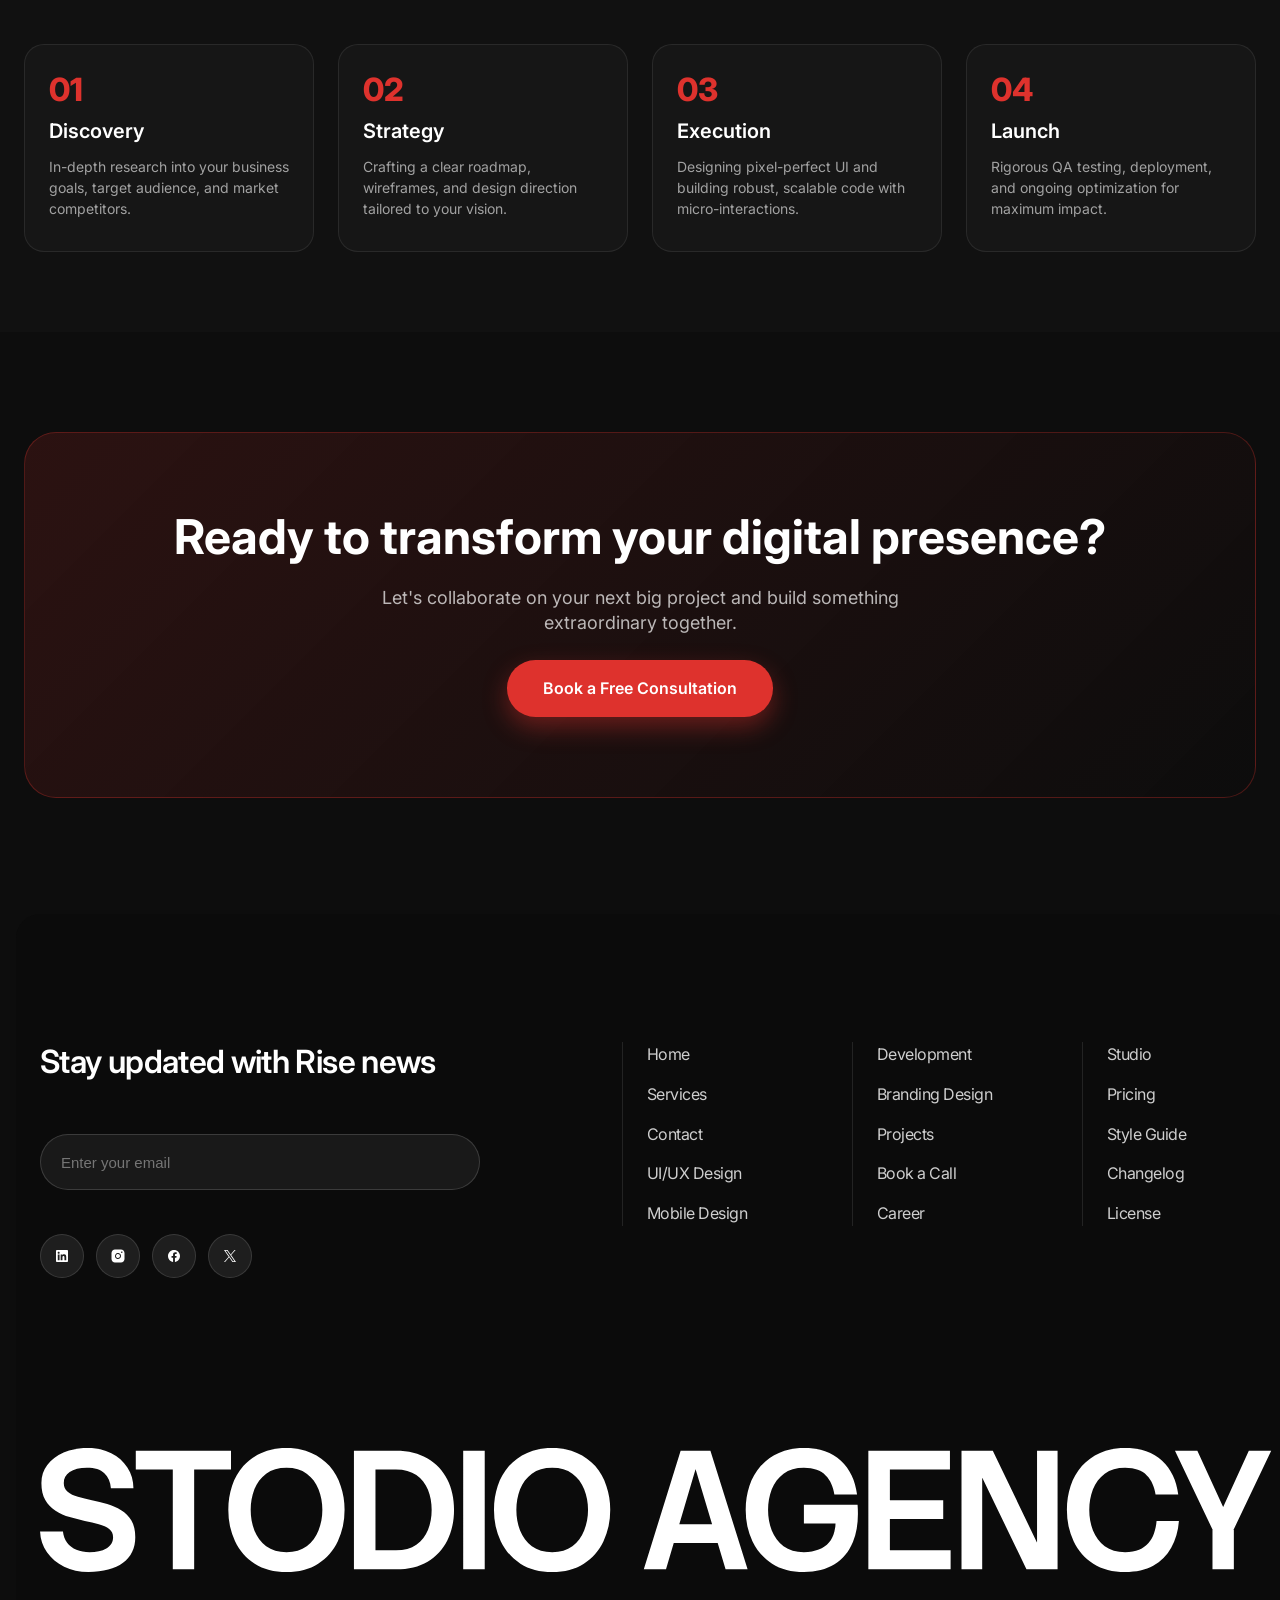
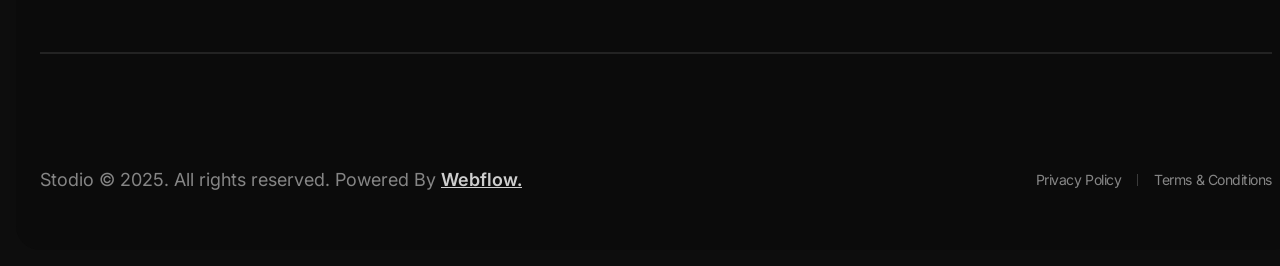
<file: services.html>
<!DOCTYPE html>
<html lang="en">

<head>
    <meta charset="utf-8">
    <title>Services — Stodio Agency</title>
    <meta content="Explore our high-impact digital design, branding, and development services." name="description">
    <meta content="width=device-width, initial-scale=1" name="viewport">
    <link href="css/stodio.webflow.6964d4f6b5db71495b89341e.0d344e1c8.opt.min.css" rel="stylesheet" type="text/css">
    <link href="images/699465fe4a4df88051bc58e1_favicon.png" rel="shortcut icon" type="image/x-icon">

    <style>
        /* ═══════════════════════════════════════════════════════════════
           SERVICES PAGE CUSTOM & RESPONSIVE STYLES
           ═══════════════════════════════════════════════════════════════ */
        html,
        body {
            margin: 0;
            padding: 0;
            width: 100%;
            overflow-x: hidden !important;
            background-color: #0d0d0d;
            color: #ffffff;
            font-family: Inter, system-ui, -apple-system, sans-serif;
        }

        .page-wrapper {
            display: flex;
            flex-direction: column;
            min-height: 100vh;
            width: 100%;
            overflow-x: hidden;
        }

        main.main-content {
            flex: 1 0 auto;
            width: 100%;
        }

        .services-container {
            max-width: 1280px;
            margin: 0 auto;
            padding: 0 24px;
            width: 100%;
            box-sizing: border-box;
        }

        /* Hero Header */
        .services-hero {
            padding: 140px 0 60px 0;
        }

        .services-header-grid {
            display: grid;
            grid-template-columns: 1fr 1fr;
            gap: 40px;
            align-items: flex-end;
        }

        .tag-pill {
            display: inline-flex;
            align-items: center;
            gap: 8px;
            background: rgba(222, 50, 45, 0.12);
            border: 1px solid rgba(222, 50, 45, 0.3);
            border-radius: 100px;
            padding: 6px 16px;
            font-size: 13px;
            font-weight: 600;
            color: #DE322D;
            margin-bottom: 20px;
        }

        .services-hero h1 {
            font-size: clamp(36px, 5vw, 64px);
            font-weight: 700;
            line-height: 1.1;
            letter-spacing: -0.02em;
            margin: 0;
            color: #ffffff;
        }

        .services-hero-desc {
            font-size: clamp(16px, 2vw, 20px);
            line-height: 1.6;
            color: rgba(255, 255, 255, 0.7);
            margin: 0;
        }

        /* Services Grid Cards */
        .services-grid-section {
            padding: 60px 0 100px 0;
        }

        .services-cards-grid {
            display: grid;
            grid-template-columns: repeat(2, 1fr);
            gap: 32px;
        }

        .service-card {
            background: rgba(255, 255, 255, 0.03);
            border: 1px solid rgba(255, 255, 255, 0.1);
            border-radius: 24px;
            padding: 40px;
            display: flex;
            flex-direction: column;
            justify-content: space-between;
            gap: 32px;
            transition: all 0.35s ease;
            position: relative;
            overflow: hidden;
        }

        .service-card:hover {
            background: rgba(255, 255, 255, 0.06);
            border-color: rgba(222, 50, 45, 0.5);
            transform: translateY(-6px);
            box-shadow: 0 20px 40px rgba(0, 0, 0, 0.4);
        }

        .service-card-number {
            font-size: 14px;
            font-weight: 700;
            color: #DE322D;
            letter-spacing: 0.1em;
            text-transform: uppercase;
        }

        .service-card-title {
            font-size: 28px;
            font-weight: 600;
            margin: 12px 0 16px 0;
            color: #ffffff;
        }

        .service-card-desc {
            font-size: 15px;
            line-height: 1.6;
            color: rgba(255, 255, 255, 0.65);
            margin: 0 0 24px 0;
        }

        .service-card-tags {
            display: flex;
            flex-wrap: wrap;
            gap: 10px;
        }

        .service-chip {
            background: rgba(255, 255, 255, 0.08);
            border-radius: 100px;
            padding: 6px 14px;
            font-size: 13px;
            color: rgba(255, 255, 255, 0.85);
        }

        .service-card-btn {
            display: inline-flex;
            align-items: center;
            gap: 10px;
            color: #ffffff;
            font-size: 15px;
            font-weight: 600;
            text-decoration: none;
            transition: color 0.3s ease;
            margin-top: auto;
        }

        .service-card-btn:hover {
            color: #DE322D;
        }

        /* Process Section */
        .process-section {
            padding: 80px 0;
            border-top: 1px solid rgba(255, 255, 255, 0.1);
            background: rgba(255, 255, 255, 0.015);
        }

        .process-header {
            text-align: center;
            max-width: 600px;
            margin: 0 auto 60px auto;
        }

        .process-header h2 {
            font-size: 40px;
            font-weight: 700;
            margin: 12px 0;
        }

        .process-grid {
            display: grid;
            grid-template-columns: repeat(4, 1fr);
            gap: 24px;
        }

        .process-step {
            background: rgba(255, 255, 255, 0.025);
            border: 1px solid rgba(255, 255, 255, 0.08);
            border-radius: 20px;
            padding: 32px 24px;
        }

        .step-num {
            font-size: 32px;
            font-weight: 800;
            color: #DE322D;
            margin-bottom: 16px;
        }

        .step-title {
            font-size: 20px;
            font-weight: 600;
            margin: 0 0 12px 0;
        }

        .step-desc {
            font-size: 14px;
            line-height: 1.5;
            color: rgba(255, 255, 255, 0.6);
            margin: 0;
        }

        /* CTA Section */
        .services-cta {
            padding: 100px 0;
            text-align: center;
        }

        .cta-card {
            background: linear-gradient(135deg, rgba(222, 50, 45, 0.15) 0%, rgba(13, 13, 13, 0.9) 100%);
            border: 1px solid rgba(222, 50, 45, 0.3);
            border-radius: 32px;
            padding: 80px 32px;
            display: flex;
            flex-direction: column;
            align-items: center;
            gap: 24px;
        }

        .cta-card h2 {
            font-size: clamp(32px, 4vw, 48px);
            font-weight: 700;
            margin: 0;
        }

        .cta-card p {
            font-size: 18px;
            color: rgba(255, 255, 255, 0.7);
            max-width: 540px;
            margin: 0;
        }

        .cta-btn {
            background: #DE322D;
            color: #ffffff;
            border-radius: 100px;
            padding: 16px 36px;
            font-size: 16px;
            font-weight: 600;
            text-decoration: none;
            transition: transform 0.3s ease, background 0.3s ease;
            box-shadow: 0 10px 25px rgba(222, 50, 45, 0.4);
        }

        .cta-btn:hover {
            background: #ff3b35;
            transform: scale(1.05);
        }

        /* Responsive Breakpoints */
        @media (max-width: 991px) {
            .services-header-grid {
                grid-template-columns: 1fr;
                gap: 20px;
            }

            .services-cards-grid {
                grid-template-columns: 1fr;
            }

            .process-grid {
                grid-template-columns: repeat(2, 1fr);
            }
        }

        @media (max-width: 600px) {
            .services-hero {
                padding: 110px 0 40px 0;
            }

            .process-grid {
                grid-template-columns: 1fr;
            }

            .service-card {
                padding: 24px;
            }

            .cta-card {
                padding: 50px 20px;
            }
        }
    </style>
</head>

<body>
    <div class="page-wrapper">

        <!-- Dynamic Navbar Placeholder -->
        <div id="navbar-placeholder"></div>

        <!-- Main Page Content -->
        <main class="main-content">

            <!-- Hero Header Section -->
            <section class="services-hero">
                <div class="services-container">
                    <div class="services-header-grid">
                        <div>
                            <div class="tag-pill">
                                <span>●</span> Our Specializations
                            </div>
                            <h1>Everything your brand needs to scale</h1>
                        </div>
                        <div>
                            <p class="services-hero-desc">We craft high-impact digital experiences through strategic
                                design, intuitive user experience, robust development, and creative direction.</p>
                        </div>
                    </div>
                </div>
            </section>

            <!-- Services Grid Cards Section -->
            <section class="services-grid-section">
                <div class="services-container">
                    <div class="services-cards-grid">

                        <!-- Card 1 -->
                        <div class="service-card">
                            <div>
                                <div class="service-card-number">01 / Specialization</div>
                                <h3 class="service-card-title">UI/UX Design</h3>
                                <p class="service-card-desc">User-centered interface designs, interactive prototypes,
                                    design systems, and wireframes engineered to drive conversions and user engagement.
                                </p>
                                <div class="service-card-tags">
                                    <span class="service-chip">User Research</span>
                                    <span class="service-chip">Wireframing</span>
                                    <span class="service-chip">Prototyping</span>
                                    <span class="service-chip">Design Systems</span>
                                </div>
                            </div>
                            <a href="services/ui-ux-design.html" class="service-card-btn">
                                Explore UI/UX Design →
                            </a>
                        </div>

                        <!-- Card 2 -->
                        <div class="service-card">
                            <div>
                                <div class="service-card-number">02 / Specialization</div>
                                <h3 class="service-card-title">Mobile App Design</h3>
                                <p class="service-card-desc">Intuitive, seamless iOS and Android mobile app interfaces
                                    crafted with pixel precision and smooth motion design for unforgettable mobile
                                    experiences.</p>
                                <div class="service-card-tags">
                                    <span class="service-chip">iOS & Android</span>
                                    <span class="service-chip">App Architecture</span>
                                    <span class="service-chip">Micro Animations</span>
                                    <span class="service-chip">Usability Testing</span>
                                </div>
                            </div>
                            <a href="services/mobile-design.html" class="service-card-btn">
                                Explore Mobile Design →
                            </a>
                        </div>

                        <!-- Card 3 -->
                        <div class="service-card">
                            <div>
                                <div class="service-card-number">03 / Specialization</div>
                                <h3 class="service-card-title">Web Development</h3>
                                <p class="service-card-desc">Fast, responsive, SEO-optimized web development using
                                    modern front-end technologies, Webflow, and custom code integrations.</p>
                                <div class="service-card-tags">
                                    <span class="service-chip">Frontend Code</span>
                                    <span class="service-chip">Webflow CMS</span>
                                    <span class="service-chip">Custom JS</span>
                                    <span class="service-chip">Performance Tuning</span>
                                </div>
                            </div>
                            <a href="services/development.html" class="service-card-btn">
                                Explore Development →
                            </a>
                        </div>

                        <!-- Card 4 -->
                        <div class="service-card">
                            <div>
                                <div class="service-card-number">04 / Specialization</div>
                                <h3 class="service-card-title">Branding & Identity</h3>
                                <p class="service-card-desc">Complete brand identity creation including logo systems,
                                    visual strategy, typography guidelines, and branded asset kits for modern
                                    businesses.</p>
                                <div class="service-card-tags">
                                    <span class="service-chip">Logo Design</span>
                                    <span class="service-chip">Brand Strategy</span>
                                    <span class="service-chip">Visual Guidelines</span>
                                    <span class="service-chip">Asset Creation</span>
                                </div>
                            </div>
                            <a href="services/branding-design.html" class="service-card-btn">
                                Explore Branding →
                            </a>
                        </div>

                    </div>
                </div>
            </section>

            <!-- Process Step Section -->
            <section class="process-section">
                <div class="services-container">
                    <div class="process-header">
                        <div class="tag-pill" style="margin: 0 auto 16px auto;">Our Workflow</div>
                        <h2>How we bring your vision to life</h2>
                    </div>
                    <div class="process-grid">
                        <div class="process-step">
                            <div class="step-num">01</div>
                            <h4 class="step-title">Discovery</h4>
                            <p class="step-desc">In-depth research into your business goals, target audience, and market
                                competitors.</p>
                        </div>
                        <div class="process-step">
                            <div class="step-num">02</div>
                            <h4 class="step-title">Strategy</h4>
                            <p class="step-desc">Crafting a clear roadmap, wireframes, and design direction tailored to
                                your vision.</p>
                        </div>
                        <div class="process-step">
                            <div class="step-num">03</div>
                            <h4 class="step-title">Execution</h4>
                            <p class="step-desc">Designing pixel-perfect UI and building robust, scalable code with
                                micro-interactions.</p>
                        </div>
                        <div class="process-step">
                            <div class="step-num">04</div>
                            <h4 class="step-title">Launch</h4>
                            <p class="step-desc">Rigorous QA testing, deployment, and ongoing optimization for maximum
                                impact.</p>
                        </div>
                    </div>
                </div>
            </section>

            <!-- CTA Section -->
            <section class="services-cta">
                <div class="services-container">
                    <div class="cta-card">
                        <h2>Ready to transform your digital presence?</h2>
                        <p>Let's collaborate on your next big project and build something extraordinary together.</p>
                        <a href="contact.html" class="cta-btn">Book a Free Consultation</a>
                    </div>
                </div>
            </section>

        </main>

        <!-- Dynamic Footer Placeholder -->
        <div id="footer-placeholder"></div>

    </div>

    <!-- Main Component Loader Script -->
    <script src="js/main.js" type="text/javascript"></script>
</body>

</html>
</file>
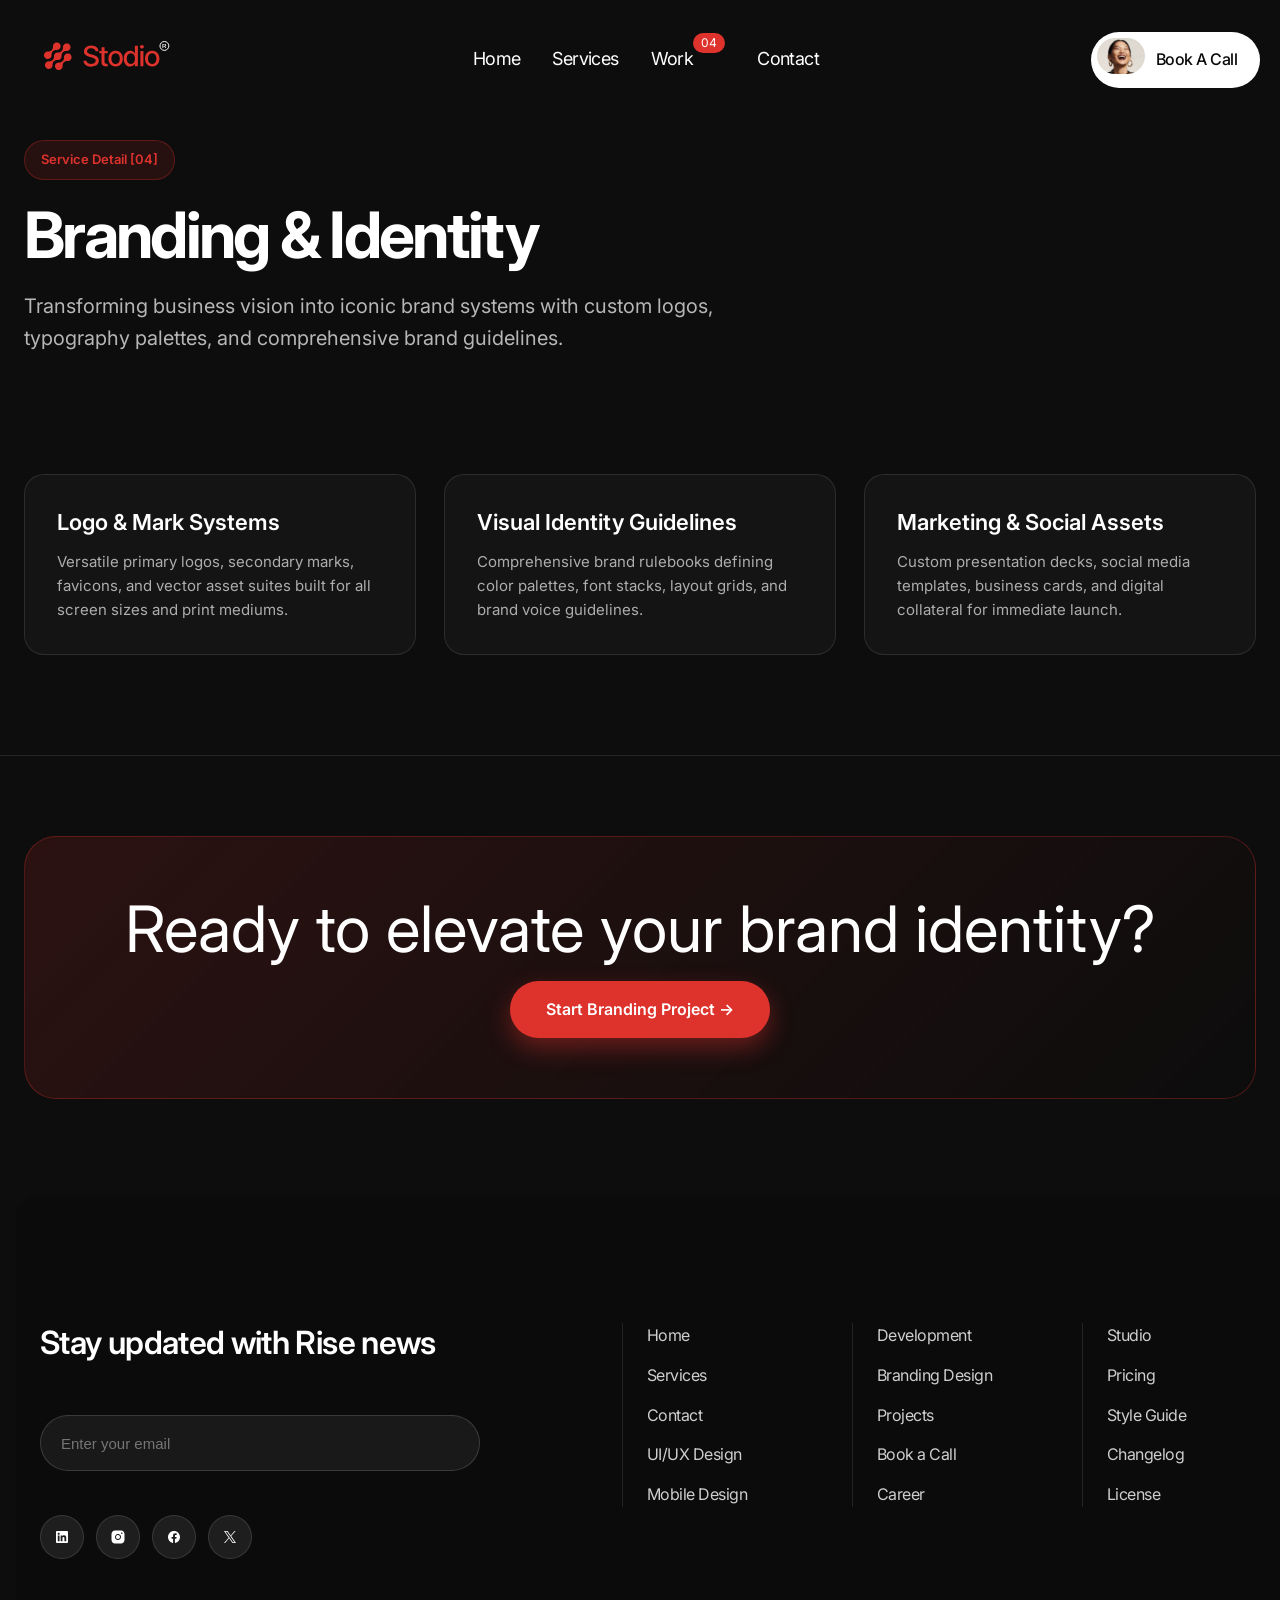
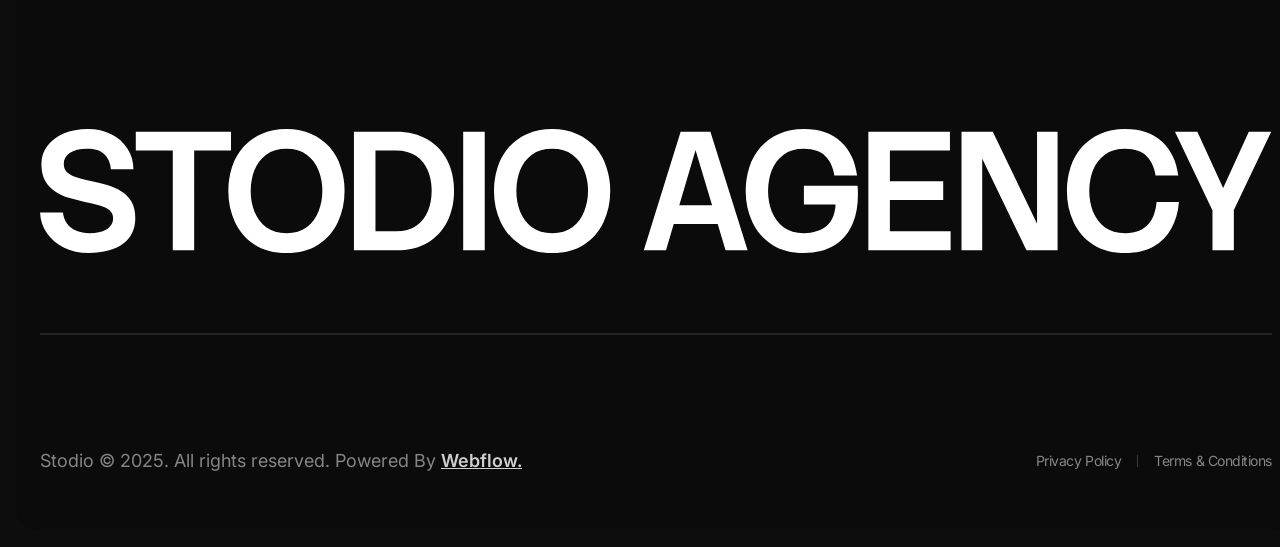
<file: services/branding-design.html>
<!DOCTYPE html>
<html lang="en">

<head>
    <meta charset="utf-8">
    <title>Branding & Identity — Stodio Agency</title>
    <meta content="Transforming brands with distinct visual identity systems, logos, and brand strategy."
        name="description">
    <meta content="width=device-width, initial-scale=1" name="viewport">
    <link href="../css/stodio.webflow.6964d4f6b5db71495b89341e.0d344e1c8.opt.min.css" rel="stylesheet" type="text/css">
    <link href="../images/699465fe4a4df88051bc58e1_favicon.png" rel="shortcut icon" type="image/x-icon">

    <style>
        html,
        body {
            margin: 0;
            padding: 0;
            width: 100%;
            overflow-x: hidden !important;
            background-color: #0d0d0d;
            color: #ffffff;
            font-family: Inter, system-ui, -apple-system, sans-serif;
        }

        .page-wrapper {
            display: flex;
            flex-direction: column;
            min-height: 100vh;
            width: 100%;
            overflow-x: hidden;
        }

        main.main-content {
            flex: 1 0 auto;
            width: 100%;
        }

        .subservice-container {
            max-width: 1280px;
            margin: 0 auto;
            padding: 0 24px;
            width: 100%;
            box-sizing: border-box;
        }

        .subservice-hero {
            padding: 140px 0 60px 0;
        }

        .tag-pill {
            display: inline-flex;
            align-items: center;
            gap: 8px;
            background: rgba(222, 50, 45, 0.12);
            border: 1px solid rgba(222, 50, 45, 0.3);
            border-radius: 100px;
            padding: 6px 16px;
            font-size: 13px;
            font-weight: 600;
            color: #DE322D;
            margin-bottom: 20px;
        }

        .subservice-hero h1 {
            font-size: clamp(36px, 5vw, 64px);
            font-weight: 700;
            line-height: 1.1;
            margin: 0 0 20px 0;
        }

        .subservice-hero p {
            font-size: clamp(16px, 2vw, 20px);
            line-height: 1.6;
            color: rgba(255, 255, 255, 0.7);
            max-width: 700px;
            margin: 0;
        }

        .deliverables-section {
            padding: 60px 0 100px 0;
        }

        .deliverables-grid {
            display: grid;
            grid-template-columns: repeat(3, 1fr);
            gap: 28px;
        }

        .deliverable-card {
            background: rgba(255, 255, 255, 0.03);
            border: 1px solid rgba(255, 255, 255, 0.1);
            border-radius: 20px;
            padding: 32px;
            transition: border-color 0.3s ease;
        }

        .deliverable-card:hover {
            border-color: #DE322D;
        }

        .deliverable-title {
            font-size: 22px;
            font-weight: 600;
            margin: 0 0 12px 0;
        }

        .deliverable-desc {
            font-size: 15px;
            line-height: 1.6;
            color: rgba(255, 255, 255, 0.65);
            margin: 0;
        }

        .subservice-cta {
            padding: 80px 0;
            text-align: center;
            border-top: 1px solid rgba(255, 255, 255, 0.1);
        }

        .cta-card {
            background: linear-gradient(135deg, rgba(222, 50, 45, 0.15) 0%, rgba(13, 13, 13, 0.9) 100%);
            border: 1px solid rgba(222, 50, 45, 0.3);
            border-radius: 32px;
            padding: 60px 24px;
            display: flex;
            flex-direction: column;
            align-items: center;
            gap: 20px;
        }

        .cta-btn {
            background: #DE322D;
            color: #ffffff;
            border-radius: 100px;
            padding: 16px 36px;
            font-size: 16px;
            font-weight: 600;
            text-decoration: none;
            box-shadow: 0 10px 25px rgba(222, 50, 45, 0.4);
        }

        @media (max-width: 991px) {
            .deliverables-grid {
                grid-template-columns: 1fr;
            }
        }
    </style>
</head>

<body>
    <div class="page-wrapper">

        <!-- Dynamic Navbar Placeholder -->
        <div id="navbar-placeholder"></div>

        <!-- Main Content -->
        <main class="main-content">

            <section class="subservice-hero">
                <div class="subservice-container">
                    <div class="tag-pill">Service Detail [04]</div>
                    <h1>Branding & Identity</h1>
                    <p>Transforming business vision into iconic brand systems with custom logos, typography palettes,
                        and comprehensive brand guidelines.</p>
                </div>
            </section>

            <section class="deliverables-section">
                <div class="subservice-container">
                    <div class="deliverables-grid">
                        <div class="deliverable-card">
                            <h3 class="deliverable-title">Logo & Mark Systems</h3>
                            <p class="deliverable-desc">Versatile primary logos, secondary marks, favicons, and vector
                                asset suites built for all screen sizes and print mediums.</p>
                        </div>
                        <div class="deliverable-card">
                            <h3 class="deliverable-title">Visual Identity Guidelines</h3>
                            <p class="deliverable-desc">Comprehensive brand rulebooks defining color palettes, font
                                stacks, layout grids, and brand voice guidelines.</p>
                        </div>
                        <div class="deliverable-card">
                            <h3 class="deliverable-title">Marketing & Social Assets</h3>
                            <p class="deliverable-desc">Custom presentation decks, social media templates, business
                                cards, and digital collateral for immediate launch.</p>
                        </div>
                    </div>
                </div>
            </section>

            <section class="subservice-cta">
                <div class="subservice-container">
                    <div class="cta-card">
                        <h2>Ready to elevate your brand identity?</h2>
                        <a href="../contact.html" class="cta-btn">Start Branding Project →</a>
                    </div>
                </div>
            </section>

        </main>

        <!-- Dynamic Footer Placeholder -->
        <div id="footer-placeholder"></div>

    </div>

    <!-- Main Component Loader Script -->
    <script src="../js/main.js" type="text/javascript"></script>
</body>

</html>
</file>
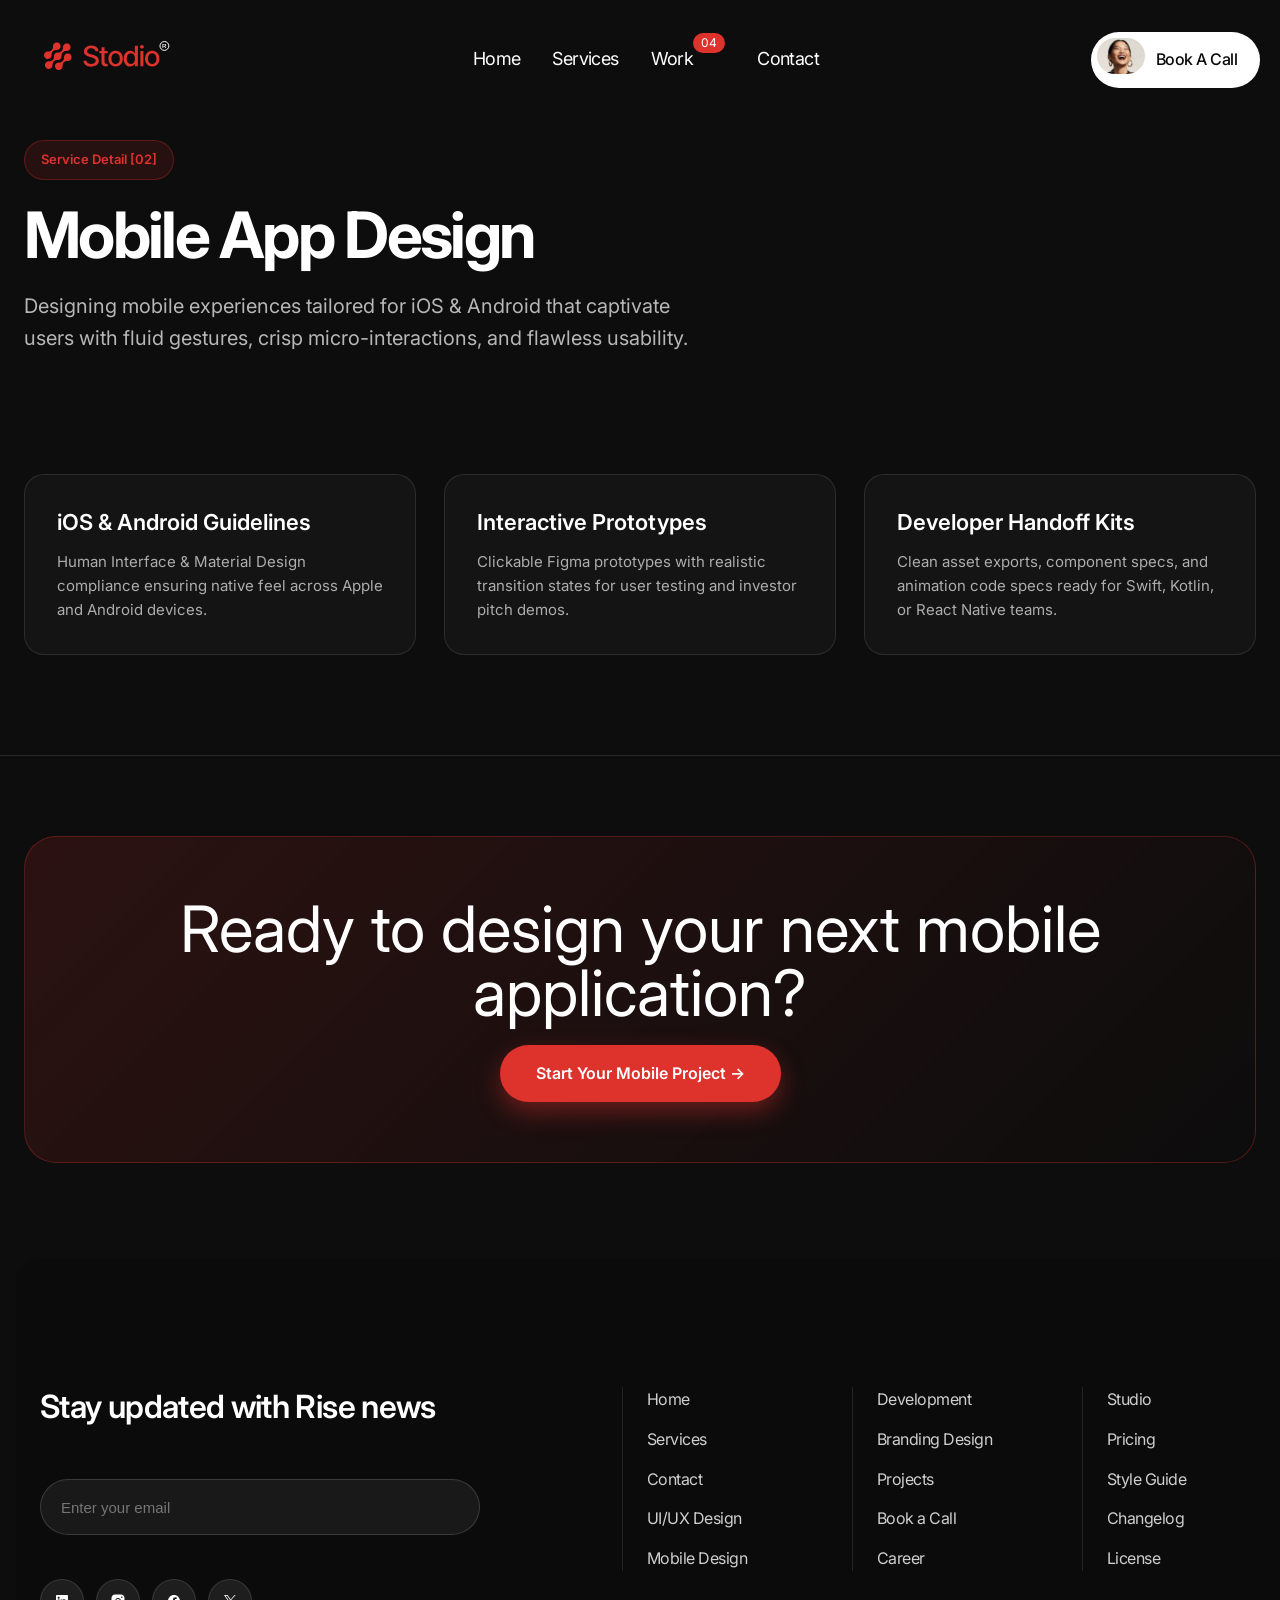
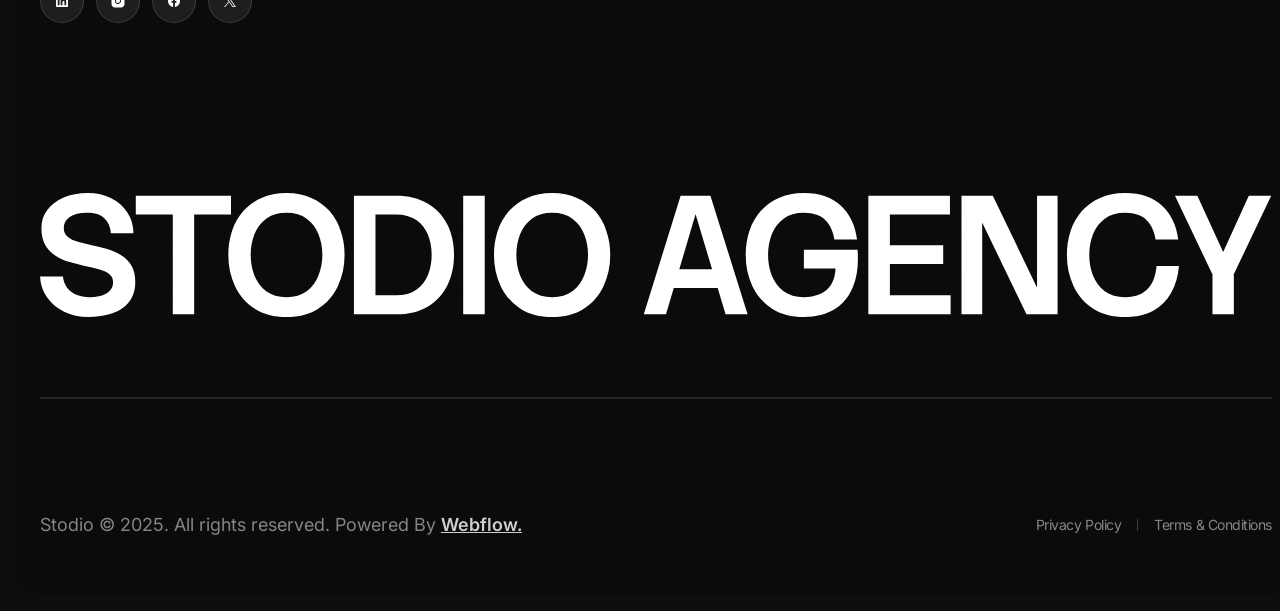
<file: services/mobile-design.html>
<!DOCTYPE html>
<html lang="en">

<head>
    <meta charset="utf-8">
    <title>Mobile App Design — Stodio Agency</title>
    <meta content="Intuitive mobile app UI/UX design for iOS and Android platforms." name="description">
    <meta content="width=device-width, initial-scale=1" name="viewport">
    <link href="../css/stodio.webflow.6964d4f6b5db71495b89341e.0d344e1c8.opt.min.css" rel="stylesheet" type="text/css">
    <link href="../images/699465fe4a4df88051bc58e1_favicon.png" rel="shortcut icon" type="image/x-icon">

    <style>
        html,
        body {
            margin: 0;
            padding: 0;
            width: 100%;
            overflow-x: hidden !important;
            background-color: #0d0d0d;
            color: #ffffff;
            font-family: Inter, system-ui, -apple-system, sans-serif;
        }

        .page-wrapper {
            display: flex;
            flex-direction: column;
            min-height: 100vh;
            width: 100%;
            overflow-x: hidden;
        }

        main.main-content {
            flex: 1 0 auto;
            width: 100%;
        }

        .subservice-container {
            max-width: 1280px;
            margin: 0 auto;
            padding: 0 24px;
            width: 100%;
            box-sizing: border-box;
        }

        .subservice-hero {
            padding: 140px 0 60px 0;
        }

        .tag-pill {
            display: inline-flex;
            align-items: center;
            gap: 8px;
            background: rgba(222, 50, 45, 0.12);
            border: 1px solid rgba(222, 50, 45, 0.3);
            border-radius: 100px;
            padding: 6px 16px;
            font-size: 13px;
            font-weight: 600;
            color: #DE322D;
            margin-bottom: 20px;
        }

        .subservice-hero h1 {
            font-size: clamp(36px, 5vw, 64px);
            font-weight: 700;
            line-height: 1.1;
            margin: 0 0 20px 0;
        }

        .subservice-hero p {
            font-size: clamp(16px, 2vw, 20px);
            line-height: 1.6;
            color: rgba(255, 255, 255, 0.7);
            max-width: 700px;
            margin: 0;
        }

        .deliverables-section {
            padding: 60px 0 100px 0;
        }

        .deliverables-grid {
            display: grid;
            grid-template-columns: repeat(3, 1fr);
            gap: 28px;
        }

        .deliverable-card {
            background: rgba(255, 255, 255, 0.03);
            border: 1px solid rgba(255, 255, 255, 0.1);
            border-radius: 20px;
            padding: 32px;
            transition: border-color 0.3s ease;
        }

        .deliverable-card:hover {
            border-color: #DE322D;
        }

        .deliverable-title {
            font-size: 22px;
            font-weight: 600;
            margin: 0 0 12px 0;
        }

        .deliverable-desc {
            font-size: 15px;
            line-height: 1.6;
            color: rgba(255, 255, 255, 0.65);
            margin: 0;
        }

        .subservice-cta {
            padding: 80px 0;
            text-align: center;
            border-top: 1px solid rgba(255, 255, 255, 0.1);
        }

        .cta-card {
            background: linear-gradient(135deg, rgba(222, 50, 45, 0.15) 0%, rgba(13, 13, 13, 0.9) 100%);
            border: 1px solid rgba(222, 50, 45, 0.3);
            border-radius: 32px;
            padding: 60px 24px;
            display: flex;
            flex-direction: column;
            align-items: center;
            gap: 20px;
        }

        .cta-btn {
            background: #DE322D;
            color: #ffffff;
            border-radius: 100px;
            padding: 16px 36px;
            font-size: 16px;
            font-weight: 600;
            text-decoration: none;
            box-shadow: 0 10px 25px rgba(222, 50, 45, 0.4);
        }

        @media (max-width: 991px) {
            .deliverables-grid {
                grid-template-columns: 1fr;
            }
        }
    </style>
</head>

<body>
    <div class="page-wrapper">

        <!-- Dynamic Navbar Placeholder -->
        <div id="navbar-placeholder"></div>

        <!-- Main Content -->
        <main class="main-content">

            <section class="subservice-hero">
                <div class="subservice-container">
                    <div class="tag-pill">Service Detail [02]</div>
                    <h1>Mobile App Design</h1>
                    <p>Designing mobile experiences tailored for iOS & Android that captivate users with fluid gestures,
                        crisp micro-interactions, and flawless usability.</p>
                </div>
            </section>

            <section class="deliverables-section">
                <div class="subservice-container">
                    <div class="deliverables-grid">
                        <div class="deliverable-card">
                            <h3 class="deliverable-title">iOS & Android Guidelines</h3>
                            <p class="deliverable-desc">Human Interface & Material Design compliance ensuring native
                                feel across Apple and Android devices.</p>
                        </div>
                        <div class="deliverable-card">
                            <h3 class="deliverable-title">Interactive Prototypes</h3>
                            <p class="deliverable-desc">Clickable Figma prototypes with realistic transition states for
                                user testing and investor pitch demos.</p>
                        </div>
                        <div class="deliverable-card">
                            <h3 class="deliverable-title">Developer Handoff Kits</h3>
                            <p class="deliverable-desc">Clean asset exports, component specs, and animation code specs
                                ready for Swift, Kotlin, or React Native teams.</p>
                        </div>
                    </div>
                </div>
            </section>

            <section class="subservice-cta">
                <div class="subservice-container">
                    <div class="cta-card">
                        <h2>Ready to design your next mobile application?</h2>
                        <a href="../contact.html" class="cta-btn">Start Your Mobile Project →</a>
                    </div>
                </div>
            </section>

        </main>

        <!-- Dynamic Footer Placeholder -->
        <div id="footer-placeholder"></div>

    </div>

    <!-- Main Component Loader Script -->
    <script src="../js/main.js" type="text/javascript"></script>
</body>

</html>
</file>
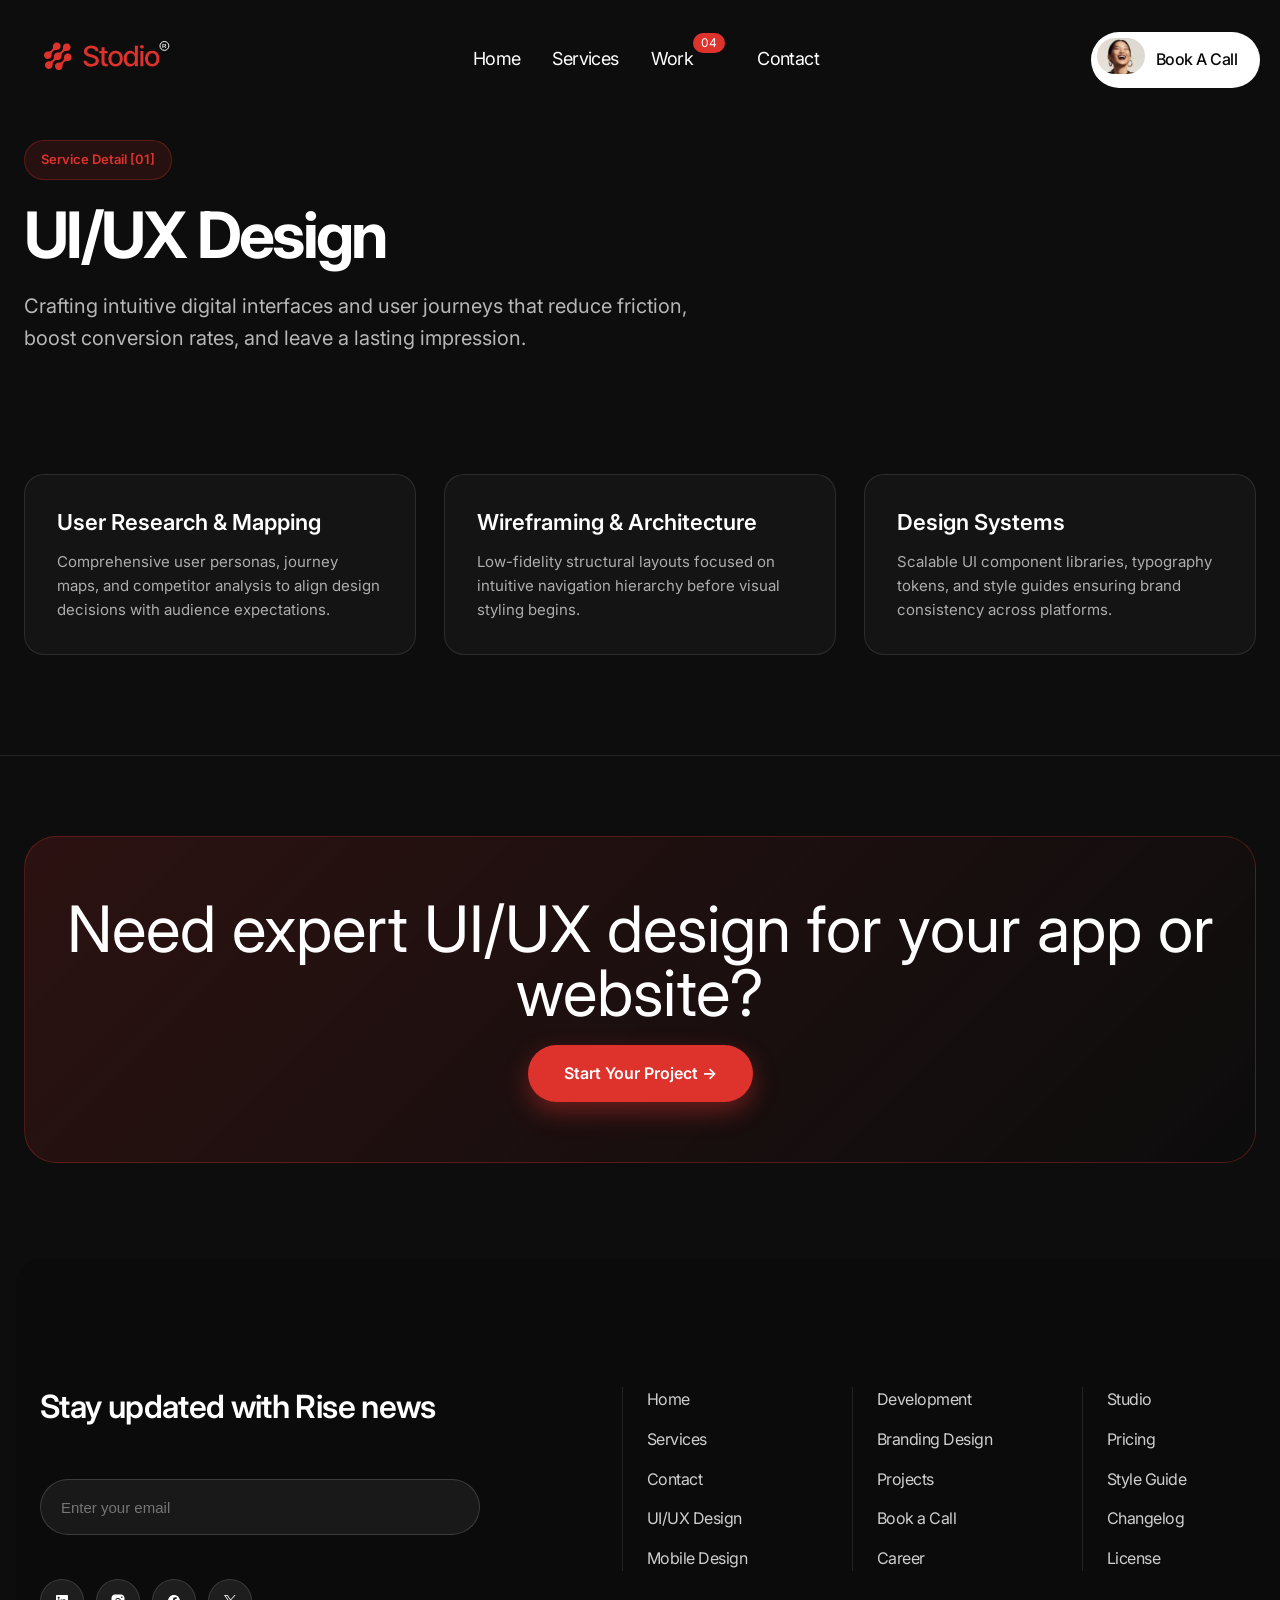
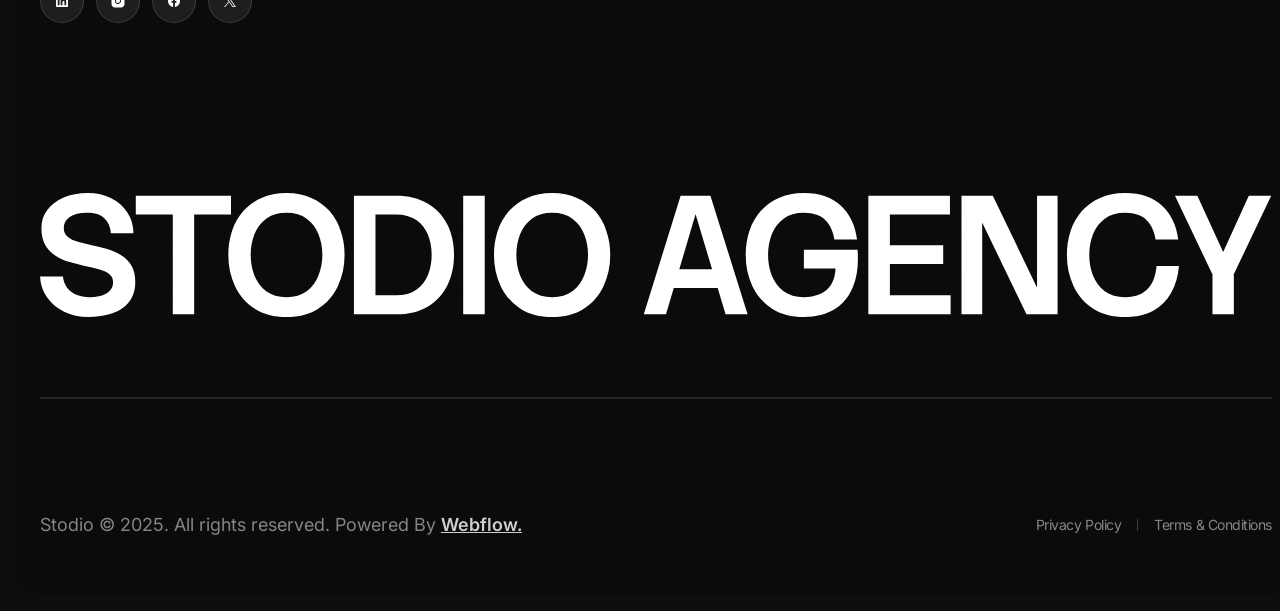
<file: services/ui-ux-design.html>
<!DOCTYPE html>
<html lang="en">

<head>
    <meta charset="utf-8">
    <title>UI/UX Design — Stodio Agency</title>
    <meta content="Crafting intuitive interfaces and seamless user journeys that convert." name="description">
    <meta content="width=device-width, initial-scale=1" name="viewport">
    <link href="../css/stodio.webflow.6964d4f6b5db71495b89341e.0d344e1c8.opt.min.css" rel="stylesheet" type="text/css">
    <link href="../images/699465fe4a4df88051bc58e1_favicon.png" rel="shortcut icon" type="image/x-icon">

    <style>
        html,
        body {
            margin: 0;
            padding: 0;
            width: 100%;
            overflow-x: hidden !important;
            background-color: #0d0d0d;
            color: #ffffff;
            font-family: Inter, system-ui, -apple-system, sans-serif;
        }

        .page-wrapper {
            display: flex;
            flex-direction: column;
            min-height: 100vh;
            width: 100%;
            overflow-x: hidden;
        }

        main.main-content {
            flex: 1 0 auto;
            width: 100%;
        }

        .subservice-container {
            max-width: 1280px;
            margin: 0 auto;
            padding: 0 24px;
            width: 100%;
            box-sizing: border-box;
        }

        .subservice-hero {
            padding: 140px 0 60px 0;
        }

        .tag-pill {
            display: inline-flex;
            align-items: center;
            gap: 8px;
            background: rgba(222, 50, 45, 0.12);
            border: 1px solid rgba(222, 50, 45, 0.3);
            border-radius: 100px;
            padding: 6px 16px;
            font-size: 13px;
            font-weight: 600;
            color: #DE322D;
            margin-bottom: 20px;
        }

        .subservice-hero h1 {
            font-size: clamp(36px, 5vw, 64px);
            font-weight: 700;
            line-height: 1.1;
            margin: 0 0 20px 0;
        }

        .subservice-hero p {
            font-size: clamp(16px, 2vw, 20px);
            line-height: 1.6;
            color: rgba(255, 255, 255, 0.7);
            max-width: 700px;
            margin: 0;
        }

        .deliverables-section {
            padding: 60px 0 100px 0;
        }

        .deliverables-grid {
            display: grid;
            grid-template-columns: repeat(3, 1fr);
            gap: 28px;
        }

        .deliverable-card {
            background: rgba(255, 255, 255, 0.03);
            border: 1px solid rgba(255, 255, 255, 0.1);
            border-radius: 20px;
            padding: 32px;
            transition: border-color 0.3s ease;
        }

        .deliverable-card:hover {
            border-color: #DE322D;
        }

        .deliverable-title {
            font-size: 22px;
            font-weight: 600;
            margin: 0 0 12px 0;
        }

        .deliverable-desc {
            font-size: 15px;
            line-height: 1.6;
            color: rgba(255, 255, 255, 0.65);
            margin: 0;
        }

        .subservice-cta {
            padding: 80px 0;
            text-align: center;
            border-top: 1px solid rgba(255, 255, 255, 0.1);
        }

        .cta-card {
            background: linear-gradient(135deg, rgba(222, 50, 45, 0.15) 0%, rgba(13, 13, 13, 0.9) 100%);
            border: 1px solid rgba(222, 50, 45, 0.3);
            border-radius: 32px;
            padding: 60px 24px;
            display: flex;
            flex-direction: column;
            align-items: center;
            gap: 20px;
        }

        .cta-btn {
            background: #DE322D;
            color: #ffffff;
            border-radius: 100px;
            padding: 16px 36px;
            font-size: 16px;
            font-weight: 600;
            text-decoration: none;
            box-shadow: 0 10px 25px rgba(222, 50, 45, 0.4);
        }

        @media (max-width: 991px) {
            .deliverables-grid {
                grid-template-columns: 1fr;
            }
        }
    </style>
</head>

<body>
    <div class="page-wrapper">

        <!-- Dynamic Navbar Placeholder -->
        <div id="navbar-placeholder"></div>

        <!-- Main Content -->
        <main class="main-content">

            <section class="subservice-hero">
                <div class="subservice-container">
                    <div class="tag-pill">Service Detail [01]</div>
                    <h1>UI/UX Design</h1>
                    <p>Crafting intuitive digital interfaces and user journeys that reduce friction, boost conversion
                        rates, and leave a lasting impression.</p>
                </div>
            </section>

            <section class="deliverables-section">
                <div class="subservice-container">
                    <div class="deliverables-grid">
                        <div class="deliverable-card">
                            <h3 class="deliverable-title">User Research & Mapping</h3>
                            <p class="deliverable-desc">Comprehensive user personas, journey maps, and competitor
                                analysis to align design decisions with audience expectations.</p>
                        </div>
                        <div class="deliverable-card">
                            <h3 class="deliverable-title">Wireframing & Architecture</h3>
                            <p class="deliverable-desc">Low-fidelity structural layouts focused on intuitive navigation
                                hierarchy before visual styling begins.</p>
                        </div>
                        <div class="deliverable-card">
                            <h3 class="deliverable-title">Design Systems</h3>
                            <p class="deliverable-desc">Scalable UI component libraries, typography tokens, and style
                                guides ensuring brand consistency across platforms.</p>
                        </div>
                    </div>
                </div>
            </section>

            <section class="subservice-cta">
                <div class="subservice-container">
                    <div class="cta-card">
                        <h2>Need expert UI/UX design for your app or website?</h2>
                        <a href="../contact.html" class="cta-btn">Start Your Project →</a>
                    </div>
                </div>
            </section>

        </main>

        <!-- Dynamic Footer Placeholder -->
        <div id="footer-placeholder"></div>

    </div>

    <!-- Main Component Loader Script -->
    <script src="../js/main.js" type="text/javascript"></script>
</body>

</html>
</file>
<file: css/lenis.css>
html.lenis,html.lenis body{height:auto}.lenis.lenis-smooth{scroll-behavior:auto!important}.lenis.lenis-smooth [data-lenis-prevent]{overscroll-behavior:contain}.lenis.lenis-stopped{overflow:hidden}.lenis.lenis-smooth iframe{pointer-events:none}
</file>
<file: css/stodio.webflow.shared.20af53cb0.min.css>
html{-webkit-text-size-adjust:100%;-ms-text-size-adjust:100%;font-family:sans-serif}body{margin:0}article,aside,details,figcaption,figure,footer,header,hgroup,main,menu,nav,section,summary{display:block}audio,canvas,progress,video{vertical-align:baseline;display:inline-block}audio:not([controls]){height:0;display:none}[hidden],template{display:none}a{background-color:#0000}a:active,a:hover{outline:0}abbr[title]{border-bottom:1px dotted}b,strong{font-weight:700}dfn{font-style:italic}h1{margin:.67em 0;font-size:2em}mark{color:#000;background:#ff0}small{font-size:80%}sub,sup{vertical-align:baseline;font-size:75%;line-height:0;position:relative}sup{top:-.5em}sub{bottom:-.25em}img{border:0}svg:not(:root){overflow:hidden}hr{box-sizing:content-box;height:0}pre{overflow:auto}code,kbd,pre,samp{font-family:monospace;font-size:1em}button,input,optgroup,select,textarea{color:inherit;font:inherit;margin:0}button{overflow:visible}button,select{text-transform:none}button,html input[type=button],input[type=reset]{-webkit-appearance:button;cursor:pointer}button[disabled],html input[disabled]{cursor:default}button::-moz-focus-inner,input::-moz-focus-inner{border:0;padding:0}input{line-height:normal}input[type=checkbox],input[type=radio]{box-sizing:border-box;padding:0}input[type=number]::-webkit-inner-spin-button,input[type=number]::-webkit-outer-spin-button{height:auto}input[type=search]{-webkit-appearance:none}input[type=search]::-webkit-search-cancel-button,input[type=search]::-webkit-search-decoration{-webkit-appearance:none}legend{border:0;padding:0}textarea{overflow:auto}optgroup{font-weight:700}table{border-collapse:collapse;border-spacing:0}td,th{padding:0}@font-face{font-family:webflow-icons;src:url([data-uri])format("truetype");font-weight:400;font-style:normal}[class^=w-icon-],[class*=\ w-icon-]{speak:none;font-variant:normal;text-transform:none;-webkit-font-smoothing:antialiased;-moz-osx-font-smoothing:grayscale;font-style:normal;font-weight:400;line-height:1;font-family:webflow-icons!important}.w-icon-slider-right:before{content:""}.w-icon-slider-left:before{content:""}.w-icon-nav-menu:before{content:""}.w-icon-arrow-down:before,.w-icon-dropdown-toggle:before{content:""}.w-icon-file-upload-remove:before{content:""}.w-icon-file-upload-icon:before{content:""}*{box-sizing:border-box}html{height:100%}body{color:#333;background-color:#fff;min-height:100%;margin:0;font-family:Arial,sans-serif;font-size:14px;line-height:20px}img{vertical-align:middle;max-width:100%;display:inline-block}html.w-mod-touch *{background-attachment:scroll!important}.w-block{display:block}.w-inline-block{max-width:100%;display:inline-block}.w-clearfix:before,.w-clearfix:after{content:" ";grid-area:1/1/2/2;display:table}.w-clearfix:after{clear:both}.w-hidden{display:none}.w-button{color:#fff;line-height:inherit;cursor:pointer;background-color:#3898ec;border:0;border-radius:0;padding:9px 15px;text-decoration:none;display:inline-block}input.w-button{-webkit-appearance:button}html[data-w-dynpage] [data-w-cloak]{color:#0000!important}.w-code-block{margin:unset}pre.w-code-block code{all:inherit}pre.w-code-block code>span{display:block!important}.w-optimization{display:contents}.w-webflow-badge,.w-webflow-badge>img{box-sizing:unset;width:unset;height:unset;max-height:unset;max-width:unset;min-height:unset;min-width:unset;margin:unset;padding:unset;float:unset;clear:unset;border:unset;border-radius:unset;background:unset;background-image:unset;background-position:unset;background-size:unset;background-repeat:unset;background-origin:unset;background-clip:unset;background-attachment:unset;background-color:unset;box-shadow:unset;transform:unset;direction:unset;font-family:unset;font-weight:unset;color:unset;font-size:unset;line-height:unset;font-style:unset;font-variant:unset;text-align:unset;letter-spacing:unset;-webkit-text-decoration:unset;text-decoration:unset;text-indent:unset;text-transform:unset;list-style-type:unset;text-shadow:unset;vertical-align:unset;cursor:unset;white-space:unset;word-break:unset;word-spacing:unset;word-wrap:unset;transition:unset}.w-webflow-badge{white-space:nowrap;cursor:pointer;box-shadow:0 0 0 1px #0000001a,0 1px 3px #0000001a;visibility:visible!important;opacity:1!important;z-index:2147483647!important;color:#aaadb0!important;width:auto!important;height:auto!important;overflow:unset!important;background-color:#fff!important;border-radius:3px!important;margin:0!important;padding:6px!important;font-size:12px!important;line-height:14px!important;text-decoration:none!important;display:inline-block!important;position:fixed!important;inset:auto 12px 12px auto!important;transform:none!important}.w-webflow-badge>img{position:unset;visibility:unset!important;opacity:1!important;vertical-align:middle!important;display:inline-block!important}h1,h2,h3,h4,h5,h6{margin-bottom:10px;font-weight:700}h1{margin-top:20px;font-size:38px;line-height:44px}h2{margin-top:20px;font-size:32px;line-height:36px}h3{margin-top:20px;font-size:24px;line-height:30px}h4{margin-top:10px;font-size:18px;line-height:24px}h5{margin-top:10px;font-size:14px;line-height:20px}h6{margin-top:10px;font-size:12px;line-height:18px}p{margin-top:0;margin-bottom:10px}blockquote{border-left:5px solid #e2e2e2;margin:0 0 10px;padding:10px 20px;font-size:18px;line-height:22px}figure{margin:0 0 10px}figcaption{text-align:center;margin-top:5px}ul,ol{margin-top:0;margin-bottom:10px;padding-left:40px}.w-list-unstyled{padding-left:0;list-style:none}.w-embed:before,.w-embed:after{content:" ";grid-area:1/1/2/2;display:table}.w-embed:after{clear:both}.w-video{width:100%;padding:0;position:relative}.w-video iframe,.w-video object,.w-video embed{border:none;width:100%;height:100%;position:absolute;top:0;left:0}fieldset{border:0;margin:0;padding:0}button,[type=button],[type=reset]{cursor:pointer;-webkit-appearance:button;border:0}.w-form{margin:0 0 15px}.w-form-done{text-align:center;background-color:#ddd;padding:20px;display:none}.w-form-fail{background-color:#ffdede;margin-top:10px;padding:10px;display:none}label{margin-bottom:5px;font-weight:700;display:block}.w-input,.w-select{color:#333;vertical-align:middle;background-color:#fff;border:1px solid #ccc;width:100%;height:38px;margin-bottom:10px;padding:8px 12px;font-size:14px;line-height:1.42857;display:block}.w-input::placeholder,.w-select::placeholder{color:#999}.w-input:focus,.w-select:focus{border-color:#3898ec;outline:0}.w-input[disabled],.w-select[disabled],.w-input[readonly],.w-select[readonly],fieldset[disabled] .w-input,fieldset[disabled] .w-select{cursor:not-allowed}.w-input[disabled]:not(.w-input-disabled),.w-select[disabled]:not(.w-input-disabled),.w-input[readonly],.w-select[readonly],fieldset[disabled]:not(.w-input-disabled) .w-input,fieldset[disabled]:not(.w-input-disabled) .w-select{background-color:#eee}textarea.w-input,textarea.w-select{height:auto}.w-select{background-color:#f3f3f3}.w-select[multiple]{height:auto}.w-form-label{cursor:pointer;margin-bottom:0;font-weight:400;display:inline-block}.w-radio{margin-bottom:5px;padding-left:20px;display:block}.w-radio:before,.w-radio:after{content:" ";grid-area:1/1/2/2;display:table}.w-radio:after{clear:both}.w-radio-input{float:left;margin:3px 0 0 -20px;line-height:normal}.w-file-upload{margin-bottom:10px;display:block}.w-file-upload-input{opacity:0;z-index:-100;width:.1px;height:.1px;position:absolute;overflow:hidden}.w-file-upload-default,.w-file-upload-uploading,.w-file-upload-success{color:#333;display:inline-block}.w-file-upload-error{margin-top:10px;display:block}.w-file-upload-default.w-hidden,.w-file-upload-uploading.w-hidden,.w-file-upload-error.w-hidden,.w-file-upload-success.w-hidden{display:none}.w-file-upload-uploading-btn{cursor:pointer;background-color:#fafafa;border:1px solid #ccc;margin:0;padding:8px 12px;font-size:14px;font-weight:400;display:flex}.w-file-upload-file{background-color:#fafafa;border:1px solid #ccc;flex-grow:1;justify-content:space-between;margin:0;padding:8px 9px 8px 11px;display:flex}.w-file-upload-file-name{font-size:14px;font-weight:400;display:block}.w-file-remove-link{cursor:pointer;width:auto;height:auto;margin-top:3px;margin-left:10px;padding:3px;display:block}.w-icon-file-upload-remove{margin:auto;font-size:10px}.w-file-upload-error-msg{color:#ea384c;padding:2px 0;display:inline-block}.w-file-upload-info{padding:0 12px;line-height:38px;display:inline-block}.w-file-upload-label{cursor:pointer;background-color:#fafafa;border:1px solid #ccc;margin:0;padding:8px 12px;font-size:14px;font-weight:400;display:inline-block}.w-icon-file-upload-icon,.w-icon-file-upload-uploading{width:20px;margin-right:8px;display:inline-block}.w-icon-file-upload-uploading{height:20px}.w-container{max-width:940px;margin-left:auto;margin-right:auto}.w-container:before,.w-container:after{content:" ";grid-area:1/1/2/2;display:table}.w-container:after{clear:both}.w-container .w-row{margin-left:-10px;margin-right:-10px}.w-row:before,.w-row:after{content:" ";grid-area:1/1/2/2;display:table}.w-row:after{clear:both}.w-row .w-row{margin-left:0;margin-right:0}.w-col{float:left;width:100%;min-height:1px;padding-left:10px;padding-right:10px;position:relative}.w-col .w-col{padding-left:0;padding-right:0}.w-col-1{width:8.33333%}.w-col-2{width:16.6667%}.w-col-3{width:25%}.w-col-4{width:33.3333%}.w-col-5{width:41.6667%}.w-col-6{width:50%}.w-col-7{width:58.3333%}.w-col-8{width:66.6667%}.w-col-9{width:75%}.w-col-10{width:83.3333%}.w-col-11{width:91.6667%}.w-col-12{width:100%}.w-hidden-main{display:none!important}@media screen and (max-width:991px){.w-container{max-width:728px}.w-hidden-main{display:inherit!important}.w-hidden-medium{display:none!important}.w-col-medium-1{width:8.33333%}.w-col-medium-2{width:16.6667%}.w-col-medium-3{width:25%}.w-col-medium-4{width:33.3333%}.w-col-medium-5{width:41.6667%}.w-col-medium-6{width:50%}.w-col-medium-7{width:58.3333%}.w-col-medium-8{width:66.6667%}.w-col-medium-9{width:75%}.w-col-medium-10{width:83.3333%}.w-col-medium-11{width:91.6667%}.w-col-medium-12{width:100%}.w-col-stack{width:100%;left:auto;right:auto}}@media screen and (max-width:767px){.w-hidden-main,.w-hidden-medium{display:inherit!important}.w-hidden-small{display:none!important}.w-row,.w-container .w-row{margin-left:0;margin-right:0}.w-col{width:100%;left:auto;right:auto}.w-col-small-1{width:8.33333%}.w-col-small-2{width:16.6667%}.w-col-small-3{width:25%}.w-col-small-4{width:33.3333%}.w-col-small-5{width:41.6667%}.w-col-small-6{width:50%}.w-col-small-7{width:58.3333%}.w-col-small-8{width:66.6667%}.w-col-small-9{width:75%}.w-col-small-10{width:83.3333%}.w-col-small-11{width:91.6667%}.w-col-small-12{width:100%}}@media screen and (max-width:479px){.w-container{max-width:none}.w-hidden-main,.w-hidden-medium,.w-hidden-small{display:inherit!important}.w-hidden-tiny{display:none!important}.w-col{width:100%}.w-col-tiny-1{width:8.33333%}.w-col-tiny-2{width:16.6667%}.w-col-tiny-3{width:25%}.w-col-tiny-4{width:33.3333%}.w-col-tiny-5{width:41.6667%}.w-col-tiny-6{width:50%}.w-col-tiny-7{width:58.3333%}.w-col-tiny-8{width:66.6667%}.w-col-tiny-9{width:75%}.w-col-tiny-10{width:83.3333%}.w-col-tiny-11{width:91.6667%}.w-col-tiny-12{width:100%}}.w-widget{position:relative}.w-widget-map{width:100%;height:400px}.w-widget-map label{width:auto;display:inline}.w-widget-map img{max-width:inherit}.w-widget-map .gm-style-iw{text-align:center}.w-widget-map .gm-style-iw>button{display:none!important}.w-widget-twitter{overflow:hidden}.w-widget-twitter-count-shim{vertical-align:top;text-align:center;background:#fff;border:1px solid #758696;border-radius:3px;width:28px;height:20px;display:inline-block;position:relative}.w-widget-twitter-count-shim *{pointer-events:none;-webkit-user-select:none;user-select:none}.w-widget-twitter-count-shim .w-widget-twitter-count-inner{text-align:center;color:#999;font-family:serif;font-size:15px;line-height:12px;position:relative}.w-widget-twitter-count-shim .w-widget-twitter-count-clear{display:block;position:relative}.w-widget-twitter-count-shim.w--large{width:36px;height:28px}.w-widget-twitter-count-shim.w--large .w-widget-twitter-count-inner{font-size:18px;line-height:18px}.w-widget-twitter-count-shim:not(.w--vertical){margin-left:5px;margin-right:8px}.w-widget-twitter-count-shim:not(.w--vertical).w--large{margin-left:6px}.w-widget-twitter-count-shim:not(.w--vertical):before,.w-widget-twitter-count-shim:not(.w--vertical):after{content:" ";pointer-events:none;border:solid #0000;width:0;height:0;position:absolute;top:50%;left:0}.w-widget-twitter-count-shim:not(.w--vertical):before{border-width:4px;border-color:#75869600 #5d6c7b #75869600 #75869600;margin-top:-4px;margin-left:-9px}.w-widget-twitter-count-shim:not(.w--vertical).w--large:before{border-width:5px;margin-top:-5px;margin-left:-10px}.w-widget-twitter-count-shim:not(.w--vertical):after{border-width:4px;border-color:#fff0 #fff #fff0 #fff0;margin-top:-4px;margin-left:-8px}.w-widget-twitter-count-shim:not(.w--vertical).w--large:after{border-width:5px;margin-top:-5px;margin-left:-9px}.w-widget-twitter-count-shim.w--vertical{width:61px;height:33px;margin-bottom:8px}.w-widget-twitter-count-shim.w--vertical:before,.w-widget-twitter-count-shim.w--vertical:after{content:" ";pointer-events:none;border:solid #0000;width:0;height:0;position:absolute;top:100%;left:50%}.w-widget-twitter-count-shim.w--vertical:before{border-width:5px;border-color:#5d6c7b #75869600 #75869600;margin-left:-5px}.w-widget-twitter-count-shim.w--vertical:after{border-width:4px;border-color:#fff #fff0 #fff0;margin-left:-4px}.w-widget-twitter-count-shim.w--vertical .w-widget-twitter-count-inner{font-size:18px;line-height:22px}.w-widget-twitter-count-shim.w--vertical.w--large{width:76px}.w-background-video{color:#fff;height:500px;position:relative;overflow:hidden}.w-background-video>video{object-fit:cover;z-index:-100;background-position:50%;background-size:cover;width:100%;height:100%;margin:auto;position:absolute;inset:-100%}.w-background-video>video::-webkit-media-controls-start-playback-button{-webkit-appearance:none;display:none!important}.w-background-video--control{background-color:#0000;padding:0;position:absolute;bottom:1em;right:1em}.w-background-video--control>[hidden]{display:none!important}.w-slider{text-align:center;clear:both;-webkit-tap-highlight-color:#0000;tap-highlight-color:#0000;background:#ddd;height:300px;position:relative}.w-slider-mask{z-index:1;white-space:nowrap;height:100%;display:block;position:relative;left:0;right:0;overflow:hidden}.w-slide{vertical-align:top;white-space:normal;text-align:left;width:100%;height:100%;display:inline-block;position:relative}.w-slider-nav{z-index:2;text-align:center;-webkit-tap-highlight-color:#0000;tap-highlight-color:#0000;height:40px;margin:auto;padding-top:10px;position:absolute;inset:auto 0 0}.w-slider-nav.w-round>div{border-radius:100%}.w-slider-nav.w-num>div{width:auto;height:auto;font-size:inherit;line-height:inherit;padding:.2em .5em}.w-slider-nav.w-shadow>div{box-shadow:0 0 3px #3336}.w-slider-nav-invert{color:#fff}.w-slider-nav-invert>div{background-color:#2226}.w-slider-nav-invert>div.w-active{background-color:#222}.w-slider-dot{cursor:pointer;background-color:#fff6;width:1em;height:1em;margin:0 3px .5em;transition:background-color .1s,color .1s;display:inline-block;position:relative}.w-slider-dot.w-active{background-color:#fff}.w-slider-dot:focus{outline:none;box-shadow:0 0 0 2px #fff}.w-slider-dot:focus.w-active{box-shadow:none}.w-slider-arrow-left,.w-slider-arrow-right{cursor:pointer;color:#fff;-webkit-tap-highlight-color:#0000;tap-highlight-color:#0000;-webkit-user-select:none;user-select:none;width:80px;margin:auto;font-size:40px;position:absolute;inset:0;overflow:hidden}.w-slider-arrow-left [class^=w-icon-],.w-slider-arrow-right [class^=w-icon-],.w-slider-arrow-left [class*=\ w-icon-],.w-slider-arrow-right [class*=\ w-icon-]{position:absolute}.w-slider-arrow-left:focus,.w-slider-arrow-right:focus{outline:0}.w-slider-arrow-left{z-index:3;right:auto}.w-slider-arrow-right{z-index:4;left:auto}.w-icon-slider-left,.w-icon-slider-right{width:1em;height:1em;margin:auto;inset:0}.w-slider-aria-label{clip:rect(0 0 0 0);border:0;width:1px;height:1px;margin:-1px;padding:0;position:absolute;overflow:hidden}.w-slider-force-show{display:block!important}.w-dropdown{text-align:left;z-index:900;margin-left:auto;margin-right:auto;display:inline-block;position:relative}.w-dropdown-btn,.w-dropdown-toggle,.w-dropdown-link{vertical-align:top;color:#222;text-align:left;white-space:nowrap;margin-left:auto;margin-right:auto;padding:20px;text-decoration:none;position:relative}.w-dropdown-toggle{-webkit-user-select:none;user-select:none;cursor:pointer;padding-right:40px;display:inline-block}.w-dropdown-toggle:focus{outline:0}.w-icon-dropdown-toggle{width:1em;height:1em;margin:auto 20px auto auto;position:absolute;top:0;bottom:0;right:0}.w-dropdown-list{background:#ddd;min-width:100%;display:none;position:absolute}.w-dropdown-list.w--open{display:block}.w-dropdown-link{color:#222;padding:10px 20px;display:block}.w-dropdown-link.w--current{color:#0082f3}.w-dropdown-link:focus{outline:0}.w-lightbox-backdrop{cursor:auto;letter-spacing:normal;text-indent:0;text-shadow:none;text-transform:none;visibility:visible;white-space:normal;word-break:normal;word-spacing:normal;word-wrap:normal;color:#fff;text-align:center;z-index:2000;opacity:0;-webkit-user-select:none;-moz-user-select:none;-webkit-tap-highlight-color:transparent;background:#000000e6;outline:0;font-family:Helvetica Neue,Helvetica,Ubuntu,Segoe UI,Verdana,sans-serif;font-size:17px;font-style:normal;font-weight:300;line-height:1.2;list-style:disc;position:fixed;inset:0;-webkit-transform:translate(0)}.w-lightbox-backdrop,.w-lightbox-container{-webkit-overflow-scrolling:touch;height:100%;overflow:auto}.w-lightbox-content{height:100vh;position:relative;overflow:hidden}.w-lightbox-view{opacity:0;width:100vw;height:100vh;position:absolute}.w-lightbox-view:before{content:"";height:100vh}.w-lightbox-group,.w-lightbox-group .w-lightbox-view,.w-lightbox-group .w-lightbox-view:before{height:86vh}.w-lightbox-frame,.w-lightbox-view:before{vertical-align:middle;display:inline-block}.w-lightbox-figure{margin:0;position:relative}.w-lightbox-group .w-lightbox-figure{cursor:pointer}.w-lightbox-img{width:auto;max-width:none;height:auto}.w-lightbox-image{float:none;max-width:100vw;max-height:100vh;display:block}.w-lightbox-group .w-lightbox-image{max-height:86vh}.w-lightbox-caption{text-align:left;text-overflow:ellipsis;white-space:nowrap;background:#0006;padding:.5em 1em;position:absolute;bottom:0;left:0;right:0;overflow:hidden}.w-lightbox-embed{width:100%;height:100%;position:absolute;inset:0}.w-lightbox-control{cursor:pointer;background-position:50%;background-repeat:no-repeat;background-size:24px;width:4em;transition:all .3s;position:absolute;top:0}.w-lightbox-left{background-image:url([data-uri]);display:none;bottom:0;left:0}.w-lightbox-right{background-image:url([data-uri]);display:none;bottom:0;right:0}.w-lightbox-close{background-image:url([data-uri]);background-size:18px;height:2.6em;right:0}.w-lightbox-strip{white-space:nowrap;padding:0 1vh;line-height:0;position:absolute;bottom:0;left:0;right:0;overflow:auto hidden}.w-lightbox-item{box-sizing:content-box;cursor:pointer;width:10vh;padding:2vh 1vh;display:inline-block;-webkit-transform:translate(0,0)}.w-lightbox-active{opacity:.3}.w-lightbox-thumbnail{background:#222;height:10vh;position:relative;overflow:hidden}.w-lightbox-thumbnail-image{position:absolute;top:0;left:0}.w-lightbox-thumbnail .w-lightbox-tall{width:100%;top:50%;transform:translateY(-50%)}.w-lightbox-thumbnail .w-lightbox-wide{height:100%;left:50%;transform:translate(-50%)}.w-lightbox-spinner{box-sizing:border-box;border:5px solid #0006;border-radius:50%;width:40px;height:40px;margin-top:-20px;margin-left:-20px;animation:.8s linear infinite spin;position:absolute;top:50%;left:50%}.w-lightbox-spinner:after{content:"";border:3px solid #0000;border-bottom-color:#fff;border-radius:50%;position:absolute;inset:-4px}.w-lightbox-hide{display:none}.w-lightbox-noscroll{overflow:hidden}@media (min-width:768px){.w-lightbox-content{height:96vh;margin-top:2vh}.w-lightbox-view,.w-lightbox-view:before{height:96vh}.w-lightbox-group,.w-lightbox-group .w-lightbox-view,.w-lightbox-group .w-lightbox-view:before{height:84vh}.w-lightbox-image{max-width:96vw;max-height:96vh}.w-lightbox-group .w-lightbox-image{max-width:82.3vw;max-height:84vh}.w-lightbox-left,.w-lightbox-right{opacity:.5;display:block}.w-lightbox-close{opacity:.8}.w-lightbox-control:hover{opacity:1}}.w-lightbox-inactive,.w-lightbox-inactive:hover{opacity:0}.w-richtext:before,.w-richtext:after{content:" ";grid-area:1/1/2/2;display:table}.w-richtext:after{clear:both}.w-richtext[contenteditable=true]:before,.w-richtext[contenteditable=true]:after{white-space:initial}.w-richtext ol,.w-richtext ul{overflow:hidden}.w-richtext .w-richtext-figure-selected.w-richtext-figure-type-video div:after,.w-richtext .w-richtext-figure-selected[data-rt-type=video] div:after,.w-richtext .w-richtext-figure-selected.w-richtext-figure-type-image div,.w-richtext .w-richtext-figure-selected[data-rt-type=image] div{outline:2px solid #2895f7}.w-richtext figure.w-richtext-figure-type-video>div:after,.w-richtext figure[data-rt-type=video]>div:after{content:"";display:none;position:absolute;inset:0}.w-richtext figure{max-width:60%;position:relative}.w-richtext figure>div:before{cursor:default!important}.w-richtext figure img{width:100%}.w-richtext figure figcaption.w-richtext-figcaption-placeholder{opacity:.6}.w-richtext figure div{color:#0000;font-size:0}.w-richtext figure.w-richtext-figure-type-image,.w-richtext figure[data-rt-type=image]{display:table}.w-richtext figure.w-richtext-figure-type-image>div,.w-richtext figure[data-rt-type=image]>div{display:inline-block}.w-richtext figure.w-richtext-figure-type-image>figcaption,.w-richtext figure[data-rt-type=image]>figcaption{caption-side:bottom;display:table-caption}.w-richtext figure.w-richtext-figure-type-video,.w-richtext figure[data-rt-type=video]{width:60%;height:0}.w-richtext figure.w-richtext-figure-type-video iframe,.w-richtext figure[data-rt-type=video] iframe{width:100%;height:100%;position:absolute;top:0;left:0}.w-richtext figure.w-richtext-figure-type-video>div,.w-richtext figure[data-rt-type=video]>div{width:100%}.w-richtext figure.w-richtext-align-center{clear:both;margin-left:auto;margin-right:auto}.w-richtext figure.w-richtext-align-center.w-richtext-figure-type-image>div,.w-richtext figure.w-richtext-align-center[data-rt-type=image]>div{max-width:100%}.w-richtext figure.w-richtext-align-normal{clear:both}.w-richtext figure.w-richtext-align-fullwidth{text-align:center;clear:both;width:100%;max-width:100%;margin-left:auto;margin-right:auto;display:block}.w-richtext figure.w-richtext-align-fullwidth>div{padding-bottom:inherit;display:inline-block}.w-richtext figure.w-richtext-align-fullwidth>figcaption{display:block}.w-richtext figure.w-richtext-align-floatleft{float:left;clear:none;margin-right:15px}.w-richtext figure.w-richtext-align-floatright{float:right;clear:none;margin-left:15px}.w-nav{z-index:1000;background:#ddd;position:relative}.w-nav:before,.w-nav:after{content:" ";grid-area:1/1/2/2;display:table}.w-nav:after{clear:both}.w-nav-brand{float:left;color:#333;text-decoration:none;position:relative}.w-nav-link{vertical-align:top;color:#222;text-align:left;margin-left:auto;margin-right:auto;padding:20px;text-decoration:none;display:inline-block;position:relative}.w-nav-link.w--current{color:#0082f3}.w-nav-menu{float:right;position:relative}[data-nav-menu-open]{text-align:center;background:#c8c8c8;min-width:200px;position:absolute;top:100%;left:0;right:0;overflow:visible;display:block!important}.w--nav-link-open{display:block;position:relative}.w-nav-overlay{width:100%;display:none;position:absolute;top:100%;left:0;right:0;overflow:hidden}.w-nav-overlay [data-nav-menu-open]{top:0}.w-nav[data-animation=over-left] .w-nav-overlay{width:auto}.w-nav[data-animation=over-left] .w-nav-overlay,.w-nav[data-animation=over-left] [data-nav-menu-open]{z-index:1;top:0;right:auto}.w-nav[data-animation=over-right] .w-nav-overlay{width:auto}.w-nav[data-animation=over-right] .w-nav-overlay,.w-nav[data-animation=over-right] [data-nav-menu-open]{z-index:1;top:0;left:auto}.w-nav-button{float:right;cursor:pointer;-webkit-tap-highlight-color:#0000;tap-highlight-color:#0000;-webkit-user-select:none;user-select:none;padding:18px;font-size:24px;display:none;position:relative}.w-nav-button:focus{outline:0}.w-nav-button.w--open{color:#fff;background-color:#c8c8c8}.w-nav[data-collapse=all] .w-nav-menu{display:none}.w-nav[data-collapse=all] .w-nav-button,.w--nav-dropdown-open,.w--nav-dropdown-toggle-open{display:block}.w--nav-dropdown-list-open{position:static}@media screen and (max-width:991px){.w-nav[data-collapse=medium] .w-nav-menu{display:none}.w-nav[data-collapse=medium] .w-nav-button{display:block}}@media screen and (max-width:767px){.w-nav[data-collapse=small] .w-nav-menu{display:none}.w-nav[data-collapse=small] .w-nav-button{display:block}.w-nav-brand{padding-left:10px}}@media screen and (max-width:479px){.w-nav[data-collapse=tiny] .w-nav-menu{display:none}.w-nav[data-collapse=tiny] .w-nav-button{display:block}}.w-tabs{position:relative}.w-tabs:before,.w-tabs:after{content:" ";grid-area:1/1/2/2;display:table}.w-tabs:after{clear:both}.w-tab-menu{position:relative}.w-tab-link{vertical-align:top;text-align:left;cursor:pointer;color:#222;background-color:#ddd;padding:9px 30px;text-decoration:none;display:inline-block;position:relative}.w-tab-link.w--current{background-color:#c8c8c8}.w-tab-link:focus{outline:0}.w-tab-content{display:block;position:relative;overflow:hidden}.w-tab-pane{display:none;position:relative}.w--tab-active{display:block}@media screen and (max-width:479px){.w-tab-link{display:block}}.w-ix-emptyfix:after{content:""}@keyframes spin{0%{transform:rotate(0)}to{transform:rotate(360deg)}}.w-dyn-empty{background-color:#ddd;padding:10px}.w-dyn-hide,.w-dyn-bind-empty,.w-condition-invisible{display:none!important}.wf-layout-layout{display:grid}.w-layout-grid{grid-row-gap:16px;grid-column-gap:16px;grid-template-rows:auto auto;grid-template-columns:1fr 1fr;grid-auto-columns:1fr;display:grid}
</file>
<file: css/stodio.webflow.6964d4f6b5db71495b89341e.0d344e1c8.opt.min.css>
:root{--font-family--primary-font:Geist,sans-serif;--_colors---primary:#0a0a0a;--font-size--body--text-m:16px;--line-hight--body--text-m:1.6em;--letter-spacing--body--reguler:400;--font-size--heading--h1-heading:96px;--line-hight--heading--h1-heading:1.1em;--letter-spacing--body--medium:500;--letter-spacing--heading--h1:-.042em;--font-size--heading--h2-heading:64px;--line-hight--heading--h2-heading:1em;--font-size--heading--h3-heading:48px;--line-hight--heading--h3-heading:1.4em;--font-size--heading--h4-heading:32px;--line-hight--heading--h4-heading:1.25em;--font-size--heading--h5-heading:24px;--line-hight--heading--h5-heading:1.3em;--font-size--heading--h6-heading:20px;--line-hight--heading--h6-heading:1.3em;--_colors---white:white;--padding--padding-16:16px;--radius--radius-24:24px;--_colors---bg-light:#f3f3f3;--_colors---brand-color:#de322d;--letter-spacing--body--text-m:-.033em;--radius--radius-44:44px;--_colors---secondary-bg:#232323;--radius--radius-16:16px;--font-size--body--text-s:14px;--line-hight--body--text-s:1.5em;--gap--gap-16:16px;--gap--gap-32:32px;--gap--gap-24:24px;--font-size--body--text-l:18px;--line-hight--body--text-l:1.6em;--letter-spacing--body--text-l:-.033em;--font-size--body--text-xxl:22px;--line-hight--body--text-xxl:1.2em;--padding--padding-4x:44px;--padding--padding-xl:80px;--font-family--secondary-font:"Geist Mono",sans-serif;--_colors---bg-primary:#f1f2f1;--font-size--body--text-sm:12px;--line-hight--body--text-sm:1.5em;--gap--gap-20:20px;--padding--padding-1x:24px;--letter-spacing--heading--h3:-.015em;--gap--gap-36:36px;--_colors---text-secondary:#5d5d5d;--gap--gap-8:8px;--gap--gap-40:40px;--_colors---border:#e6e6e6;--padding--padding-x:64px;--padding--padding-36:36px;--padding--padding-2x:28px;--padding--padding-big:160px;--letter-spacing--heading--h2:-1.5px;--font-size--body--text-80:80px;--letter-spacing--body--semi-bold:600;--_colors---mute:#9d9d9d;--gap--gap-12:12px;--padding--padding-xxl:120px;--gap--gap-4:4px;--padding--padding-3x:12px;--font-size--body--text-xl:20px;--line-hight--body--text-xl:1.6em;--padding--padding-48:48px;--radius--radius-32:32px;--radius--radius-100:100%;--radius--radius-4:4px;--letter-spacing--heading--h4:-.031em;--padding--padding-5x:20px;--_colors---border-black:#232323;--radius--radius-12:12px;--letter-spacing--heading--h5:-.05em;--radius--radius-8:8px;--letter-spacing--body--text-xl:-.02em;--font-size--heading--heading-big:100px;--gap--gap-44:44px;--letter-spacing--heading--h6:-.05em;--letter-spacing--body--text-xxl:0em;--letter-spacing--body--text-s:0em;--letter-spacing--body--bold:700;--gap--padding-5x-copy-9-copy-copy-3:0px}body{font-family:var(--font-family--primary-font);color:var(--_colors---primary);font-size:var(--font-size--body--text-m);line-height:var(--line-hight--body--text-m);font-weight:var(--letter-spacing--body--reguler)}h1{font-size:var(--font-size--heading--h1-heading);line-height:var(--line-hight--heading--h1-heading);font-weight:var(--letter-spacing--body--medium);letter-spacing:var(--letter-spacing--heading--h1);margin-top:0;margin-bottom:0}h2{font-size:var(--font-size--heading--h2-heading);line-height:var(--line-hight--heading--h2-heading);font-weight:var(--letter-spacing--body--reguler);margin-top:0;margin-bottom:0}h3{font-size:var(--font-size--heading--h3-heading);line-height:var(--line-hight--heading--h3-heading);font-weight:var(--letter-spacing--body--medium);margin-top:0;margin-bottom:0}h4{font-size:var(--font-size--heading--h4-heading);line-height:var(--line-hight--heading--h4-heading);font-weight:var(--letter-spacing--body--reguler);margin-top:0;margin-bottom:0}h5{font-size:var(--font-size--heading--h5-heading);line-height:var(--line-hight--heading--h5-heading);font-weight:var(--letter-spacing--body--medium);margin-top:0;margin-bottom:0}h6{font-size:var(--font-size--heading--h6-heading);line-height:var(--line-hight--heading--h6-heading);font-weight:var(--letter-spacing--body--reguler);margin-top:0;margin-bottom:0}p{margin-bottom:10px}a{color:var(--_colors---white);text-decoration:none}ul{margin-top:16px;margin-bottom:0;padding-left:40px}ol{margin-top:0;margin-bottom:10px;padding-left:40px}img{max-width:100%;display:inline-block}strong{font-weight:700}.w-layout-grid{grid-row-gap:16px;grid-column-gap:16px;grid-template-rows:auto auto;grid-template-columns:1fr 1fr;grid-auto-columns:1fr;display:grid}.page-wrapper{position:relative}.header-block{z-index:1;margin-top:var(--padding--padding-16);margin-right:var(--padding--padding-16);margin-left:var(--padding--padding-16);background-color:#0000;overflow:hidden}.header-block.pricing{border-radius:var(--radius--radius-24);background-color:var(--_colors---bg-light)}.header-block.career-details{border-radius:var(--radius--radius-24);background-color:var(--_colors---primary)}.header-block.projects-details{margin-top:0;margin-left:0;margin-right:0}.header-block.blogs-details{border-radius:var(--radius--radius-24);background-color:var(--_colors---bg-light)}.nav-menu{grid-column-gap:42px;grid-row-gap:42px;background-color:#c8c8c800;align-items:center;position:static}.nav-button-wrapper{grid-column-gap:16px;grid-row-gap:16px;align-items:center}.nav-button-wrapper:where(.w-variant-6fd57757-8ebd-184d-5880-d1f991d2bfbf){display:flex}.nav-right-wrapper{align-items:center;padding:0;display:flex}.button-text{z-index:1;letter-spacing:var(--letter-spacing--body--text-m);padding-left:3px;padding-right:3px;position:relative}.button{border-radius:var(--radius--radius-44);background-color:var(--_colors---white);color:var(--_colors---primary);font-weight:var(--letter-spacing--body--medium);flex-flow:column;justify-content:center;align-items:center;padding:12px 20px;text-decoration:none;transition:all .35s;display:flex;position:relative;overflow:hidden}.button:where(.w-variant-6ef09bf5-f56d-1326-4986-0831def13907){background-color:var(--_colors---brand-color);color:var(--_colors---white);padding-left:20px;padding-right:20px}.button:where(.w-variant-056999f2-f7e4-3700-2b2c-b36a277a8cc5){background-color:var(--_colors---bg-light)}.button:where(.w-variant-0afcdd19-eb50-e1f9-3d3e-f646198b35fd){background-color:var(--_colors---secondary-bg)}.button:hover{border-radius:var(--radius--radius-16);color:var(--_colors---primary)}.button:hover:where(.w-variant-6ef09bf5-f56d-1326-4986-0831def13907){color:var(--_colors---white)}.button.form{margin-top:var(--gap--gap-16);background-color:var(--_colors---primary);color:var(--_colors---white);position:relative}.button.form.password{width:100%;margin-top:var(--gap--gap-32);background-color:var(--_colors---brand-color)}.button.nav{grid-column-gap:8px;grid-row-gap:8px;border-radius:var(--radius--radius-44);flex-flow:row;height:auto;padding:6px 20px 6px 6px}.button.nav:where(.w-variant-6fd57757-8ebd-184d-5880-d1f991d2bfbf){background-color:var(--_colors---primary);color:var(--_colors---white);margin-bottom:5px}.button.nav:hover{border-radius:var(--radius--radius-16)}.button.nav-drop-down{grid-column-gap:8px;grid-row-gap:8px;border-radius:var(--radius--radius-44);background-color:var(--_colors---brand-color);height:auto;color:var(--_colors---white);flex-flow:row;padding:12px 20px}.button.nav-drop-down:where(.w-variant-6fd57757-8ebd-184d-5880-d1f991d2bfbf){background-color:var(--_colors---brand-color);color:var(--_colors---white)}.button.nav-drop-down:hover{border-radius:var(--radius--radius-16)}.button-icon{justify-content:center;align-items:center;width:16px;height:16px;display:flex;position:relative}.button-icon.nav-dropdown{width:24px;height:24px}.nav-left-wrapper{grid-column-gap:28px;grid-row-gap:28px;align-items:center;display:flex}.button-text-wrapper{justify-content:center;align-items:center;width:100%;display:flex;overflow:hidden}.button-icon-wrapper{justify-content:center;align-items:center;display:flex;position:relative;overflow:hidden}.button-icon-wrapper:where(.w-variant-0afcdd19-eb50-e1f9-3d3e-f646198b35fd){color:var(--_colors---white)}.button-icon-wrapper.v2-4{justify-content:center;align-items:center}.nav-link{color:var(--_colors---white);font-size:var(--font-size--body--text-l);line-height:var(--line-hight--body--text-l);letter-spacing:var(--letter-spacing--body--text-l);padding:0;text-decoration:none;transition:transform .3s}.nav-link:where(.w-variant-6fd57757-8ebd-184d-5880-d1f991d2bfbf){color:var(--_colors---primary)}.nav-link:hover,.nav-link.w--current{color:var(--_colors---brand-color)}.nav-link.nav-logo{width:157px;color:var(--_colors---white)}.nav-link.nav-logo:where(.w-variant-6fd57757-8ebd-184d-5880-d1f991d2bfbf){color:var(--_colors---primary)}.nav-link.nav-logo.w--current{width:126px}.navbar{z-index:3;background-color:#ddd0;border-radius:8px;flex-flow:row;justify-content:center;align-items:center;padding-top:32px;padding-left:12px;padding-right:12px;display:flex;position:absolute;inset:0% 0% auto}.nav-logo{width:100%;height:100%}.nav-menu-wrp{grid-column-gap:32px;grid-row-gap:32px;justify-content:center;align-items:center;width:100%;display:flex}.nav-link-block{grid-column-gap:38px;grid-row-gap:38px;justify-content:space-between;align-items:center;width:100%;margin-left:auto;margin-right:auto;display:flex}.hero-section{padding-top:196px;padding-bottom:var(--padding--padding-4x);border-radius:var(--radius--radius-24);position:relative;overflow:hidden}.hero-section.blogs{padding-top:174px;padding-bottom:160px}.hero-section.blogs-details{padding-bottom:var(--padding--padding-xl)}.hero-section.about{background-color:var(--_colors---primary)}.hero-section.pricing-page{padding-bottom:0}.container{width:100%;max-width:none;margin-left:auto;margin-right:auto;padding-left:32px;padding-right:32px}.hero-content-block.about,.hero-content-block.blogs{flex-flow:column;align-items:center;display:flex}.hero-content-block.career-details{flex-flow:column;justify-content:space-between;align-items:center;display:flex}.hero-content-block.projects-single{justify-content:space-between;display:flex}.tag-block{justify-content:flex-start;display:flex}.tag-wrapper{grid-column-gap:8px;grid-row-gap:8px;background-color:var(--_colors---bg-light);font-family:var(--font-family--secondary-font);color:var(--_colors---primary);font-size:var(--font-size--body--text-s);line-height:var(--line-hight--body--text-s);font-weight:var(--letter-spacing--body--medium);text-transform:uppercase;border-radius:44px;justify-content:center;align-items:center;padding:8px 12px;display:inline-flex}.tag-wrapper:where(.w-variant-2b6ec652-b5d8-259e-b717-81b1e274d76b){background-color:var(--_colors---white);font-family:var(--font-family--secondary-font);color:var(--_colors---primary)}.tag-wrapper:where(.w-variant-a5e84e03-867f-e7d4-9be0-3fe5828da34f){background-color:var(--_colors---bg-primary)}.tag-icon{width:16px;height:16px}.tag-icon.style-guide{width:28px;height:28px;color:var(--_colors---brand-color)}.tag-icon.license-icon{width:32px;height:32px}.hero-bg{z-index:-1;border-radius:var(--radius--radius-24);object-fit:cover;width:100%;height:100%;position:absolute;inset:0%;overflow:clip}.hero-title-block{max-width:850px;margin-top:var(--gap--gap-24);color:var(--_colors---white);flex-flow:column;align-items:flex-start;display:flex;position:relative;overflow:hidden}.hero-title-block.about{text-align:center;justify-content:flex-start;align-items:center;max-width:none}.hero-title-block.career{max-width:678px}.hero-title-block.blogs{text-align:center;justify-content:flex-start;align-items:center;max-width:none}.hero-title-block.career-details{max-width:850px;color:var(--_colors---white);text-align:center;justify-content:flex-start;align-items:center}.hero-title-block.projects-details{color:var(--_colors---primary)}.hero-title-block.blogs-details{color:var(--_colors---primary);text-align:center;justify-content:flex-start;align-items:center}.hero-title-block.projects{max-width:100%;color:var(--_colors---primary);flex-flow:row;justify-content:space-between;align-items:flex-end}.hero-title-block._404{max-width:700px}.hero-title-block.pricing-page{max-width:none;color:var(--_colors---primary);flex-flow:row;justify-content:space-between;align-items:flex-end}.hero-title-block.career-copy{max-width:690px}.hero-title-block.home{width:100%;max-width:680px}.title-single-block{grid-column-gap:var(--gap--gap-32);grid-row-gap:var(--gap--gap-32);align-items:center;display:flex;overflow:visible}.title-single-block.projects{flex-flow:column;justify-content:flex-start;align-items:flex-start;max-width:720px}.title-single-block.pricing-page{width:100%;max-width:800px}.heading-style-01{font-size:var(--font-size--heading--h1-heading);line-height:var(--line-hight--heading--h1-heading);font-weight:var(--letter-spacing--body--medium);letter-spacing:var(--letter-spacing--heading--h1)}.heading-style-01.blogs-title{max-width:1000px}.heading-style-01.is-none{display:none}.heading-style-01.gao-20{margin-top:var(--gap--gap-20)}.hero-subtext{margin-top:var(--gap--gap-24);color:var(--_colors---bg-light);letter-spacing:var(--letter-spacing--body--text-m)}.hero-content-wrapper{grid-column-gap:80px;grid-row-gap:80px;color:var(--_colors---white);justify-content:space-between;align-items:flex-end;padding-top:200px;display:flex}.hero-content-wrapper.career{justify-content:flex-end}.hero-content-wrapper._404{justify-content:flex-end;padding-top:110px}.hero-content-wrapper.home{padding-top:80px}.hero-intro-block{border-radius:var(--radius--radius-44);max-width:532px}.hero-intro-block.home{max-width:440px}.heaidng-style-01.gap-24{margin-top:var(--gap--gap-24)}.heading-style-03{font-size:var(--font-size--heading--h3-heading);line-height:var(--line-hight--heading--h3-heading);font-weight:var(--letter-spacing--body--reguler);letter-spacing:var(--letter-spacing--heading--h3)}.heading-style-03.gap-24{margin-top:var(--gap--gap-24)}.button-wrapper{margin-top:var(--gap--gap-36);justify-content:center;align-items:center;display:flex}.button-wrapper.blogs-details-card{margin-top:var(--padding--padding-xl);display:block}.button-wrapper.hero{margin-top:var(--gap--gap-32);grid-column-gap:var(--gap--gap-16);grid-row-gap:var(--gap--gap-16);justify-content:flex-start;align-items:center;display:flex}.button-wrapper.hero.about{margin-top:var(--padding--padding-4x)}.button-wrapper.cta{margin-top:var(--gap--gap-32);grid-column-gap:var(--gap--gap-16);grid-row-gap:var(--gap--gap-16);justify-content:center;align-items:center;display:flex}.button-wrapper.plan{margin-top:var(--gap--gap-32);justify-content:flex-start;align-items:center;display:flex}.button-inner{justify-content:center;align-items:center;display:flex}.button-inner:where(.w-variant-0afcdd19-eb50-e1f9-3d3e-f646198b35fd){color:var(--_colors---white)}.button-inner.absolute{position:absolute}.button-content-block{position:relative;overflow:hidden}.text-s{font-size:var(--font-size--body--text-s);line-height:var(--line-hight--body--text-s)}.text-s.is-secondary{color:var(--_colors---text-secondary)}.text-s.gap-40{margin-top:var(--gap--gap-40)}.text-s.gap-40.secondary-color{color:var(--_colors---text-secondary)}.text-s.plan-descrip{margin-top:var(--gap--gap-8);color:var(--_colors---text-secondary)}.marquee-section{z-index:1;padding-top:var(--gap--gap-20);background-color:var(--_colors---white)}.marquee-section.projects{padding-top:0}.marquee-content{padding-top:var(--padding--padding-1x);padding-bottom:var(--padding--padding-1x);grid-column-gap:50px;grid-row-gap:50px;border-top:1px dashed var(--_colors---border);border-bottom:1px dashed var(--_colors---border);align-items:center;padding-left:32px;display:flex;overflow:hidden}.marquee-intro{grid-column-gap:var(--gap--gap-16);grid-row-gap:var(--gap--gap-16);align-items:center;min-width:360px;max-width:380px;display:flex}.marquee-icon{width:48px;min-width:48px;height:48px;min-height:48px}.marquee-intro-text{font-family:var(--font-family--secondary-font);color:var(--_colors---text-secondary);font-weight:var(--letter-spacing--body--medium);text-transform:uppercase}.logo-container{grid-column-gap:var(--padding--padding-x);grid-row-gap:var(--padding--padding-x);display:flex;position:relative}.logos-row{grid-column-gap:var(--padding--padding-x);grid-row-gap:var(--padding--padding-x);flex:none;align-items:center;display:flex}.logos-gradient{background-image:linear-gradient(90deg,#fff,#fff0);width:120px;position:absolute;inset:0% auto 0% 0%}.logos-gradient.is-right{inset:0% 0% 0% auto;background-image:linear-gradient(270deg,#fff,#fff0 83%,#fff0);inset:0% 0% 0% auto}.marquee-logo-block{overflow:hidden}.marquee-logo-block.career{margin-top:var(--padding--padding-xl);padding-top:var(--padding--padding-36);padding-bottom:var(--padding--padding-36);background-color:var(--_colors---primary)}.gallery-section{z-index:1;padding-top:var(--padding--padding-big);background-color:var(--_colors---white);justify-content:space-between;align-items:flex-end}.gallery-block{justify-content:space-between;align-items:flex-end}.gallery-title-block{justify-content:space-between;align-items:flex-end;display:flex}.gallery-title-left-item{flex-flow:column;align-items:flex-start;width:100%;max-width:1000px;display:flex}.gallery-title-left-item.about{max-width:680px}.heading-style-02{font-size:var(--font-size--heading--h2-heading);line-height:var(--line-hight--heading--h2-heading);letter-spacing:var(--letter-spacing--heading--h2)}.heading-style-02.service-name{font-size:var(--font-size--body--text-80);font-weight:var(--letter-spacing--body--semi-bold)}.heading-style-02.weight-medium{font-weight:var(--letter-spacing--body--medium)}.heading-style-02.gap-24{margin-top:var(--gap--gap-24)}.heading-style-02.spacing-none{letter-spacing:0}.heading-style-02.work-title{margin-top:var(--gap--gap-24)}.text-mute{color:var(--_colors---mute)}.section-title-right{overflow:hidden}.text-l{font-size:var(--font-size--body--text-l);line-height:var(--line-hight--body--text-l)}.text-l.text-primary{color:var(--_colors---primary)}.text-l.pass-subtext{max-width:604px;margin-top:var(--gap--gap-24);margin-bottom:var(--gap--gap-32);color:var(--_colors---text-secondary)}.text-l.secondary-text{color:var(--_colors---text-secondary)}.text-l.weight-semi-bold{font-weight:var(--letter-spacing--body--semi-bold)}.text-l.location{font-size:var(--font-size--body--text-m);line-height:var(--line-hight--body--text-m)}.text-l.gap-12{margin-top:var(--gap--gap-12)}.text-l.gap-16{margin-top:var(--gap--gap-16);color:var(--_colors---text-secondary)}.gallery-list-wrapper{width:100%;padding-top:var(--padding--padding-xxl);overflow:hidden}.gallery-list-container{grid-column-gap:0px;grid-row-gap:0px;grid-template-rows:auto;grid-template-columns:1fr;grid-auto-columns:1fr;width:100%;height:100%;display:flex;overflow:visible}.gallery-image-list{grid-column-gap:0px;grid-row-gap:0px;grid-template-rows:auto;grid-template-columns:1fr 1fr 1fr 1fr;grid-auto-columns:1fr;height:100%;margin-right:0;display:grid;overflow:visible}.image-wrapper{border-radius:0;width:460px;height:576px;margin-right:12px;position:relative}.gallery-image{border-radius:var(--radius--radius-24);object-fit:cover;width:100%;height:100%}.counter-section{z-index:1;padding-top:var(--padding--padding-xxl);background-color:var(--_colors---white)}.conter-block{flex-flow:column;align-items:flex-start;display:flex}.about-us-counter-block{margin-top:var(--gap--gap-24);grid-column-gap:48px;grid-row-gap:48px;grid-template-rows:auto;grid-template-columns:1fr 1fr 1fr 1fr;grid-auto-columns:1fr;display:grid}.counter-digit-wrapper{justify-content:flex-start;align-items:flex-start;height:26px;margin-bottom:8px;display:flex;overflow:clip}.counter-digit-wrapper.v2{height:90px}.about-us-counter-wrapper{z-index:10;position:relative;overflow:visible}.counter-content-wrapper{grid-column-gap:8px;grid-row-gap:8px;flex-flow:column;align-items:flex-start;display:flex}.counter-digit-single-wrapper{flex-flow:column;display:flex}.counter-digit-single-wrapper._1{justify-content:flex-start;align-items:center;font-size:52px}.counter-digit-single-wrapper._2{justify-content:flex-start;align-items:flex-start}.text-m.pricing-page-subtext{max-width:350px;color:var(--_colors---text-secondary);font-size:var(--font-size--body--text-xl);line-height:var(--line-hight--body--text-xl);text-align:right}.text-m.gap-4{margin-top:var(--gap--gap-4)}.text-m.gap-4.mute-color{color:var(--_colors---mute)}.text-m.gap-12{margin-top:var(--padding--padding-3x)}.text-m.secondary-color{color:var(--_colors---text-secondary)}.text-m.secondary-color.gap-24{margin-top:var(--gap--gap-24)}.text-m.gap-16{margin-top:16px}.text-m.gap-16.projects-subheading{width:100%;max-width:466px;color:var(--_colors---text-secondary);width:100%;max-width:466px}.text-m.brand-color.count-number{margin-top:-25px}.digit{margin-top:0;margin-bottom:0}.digit.counter.v2{color:var(--_colors---primary);font-size:var(--font-size--heading--h1-heading);line-height:var(--line-hight--heading--h1-heading);font-weight:var(--letter-spacing--body--semi-bold);letter-spacing:var(--letter-spacing--heading--h1);font-size:var(--font-size--heading--h1-heading);line-height:var(--line-hight--heading--h1-heading);font-weight:var(--letter-spacing--body--semi-bold);letter-spacing:var(--letter-spacing--heading--h1);font-size:var(--font-size--heading--h1-heading);line-height:var(--line-hight--heading--h1-heading);font-weight:var(--letter-spacing--body--semi-bold);letter-spacing:var(--letter-spacing--heading--h1)}.rivew-icon{letter-spacing:-.04em}.rivew-icon.v2.team-member-position{font-size:var(--font-size--heading--h1-heading);line-height:var(--line-hight--heading--h1-heading);font-weight:var(--letter-spacing--body--semi-bold);font-size:var(--font-size--heading--h1-heading);line-height:var(--line-hight--heading--h1-heading);font-weight:var(--letter-spacing--body--semi-bold);font-size:var(--font-size--heading--h1-heading);line-height:var(--line-hight--heading--h1-heading);font-weight:var(--letter-spacing--body--semi-bold)}.digit-icon.v2{font-size:var(--font-size--heading--h1-heading);line-height:var(--line-hight--heading--h1-heading);font-weight:var(--letter-spacing--body--semi-bold);font-size:var(--font-size--heading--h1-heading);line-height:var(--line-hight--heading--h1-heading);font-weight:var(--letter-spacing--body--semi-bold)}.divider{border:1px dashed var(--_colors---border);width:100%;height:1px;margin-top:24px;margin-bottom:24px}.divider.team-member-card{border-style:solid;margin-top:8px}.divider.blogs-details{border-style:solid;margin-bottom:0}.divider.footer{margin-top:var(--padding--padding-48);border:1px solid var(--_colors---secondary-bg);margin-bottom:0}.divider.numbers{border-color:var(--_colors---text-secondary);margin-top:16px}.work-section{z-index:1;padding-top:var(--padding--padding-xl);background-color:var(--_colors---white)}.projects-thumbnail-image{border-radius:var(--radius--radius-32);width:100%;height:100%}.projects-card{border-radius:var(--radius--radius-32);overflow:hidden}.projects-card-block{background-image:linear-gradient(#fff0 20%,#fff 60%,#fff);justify-content:space-between;padding-top:200px;display:flex}.projects-card-block.project-page{flex-flow:column;padding-top:0;position:relative;overflow:hidden}.projects-card-block.project-page.w--current{border-radius:var(--radius--radius-24)}.footer-section{margin:var(--gap--gap-16)var(--gap--gap-16)16px;border-radius:var(--radius--radius-24);background-color:var(--_colors---primary)}.footer-block{color:var(--_colors---white);padding-top:48px;position:relative}.footer-link-block{grid-column-gap:140px;grid-row-gap:140px;grid-template-rows:auto;grid-template-columns:1fr 1fr;grid-auto-columns:1fr;justify-content:space-between;place-items:flex-start stretch;display:flex}.footer-left-block{grid-column-gap:16px;grid-row-gap:16px;grid-template-rows:auto auto;grid-template-columns:1fr 1fr;grid-auto-columns:1fr;width:100%;max-width:527px}.footer-form-block{max-width:500px;margin-top:var(--padding--padding-2x);margin-bottom:0}.footer-form{grid-column-gap:16px;grid-row-gap:16px;border:1px solid var(--_colors---border);border-radius:100px;grid-template-rows:auto;grid-template-columns:1fr max-content;grid-auto-columns:1fr;justify-content:space-between;align-items:stretch;height:56px;padding:8px 8px 8px 24px;transition:all .35s;display:grid}.footer-form:hover{border-radius:16px}.form-button{z-index:5;opacity:0;background-color:#f7413d;border-radius:44px;transition:color .3s,background-color .3s;position:absolute;inset:0%}.form-button:hover{color:#0c0407;background-color:#fff}.success-message{background-color:var(--_colors---bg-light);color:var(--_colors---primary);border-radius:8px;padding:20px}.error-message{background-color:var(--_colors---brand-color);color:var(--_colors---white);text-align:center;border-radius:8px;padding:20px}.footer-form-button{justify-content:center;align-items:center;width:40px;height:40px;transition:all .3s;display:flex;position:relative}.footer-form-button:hover{transform:rotate(90deg)}.footer-button-wrapper{border-radius:var(--radius--radius-100);background-color:var(--_colors---white);justify-content:center;align-items:center;width:16px;height:16px;display:flex}.footer-button{border-radius:var(--radius--radius-100);background-color:var(--_colors---white);justify-content:center;align-items:center;width:40px;height:40px;display:flex}.footer-social-wrapper{margin-top:var(--gap--gap-20);grid-column-gap:12px;grid-row-gap:12px;align-items:center;display:flex}.footer-social-link{grid-column-gap:6px;grid-row-gap:6px;border-radius:var(--radius--radius-44);background-color:var(--_colors---secondary-bg);justify-content:center;align-items:center;padding:4px 8px;transition:all .3s;display:flex}.footer-social-link:hover{border-radius:var(--radius--radius-4);background-color:var(--_colors---brand-color)}.footer-social-icon{justify-content:center;align-items:center;width:16px;height:16px;display:flex}.footer-social-arrow{justify-content:center;align-items:center;width:12px;height:12px;display:flex}.footer-link-item-block{grid-column-gap:16px;grid-row-gap:16px;grid-template-rows:auto;grid-template-columns:1fr 1fr 1fr;grid-auto-columns:1fr;justify-content:space-between;width:100%;max-width:650px;display:flex}.footer-link-item{padding-left:var(--padding--padding-1x);grid-column-gap:var(--gap--gap-16);grid-row-gap:var(--gap--gap-16);border-left:1px solid var(--_colors---secondary-bg);flex-flow:column;display:flex}.footer-link{color:var(--_colors---white);font-size:var(--font-size--body--text-xxl);letter-spacing:var(--letter-spacing--body--text-l)}.footer-link.bottom-bar-link{font-size:var(--font-size--body--text-l);line-height:var(--line-hight--body--text-xl);font-size:var(--font-size--body--text-l);line-height:var(--line-hight--body--text-xl)}.footer-logo-wrp{padding-top:var(--padding--padding-xl);text-align:center;text-transform:uppercase;justify-content:center;align-items:center;display:flex}.footer-logo-wrp.w--current{padding-top:var(--padding--padding-xxl)}.footer_bottom-wrapper{justify-content:space-between;align-items:center;padding-top:32px;padding-bottom:16px;display:flex}.footer_legal-list{grid-column-gap:10px;grid-row-gap:0px;white-space:normal;grid-template-rows:auto;grid-template-columns:max-content;grid-auto-columns:max-content;grid-auto-flow:column;justify-content:flex-start;align-items:center;display:flex}.divider-bottom-bar{background-color:var(--_colors---mute);width:1px;height:20px}.cta-serction{z-index:1;padding-top:var(--padding--padding-xxl);padding-bottom:var(--padding--padding-xxl);background-color:var(--_colors---white);position:relative}.cta-block{text-align:center;flex-flow:column;justify-content:flex-start;align-items:center;width:100%;max-width:678px;margin-left:auto;margin-right:auto;display:flex}.faq-section{z-index:1;padding-top:var(--padding--padding-big);background-color:var(--_colors---white);position:relative}.faq-block{grid-column-gap:var(--gap--gap-36);grid-row-gap:var(--gap--gap-36);grid-template-rows:auto;grid-template-columns:1fr 1.25fr;grid-auto-columns:1fr;justify-content:space-between;align-items:flex-start;display:flex}.faq-title-blcok{max-width:540px}.footer-blur{border-radius:var(--radius--radius-100);background-image:linear-gradient(180deg,var(--_colors---primary),var(--_colors---white));opacity:.4;filter:blur(70px);pointer-events:none;justify-content:center;align-items:center;width:160px;height:160px;display:flex;position:absolute;inset:0%}.faq-item-block{grid-column-gap:12px;grid-row-gap:12px;flex-flow:column;width:100%;max-width:690px;display:flex}.tab-menu{grid-column-gap:var(--gap--gap-8);grid-row-gap:var(--gap--gap-8);border-radius:var(--radius--radius-44);background-color:var(--_colors---white);justify-content:flex-end;align-items:center;padding:4px;display:flex;position:absolute;inset:-8% 0% auto auto}.tab-menu.pricing-page{top:-8%}.tab-link{border-radius:var(--radius--radius-44);background-color:var(--_colors---bg-primary);font-size:var(--font-size--body--text-m);line-height:var(--line-hight--body--text-m);font-weight:var(--letter-spacing--body--medium);letter-spacing:var(--letter-spacing--body--text-m);padding:4px 16px}.tab-link.w--current{background-color:var(--_colors---primary);color:var(--_colors---white)}.faq-wrap{padding:var(--padding--padding-1x)var(--padding--padding-2x);border-radius:var(--radius--radius-44);background-color:var(--_colors---bg-light);transition:all .3s}.faq-wrap:hover{border-radius:var(--radius--radius-16)}.faq-question{grid-column-gap:8px;grid-row-gap:8px;cursor:pointer;justify-content:space-between;align-items:center;font-size:22px;font-weight:800;display:flex}.faq-q-text{font-size:var(--font-size--heading--h5-heading);line-height:var(--line-hight--heading--h5-heading);font-weight:var(--letter-spacing--body--medium)}.faq-plus-wrap{border-radius:100%;justify-content:center;align-items:center;width:36px;height:36px;display:flex;position:relative}.faq-plus-l{background-color:#2a1f1d;border-radius:44px;width:2px;height:16px;position:absolute}.faq-plus{background-color:#2a1f1d;border-radius:44px;width:16px;height:2px}.faq-answer{overflow:hidden}.faq-answer-text{color:var(--_colors---text-secondary);margin-bottom:0;padding-top:12px}.preicing-section{padding-top:var(--padding--padding-big);padding-bottom:var(--padding--padding-big);background-color:var(--_colors---bg-light)}.preicing-section.pricing-page{margin-top:0}.pricing-title-block{justify-content:space-between;align-items:flex-end;display:flex;overflow:hidden}.pricing-card-block{grid-column-gap:16px;grid-row-gap:16px;grid-template-rows:auto;grid-template-columns:1fr 1fr 1fr;grid-auto-columns:1fr;display:grid}.pricing-card-wrapper{padding:var(--padding--padding-2x);border-radius:var(--radius--radius-24);background-color:var(--_colors---white)}.pricing-card-wrapper.current{border:2px solid var(--_colors---brand-color);background-color:var(--_colors---white);border:2px solid var(--_colors---brand-color);background-color:var(--_colors---white);position:relative}.plan-badge{grid-column-gap:var(--gap--gap-8);grid-row-gap:var(--gap--gap-8);font-family:var(--font-family--secondary-font);font-weight:var(--letter-spacing--body--medium);text-transform:uppercase;align-items:center;display:flex}.badge-icon-wrp{border-radius:var(--radius--radius-100);background-color:var(--_colors---bg-light);justify-content:center;align-items:center;width:36px;height:36px;display:flex}.badge-icon{width:16px;height:16px;display:flex}.plan-price-wrapper{margin-top:var(--gap--gap-24)}.heading-style-04{font-size:var(--font-size--heading--h4-heading);line-height:var(--line-hight--heading--h4-heading);letter-spacing:var(--letter-spacing--heading--h4)}.heading-style-04.gap-24{margin-top:var(--gap--gap-24)}.heading-style-04.gap-24.secondary-color{color:var(--_colors---text-secondary)}.heading-style-04.weight-medium{font-weight:var(--letter-spacing--body--medium)}.heading-style-04.plan-pricing{font-weight:var(--letter-spacing--body--semi-bold)}.heading-style-04.view-all-text{text-decoration:underline;-webkit-text-decoration-color:var(--_colors---brand-color);text-decoration-color:var(--_colors---brand-color);text-underline-position:under;text-decoration-style:dashed;text-decoration-thickness:1px}.heading-style-04.weight-semi-bold{font-weight:var(--letter-spacing--body--semi-bold)}.plan-list-wrapper{margin-top:var(--gap--gap-36)}.plan-list{padding-top:var(--padding--padding-3x);padding-bottom:var(--padding--padding-3x);grid-column-gap:var(--gap--gap-16);grid-row-gap:var(--gap--gap-16);border-top:1px solid var(--_colors---border);align-items:center;display:flex}.plan-list.last{border-bottom:1px solid var(--_colors---border);border-bottom:1px solid var(--_colors---border)}.plan-list-icon{width:24px;height:24px}.tabs-content{margin-top:var(--padding--padding-4x)}.tabs-content.career{padding-top:var(--padding--padding-4x)}.testimonial-section{margin-top:var(--padding--padding-big);margin-right:var(--padding--padding-16);margin-left:var(--padding--padding-16);padding-top:var(--padding--padding-xl);padding-bottom:var(--padding--padding-xl);border-radius:var(--radius--radius-24);background-color:var(--_colors---primary)}.star{object-fit:cover;width:28px;min-width:28px;height:28px;position:absolute;top:45px;overflow:hidden}.testimonial-card-author-block{justify-content:space-between;align-items:center;width:100%;display:flex}.code-embed{justify-content:center;align-items:center;display:flex}.left-arrow{background-color:var(--_colors---secondary-bg);border-radius:50%;justify-content:center;align-items:center;width:48px;height:48px;transition:color .3s,background-color .3s;display:flex;inset:auto 60px 0% auto}.left-arrow:hover{background-color:var(--_colors---brand-color);color:#fff}.mask{max-width:442px;height:100%;margin-bottom:32px;overflow:visible}.testimonial-slide{height:100%;margin-right:24px}.slide-nav{justify-content:flex-start;align-items:center;font-size:12px;display:flex;position:static}.testimonial-card-author-info{padding-top:var(--padding--padding-xxl);grid-row-gap:4px;flex-direction:column;justify-content:center;align-items:flex-start}.testimonial-card{width:100%;height:490px;padding:var(--padding--padding-5x);grid-column-gap:0px;grid-row-gap:0px;background-color:var(--_colors---border-black);border-radius:16px;flex-direction:column;flex:none;justify-content:space-between;align-items:stretch;margin-right:24px;display:flex}.testimonial-card-body{color:var(--_colors---white);flex-flow:row;justify-content:flex-start;align-items:flex-start;position:relative}.testimonial-author-image-wrap{overflow:hidden}.testimonial-card-icon{grid-column-gap:8px;grid-row-gap:8px;justify-content:flex-start;align-items:center}.testimonial-content-block{overflow:hidden}.testimonial-card-body-text{margin-top:var(--padding--padding-4x);display:flex}.testimonial-author-image{border-radius:var(--radius--radius-12);width:100%;height:100%}.right-arrow{background-color:var(--_colors---secondary-bg);border-radius:50%;justify-content:center;align-items:center;width:48px;height:48px;transition:background-color .3s,color .3s;display:flex;inset:auto 0% 0% auto}.right-arrow:hover{background-color:var(--_colors---brand-color);color:#fff}.slider{background-color:#0000;height:auto;margin-top:48px}.testimonial-title-block{color:var(--_colors---white);flex-flow:row;justify-content:space-between;align-items:flex-end;display:flex}.testimonial-left-wrapper{width:100%;max-width:620px}.testimonial-right-wrapper{width:100%;max-width:400px;color:var(--_colors---border)}.heading-style-05{font-size:var(--font-size--heading--h5-heading);line-height:var(--line-hight--heading--h5-heading);letter-spacing:var(--letter-spacing--heading--h5);margin-bottom:0}.heading-style-05.mute-color{color:var(--_colors---mute)}.heading-style-05.weight-medium{font-weight:var(--letter-spacing--body--medium)}.testiminial-logo-wrapper{grid-row-gap:4px;color:#e2e2e2;flex-direction:column;justify-content:center;align-items:flex-start}.blogs-section{margin-top:var(--padding--padding-big);padding-top:var(--padding--padding-xl);padding-bottom:var(--padding--padding-xl)}.blogs-section.blogs-page{padding-top:var(--padding--padding-big);background-color:var(--_colors---white);margin-top:0}.blogs-section.home-page{border-top:1px none var(--_colors---border);border-bottom:1px solid var(--_colors---border);border-top:1px none var(--_colors---border);border-bottom:1px solid var(--_colors---border);margin-top:0}.blog-title-blog{grid-column-gap:var(--gap--gap-32);grid-row-gap:var(--gap--gap-32);justify-content:space-between;align-items:flex-end;display:flex}.blog-title-left-wrapper{width:100%;max-width:551px}.text-span{color:var(--_colors---mute)}.view-all-button{grid-column-gap:12px;grid-row-gap:12px;color:var(--_colors---primary);font-weight:var(--letter-spacing--body--medium);align-items:center;display:flex}.view-all-icon{width:32px;height:32px;color:var(--_colors---brand-color)}.blogs-card-block{padding-top:var(--padding--padding-4x);grid-column-gap:16px;grid-row-gap:16px;grid-template-rows:auto;grid-template-columns:1fr 1fr 1fr;grid-auto-columns:1fr}.blogs-single-card{width:100%;padding:var(--padding--padding-1x);border-radius:var(--radius--radius-24);background-color:var(--_colors---bg-light);color:var(--_colors---primary)}.blogs-single-card:where(.w-variant-8ba9df43-e1e8-e21c-cbcb-32010eb16dfb){background-color:var(--_colors---bg-light)}.blogs-card-top-wrapper{color:var(--_colors---primary);justify-content:space-between;align-items:flex-start;display:flex;position:relative}.collection-list-wrapper.other-projects{padding-top:var(--padding--padding-4x)}.collection-list-wrapper.projects{background-image:linear-gradient(#fff0,#fffc 20%,#fff 60%,#fff)}.collection-list-wrapper.projects._02{background-color:var(--_colors---white);width:100%;max-width:450px}.collection-list-wrapper.projects._01{width:100%;max-width:680px}.collection-list.projects{grid-column-gap:40px;grid-row-gap:40px;grid-template-rows:auto;grid-template-columns:1fr 1fr;grid-auto-columns:1fr;display:grid}.collection-list.blogs{grid-column-gap:20px;grid-row-gap:20px;grid-template-rows:auto auto;grid-template-columns:1fr 1fr 1fr;grid-auto-columns:1fr;display:grid}.blogs-tag{border-radius:var(--radius--radius-8);background-color:var(--_colors---bg-light);font-size:var(--font-size--body--text-l);line-height:var(--line-hight--body--text-l);font-weight:var(--letter-spacing--body--medium);padding-left:12px;padding-right:12px}.blogs-tag:where(.w-variant-8ba9df43-e1e8-e21c-cbcb-32010eb16dfb){background-color:var(--_colors---white)}.blogs-card-image-wrapper{border-radius:var(--radius--radius-12);width:180px;height:144px;overflow:hidden}.blogs-thumbnail-image{border-radius:var(--radius--radius-12);width:100%;height:auto}.blogs-card-content-block{margin-top:165px}.blogs-info{grid-column-gap:8px;grid-row-gap:8px;color:var(--_colors---text-secondary);justify-content:space-between;align-items:center;display:flex}.blogs-relace-date{grid-column-gap:8px;grid-row-gap:8px;align-items:center;display:flex}.blogs-date-icon{width:24px;height:24px}.read-time{grid-column-gap:8px;grid-row-gap:8px;align-items:center;display:flex}.read-time-circle{border-radius:var(--radius--radius-100);background-color:var(--_colors---brand-color);width:8px;height:8px}.blogs-title-wrapper{margin-top:var(--gap--gap-24)}.heading-style-06{font-size:var(--font-size--heading--h6-heading);line-height:var(--line-hight--heading--h6-heading)}.service-section{z-index:1;margin-top:var(--padding--padding-big);padding-top:var(--padding--padding-xl);border-radius:var(--radius--radius-24);background-color:var(--_colors---primary);margin-left:8px;margin-right:8px;padding-bottom:160px;position:relative;overflow:hidden}.service-content-block{color:var(--_colors---white)}.service-title-wrapper{padding-bottom:var(--padding--padding-x);border-bottom:1px solid var(--_colors---mute);justify-content:space-between;align-items:flex-end;display:flex;overflow:hidden}.service-title-flex{max-width:680px;padding-top:var(--gap--gap-24);grid-column-gap:12px;grid-row-gap:12px;align-items:center;display:flex}.service-title-image{border-radius:var(--radius--radius-24);object-fit:cover;width:80px;height:60px}.service-title-right{max-width:375px;color:var(--_colors---mute)}.service-item-wrapper{grid-column-gap:1.4rem;grid-row-gap:1.4rem;flex-flow:row;grid-template-rows:auto;grid-template-columns:.75fr .25fr;grid-auto-columns:1fr;width:100%;display:flex;position:relative}.interaction-main-wrapper{grid-column-gap:var(--gap--gap-24);grid-row-gap:var(--gap--gap-24);border-top:1px dashed var(--_colors---border-black);border-bottom:1px dashed var(--_colors---border-black);cursor:pointer;justify-content:flex-start;align-items:center;padding-top:36px;padding-bottom:36px;transition:all .35s;display:flex;position:relative}.main-wrapper{grid-column-gap:12px;grid-row-gap:12px;justify-content:space-between;align-items:flex-start;display:flex}.service-item-block{padding-top:var(--padding--padding-big);grid-template-rows:auto;display:block}.service-item-content{max-width:300px;position:absolute;inset:-50% 10% auto auto}.service-item-image{border-radius:var(--radius--radius-24);object-fit:cover;width:100%;height:100%}.service-item-info{margin-top:var(--gap--gap-32)}.projects-card-info{margin-top:var(--gap--gap-16);justify-content:space-between;align-items:center;display:flex}.projects-name{color:var(--_colors---primary);font-size:var(--font-size--heading--h4-heading);line-height:var(--line-hight--heading--h4-heading);font-weight:var(--letter-spacing--body--medium);letter-spacing:var(--letter-spacing--heading--h4)}.project-service{color:var(--_colors---text-secondary);font-size:var(--font-size--body--text-xl);line-height:var(--line-hight--body--text-xl);font-weight:var(--letter-spacing--body--medium);text-transform:uppercase}.brand-color{color:var(--_colors---brand-color)}.footer-input{background-color:#fff;border:1px solid #e0e0e0;border-radius:8px;height:72px;margin-bottom:0;padding:24px}.footer-input::placeholder{color:#686868}.footer-input.footer-input-field{height:auto;color:var(--_colors---white);font-weight:var(--letter-spacing--body--reguler);background-color:#fff0;border-color:#e0e0e000;padding:8px 0}.footer-input.footer-input-field::placeholder{color:var(--_colors---white)}.hero-tag-wrapper{width:777px;font-family:var(--font-family--secondary-font);color:var(--_colors---mute);letter-spacing:var(--letter-spacing--body--text-l);text-transform:uppercase;justify-content:space-between;align-items:center;display:flex}.work-title-block{text-align:center;flex-flow:column;justify-content:center;align-items:center;width:100%;max-width:680px;margin-left:auto;margin-right:auto;display:flex;position:sticky;top:20%;overflow:hidden}.projects-item{flex-flow:column;grid-template-rows:auto auto;grid-template-columns:1fr 1fr;grid-auto-columns:1fr;display:flex;position:relative}.projects-flex-wrapper{justify-content:space-between;display:flex}.projects-flex-wrapper._01{grid-column-gap:24px;grid-row-gap:24px;background-image:linear-gradient(#fff0,#fffc 20%,#fff 60%,#fff);margin-top:120px}.projects-flex-wrapper._02{background-color:var(--_colors---white);justify-content:center;padding-top:150px}.projects-flex-wrapper._03{grid-column-gap:var(--gap--gap-24);grid-row-gap:var(--gap--gap-24);background-color:var(--_colors---white);padding-top:150px}.all-projects-wrapper{margin-top:var(--padding--padding-xl);border-top:1px dashed var(--_colors---border);border-bottom:1px dashed var(--_colors---border);color:var(--_colors---primary);justify-content:center;align-items:center;padding:20px;transition:color .35s;display:flex}.all-projects-wrapper:hover{color:var(--_colors---brand-color)}.work-number{border-radius:var(--gap--gap-44);background-color:var(--_colors---brand-color);color:var(--_colors---white);font-size:var(--font-size--body--text-sm);line-height:var(--line-hight--body--text-sm);margin-top:-12px;padding:1px 8px}.nav-link-inner{justify-content:flex-end;align-items:flex-start;display:flex}.nav-button-image{object-fit:cover;border-radius:56px;width:48px;height:36px}.nav-dropdown:where(.w-variant-6fd57757-8ebd-184d-5880-d1f991d2bfbf){color:var(--_colors---primary)}.nav-dropdown-toggle{grid-column-gap:6px;grid-row-gap:6px;color:var(--_colors---white);font-size:var(--font-size--body--text-l);line-height:var(--line-hight--body--text-l);letter-spacing:var(--letter-spacing--body--text-m);text-transform:none;justify-content:flex-start;align-items:center;margin-right:0;padding:0;transition:color .3s;display:flex}.nav-dropdown-toggle:where(.w-variant-6fd57757-8ebd-184d-5880-d1f991d2bfbf){color:var(--_colors---primary)}.nav-dropdown-toggle:hover{color:var(--_colors---brand-color)}.nav-dropdown-link{grid-column-gap:12px;grid-row-gap:12px;justify-content:flex-start;align-items:center;margin-left:0;padding:0;transition:all .3s;display:flex;position:relative}.nav-dropdown-link:hover{text-decoration:none}.nav-dropdown-link.w--current{font-weight:var(--letter-spacing--body--semi-bold);text-decoration:none}.nav-dropdown-link.w--current:where(.w-variant-6fd57757-8ebd-184d-5880-d1f991d2bfbf){color:var(--_colors---brand-color);font-weight:var(--letter-spacing--body--medium)}.dropdown-list{background-color:#fff;border-radius:12px}.dropdown-list.w--open{background-color:#fff0;width:100%;min-width:1080px;max-width:1215px;left:-456px}.dropdown-list.w--open:where(.w-variant-6fd57757-8ebd-184d-5880-d1f991d2bfbf){min-width:1050px}.dropdown-link-block{grid-column-gap:60px;grid-row-gap:60px;border-radius:var(--radius--radius-24);background-color:var(--_colors---primary);color:var(--_colors---primary);flex-flow:column;grid-template-rows:auto auto;grid-template-columns:1fr 1fr 1fr;grid-auto-columns:1fr;grid-auto-flow:row;justify-content:space-between;justify-items:start;margin-top:15px;padding:48px;display:flex;position:relative}.dropdown-link-wrap{grid-column-gap:48px;grid-row-gap:48px;flex-flow:row;align-items:center;display:flex}.dropdown-link-wrap.nav-button{grid-column-gap:var(--gap--gap-24);grid-row-gap:var(--gap--gap-24);grid-column-gap:var(--gap--gap-24);grid-row-gap:var(--gap--gap-24)}.nav-dropdown-icon-wrap{justify-content:flex-start;align-items:flex-start;width:20px;height:20px;display:flex;position:relative;overflow:hidden}.nav-dropdown-icon:where(.w-variant-6fd57757-8ebd-184d-5880-d1f991d2bfbf){display:none}.nav-dropdown-icon.black{display:none;position:absolute}.nav-dropdown-icon.black:where(.w-variant-6fd57757-8ebd-184d-5880-d1f991d2bfbf){display:block}.weight-medium{font-weight:500}.weight-semi-bold{margin-top:0;margin-bottom:0;font-weight:600}.pricing-title-right{max-width:375px;color:var(--_colors---text-secondary);text-align:right;padding-bottom:80px}.pricing-title-left{max-width:420px}.project-name-wrapper{position:relative}.testimonial-logo{width:140px;height:50px}.dropdown-item-image{width:48px;height:32px}.dropdown-ball{border-radius:var(--radius--radius-100);background-color:var(--_colors---white);width:3px;height:3px;position:absolute}.copyright-link{font-weight:var(--letter-spacing--body--semi-bold);transition:color .4s}.copyright-link:hover{color:var(--_colors---brand-color)}.service-icon{width:80px;height:80px}.service-category-wrap{grid-column-gap:4px;grid-row-gap:4px;font-family:var(--font-family--secondary-font);text-transform:uppercase;align-items:center;display:flex}.category-icon{width:20px;height:20px}.pricing-tag{background-color:var(--_colors---brand-color);font-family:var(--font-family--secondary-font);color:var(--_colors---white);font-weight:var(--letter-spacing--body--medium);text-transform:uppercase;border-radius:8px;justify-content:center;align-items:flex-end;padding:2px 8px;display:flex;position:absolute;inset:32px 32px auto auto}@media screen and (min-width:1280px){.hero-title-block.projects-details{max-width:none}.foundetion-content-wrapper{max-width:550px}.location-icon{margin-right:8px}}@media screen and (min-width:1440px){body{--font-family--primary-font:Geist,sans-serif;--font-size--body--text-m:16px;--line-hight--body--text-m:1.6em;--letter-spacing--body--reguler:400;--font-size--heading--h1-heading:96px;--line-hight--heading--h1-heading:1.1em;--letter-spacing--body--medium:500;--letter-spacing--heading--h1:-.042em;--font-size--heading--h2-heading:64px;--line-hight--heading--h2-heading:1em;--font-size--heading--h3-heading:48px;--line-hight--heading--h3-heading:1.4em;--font-size--heading--h4-heading:32px;--line-hight--heading--h4-heading:1.25em;--font-size--heading--h5-heading:24px;--line-hight--heading--h5-heading:1.3em;--font-size--heading--h6-heading:20px;--line-hight--heading--h6-heading:1.3em;--padding--padding-16:16px;--radius--radius-24:24px;--letter-spacing--body--text-m:-.033em;--radius--radius-44:44px;--radius--radius-16:16px;--font-size--body--text-s:14px;--line-hight--body--text-s:1.5em;--gap--gap-16:16px;--gap--gap-32:32px;--gap--gap-24:24px;--font-size--body--text-l:18px;--line-hight--body--text-l:1.6em;--letter-spacing--body--text-l:-.033em;--font-size--body--text-xxl:22px;--line-hight--body--text-xxl:1.2em;--padding--padding-4x:44px;--padding--padding-xl:80px;--font-family--secondary-font:"Geist Mono",sans-serif;--font-size--body--text-sm:12px;--line-hight--body--text-sm:1.5em;--gap--gap-20:20px;--padding--padding-1x:24px;--letter-spacing--heading--h3:-.015em;--gap--gap-36:36px;--gap--gap-8:8px;--gap--gap-40:40px;--padding--padding-x:64px;--padding--padding-36:36px;--padding--padding-2x:28px;--padding--padding-big:160px;--letter-spacing--heading--h2:-1.5px;--font-size--body--text-80:80px;--letter-spacing--body--semi-bold:600;--gap--gap-12:12px;--padding--padding-xxl:120px;--gap--gap-4:4px;--padding--padding-3x:12px;--font-size--body--text-xl:20px;--line-hight--body--text-xl:1.6em;--padding--padding-48:48px;--radius--radius-32:32px;--radius--radius-100:100%;--radius--radius-4:4px;--letter-spacing--heading--h4:-.031em;--padding--padding-5x:20px;--radius--radius-12:12px;--letter-spacing--heading--h5:-.05em;--radius--radius-8:8px;--letter-spacing--body--text-xl:-.02em;--font-size--heading--heading-big:100px;--gap--gap-44:44px;--letter-spacing--heading--h6:-.05em;--letter-spacing--body--text-xxl:0em;--letter-spacing--body--text-s:0em;--letter-spacing--body--bold:700;--gap--padding-5x-copy-9-copy-copy-3:0px}.foundetion-content-wrapper{max-width:600px}.work-title-block{overflow:visible}.nav-dropdown-link{letter-spacing:-.04em;font-size:18px;line-height:1.2em}}@media screen and (max-width:991px){body{--font-family--primary-font:Geist,sans-serif;--font-size--body--text-m:16px;--line-hight--body--text-m:1.6em;--letter-spacing--body--reguler:400;--font-size--heading--h1-heading:60px;--line-hight--heading--h1-heading:1.1em;--letter-spacing--body--medium:500;--letter-spacing--heading--h1:-.042em;--font-size--heading--h2-heading:56px;--line-hight--heading--h2-heading:1em;--font-size--heading--h3-heading:36px;--line-hight--heading--h3-heading:1.4em;--font-size--heading--h4-heading:32px;--line-hight--heading--h4-heading:1.25em;--font-size--heading--h5-heading:24px;--line-hight--heading--h5-heading:1.3em;--font-size--heading--h6-heading:20px;--line-hight--heading--h6-heading:1.3em;--padding--padding-16:16px;--radius--radius-24:24px;--letter-spacing--body--text-m:-.033em;--radius--radius-44:44px;--radius--radius-16:16px;--font-size--body--text-s:14px;--line-hight--body--text-s:1.5em;--gap--gap-16:16px;--gap--gap-32:28px;--gap--gap-24:24px;--font-size--body--text-l:18px;--line-hight--body--text-l:1.6em;--letter-spacing--body--text-l:-.033em;--font-size--body--text-xxl:20px;--line-hight--body--text-xxl:1.2em;--padding--padding-4x:36px;--padding--padding-xl:60px;--font-family--secondary-font:"Geist Mono",sans-serif;--font-size--body--text-sm:12px;--line-hight--body--text-sm:1.5em;--gap--gap-20:20px;--padding--padding-1x:24px;--letter-spacing--heading--h3:-.015em;--gap--gap-36:32px;--gap--gap-8:8px;--gap--gap-40:38px;--padding--padding-x:52px;--padding--padding-36:36px;--padding--padding-2x:28px;--padding--padding-big:120px;--letter-spacing--heading--h2:-1.5px;--font-size--body--text-80:60px;--letter-spacing--body--semi-bold:600;--gap--gap-12:12px;--padding--padding-xxl:80px;--gap--gap-4:4px;--padding--padding-3x:12px;--font-size--body--text-xl:20px;--line-hight--body--text-xl:1.6em;--padding--padding-48:38px;--radius--radius-32:24px;--radius--radius-100:100%;--radius--radius-4:4px;--letter-spacing--heading--h4:-.031em;--padding--padding-5x:20px;--radius--radius-12:12px;--letter-spacing--heading--h5:-.05em;--radius--radius-8:8px;--letter-spacing--body--text-xl:-.02em;--font-size--heading--heading-big:80px;--gap--gap-44:44px;--letter-spacing--heading--h6:-.05em;--letter-spacing--body--text-xxl:0em;--letter-spacing--body--text-s:0em;--letter-spacing--body--bold:700;--gap--padding-5x-copy-9-copy-copy-3:0px}.nav-menu{border-radius:8px;position:absolute;left:50px;right:50px}.nav-right-wrapper{grid-column-gap:24px;grid-row-gap:24px;align-items:center;display:flex}.bottom-bar{background-color:#fff;border-radius:6px;width:40px;height:3px}.bottom-bar:where(.w-variant-6fd57757-8ebd-184d-5880-d1f991d2bfbf){background-color:var(--_colors---brand-color)}.button.w--current{background-color:var(--_colors---primary);color:var(--_colors---white)}.hamburger{padding:4px}.hamburger.w--open{background-color:#c8c8c800}.top-bar{background-color:#fff;border-radius:6px;width:40px;height:3px;margin-bottom:5px}.top-bar:where(.w-variant-6fd57757-8ebd-184d-5880-d1f991d2bfbf){background-color:var(--_colors---brand-color)}.nav-link{color:var(--_colors---primary);font-size:var(--font-size--body--text-xxl);line-height:var(--line-hight--body--text-xxl);flex-flow:column}.nav-link:hover{transform:scale(1.05)}.middle-bar{background-color:#fff;border-radius:6px;width:40px;height:3px;margin-top:5px;margin-bottom:5px}.middle-bar:where(.w-variant-6fd57757-8ebd-184d-5880-d1f991d2bfbf){background-color:var(--_colors---brand-color)}.navbar,.navbar:where(.w-variant-6fd57757-8ebd-184d-5880-d1f991d2bfbf){padding-top:24px}.nav-menu-wrp{grid-column-gap:16px;grid-row-gap:16px;background-color:var(--_colors---bg-light);color:var(--_colors---primary);border-radius:8px;flex-flow:column;margin-top:12px;padding-top:40px;padding-bottom:100px}.nav-menu-wrp:where(.w-variant-6fd57757-8ebd-184d-5880-d1f991d2bfbf){grid-column-gap:24px;grid-row-gap:24px}.hero-section{padding-top:120px}.hero-section.blogs{padding-top:140px;padding-bottom:80px}.hero-title-block.about{display:none}.hero-title-block.career-details{grid-column-gap:16px;grid-row-gap:16px}.hero-title-block.projects{grid-column-gap:28px;grid-row-gap:28px;flex-flow:column;justify-content:flex-start;align-items:flex-start}.hero-title-block.pricing-page{flex-flow:column;justify-content:space-between;align-items:flex-start}.title-single-block.projects{grid-column-gap:0px;grid-row-gap:0px;grid-column-gap:0px;grid-row-gap:0px}.heading-style-01.is-none{margin-top:var(--padding--padding-1x);color:var(--_colors---white);text-align:center;display:block}.heading-style-01.is-none.color-white{color:var(--_colors---primary)}.hero-subtext{position:static}.hero-content-wrapper{grid-column-gap:40px;grid-row-gap:40px;flex-flow:column;justify-content:space-between;align-items:flex-start;padding-top:80px}.hero-content-wrapper._404{padding-top:48px}.marquee-content{grid-column-gap:20px;grid-row-gap:20px;padding-left:40px}.marquee-intro{min-width:300px}.logos-gradient{width:60px}.gallery-title-block{grid-column-gap:24px;grid-row-gap:24px;flex-flow:column;justify-content:space-between;align-items:flex-start}.section-title-right{justify-content:flex-end;width:100%;display:flex}.image-wrapper{width:320px;height:450px}.about-us-counter-block{grid-template-columns:1fr 1fr}.counter-digit-wrapper.v2{height:68px}.text-m.pricing-page-subtext{text-align:left;text-align:left}.rivew-icon.v2{font-size:40px}.projects-thumbnail-image{object-fit:cover;height:300px}.footer-link-block{grid-column-gap:120px;grid-row-gap:120px;flex-flow:column}.footer_bottom-wrapper{grid-column-gap:16px;grid-row-gap:16px;flex-flow:row;justify-content:space-between;align-items:center}.footer_legal-list{grid-column-gap:10px;grid-row-gap:0px;grid-template-rows:auto;grid-template-columns:max-content;grid-auto-columns:max-content;display:flex}.faq-block{grid-column-gap:40px;grid-row-gap:40px;flex-flow:column}.tab-menu{top:-5%}.pricing-card-block{grid-template-columns:1fr 1fr}.mask{max-width:760px}.testimonial-card{grid-column-gap:32px;grid-row-gap:32px}.slider{margin-top:36px}.testimonial-title-block{grid-column-gap:var(--gap--gap-24);grid-row-gap:var(--gap--gap-24);flex-flow:column;justify-content:space-between;align-items:flex-start}.collection-list.blogs{grid-template-columns:1fr 1fr}.collection-list.projects{grid-column-gap:20px;grid-row-gap:20px}.about-us-content-block{grid-column-gap:32px;grid-row-gap:32px;flex-flow:column}.author-wrapper{padding-top:48px}.about-us-rright-block{max-width:100%}.experience-content-block{flex-flow:column;align-items:center;display:flex}.experience-title-block{display:none}.process-title-block{grid-column-gap:var(--gap--gap-16);grid-row-gap:var(--gap--gap-16);flex-flow:column;justify-content:space-between;align-items:flex-start}.process-card-wrapper{grid-template-columns:1fr 1fr;position:static}.foundation-content-block{justify-content:flex-start;align-items:flex-start}.foundetion-content-wrapper{max-width:none}.foundation-tabs{grid-column-gap:0rem;flex-flow:column-reverse;margin-top:40px;display:flex}.intro-tabs-mask{width:100%;padding-top:40px;padding-bottom:40px;padding-left:0;position:static}.foundation-tabs-menu{place-items:start stretch}.team-title-block{flex-flow:column;justify-content:space-between;align-items:flex-start}.team-member-card-block{grid-template-columns:1fr 1fr 1fr 1fr}.team-member-card-block._02,.team-member-card-block._01,.team-member-card-block._02,.team-member-card-block._01{grid-template-columns:1fr 1fr}.service-section{padding-bottom:80px}.service-title-wrapper{grid-column-gap:var(--gap--gap-24);grid-row-gap:var(--gap--gap-24);flex-flow:column;justify-content:space-between;align-items:flex-start}.service-item-content{right:0%}.location-list-block{grid-column-gap:36px;grid-row-gap:36px}.location-list-item{flex-flow:column;justify-content:space-between;align-items:flex-start}.location-list-left{flex-flow:column;justify-content:flex-start;align-items:flex-start}.career-meta{grid-column-gap:40px;grid-row-gap:16px;flex-flow:wrap}.career-meta.pricing-page{justify-content:flex-start;align-items:flex-start}.career-meta.career-details{padding-top:120px}.projects-card-info{flex-flow:column;justify-content:space-between;align-items:flex-start}.career-details-content{flex-flow:column}.form-block{margin-top:32px}.projects-details-wrap{grid-column-gap:24px;grid-row-gap:24px;flex-flow:column}.about-us-counter-block-copy{grid-template-columns:1fr 1fr}.projects-title-block{flex-flow:column;justify-content:space-between;align-items:flex-start}.blogs-details-block{flex-flow:column}.view-details-image-wrapper{flex-flow:column;justify-content:flex-start;align-items:flex-start}.hero-tag-wrapper{grid-column-gap:40px;grid-row-gap:40px;width:auto}.utility-page-content{margin-top:140px}.process-card-iocn{width:220px}.projects-flex-wrapper._01{grid-column-gap:36px;grid-row-gap:36px;flex-flow:column}.projects-flex-wrapper._02{padding-top:40px}.projects-flex-wrapper._03{grid-column-gap:36px;grid-row-gap:36px;flex-flow:column;padding-top:40px}.nav-link-inner{justify-content:center;align-items:flex-start}.nav-dropdown{width:100%;margin-left:0;font-size:16px}.nav-dropdown:where(.w-variant-6fd57757-8ebd-184d-5880-d1f991d2bfbf){order:9999}.nav-dropdown-toggle{color:var(--_colors---primary);justify-content:center;align-items:center;padding-top:4px;padding-bottom:4px;padding-left:16px}.nav-dropdown-toggle.w--open{width:100%;min-width:100%}.nav-dropdown-link,.nav-dropdown-link:where(.w-variant-6fd57757-8ebd-184d-5880-d1f991d2bfbf){color:var(--_colors---primary)}.dropdown-list{-webkit-backdrop-filter:blur(80px);backdrop-filter:blur(80px);background-color:#01050966;width:100%;overflow:hidden}.dropdown-list.w--open{min-width:auto;padding:0;position:static;left:0}.dropdown-list.w--open:where(.w-variant-6fd57757-8ebd-184d-5880-d1f991d2bfbf){min-width:auto;height:500px;overflow:auto}.dropdown-link-block{grid-column-gap:24px;grid-row-gap:24px;background-color:var(--_colors---white);flex-flow:wrap;overflow:auto}.dropdown-link-block:where(.w-variant-6fd57757-8ebd-184d-5880-d1f991d2bfbf){grid-column-gap:24px;grid-row-gap:24px}.dropdown-link-wrap{grid-column-gap:16px;grid-row-gap:16px;flex-flow:column;justify-content:flex-start;align-items:center;width:auto}.dropdown-link-wrap:where(.w-variant-6fd57757-8ebd-184d-5880-d1f991d2bfbf){grid-column-gap:16px;grid-row-gap:24px;flex-flow:column;grid-template-rows:auto;grid-template-columns:1fr 1fr;grid-auto-columns:1fr;justify-content:flex-start;align-items:center;display:grid}.nav-dropdown-icon{display:none}.nav-dropdown-icon.black{display:block}.contact-content-block{grid-column-gap:40px;grid-row-gap:40px;flex-flow:column}.sg-content-block{grid-column-gap:20px;grid-row-gap:20px;flex-flow:column;overflow:auto}.sg-linkwrapper{max-width:none;min-height:auto;position:static}.sg-button-wrap{grid-column-gap:40px;grid-row-gap:40px}.utility-section{padding-top:120px}.utility-title-block{grid-column-gap:20px;grid-row-gap:20px;margin-bottom:60px}.license-widget-title-wrap{grid-row-gap:16px}.license-content-block{grid-column-gap:80px;grid-row-gap:80px}.license-widget-image{order:-9999}.license-widget{grid-column-gap:40px;grid-row-gap:40px;flex-flow:column;align-items:stretch}.license-widget-body{grid-column-gap:60px;grid-row-gap:60px;max-width:none}.license-widget-top{grid-row-gap:16px}.utility-content-block{border-radius:32px;padding-left:32px;padding-right:32px}.utility-text-block-wrap{grid-column-gap:40px;grid-row-gap:40px}.utility-content-block-2{border-radius:32px;padding-left:32px;padding-right:32px}.process-sticky-wrapper{height:auto}.utility-content-wrap{grid-row-gap:32px}}@media screen and (max-width:767px){body{--font-family--primary-font:Geist,sans-serif;--font-size--body--text-m:16px;--line-hight--body--text-m:1.6em;--letter-spacing--body--reguler:400;--font-size--heading--h1-heading:64px;--line-hight--heading--h1-heading:1.1em;--letter-spacing--body--medium:500;--letter-spacing--heading--h1:-.042em;--font-size--heading--h2-heading:48px;--line-hight--heading--h2-heading:1em;--font-size--heading--h3-heading:32px;--line-hight--heading--h3-heading:1.4em;--font-size--heading--h4-heading:32px;--line-hight--heading--h4-heading:1.25em;--font-size--heading--h5-heading:24px;--line-hight--heading--h5-heading:1.3em;--font-size--heading--h6-heading:20px;--line-hight--heading--h6-heading:1.3em;--padding--padding-16:16px;--radius--radius-24:16px;--letter-spacing--body--text-m:-.033em;--radius--radius-44:44px;--radius--radius-16:16px;--font-size--body--text-s:14px;--line-hight--body--text-s:1.5em;--gap--gap-16:16px;--gap--gap-32:32px;--gap--gap-24:24px;--font-size--body--text-l:18px;--line-hight--body--text-l:1.6em;--letter-spacing--body--text-l:-.033em;--font-size--body--text-xxl:18px;--line-hight--body--text-xxl:1.2em;--padding--padding-4x:32px;--padding--padding-xl:40px;--font-family--secondary-font:"Geist Mono",sans-serif;--font-size--body--text-sm:12px;--line-hight--body--text-sm:1.5em;--gap--gap-20:20px;--padding--padding-1x:18px;--letter-spacing--heading--h3:-.015em;--gap--gap-36:28px;--gap--gap-8:8px;--gap--gap-40:36px;--padding--padding-x:48px;--padding--padding-36:24px;--padding--padding-2x:24px;--padding--padding-big:100px;--letter-spacing--heading--h2:-1.5px;--font-size--body--text-80:40px;--letter-spacing--body--semi-bold:600;--gap--gap-12:12px;--padding--padding-xxl:60px;--gap--gap-4:4px;--padding--padding-3x:12px;--font-size--body--text-xl:20px;--line-hight--body--text-xl:1.6em;--padding--padding-48:36px;--radius--radius-32:16px;--radius--radius-100:100%;--radius--radius-4:4px;--letter-spacing--heading--h4:-.031em;--padding--padding-5x:20px;--radius--radius-12:12px;--letter-spacing--heading--h5:-.05em;--radius--radius-8:8px;--letter-spacing--body--text-xl:-.02em;--font-size--heading--heading-big:40px;--gap--gap-44:36px;--letter-spacing--heading--h6:-.05em;--letter-spacing--body--text-xxl:0em;--letter-spacing--body--text-s:0em;--letter-spacing--body--bold:700;--gap--padding-5x-copy-9-copy-copy-3:0px}.nav-menu{position:absolute}.nav-button-wrapper{display:none}.bottom-bar{background-color:#fff;border-radius:6px;width:40px;height:3px;margin-top:5px;margin-bottom:5px}.bottom-bar:where(.w-variant-6fd57757-8ebd-184d-5880-d1f991d2bfbf){background-color:var(--_colors---brand-color)}.nav-left-wrapper{grid-column-gap:0px;grid-row-gap:0px}.hamburger{justify-content:center;align-items:center;padding:4px;display:flex}.top-bar{background-color:#fff;border-radius:6px;width:40px;height:3px;margin-top:5px;margin-bottom:5px}.top-bar:where(.w-variant-6fd57757-8ebd-184d-5880-d1f991d2bfbf){background-color:var(--_colors---brand-color)}.middle-bar{background-color:#fff;border-radius:6px;width:40px;height:3px;margin-top:5px;margin-bottom:5px}.middle-bar:where(.w-variant-6fd57757-8ebd-184d-5880-d1f991d2bfbf){background-color:var(--_colors---brand-color)}.navbar{padding-top:24px}.nav-logo{width:120px}.hero-section{padding-top:80px;padding-bottom:24px}.hero-section.blogs{padding-top:100px;padding-bottom:80px}.container{padding-left:20px;padding-right:20px}.hero-content-block.career-details{grid-column-gap:36px;grid-row-gap:36px;flex-flow:column}.hero-content-block.projects-single{grid-column-gap:44px;grid-row-gap:44px;flex-flow:column}.hero-bg{height:100%}.hero-title-block.career-details{grid-column-gap:16px;grid-row-gap:16px;grid-column-gap:16px;grid-row-gap:16px}.hero-content-wrapper._404{padding-top:38px}.marquee-section{padding-left:0}.marquee-content{flex-flow:column;justify-content:flex-start;align-items:flex-start;padding-left:20px}.marquee-intro{min-width:250px}.marquee-icon{width:32px;min-width:32px;height:32px;min-height:32px}.marquee-intro-text{font-weight:var(--letter-spacing--body--reguler);text-transform:none}.logos-row{grid-column-gap:var(--gap--gap-16);grid-row-gap:var(--gap--gap-16)}.image-wrapper{width:250px;height:350px}.counter-digit-wrapper{justify-content:center;align-items:flex-start}.counter-digit-wrapper.v2{justify-content:flex-start;align-items:flex-start;height:60px}.digit{font-size:24px}.digit.counter{font-size:25px}.rivew-icon{font-size:24px}.rivew-icon.v2{font-size:28px}.rivew-icon.v2.team-member-position{font-weight:400}.digit-icon{font-size:24px}.projects-thumbnail-image{border-radius:12px}.projects-card-block{grid-column-gap:24px;grid-row-gap:24px;grid-template-rows:auto;grid-template-columns:1fr 1fr;grid-auto-columns:1fr;padding-top:150px;display:grid}.projects-card-block.project-page{grid-template-columns:1fr}.footer-link-block{grid-column-gap:80px;grid-row-gap:80px}.footer_bottom-wrapper{text-align:center;flex-flow:column}.footer_legal-list{grid-auto-flow:row}.tab-menu,.tab-menu.pricing-page,.tab-menu.pricing-page{top:-2%}.pricing-title-block{flex-flow:column;justify-content:space-between;align-items:flex-start}.pricing-card-block{grid-template-columns:1fr}.tabs-content.career{margin-top:var(--padding--padding-xxl);margin-top:var(--padding--padding-xxl)}.left-arrow{width:44px;height:44px;right:56px}.mask{max-width:500px}.testimonial-card{grid-column-gap:24px;grid-row-gap:24px}.right-arrow{width:44px;height:44px}.slider{margin-top:24px}.testimonial-title-block{grid-column-gap:16px;grid-row-gap:16px}.blog-title-blog{flex-flow:column}.collection-list.blogs,.collection-list.projects,.collection-list.blogs,.collection-list.projects{grid-template-columns:1fr}.hero-title-image{display:none}.visual-showcase-wrapper{grid-template-columns:1fr 1fr}.foundation-tabs{grid-column-gap:0rem;flex-flow:column;grid-template-columns:1fr;display:flex}.intro-tab-heading-wrapper{grid-column-gap:1rem;grid-row-gap:1rem}.intro-tabs-mask{order:-1;width:100%;padding-top:0;padding-bottom:24px;padding-right:0;position:relative}.foundation-tabs-menu{place-items:start stretch}.team-member-card-block{grid-template-columns:1fr 1fr}.service-section{padding-bottom:60px}.service-title-image{width:80px;height:60px}.service-item-wrapper{flex-flow:column;grid-template-columns:1fr}.interaction-main-wrapper{padding-top:16px;padding-bottom:16px}.service-item-block{grid-column-gap:36px;grid-row-gap:36px;flex-flow:column;display:flex}.service-item-content{max-width:none;position:static}.service-item-image{height:auto}.career-cta-block{grid-column-gap:16px;grid-row-gap:16px;flex-flow:column}.location-list-item{grid-column-gap:24px;grid-row-gap:24px;justify-content:space-between;align-items:flex-start}.location-list-left{justify-content:flex-start;align-items:flex-start}.career-tabs-menu{justify-content:center;align-items:center;inset:0% 0% auto}.career-list-item{grid-column-gap:24px;grid-row-gap:24px;flex-flow:column;justify-content:space-between;align-items:flex-start}.career-list-item-right{justify-content:space-between;align-items:flex-end;width:100%}.career-list-info{grid-column-gap:16px;grid-row-gap:16px;flex-flow:column}.career-meta{grid-column-gap:16px;grid-row-gap:8px;flex-flow:wrap}.career-meta.career-details{padding-top:100px}.form-block{margin-top:24px}.projects-details-wrap{grid-column-gap:16px;grid-row-gap:16px}.projects-details-wrap._02{grid-column-gap:12px;grid-row-gap:12px;grid-column-gap:12px;grid-row-gap:12px}.about-us-counter-block-copy{margin-top:40px}.projects-feedback-section{padding-left:20px;padding-right:20px}.blos-info-meta{grid-column-gap:24px;grid-row-gap:24px;flex-flow:wrap}.view-details ol{margin-top:16px}.blogs-details-right{width:100%;max-width:none}.utility-page-content{margin-top:120px}.process-card-iocn{width:180px}.projects-flex-wrapper._01{flex-flow:column}.projects-flex-wrapper._02{padding-top:40px}.projects-flex-wrapper._03{flex-flow:column;padding-top:40px}.dropdown-link-block{grid-column-gap:24px;grid-row-gap:24px;flex-flow:wrap;grid-template-rows:auto;grid-template-columns:1fr 1fr;grid-auto-columns:1fr;justify-content:center;height:250px;display:flex}.protected-icon-wrapper{width:100px;height:100px}.contact-content-block{grid-template-columns:1fr}.sg-color-block{min-width:800px}.sg-content-wrapper{grid-column-gap:24px;grid-row-gap:24px}.sg-button-wrap{grid-column-gap:30px;grid-row-gap:30px;flex-flow:wrap}.text-large{font-size:18px}.text-medium.gap-36{margin-top:0}.utility-section{padding-top:120px}.utility-title-block{grid-column-gap:16px;grid-row-gap:16px;margin-bottom:40px}.license-widget-title-wrap{grid-row-gap:12px}.license-content-block{grid-column-gap:60px;grid-row-gap:60px}.license-widget-body{grid-column-gap:40px;grid-row-gap:40px}.license-widget-top{grid-row-gap:12px}.utility-text-block{grid-column-gap:16px;grid-row-gap:16px}.utility-content-block{border-radius:24px;padding:80px 24px}.utility-text-block-wrap{grid-column-gap:32px;grid-row-gap:32px}.utility-content-block-2{border-radius:24px;padding-left:24px;padding-right:24px}.utility-text-block-2{grid-column-gap:16px;grid-row-gap:16px}.pricing-title-right{text-align:left;padding-bottom:40px}.logos-grid-lidt{grid-template-columns:1fr 1fr}.logos-grid-wrapper{padding-bottom:1rem;padding-left:1rem;padding-right:1rem}.logo-grid_logo{max-height:3rem}.utility-content-wrap{grid-row-gap:24px}.service-iocn-wrap{display:none}}@media screen and (max-width:479px){body{--font-family--primary-font:Geist,sans-serif;--font-size--body--text-m:16px;--line-hight--body--text-m:1.6em;--letter-spacing--body--reguler:400;--font-size--heading--h1-heading:42px;--line-hight--heading--h1-heading:1.1em;--letter-spacing--body--medium:500;--letter-spacing--heading--h1:-.042em;--font-size--heading--h2-heading:36px;--line-hight--heading--h2-heading:1em;--font-size--heading--h3-heading:28px;--line-hight--heading--h3-heading:1.4em;--font-size--heading--h4-heading:24px;--line-hight--heading--h4-heading:1.25em;--font-size--heading--h5-heading:20px;--line-hight--heading--h5-heading:1.3em;--font-size--heading--h6-heading:20px;--line-hight--heading--h6-heading:1.3em;--padding--padding-16:16px;--radius--radius-24:16px;--letter-spacing--body--text-m:-.033em;--radius--radius-44:44px;--radius--radius-16:16px;--font-size--body--text-s:14px;--line-hight--body--text-s:1.5em;--gap--gap-16:16px;--gap--gap-32:24px;--gap--gap-24:16px;--font-size--body--text-l:16px;--line-hight--body--text-l:1.6em;--letter-spacing--body--text-l:-.033em;--font-size--body--text-xxl:16px;--line-hight--body--text-xxl:1.2em;--padding--padding-4x:28px;--padding--padding-xl:40px;--font-family--secondary-font:"Geist Mono",sans-serif;--font-size--body--text-sm:12px;--line-hight--body--text-sm:1.5em;--gap--gap-20:20px;--padding--padding-1x:16px;--letter-spacing--heading--h3:-.015em;--gap--gap-36:28px;--gap--gap-8:8px;--gap--gap-40:32px;--padding--padding-x:24px;--padding--padding-36:36px;--padding--padding-2x:18px;--padding--padding-big:80px;--letter-spacing--heading--h2:-1.5px;--font-size--body--text-80:28px;--letter-spacing--body--semi-bold:600;--gap--gap-12:12px;--padding--padding-xxl:80px;--gap--gap-4:4px;--padding--padding-3x:12px;--font-size--body--text-xl:18px;--line-hight--body--text-xl:1.6em;--padding--padding-48:32px;--radius--radius-32:16px;--radius--radius-100:100%;--radius--radius-4:4px;--letter-spacing--heading--h4:-.031em;--padding--padding-5x:16px;--radius--radius-12:4px;--letter-spacing--heading--h5:-.05em;--radius--radius-8:8px;--letter-spacing--body--text-xl:-.02em;--font-size--heading--heading-big:40px;--gap--gap-44:32px;--letter-spacing--heading--h6:-.05em;--letter-spacing--body--text-xxl:0em;--letter-spacing--body--text-s:0em;--letter-spacing--body--bold:700;--gap--padding-5x-copy-9-copy-copy-3:0px}.header-block.projects-details{margin-left:0;margin-right:0}.nav-menu{left:20px;right:20px}.bottom-bar{background-color:var(--_colors---brand-color);width:32px;height:2px}.button-text{font-size:var(--letter-spacing--body--text-m)}.button{font-size:var(--font-size--body--text-s);line-height:var(--line-hight--body--text-s);padding:8px 16px}.button:where(.w-variant-6ef09bf5-f56d-1326-4986-0831def13907){height:auto}.button.form.password{margin-top:var(--gap--gap-24);margin-top:var(--gap--gap-24);margin-top:var(--gap--gap-24)}.button-text-wrapper{font-size:var(--font-size--body--text-m)}.top-bar{background-color:var(--_colors---brand-color);width:32px;height:2px}.nav-link{width:100%;font-size:var(--font-size--heading--h5-heading);justify-content:center;align-items:center;margin-left:0;display:flex}.nav-link.nav-logo{width:100px}.middle-bar{background-color:var(--_colors---brand-color);width:32px;height:2px}.navbar{border-radius:12px;padding-top:24px}.nav-logo{width:80px;height:auto}.nav-menu-wrp{border-radius:12px;justify-content:center;align-items:center;margin-top:8px;padding:28px 16px}.nav-link-block{padding-left:12px;padding-right:12px}.hero-section{padding-top:140px;padding-bottom:24px}.hero-section.blogs{border-radius:16px;padding-bottom:80px}.hero-section.career-details{padding-top:120px}.hero-section.pricing-page{padding-bottom:0}.hero-main-wrapper{justify-content:center;align-items:flex-end;height:100%}.container.hero{height:100%}.hero-content-block.career-details{grid-column-gap:2px;grid-row-gap:2px}.hero-content-block.projects-single{grid-column-gap:36px;grid-row-gap:36px}.tag-wrapper{font-size:var(--font-size--body--text-sm);line-height:var(--line-hight--body--text-sm);padding:4px 10px}.tag-wrapper:where(.w-variant-2b6ec652-b5d8-259e-b717-81b1e274d76b){font-size:var(--font-size--body--text-s);line-height:var(--line-hight--body--text-s)}.hero-title-block.career-details{grid-column-gap:16px;grid-row-gap:16px}.hero-title-block.projects{grid-column-gap:0px;grid-row-gap:0px}.hero-title-block.pricing-page{flex-flow:column}.title-single-block{flex-flow:column;justify-content:center;align-items:flex-start}.heading-style-01.gao-20{font-size:var(--font-size--heading--h2-heading);line-height:var(--line-hight--heading--h2-heading)}.heading-style-01.service-name{font-size:var(--font-size--heading--h4-heading);line-height:var(--line-hight--heading--h4-heading)}.hero-content-wrapper{padding-top:40px}.hero-content-wrapper.home{grid-column-gap:28px;grid-row-gap:28px;grid-column-gap:28px;grid-row-gap:28px;padding-top:48px}.heading-3.feedback-info{font-size:var(--font-size--heading--h4-heading);font-size:var(--font-size--heading--h4-heading)}.button-wrapper.hero{flex-flow:row;justify-content:flex-start;align-items:flex-start}.button-wrapper.hero.about{justify-content:center;align-items:center}.button-wrapper.cta{flex-flow:column}.marquee-section{padding-left:0}.marquee-content{flex-flow:column}.marquee-intro{padding-right:20px}.marquee-intro-text{text-transform:uppercase}.logos-row{padding-left:0}.marquee-logo{width:120px}.marquee-logo-block.career{padding-top:var(--padding--padding-2x);padding-bottom:var(--padding--padding-2x);padding-top:var(--padding--padding-2x);padding-bottom:var(--padding--padding-2x)}.gallery-title-block{grid-column-gap:28px;grid-row-gap:28px;justify-content:space-between;align-items:flex-start}.heading-style-02.location-card-title{font-size:var(--font-size--heading--h4-heading);line-height:var(--line-hight--heading--h4-heading);letter-spacing:var(--letter-spacing--heading--h1);font-size:var(--font-size--heading--h4-heading);line-height:var(--line-hight--heading--h4-heading);letter-spacing:var(--letter-spacing--heading--h1)}.section-title-right{justify-content:flex-start}.text-l.gap-12.service-card-info{font-size:var(--font-size--body--text-s);line-height:var(--line-hight--body--text-s);font-size:var(--font-size--body--text-s);line-height:var(--line-hight--body--text-s)}.text-l.text-primary{font-weight:var(--letter-spacing--body--medium)}.image-wrapper{width:180px;height:220px}.about-us-counter-block{grid-column-gap:16px;grid-row-gap:32px;grid-template-columns:1fr;width:100%;padding-top:24px}.counter-digit-wrapper{align-items:flex-start;overflow:clip}.counter-digit-wrapper.v2{height:44px}.about-us-counter-wrapper{grid-column-gap:0px;grid-row-gap:0px;flex-flow:column;justify-content:flex-start;align-items:flex-start;display:flex}.counter-content-wrapper{text-align:left;justify-content:flex-start;align-items:flex-start;max-width:260px}.text-m{font-size:var(--font-size--body--text-m)}.text-m.pricing-page-subtext{font-size:var(--font-size--body--text-m);line-height:var(--line-hight--body--text-m);font-size:var(--font-size--body--text-m);line-height:var(--line-hight--body--text-m)}.digit{font-size:24px;line-height:34px}.rivew-icon{font-size:24px}.rivew-icon.v2{font-size:25px}.digit-icon{font-size:24px}.digit-icon.v2{line-height:var(--line-hight--heading--h1-heading);line-height:var(--line-hight--heading--h1-heading)}.divider{margin-top:12px;margin-bottom:12px}.divider.numbers{display:none}.projects-thumbnail-image{border-width:2px;border-radius:16px;height:320px}.projects-card-block{padding-top:80px}.projects-card-block.project-page{grid-column-gap:0px;grid-row-gap:0px;grid-column-gap:0px;grid-row-gap:0px}.footer-link-block{grid-column-gap:40px;grid-row-gap:40px}.footer-form{flex-flow:row;grid-template-columns:1fr;display:flex}.footer-social-wrapper{flex-flow:wrap}.footer-link-item-block{grid-row-gap:28px;flex-flow:wrap}.footer_legal-list{grid-column-gap:4px;grid-row-gap:4px;flex-flow:wrap;justify-content:center;align-items:flex-start}.faq-block{grid-column-gap:36px;grid-row-gap:36px}.tab-menu{inset:-1% auto auto 0%}.tab-menu.pricing-page{inset:-1.5% auto auto 0%;inset:-1.5% auto auto 0%}.faq-wrap{border-radius:var(--radius--radius-24)}.faq-plus-wrap{width:24px;min-width:32px;height:24px;min-height:32px}.faq-plus-l{height:16px}.faq-plus{width:16px}.faq-answer-text{font-size:14px;line-height:140%}.pricing-card-block{margin-top:24px}.badge-icon{width:16px;height:18px}.heading-style-04.all-blogs{font-size:var(--font-size--body--text-xl);line-height:var(--line-hight--body--text-l)}.heading-style-04.is-none{display:none}.tabs-content.career{margin-top:0}.star{width:20px;height:20px;top:30px}.left-arrow{width:40px;height:40px;bottom:0%;right:52px}.mask{margin-bottom:16px}.testimonial-card-author-info{padding-top:var(--padding--padding-4x)}.testimonial-card{grid-column-gap:0px;grid-row-gap:0px;height:380px}.testimonial-author-image{width:60px}.right-arrow{width:40px;height:40px;bottom:0%}.testimonial-title-block{justify-content:flex-start;align-items:flex-start}.heading-style-05.weight-medium.counter-title{font-size:var(--font-size--heading--h3-heading);line-height:var(--line-hight--heading--h3-heading);font-size:var(--font-size--heading--h3-heading);line-height:var(--line-hight--heading--h3-heading);font-size:var(--font-size--heading--h3-heading);line-height:var(--line-hight--heading--h3-heading)}.blog-title-blog{justify-content:space-between;align-items:flex-start}.view-all-button{grid-column-gap:4px;grid-row-gap:4px;padding-bottom:2px}.view-all-button:hover{color:var(--_colors---brand-color)}.view-all-icon{width:24px;height:24px}.blogs-card-top-wrapper{grid-column-gap:var(--gap--gap-24);grid-row-gap:var(--gap--gap-24);flex-flow:column}.collection-list.projects{grid-column-gap:28px;grid-row-gap:28px;grid-column-gap:28px;grid-row-gap:28px}.blogs-card-image-wrapper{width:100%;height:100%}.blogs-thumbnail-image{border-radius:var(--radius--radius-8)}.blogs-card-content-block{margin-top:40px}.blogs-info{grid-column-gap:8px;grid-row-gap:8px;flex-flow:column;justify-content:space-between;align-items:flex-start}.hero-title-center{grid-column-gap:0px;grid-row-gap:0px;flex-flow:column;justify-content:center;align-items:center}.exprience-title-center{grid-column-gap:0px;grid-row-gap:0px;flex-flow:column}.experience-title-image{display:none}.visual-showcase-wrapper{grid-template-columns:1fr 1fr}.showcase-image-wrapper._01{margin-right:0;transform:rotate(0)}.showcase-image-wrapper._02{margin-left:0;margin-right:0;padding-top:24px;transform:rotate(0)}.showcase-image-wrapper._03{margin-left:0;margin-right:0;transform:rotate(0)}.showcase-image-wrapper._04{margin-left:0;margin-right:0;padding-top:24px;transform:rotate(0)}.showcase-image{height:180px}.process-card-wrapper{grid-template-columns:1fr}.tab-content-wrapper{grid-column-gap:8px;grid-row-gap:8px}.intro-tab-icon-wrapper{grid-column-gap:12px;grid-row-gap:12px}.foundation-tabs{grid-template-columns:1fr}.heading-06{text-align:left}.intro-tabs-link{padding-top:12px;padding-bottom:12px}.intro-tabs-link.w--current{padding:12px 0}.text-defult.intro-tab-description{margin-bottom:8px}.intro-tab-icon{width:24px;min-width:16px;height:24px;min-height:auto}.founder-left-blank{display:none}.team-title-block{grid-column-gap:16px;grid-row-gap:16px}.team-member-card-block{flex-flow:column;grid-template-columns:1fr;display:flex}.team-member-card-block._02{padding-top:28px}.team-member-card-block._01{grid-column-gap:28px;grid-row-gap:28px}.service-section{padding-bottom:40px}.service-title-image{height:40px}.service-item-wrapper{grid-column-gap:20px;grid-row-gap:20px;flex-flow:column}.interaction-main-wrapper{border-top-width:0;border-bottom-width:0;padding-top:0;padding-bottom:0}.service-item-block{padding-top:var(--padding--padding-xl);grid-column-gap:44px;grid-row-gap:44px}.career-cta,.career-cta-block{flex-flow:column}.marquee-item{grid-column-gap:4px;grid-row-gap:4px}.marquee-item-icon{width:24px;height:24px}.location-list-item{grid-column-gap:16px;grid-row-gap:16px;flex-flow:column;justify-content:space-between;align-items:flex-start}.location-list-left{justify-content:flex-start;align-items:flex-start}.location-list-image{border-radius:var(--radius--radius-24);width:100%}.location-list-image-wrapper{flex-flow:column;justify-content:flex-start;align-items:flex-start;width:100%}.career-tabs{flex-flow:column;display:flex}.career-tabs-menu{border-radius:var(--radius--radius-24);flex-flow:wrap;order:-9999;justify-content:center;align-items:center;padding-top:16px;padding-bottom:16px;position:static}.career-list-item{grid-column-gap:16px;grid-row-gap:16px;flex-flow:column;justify-content:space-between;align-items:flex-start;padding:16px}.career-list-item:hover{border-radius:var(--radius--radius-16)}.career-list-info{grid-column-gap:16px;grid-row-gap:4px;flex-flow:wrap}.career-list-button{width:28px;min-width:28px;height:28px;min-height:28px}.career-meta{grid-column-gap:16px;grid-row-gap:8px}.career-location{font-size:var(--font-size--body--text-sm);line-height:var(--line-hight--body--text-s)}.location-icon{width:16px;height:16px}.career-details-left{padding:var(--padding--padding-5x)var(--padding--padding-5x)0px}.career-details h6{padding-left:36px}.form-wrapper{flex-flow:column}.form-item-wrapper{width:auto}.projects-details-wrap._02{padding-top:var(--padding--padding-x);padding-bottom:var(--padding--padding-x)}.projects-details-wrap.details-image{padding-top:var(--padding--padding-x);grid-column-gap:16px;grid-row-gap:16px;grid-template-columns:1fr}.about-us-counter-block-copy{grid-column-gap:28px;grid-row-gap:28px;grid-template-columns:1fr}.projects-title-block{grid-column-gap:16px;grid-row-gap:16px}.project-title-right{text-align:left}.blos-info-meta{padding-top:var(--gap--gap-24);grid-column-gap:16px;grid-row-gap:16px;flex-flow:wrap;justify-content:center;align-items:center}.blogs-details-section{padding-top:var(--padding--padding-1x)}.view-details-image{width:100%}.view-details-image-wrapper{flex-flow:column}.hero-tag-wrapper{grid-column-gap:24px;grid-row-gap:8px;color:var(--_colors---bg-light);flex-flow:wrap;grid-template-rows:auto;grid-template-columns:1fr 1fr;grid-auto-columns:1fr;justify-content:flex-start;display:flex}.utility-page-content{margin-top:100px;padding:24px}.work-title-block{top:5%}.process-card-iocn{width:120px}.hero-button-wrapper{flex-flow:column}.nav-dropdown-toggle{grid-column-gap:4px;grid-row-gap:4px;font-size:var(--font-size--heading--h5-heading)}.dropdown-list.w--open{border-radius:0;overflow:auto}.dropdown-link-block{grid-column-gap:24px;grid-row-gap:24px;background-color:var(--_colors---white);flex-flow:column;grid-template-columns:1fr;justify-content:flex-start;align-items:center;padding:24px 20px}.dropdown-link-wrap{padding-bottom:0}.dropdown-link-wrap:where(.w-variant-6fd57757-8ebd-184d-5880-d1f991d2bfbf){grid-template-columns:1fr}.nav-dropdown-icon.black{display:block}.password-protected-icon{width:32px;height:32px}.protected-icon-wrapper{width:80px;height:80px}.contact-section{padding-top:100px}.contact-content-block{grid-column-gap:36px;grid-row-gap:36px}.sg-color-block{min-width:700px;overflow:scroll}.color-widget-block{overflow:scroll}.sg-button-wrap{grid-column-gap:24px;grid-row-gap:24px;flex-flow:wrap}.sg-typography-row-wrap{overflow:scroll}.text-medium.gap-36{margin-top:0}.utility-section{padding-top:100px}.text-default{max-width:180px}.license-widget-image{width:100%;height:280px}.utility-text-block{grid-column-gap:16px;grid-row-gap:16px}.utility-content-block{padding:40px 16px}.utility-content-block-2{padding-left:16px;padding-right:16px}.utility-list-wrap{grid-column-gap:10px;grid-row-gap:10px;padding-left:20px}.utility-text-block-2{grid-column-gap:16px;grid-row-gap:16px}.pricing-title-right{padding-bottom:36px}.hero-bottom-wrapper{grid-column-gap:8px;grid-row-gap:8px;flex-flow:column;margin-top:80px}.background-video{border-radius:16px;height:350px}.play-pause-button{border-radius:8px;width:50px;height:38px;right:3.5%}}#w-node-_38e6b830-2aa2-2a0c-e33e-d87a3ed82ad7-5b89341e,#w-node-_38e6b830-2aa2-2a0c-e33e-d87a3ed82ad9-5b89341e,#w-node-_38e6b830-2aa2-2a0c-e33e-d87a3ed82adb-5b89341e,#w-node-_38e6b830-2aa2-2a0c-e33e-d87a3ed82add-5b89341e,#w-node-_38e6b830-2aa2-2a0c-e33e-d87a3ed82ae0-5b89341e,#w-node-_38e6b830-2aa2-2a0c-e33e-d87a3ed82ae2-5b89341e,#w-node-_38e6b830-2aa2-2a0c-e33e-d87a3ed82ae4-5b89341e,#w-node-_38e6b830-2aa2-2a0c-e33e-d87a3ed82ae6-5b89341e{grid-area:span 1/span 1/span 1/span 1}@media screen and (max-width:479px){#w-node-f63131e7-9c11-cd07-7294-5c4296a3abfc-5b89341e{grid-area:span 1/span 2/span 1/span 2}}
</file>
